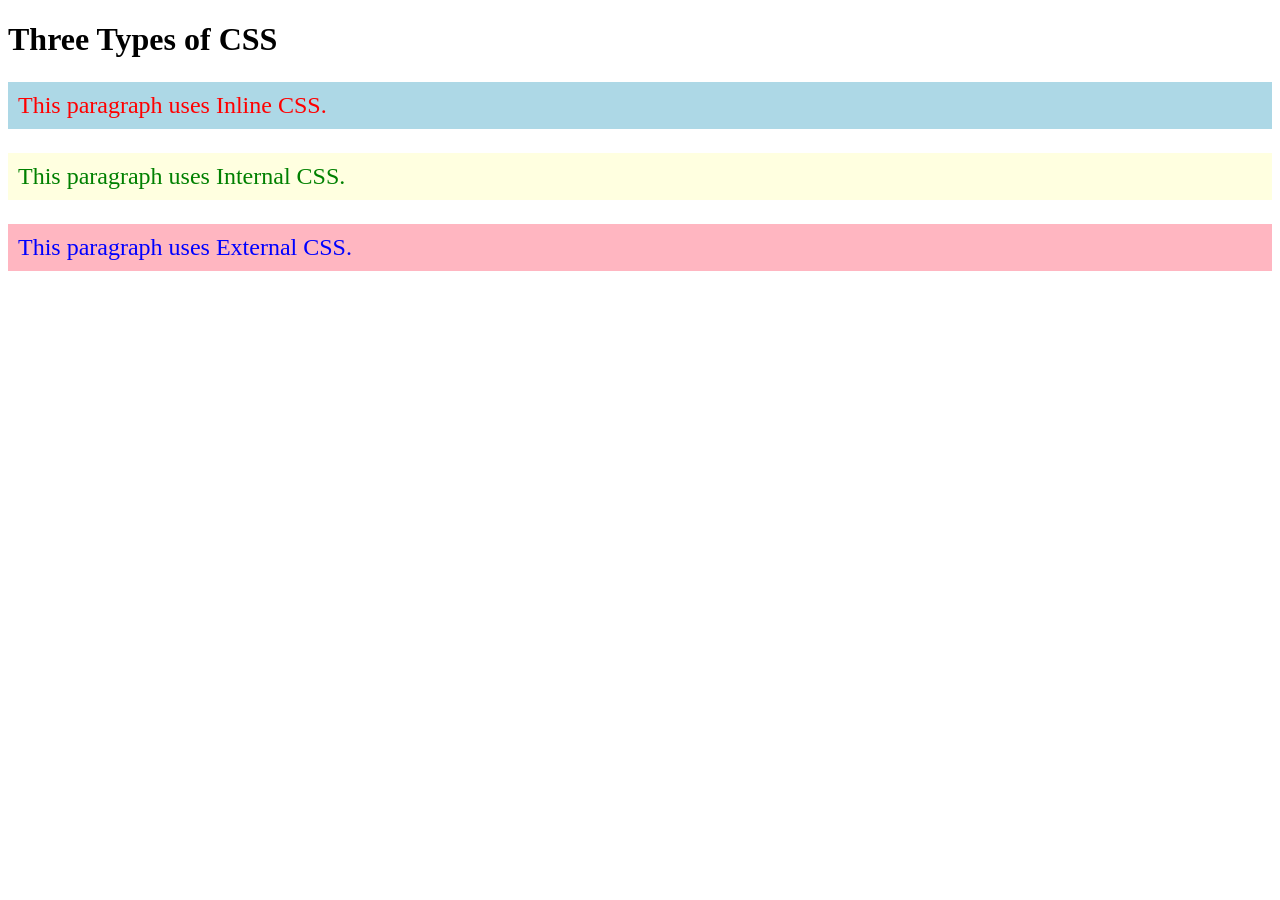
<file: 06_WT/Local_Labs_and_Notes/webd_lab/lab2/index.html>
<!DOCTYPE html>
<html>
<head>
    <title>Three Types of CSS</title>

    <!-- External CSS -->
    <link rel="stylesheet" href="style.css">

    <!-- Internal CSS -->
    <style>
        .internal {
            color: green;
            font-size: 24px;
            background-color: lightyellow;
            padding: 10px;
        }
    </style>
</head>

<body>

    <h1>Three Types of CSS</h1>

    <p style="color: red; font-size: 24px; background-color: lightblue; padding: 10px;">
        This paragraph uses Inline CSS.
    </p>

    <p class="internal">
        This paragraph uses Internal CSS.
    </p>

    <p class="external">
        This paragraph uses External CSS.
    </p>

</body>
</html>
</file>
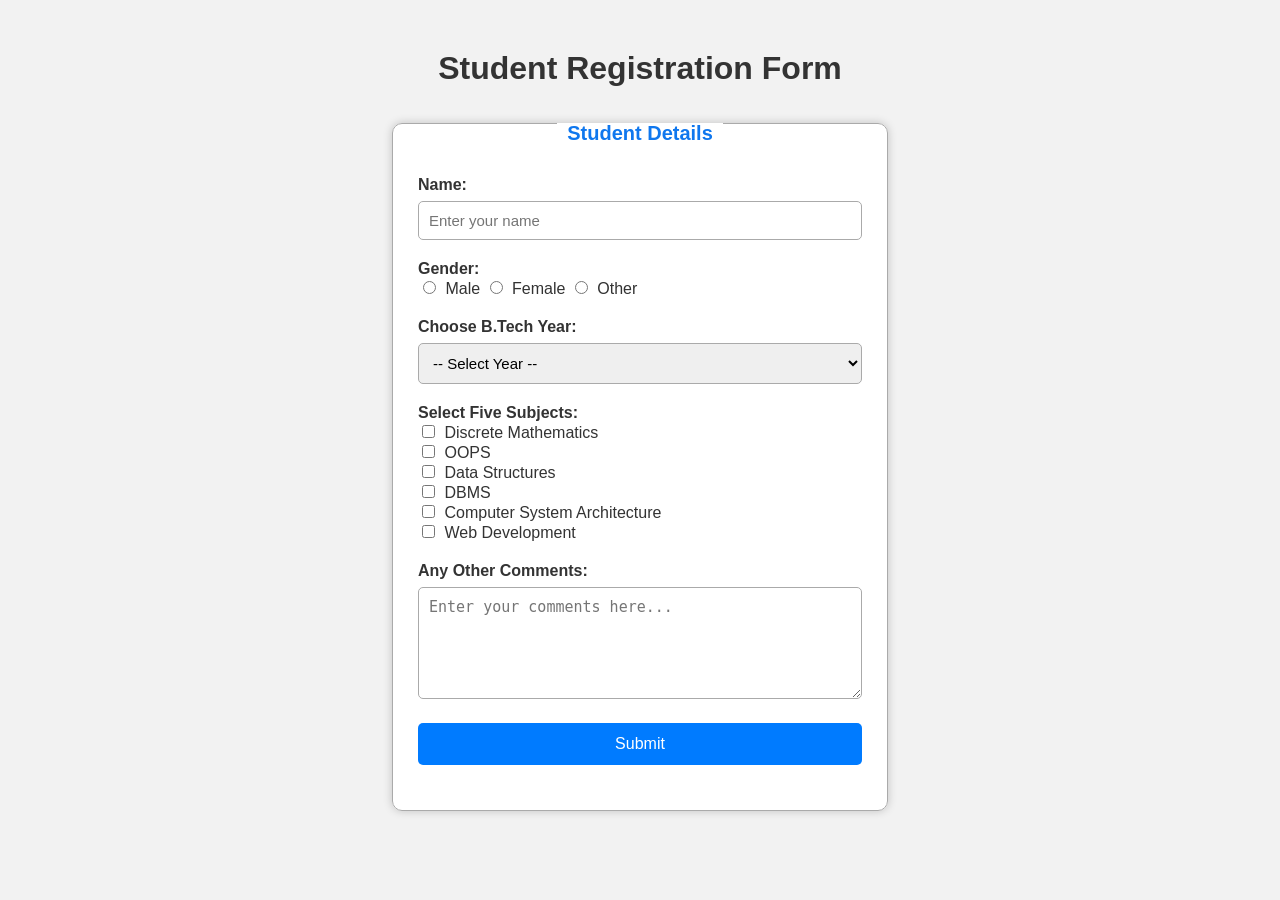
<file: 06_WT/Local_Labs_and_Notes/webd_lab/lab3/index.html>
<!DOCTYPE html>
<html lang="en">

<head>
    <meta charset="UTF-8">
    <meta name="viewport" content="width=device-width, initial-scale=1.0">
    <title>Student Registration Form</title>
    <link rel="stylesheet" href="style.css">
</head>

<body>

    <main>
        <h1>Student Registration Form</h1>

        <form>
            <fieldset>
                <legend>Student Details</legend>

                <p>
                    <label for="name">Name:</label><br>
                    <input type="text"
                           id="name"
                           name="name"
                           placeholder="Enter your name">
                </p>

                <p>
                    <label>Gender:</label><br>

                    <input type="radio"
                           id="male"
                           name="gender"
                           value="Male">
                    <label for="male">Male</label>

                    <input type="radio"
                           id="female"
                           name="gender"
                           value="Female">
                    <label for="female">Female</label>

                    <input type="radio"
                           id="other"
                           name="gender"
                           value="Other">
                    <label for="other">Other</label>
                </p>

                <p>
                    <label for="year">Choose B.Tech Year:</label><br>

                    <select id="year" name="year">
                        <option value="">-- Select Year --</option>
                        <option value="1">1st Year</option>
                        <option value="2">2nd Year</option>
                        <option value="3">3rd Year</option>
                        <option value="4">4th Year</option>
                    </select>
                </p>

                <p>
                    <label>Select Five Subjects:</label><br>

                    <input type="checkbox"
                           id="DSS"
                           name="subjects"
                           value="DSS">
                    <label for="maths">Discrete Mathematics</label><br>
                    <input type="checkbox"
                           id="oops"
                           name="subjects"
                           value="oops">
                    <label for="maths">OOPS</label><br>
                    <input type="checkbox"
                           id="dsa"
                           name="subjects"
                           value="Data Structures">
                    <label for="dsa">Data Structures</label><br>

                    <input type="checkbox"
                           id="dbms"
                           name="subjects"
                           value="DBMS">
                    <label for="dbms">DBMS</label><br>

                    <input type="checkbox"
                           id="os"
                           name="subjects"
                           value="Computer System Architecture">
                    <label for="os">Computer System Architecture</label><br>

                    <input type="checkbox"
                           id="web"
                           name="subjects"
                           value="Web Development">
                    <label for="web">Web Development</label>
                </p>

                <p>
                    <label for="comments">Any Other Comments:</label><br>

                    <textarea id="comments"
                              name="comments"
                              rows="5"
                              placeholder="Enter your comments here..."></textarea>
                </p>

                <p>
                    <input type="submit" value="Submit">
                </p>

            </fieldset>
        </form>
    </main>

</body>

</html>
</file>
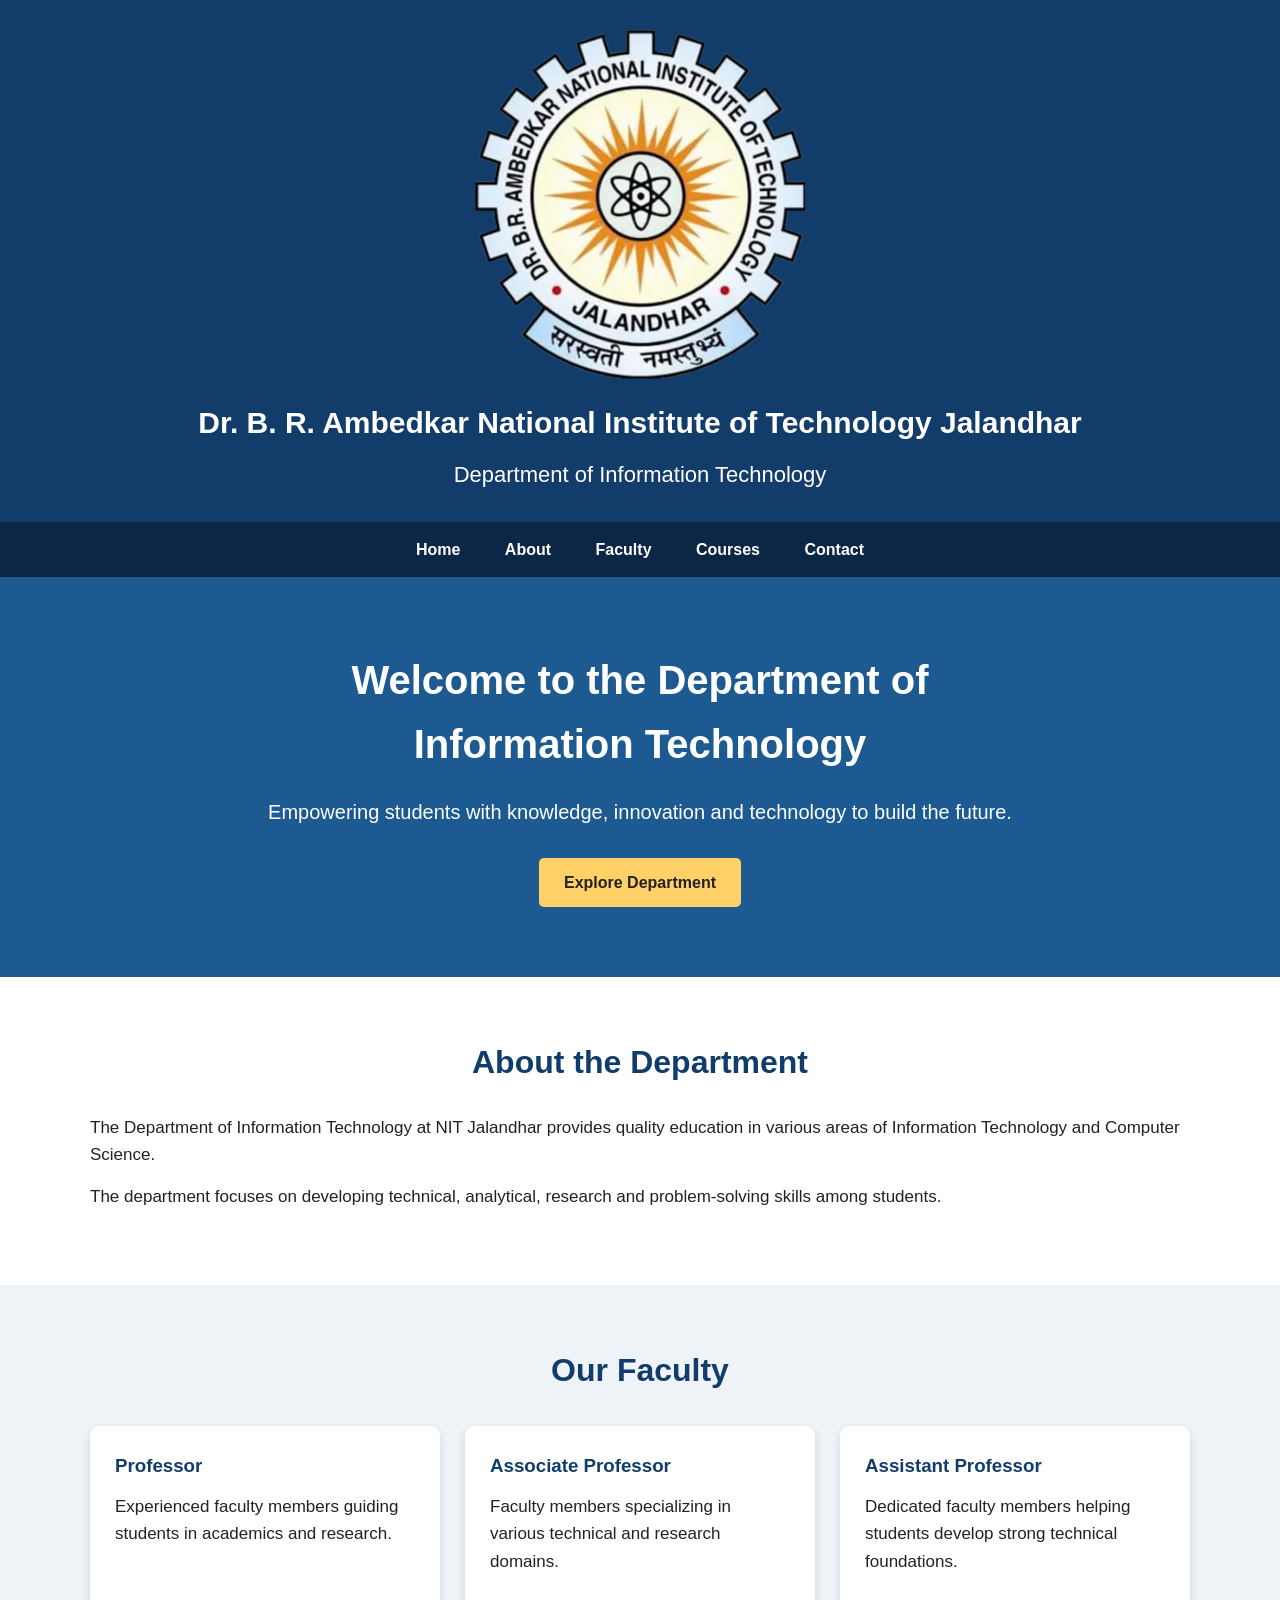
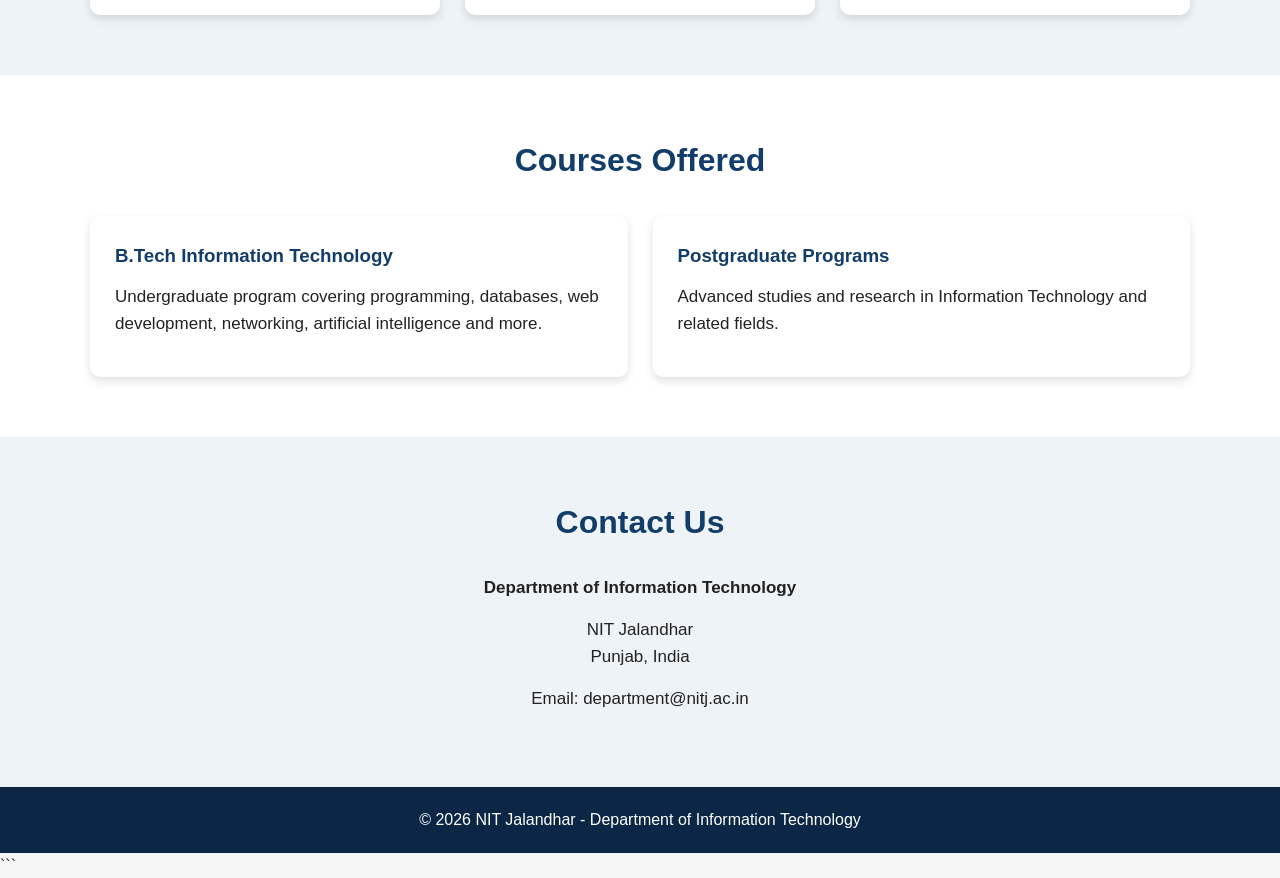
<file: 06_WT/Local_Labs_and_Notes/webd_lab/lab4/index.html>
<!DOCTYPE html>
<html lang="en">

<head>
    <meta charset="UTF-8">
    <meta name="viewport" content="width=device-width, initial-scale=1.0">
    <title>NIT Jalandhar - Department of IT</title>

    <link rel="stylesheet" href="style.css">
</head>

<body>

    <header>
        <div class="header-container">
            <img src="nitj_logo.webp" alt="NIT Jalandhar Logo" class="logo">
            <h1>Dr. B. R. Ambedkar National Institute of Technology Jalandhar</h1>
            <h2>Department of Information Technology</h2>
        </div>
    </header>


    <nav>
        <div class="nav-container">
            <a href="#home">Home</a>
            <a href="#about">About</a>
            <a href="#faculty">Faculty</a>
            <a href="#courses">Courses</a>
            <a href="#contact">Contact</a>
        </div>
    </nav>


    <main>

        <section id="home" class="hero">
            <div class="hero-content">

                <h2>Welcome to the Department of Information Technology</h2>

                <p>
                    Empowering students with knowledge, innovation
                    and technology to build the future.
                </p>

                <a href="#about" class="button">
                    Explore Department
                </a>

            </div>
        </section>


        <section id="about" class="section">

            <div class="container">

                <h2>About the Department</h2>

                <p>
                    The Department of Information Technology at NIT Jalandhar
                    provides quality education in various areas of Information
                    Technology and Computer Science.
                </p>

                <p>
                    The department focuses on developing technical,
                    analytical, research and problem-solving skills among
                    students.
                </p>

            </div>

        </section>


        <section id="faculty" class="section light">

            <div class="container">

                <h2>Our Faculty</h2>

                <div class="cards">

                    <article class="card">

                        <h3>Professor</h3>

                        <p>
                            Experienced faculty members guiding students
                            in academics and research.
                        </p>

                    </article>


                    <article class="card">

                        <h3>Associate Professor</h3>

                        <p>
                            Faculty members specializing in various
                            technical and research domains.
                        </p>

                    </article>


                    <article class="card">

                        <h3>Assistant Professor</h3>

                        <p>
                            Dedicated faculty members helping students
                            develop strong technical foundations.
                        </p>

                    </article>

                </div>

            </div>

        </section>


        <section id="courses" class="section">

            <div class="container">

                <h2>Courses Offered</h2>

                <div class="cards">

                    <article class="card">

                        <h3>B.Tech Information Technology</h3>

                        <p>
                            Undergraduate program covering programming,
                            databases, web development, networking,
                            artificial intelligence and more.
                        </p>

                    </article>


                    <article class="card">

                        <h3>Postgraduate Programs</h3>

                        <p>
                            Advanced studies and research in Information
                            Technology and related fields.
                        </p>

                    </article>

                </div>

            </div>

        </section>

        <section id="contact" class="section contact">

            <div class="container">

                <h2>Contact Us</h2>

                <p>
                    <strong>Department of Information Technology</strong>
                </p>

                <p>
                    NIT Jalandhar<br>
                    Punjab, India
                </p>

                <p>
                    Email: department@nitj.ac.in
                </p>

            </div>

        </section>

    </main>


    <footer>

        <p>
            &copy; 2026 NIT Jalandhar - Department of Information Technology
        </p>

    </footer>

</body>

</html>
```
</file>
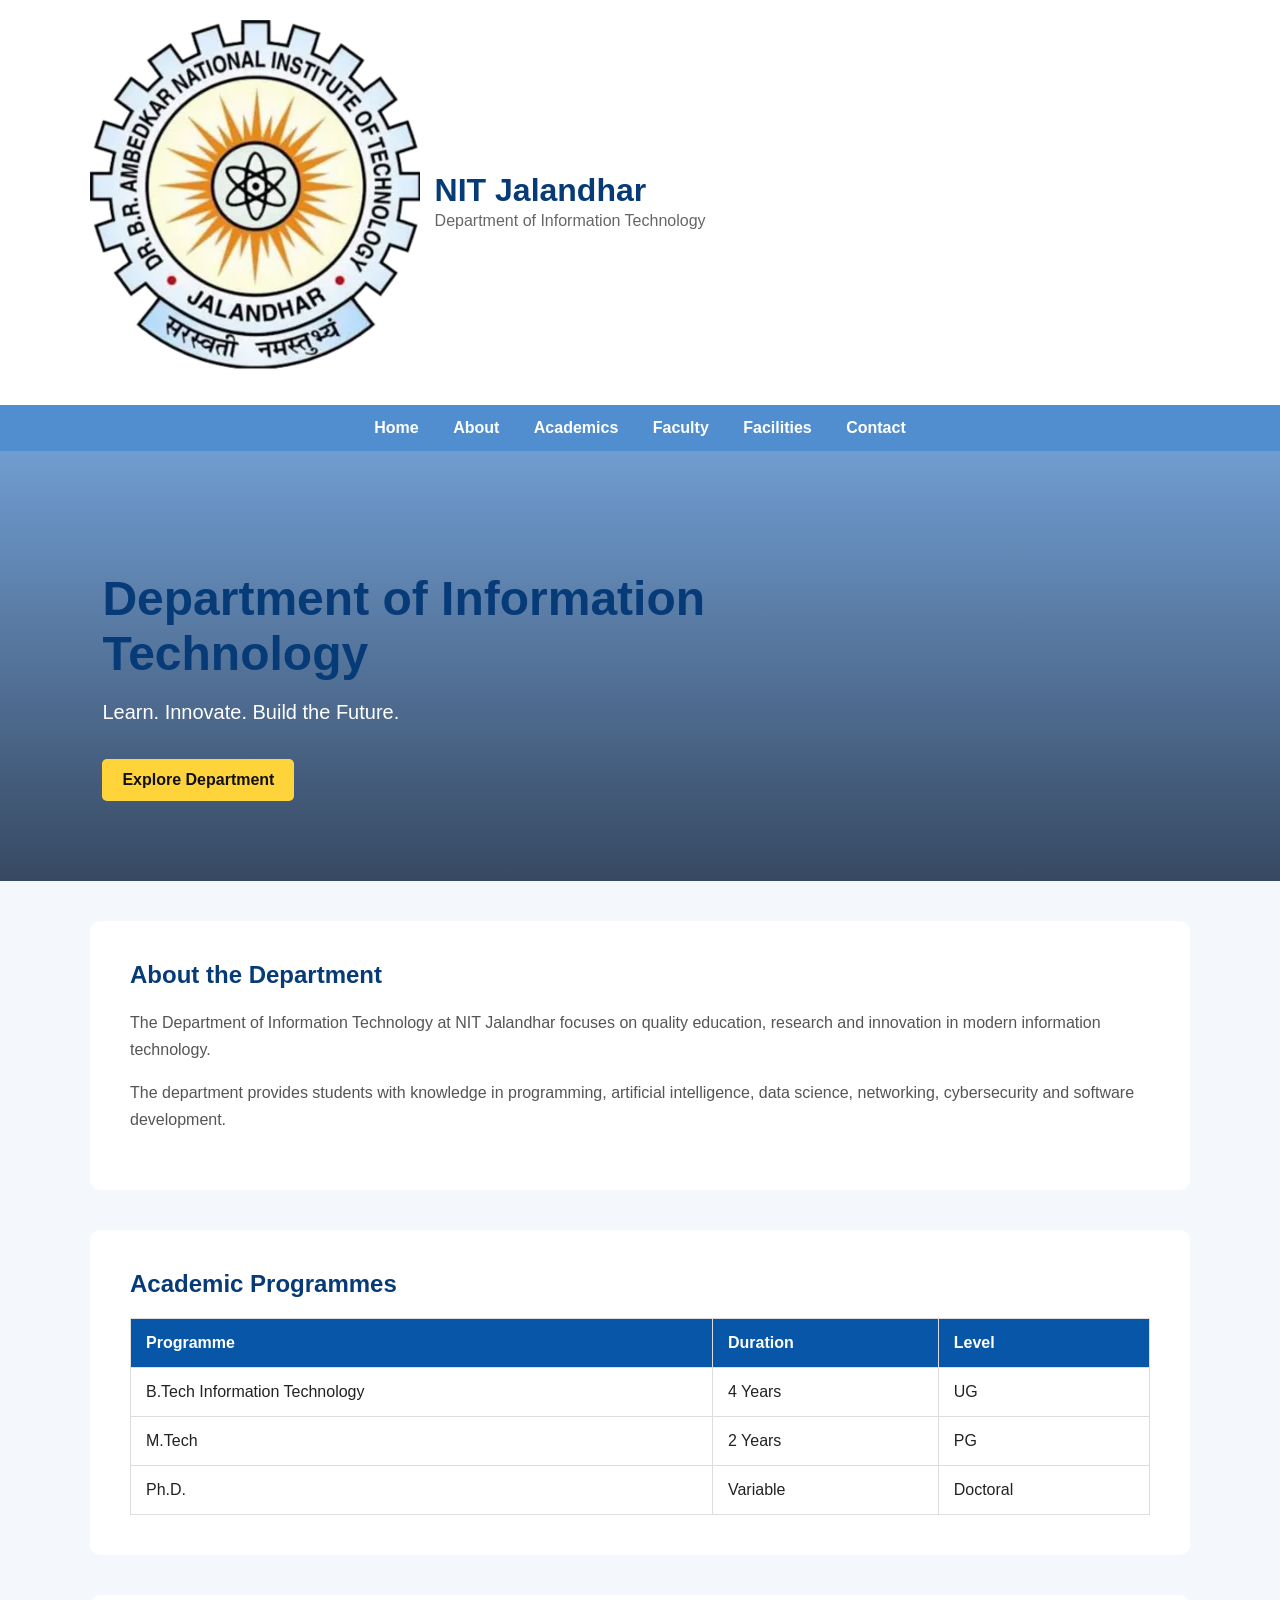
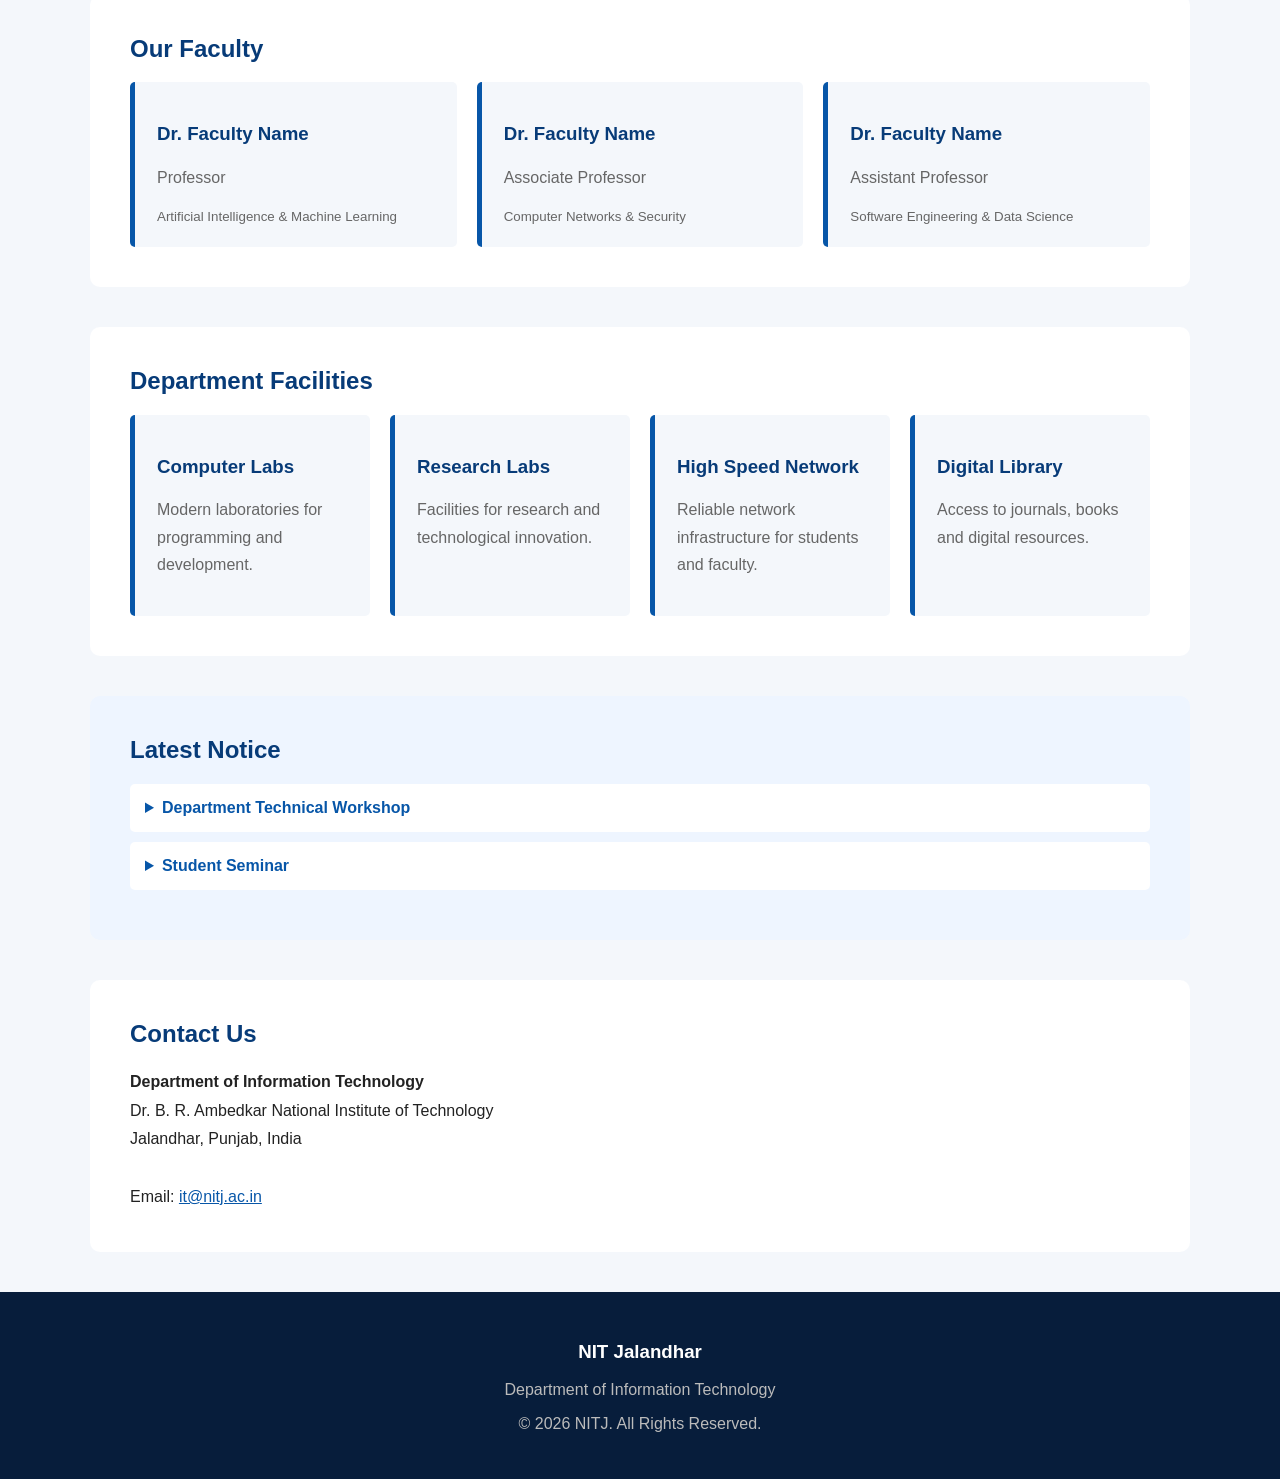
<file: 06_WT/Local_Labs_and_Notes/webd_lab/lab5/index.html>
<!DOCTYPE html>
<html lang="en">
<head>
    <meta charset="UTF-8">
    <meta name="viewport" content="width=device-width, initial-scale=1.0">
    <title>NITJ | IT Department</title>
    <link rel="stylesheet" href="style.css">
</head>

<body>

<header>

    <div class="head">
        <div class="logo">        <img src="nitj_logo.webp" alt="NITJ Logo"></div>
        <div>

            <h1>NIT Jalandhar</h1>
            <p>Department of Information Technology</p>
        </div>
    </div>

    <nav>
        <a href="#home">Home</a>
        <a href="#about">About</a>
        <a href="#courses">Academics</a>
        <a href="#faculty">Faculty</a>
        <a href="#facilities">Facilities</a>
        <a href="#contact">Contact</a>
    </nav>
</header>


<main>

<section id="home" class="hero">
    <h2>Department of Information Technology</h2>
    <p>Learn. Innovate. Build the Future.</p>
    <a href="#about" class="btn">Explore Department</a>
</section>


<section id="about">
    <h2>About the Department</h2>
    <article>
        <p>
            The Department of Information Technology at NIT Jalandhar
            focuses on quality education, research and innovation in
            modern information technology.
        </p>
        <p>
            The department provides students with knowledge in programming,
            artificial intelligence, data science, networking, cybersecurity
            and software development.
        </p>
    </article>
</section>


<section id="courses">
    <h2>Academic Programmes</h2>

    <table>
        <tr>
            <th>Programme</th>
            <th>Duration</th>
            <th>Level</th>
        </tr>
        <tr>
            <td>B.Tech Information Technology</td>
            <td>4 Years</td>
            <td>UG</td>
        </tr>
        <tr>
            <td>M.Tech</td>
            <td>2 Years</td>
            <td>PG</td>
        </tr>
        <tr>
            <td>Ph.D.</td>
            <td>Variable</td>
            <td>Doctoral</td>
        </tr>
    </table>
</section>


<section id="faculty">
    <h2>Our Faculty</h2>

    <div class="cards">
        <article class="card">
            <h3>Dr. Faculty Name</h3>
            <p>Professor</p>
            <small>Artificial Intelligence & Machine Learning</small>
        </article>

        <article class="card">
            <h3>Dr. Faculty Name</h3>
            <p>Associate Professor</p>
            <small>Computer Networks & Security</small>
        </article>

        <article class="card">
            <h3>Dr. Faculty Name</h3>
            <p>Assistant Professor</p>
            <small>Software Engineering & Data Science</small>
        </article>
    </div>
</section>


<section id="facilities">
    <h2>Department Facilities</h2>

    <div class="cards">
        <article class="card">
            <h3> Computer Labs</h3>
            <p>Modern laboratories for programming and development.</p>
        </article>

        <article class="card">
            <h3> Research Labs</h3>
            <p>Facilities for research and technological innovation.</p>
        </article>

        <article class="card">
            <h3> High Speed Network</h3>
            <p>Reliable network infrastructure for students and faculty.</p>
        </article>

        <article class="card">
            <h3> Digital Library</h3>
            <p>Access to journals, books and digital resources.</p>
        </article>
    </div>
</section>


<section class="notice">
    <h2>Latest Notice</h2>

    <details>
        <summary>Department Technical Workshop</summary>
        <p>
            A technical workshop on emerging technologies will be
            conducted for IT students.
        </p>
    </details>

    <details>
        <summary>Student Seminar</summary>
        <p>
            Students can participate in the upcoming departmental seminar.
        </p>
    </details>
</section>


<section id="contact">
    <h2>Contact Us</h2>

    <address>
        <strong>Department of Information Technology</strong><br>
        Dr. B. R. Ambedkar National Institute of Technology<br>
        Jalandhar, Punjab, India<br><br>

        Email:
        <a href="mailto:it@nitj.ac.in">it@nitj.ac.in</a>
    </address>
</section>

</main>


<footer>
    <h3>NIT Jalandhar</h3>
    <p>Department of Information Technology</p>
    <p>&copy; 2026 NITJ. All Rights Reserved.</p>
</footer>

</body>
</html>
</file>
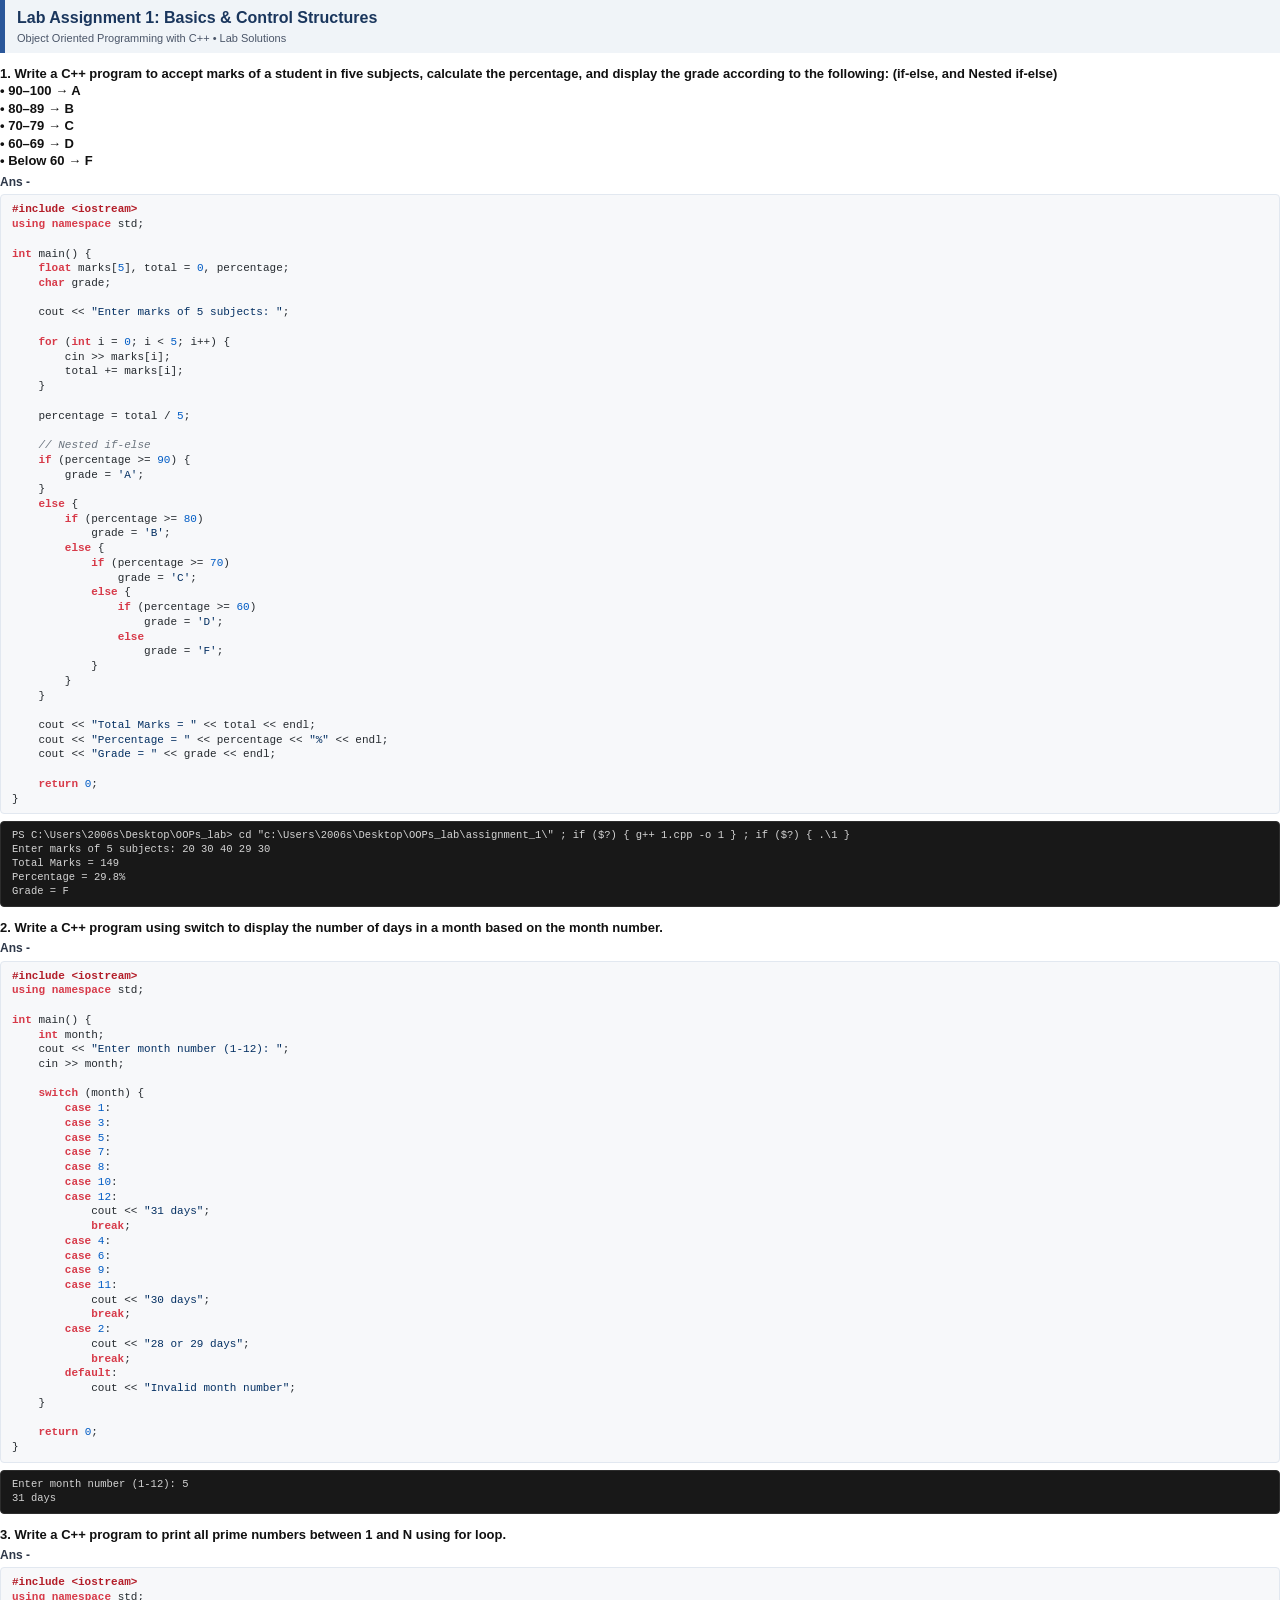
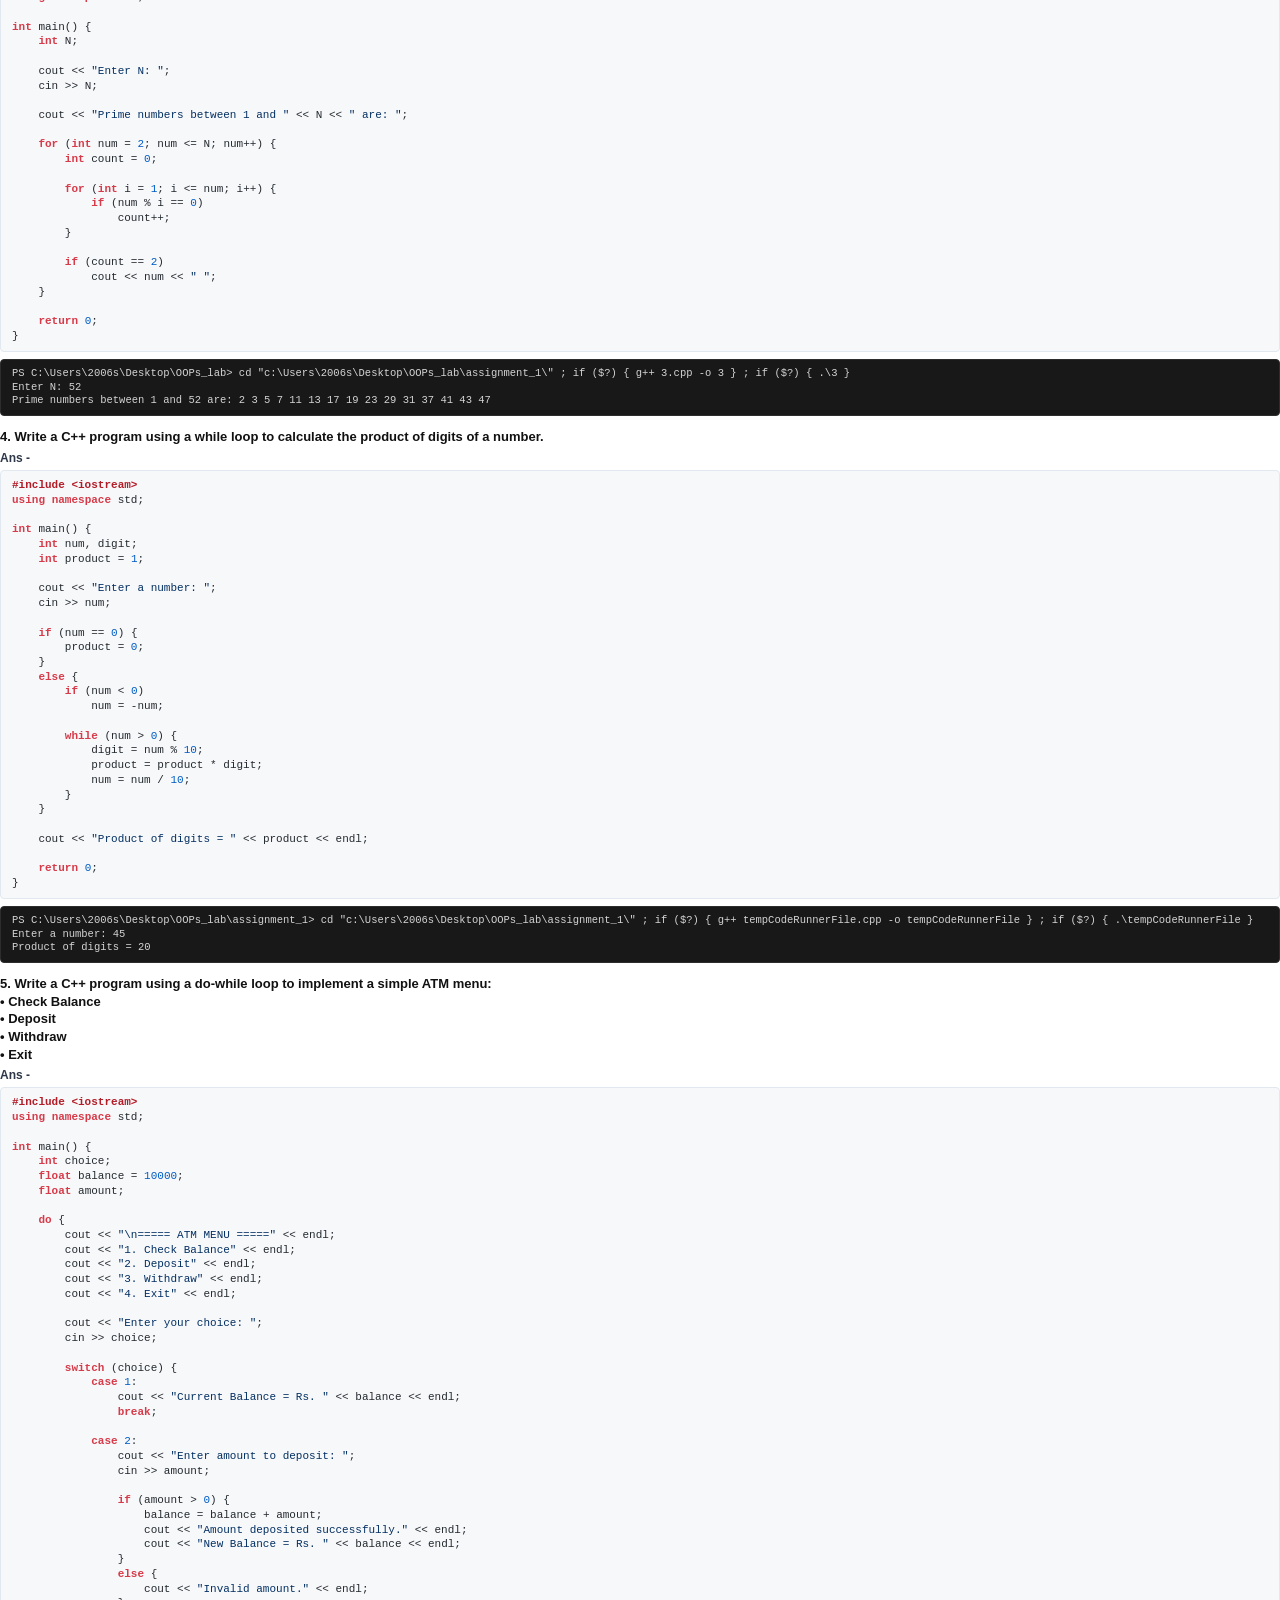
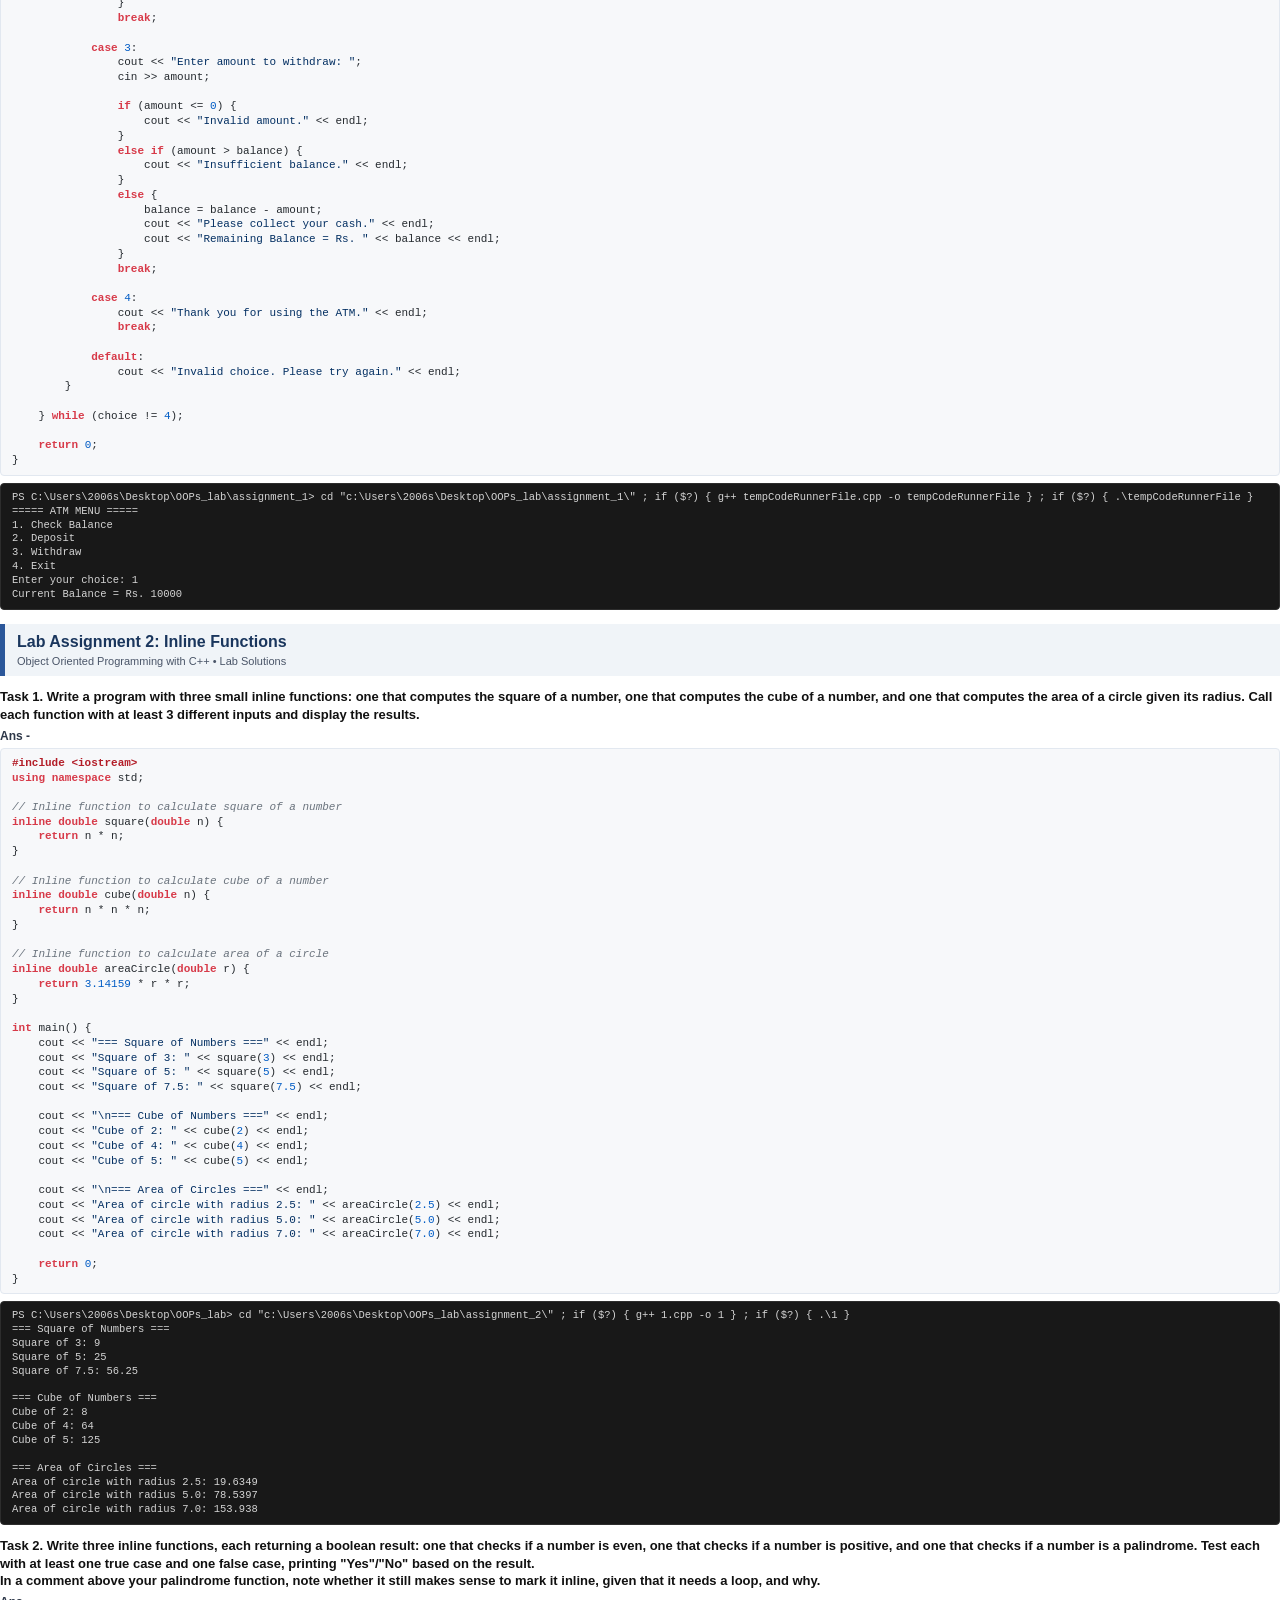
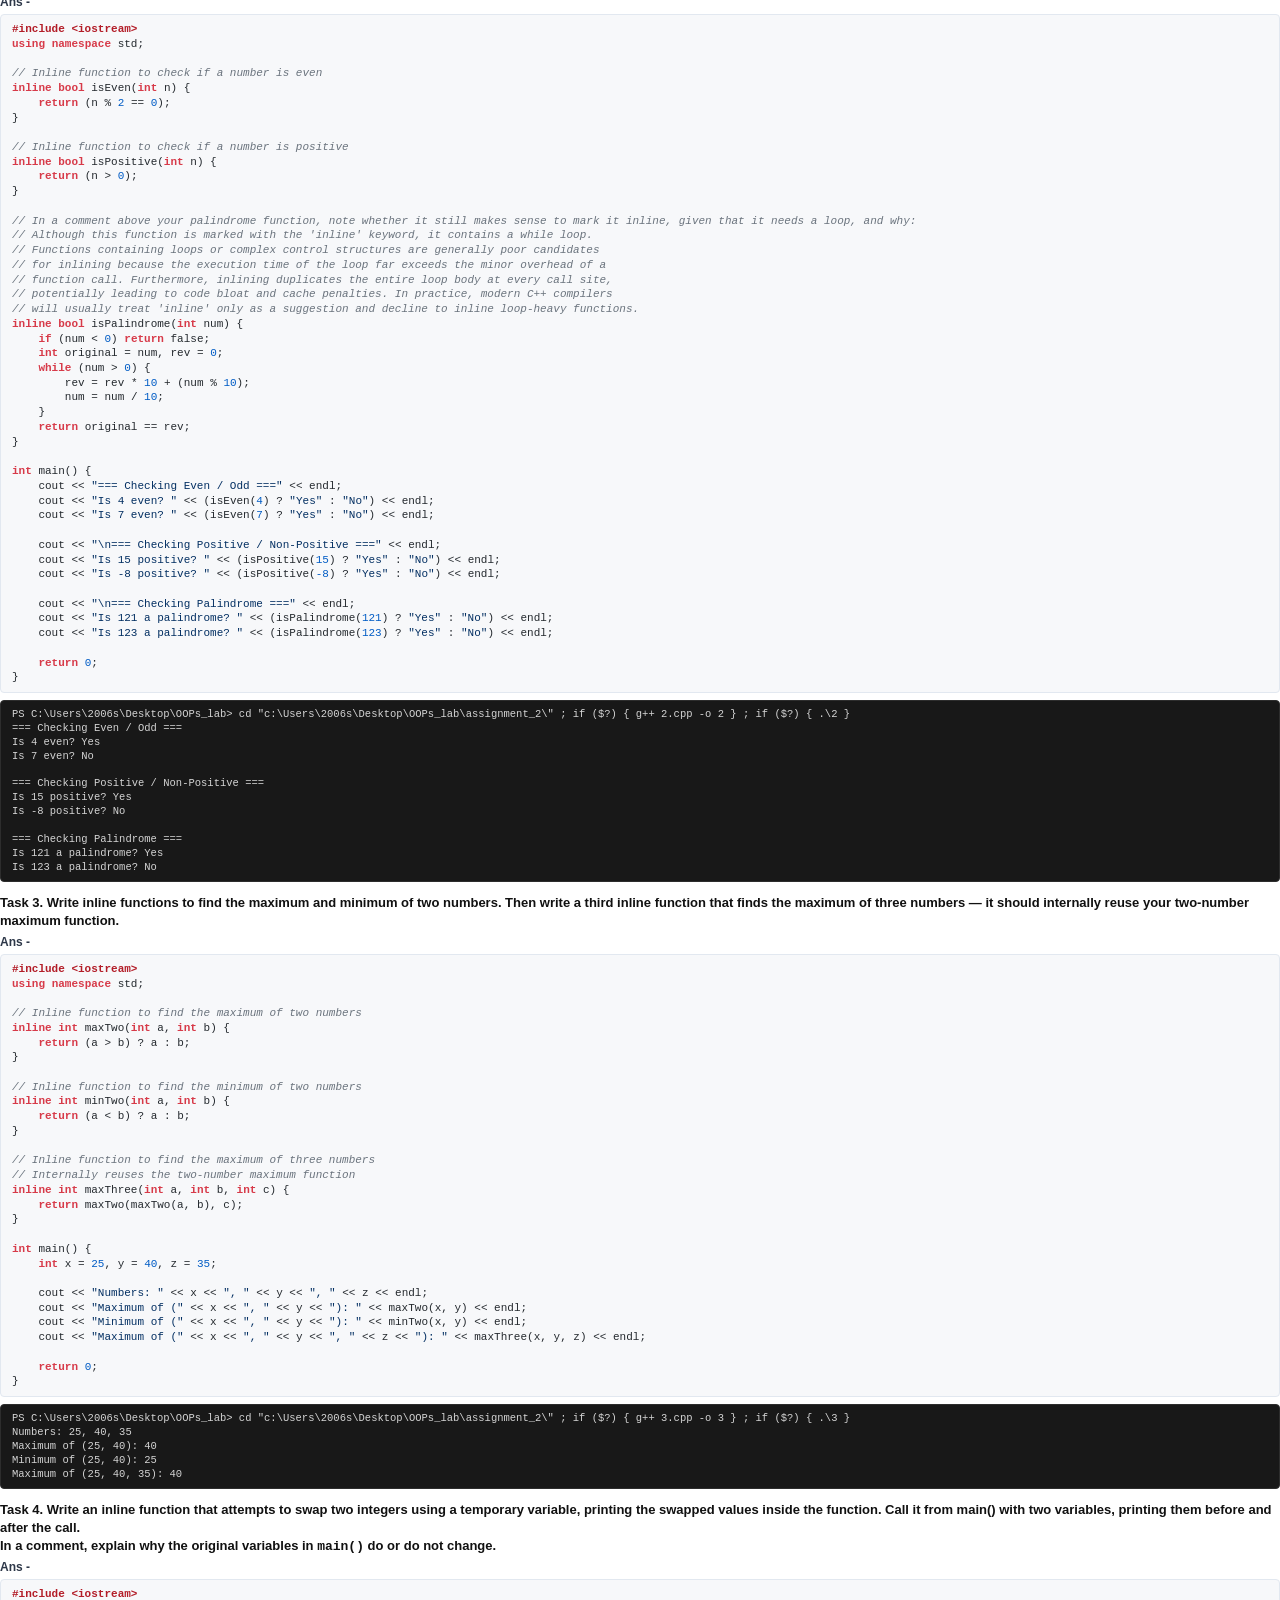
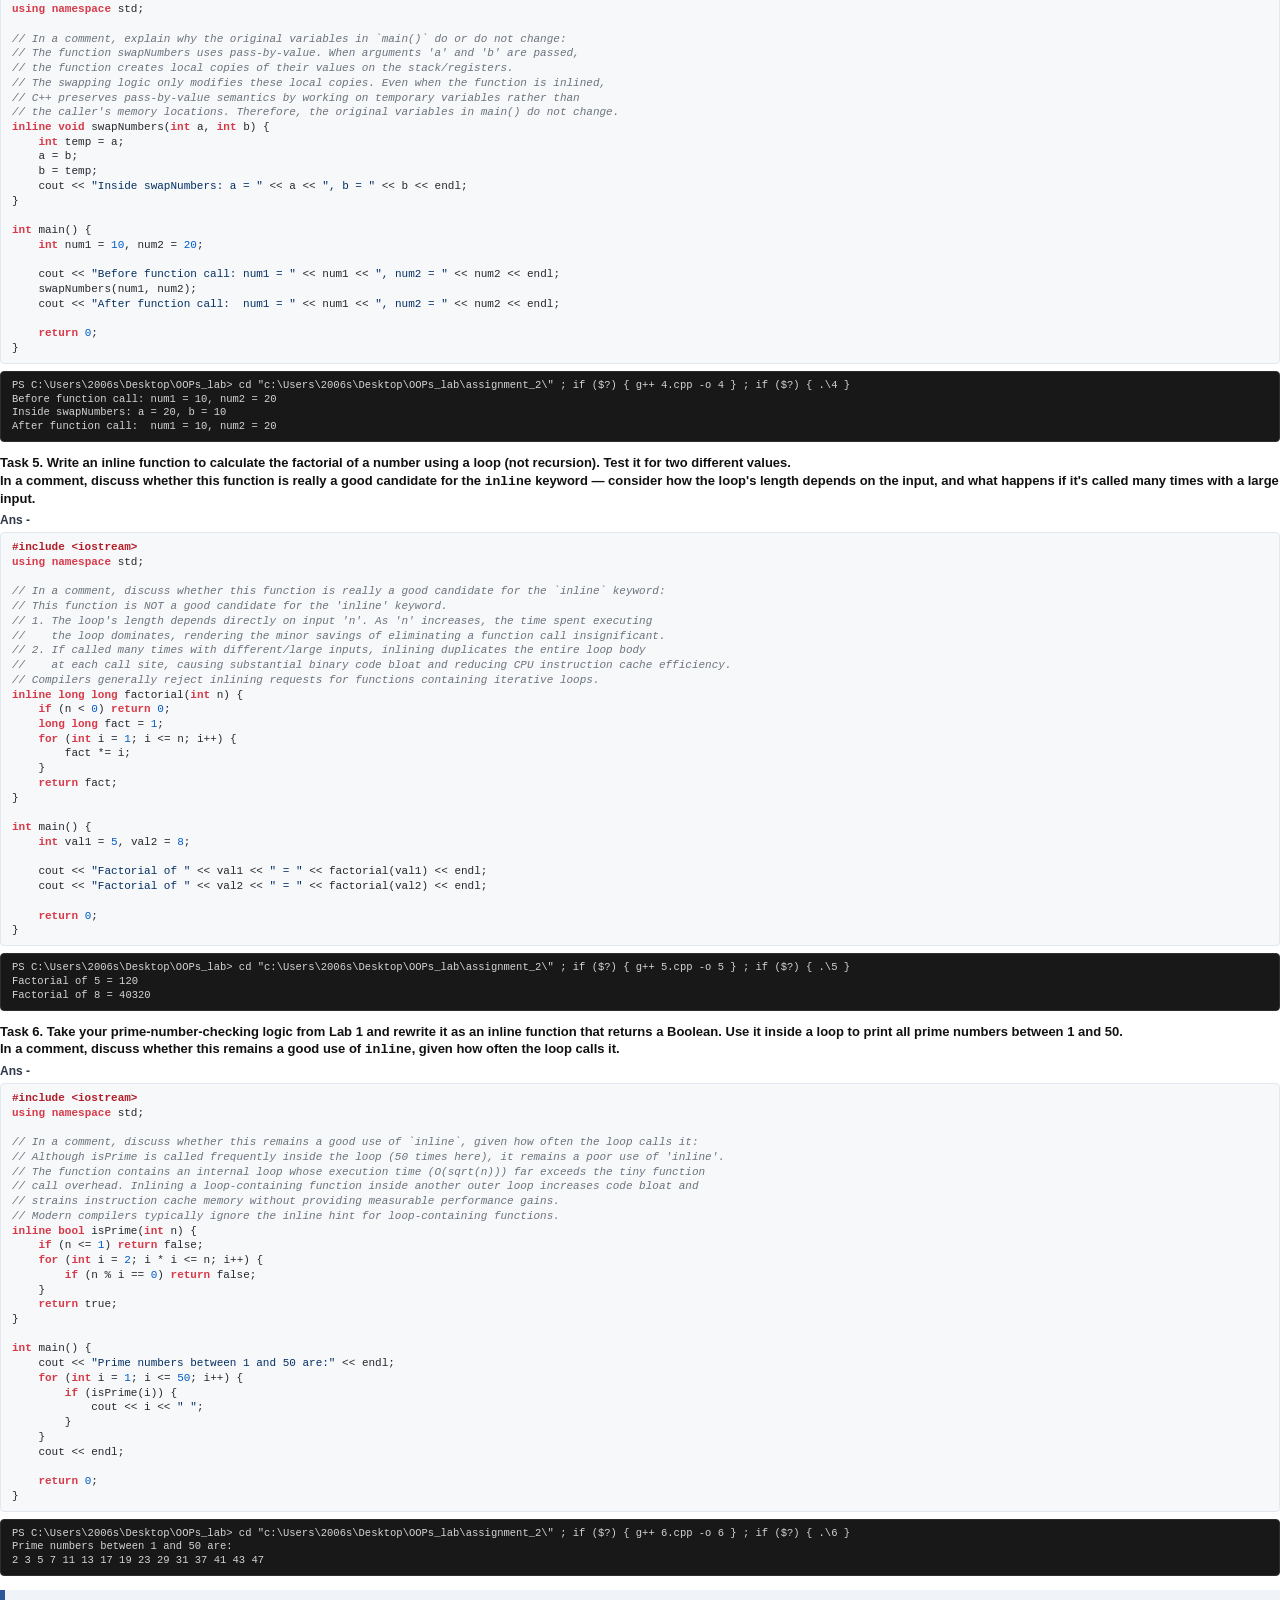
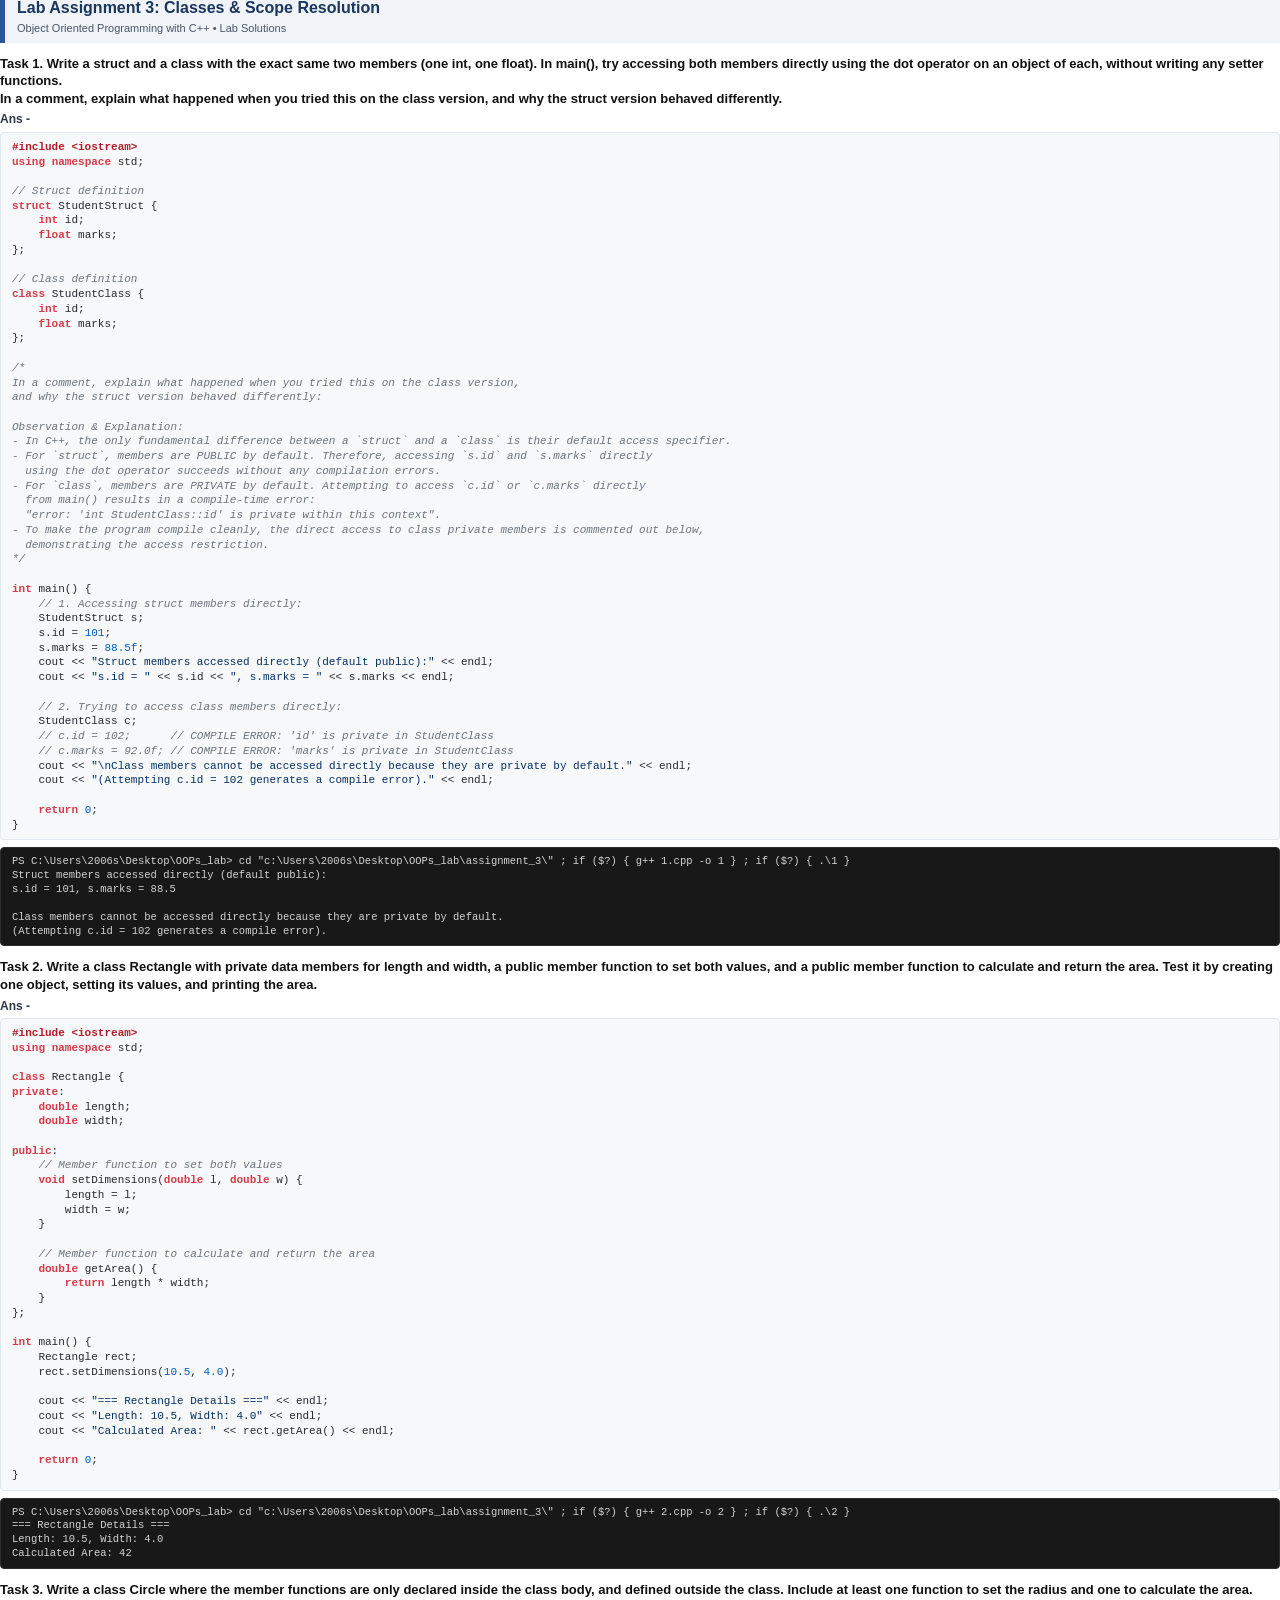
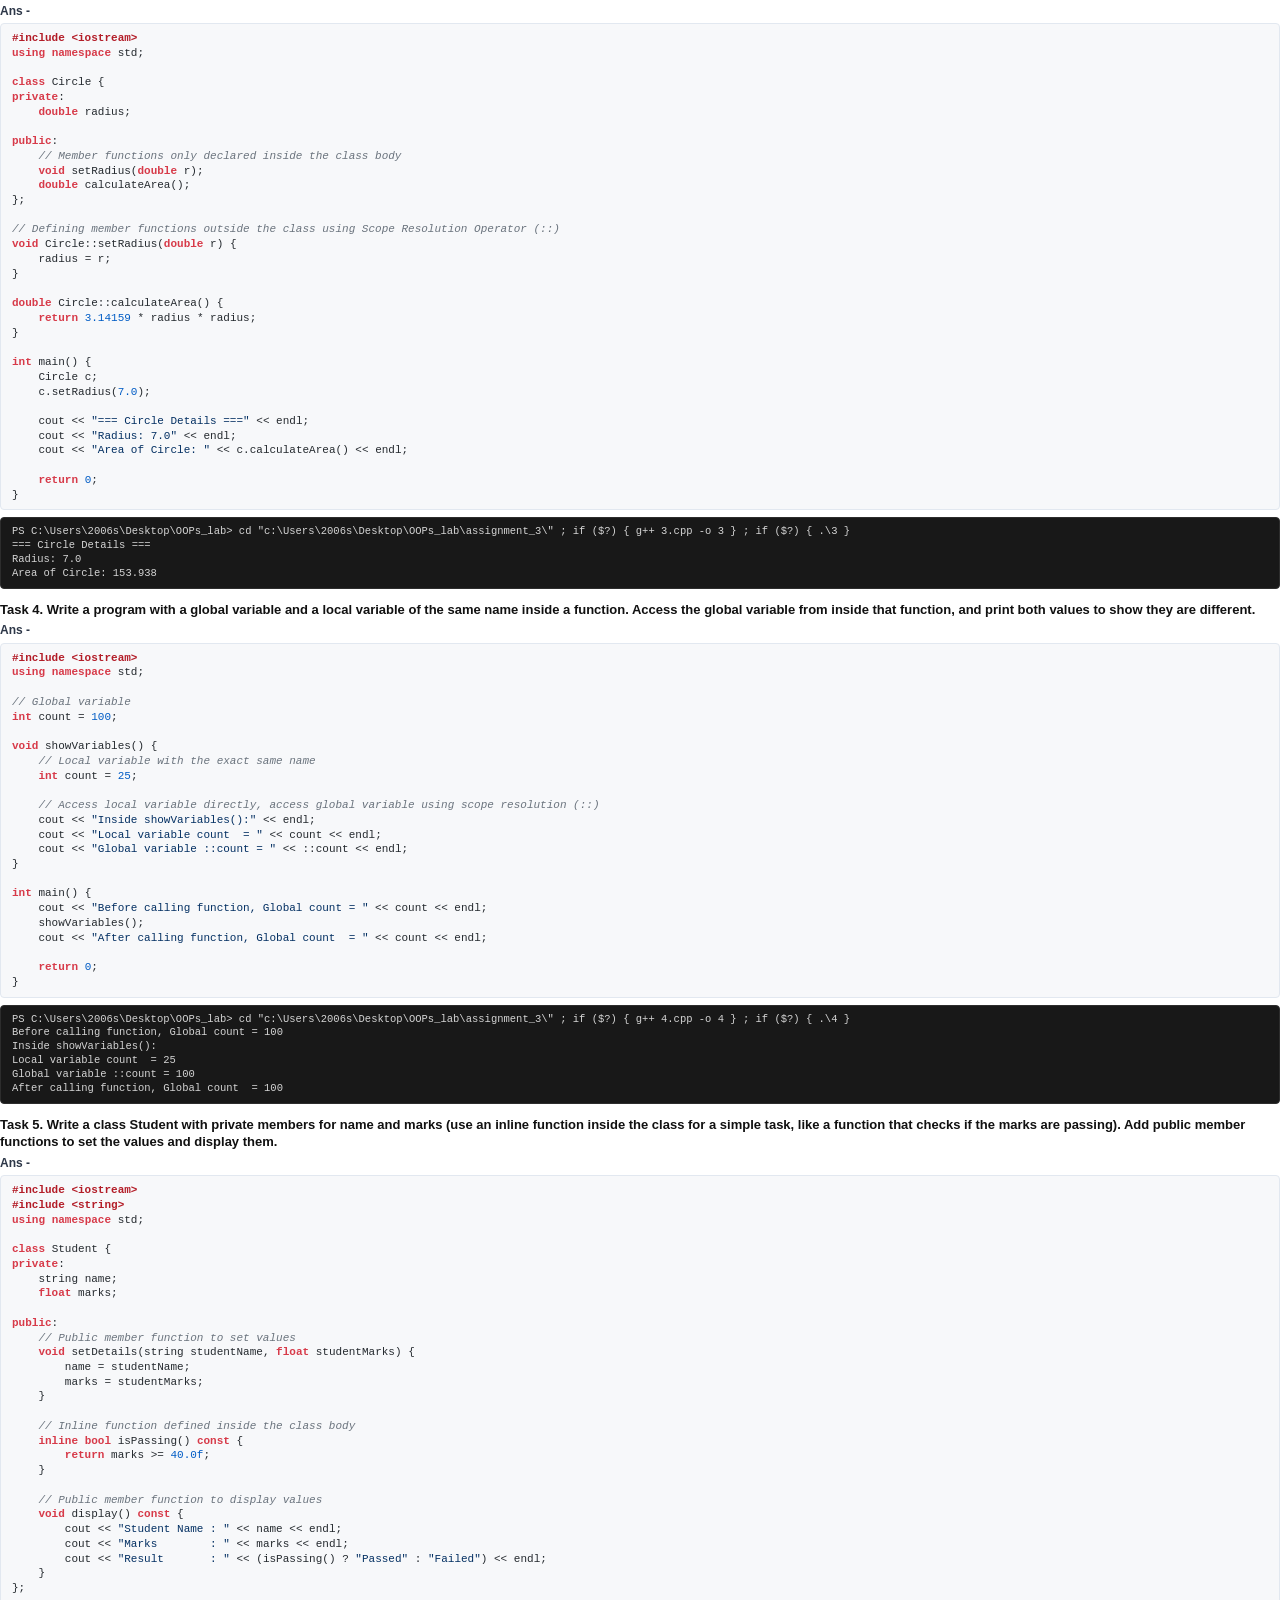
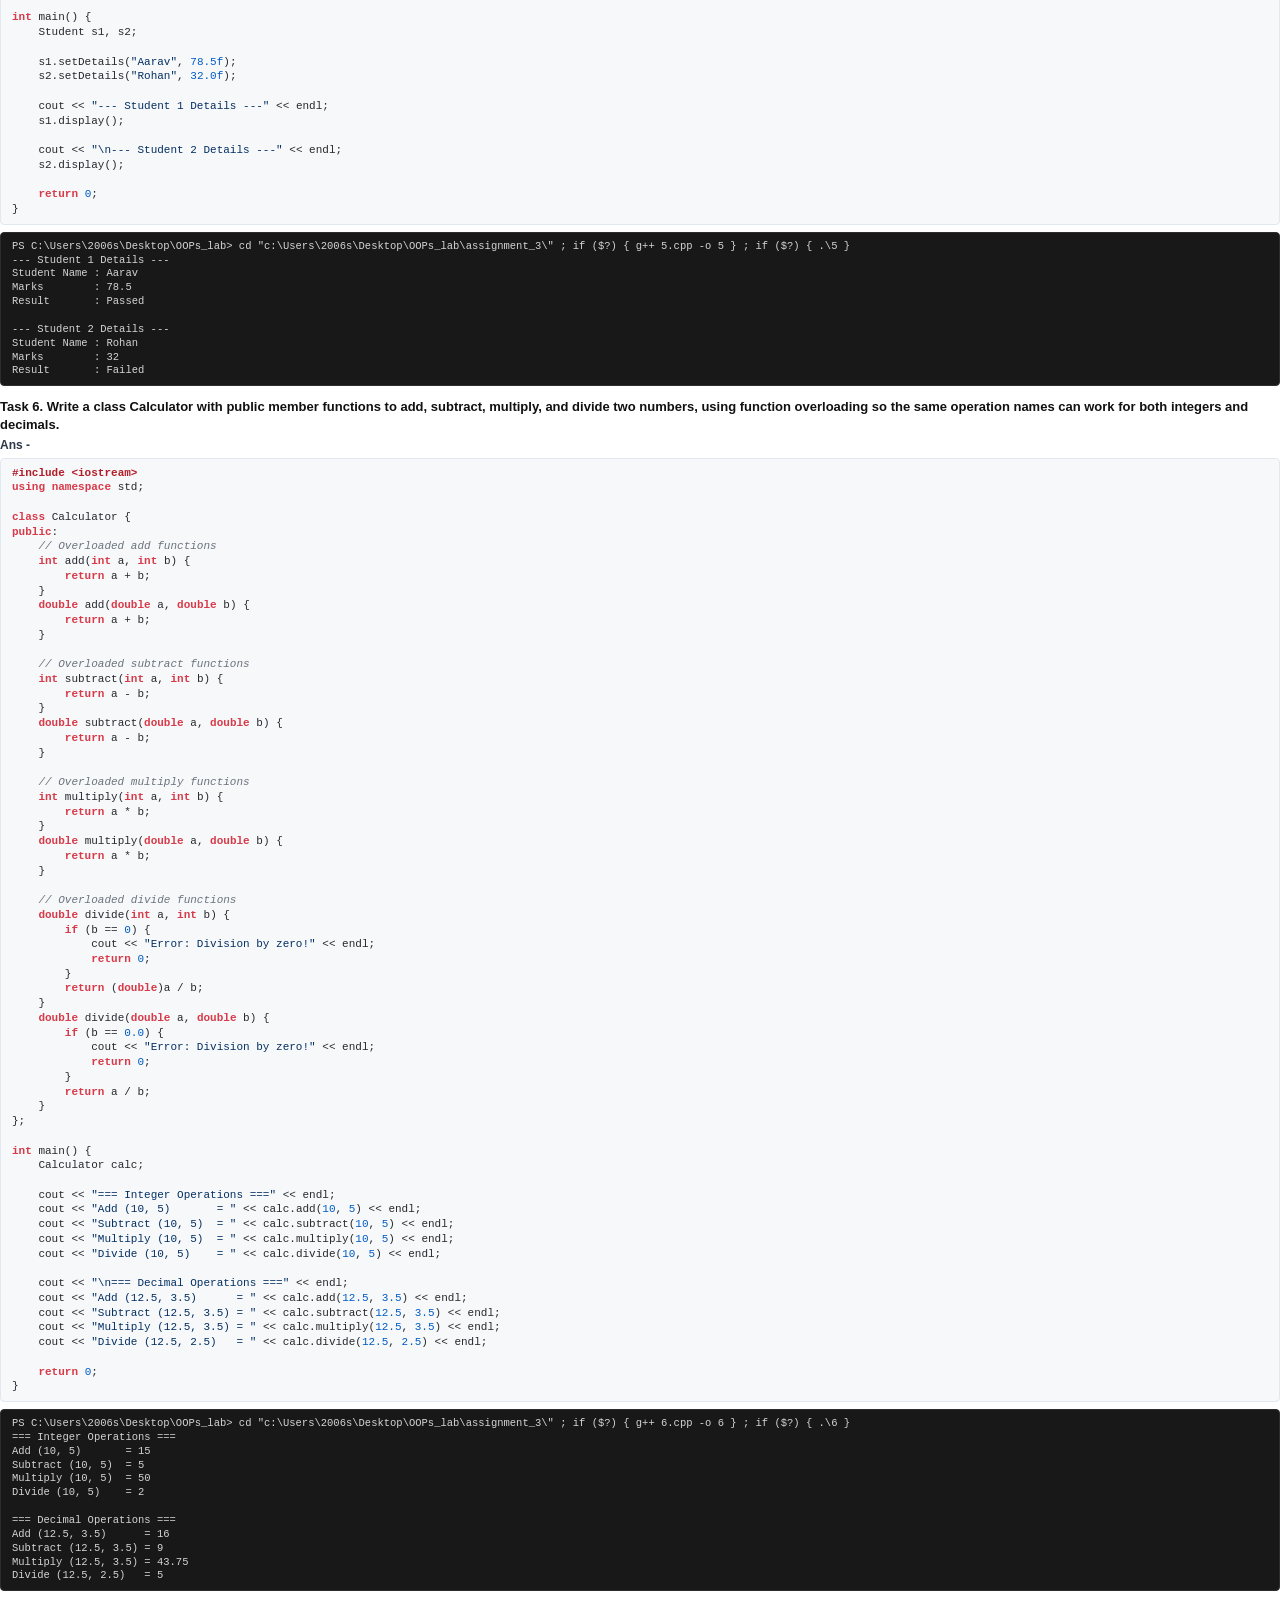
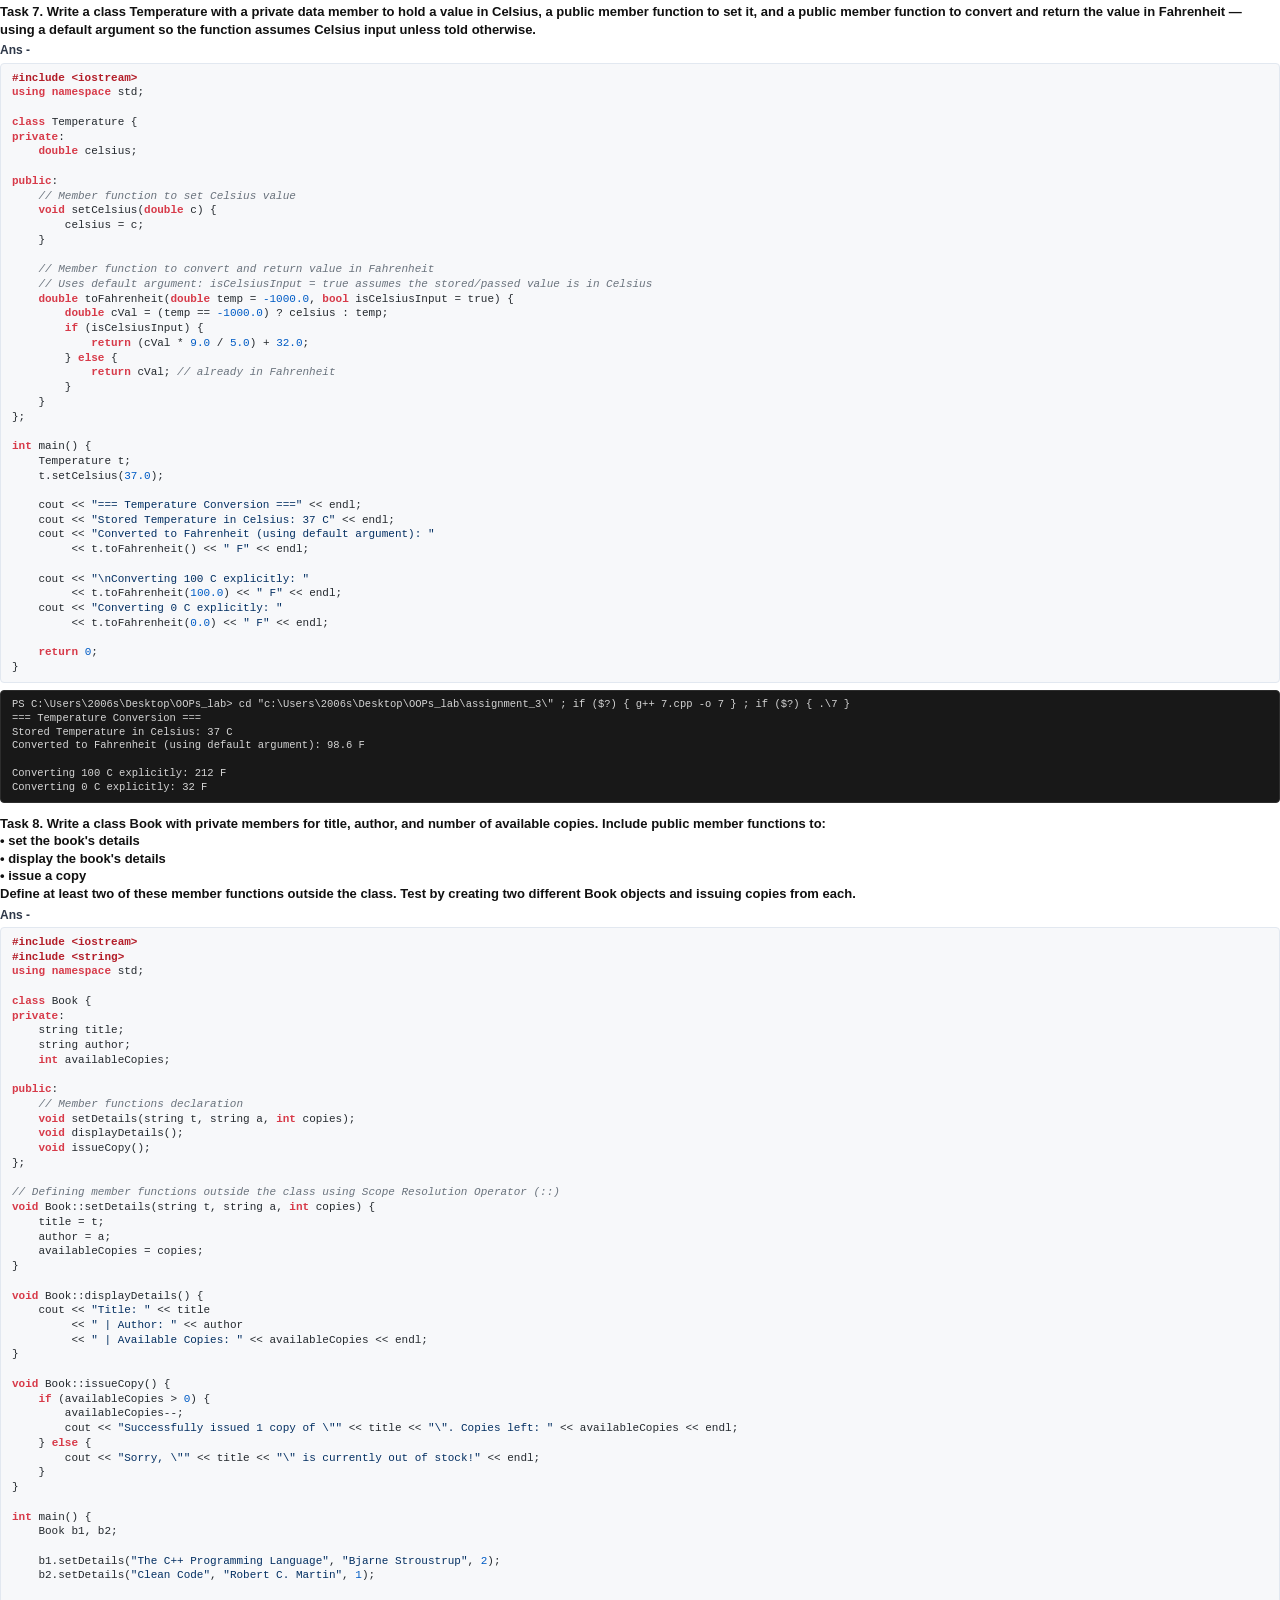
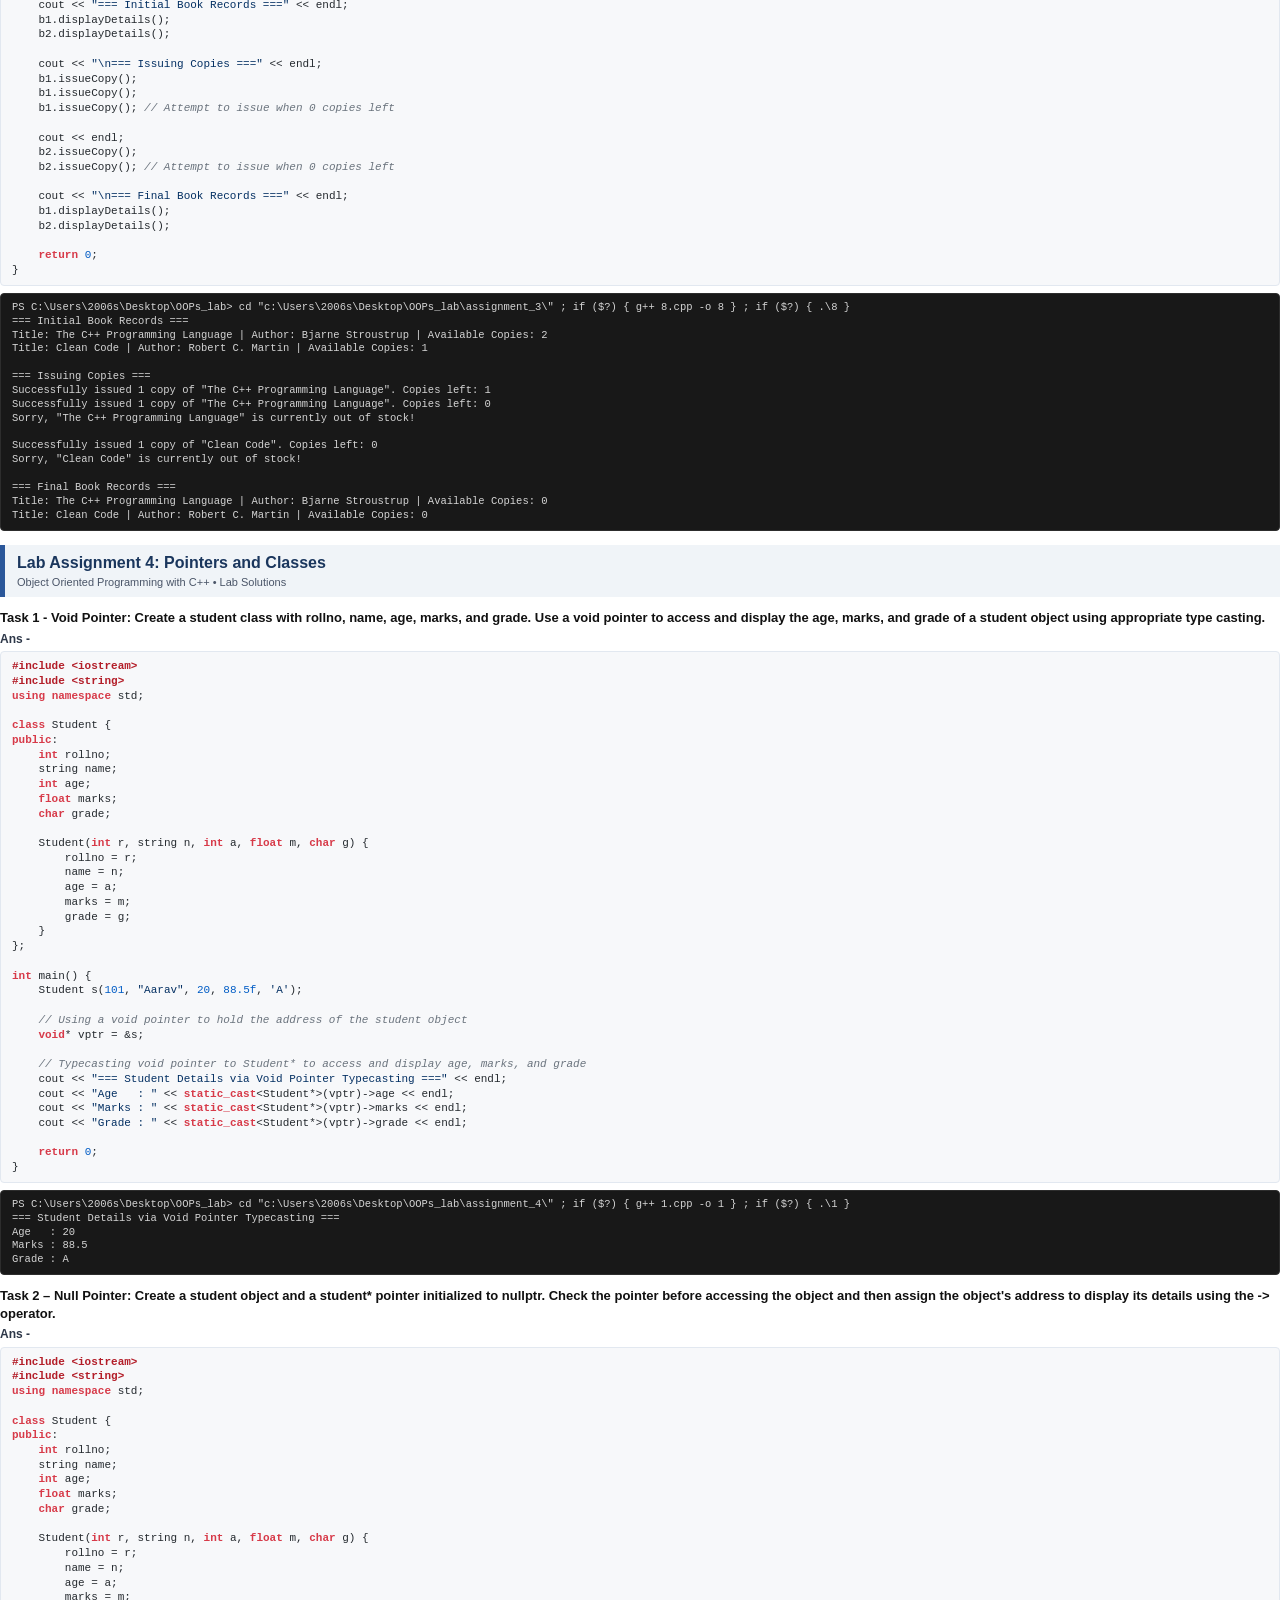
<file: 05_OOPS/Local_Labs_and_Notes/OOPs_lab/All_Assignments_1_to_5.html>
<!DOCTYPE html>
<html>
<head>
<meta charset="utf-8">
<title>OOP Lab Assignments (1 to 5)</title>
<style>
    @page {
        size: A4;
        margin: 12mm 14mm 12mm 14mm;
    }
    body {
        font-family: -apple-system, BlinkMacSystemFont, "Segoe UI", Roboto, Helvetica, Arial, sans-serif;
        color: #24292e;
        line-height: 1.36;
        font-size: 12.5px;
        margin: 0;
        padding: 0;
    }
    .assignment-header {
        text-align: left;
        background: #f0f4f8;
        border-left: 5px solid #2b579a;
        padding: 7px 12px;
        margin-top: 14px;
        margin-bottom: 12px;
        break-inside: avoid;
        break-after: avoid;
        page-break-inside: avoid;
        page-break-after: avoid;
    }
    .assignment-header:first-of-type {
        margin-top: 0;
    }
    .assignment-header h1 {
        margin: 0;
        color: #1a365d;
        font-size: 16px;
        font-weight: 700;
    }
    .assignment-header p {
        margin: 2px 0 0 0;
        color: #4a5568;
        font-size: 11px;
    }
    .task-container {
        margin-bottom: 12px;
    }
    .task-title {
        font-size: 13px;
        font-weight: 600;
        color: #111;
        margin-bottom: 4px;
        line-height: 1.35;
        break-after: avoid;
        page-break-after: avoid;
    }
    .task-ans {
        font-size: 12px;
        font-weight: 700;
        color: #2d3748;
        margin-bottom: 4px;
        break-after: avoid;
        page-break-after: avoid;
    }
    .code-box {
        background-color: #f7f8fa;
        border: 1px solid #e2e8f0;
        border-radius: 4px;
        padding: 7px 11px;
        margin-bottom: 7px;
        font-family: "Consolas", "Courier New", monospace;
        font-size: 11px;
        line-height: 1.34;
        white-space: pre-wrap;
        word-break: break-word;
        color: #24292e;
    }
    .terminal-box {
        background-color: #181818;
        color: #d4d4d4;
        border-radius: 4px;
        padding: 7px 11px;
        font-family: "Consolas", "Courier New", monospace;
        font-size: 10.5px;
        line-height: 1.32;
        white-space: pre-wrap;
        word-break: break-word;
        border: 1px solid #2d2d2d;
    }
    .code-box .c, .code-box .c1, .code-box .ch, .code-box .cm { color: #6a737d; font-style: italic; }
    .code-box .k, .code-box .kd, .code-box .kn, .code-box .kp, .code-box .kr, .code-box .kt { color: #d73a49; font-weight: 600; }
    .code-box .s, .code-box .s1, .code-box .s2, .code-box .sa, .code-box .sb, .code-box .sc, .code-box .sd, .code-box .se, .code-box .sh, .code-box .si, .code-box .sx, .code-box .sr, .code-box .ss { color: #032f62; }
    .code-box .cp, .code-box .cpf { color: #b31d28; font-weight: 600; }
    .code-box .m, .code-box .mb, .code-box .mf, .code-box .mh, .code-box .mi, .code-box .il, .code-box .mo { color: #005cc5; }
</style>
</head>
<body>

<div class="assignment-header">
    <h1>Lab Assignment 1: Basics & Control Structures</h1>
    <p>Object Oriented Programming with C++ &bull; Lab Solutions</p>
</div>

<div class="task-container">
    <div class="task-title">1. Write a C++ program to accept marks of a student in five subjects, calculate the percentage, and display the grade according to the following: (if-else, and Nested if-else)<br>&bull; 90–100 &rarr; A<br>&bull; 80–89 &rarr; B<br>&bull; 70–79 &rarr; C<br>&bull; 60–69 &rarr; D<br>&bull; Below 60 &rarr; F</div>
    <div class="task-ans">Ans -</div>
    <div class="code-box"><span class="cp">#include</span><span class="w"> </span><span class="cpf">&lt;iostream&gt;</span>
<span class="k">using</span><span class="w"> </span><span class="k">namespace</span><span class="w"> </span><span class="nn">std</span><span class="p">;</span>

<span class="kt">int</span><span class="w"> </span><span class="nf">main</span><span class="p">()</span><span class="w"> </span><span class="p">{</span>
<span class="w">    </span><span class="kt">float</span><span class="w"> </span><span class="n">marks</span><span class="p">[</span><span class="mi">5</span><span class="p">],</span><span class="w"> </span><span class="n">total</span><span class="w"> </span><span class="o">=</span><span class="w"> </span><span class="mi">0</span><span class="p">,</span><span class="w"> </span><span class="n">percentage</span><span class="p">;</span>
<span class="w">    </span><span class="kt">char</span><span class="w"> </span><span class="n">grade</span><span class="p">;</span>

<span class="w">    </span><span class="n">cout</span><span class="w"> </span><span class="o">&lt;&lt;</span><span class="w"> </span><span class="s">&quot;Enter marks of 5 subjects: &quot;</span><span class="p">;</span>

<span class="w">    </span><span class="k">for</span><span class="w"> </span><span class="p">(</span><span class="kt">int</span><span class="w"> </span><span class="n">i</span><span class="w"> </span><span class="o">=</span><span class="w"> </span><span class="mi">0</span><span class="p">;</span><span class="w"> </span><span class="n">i</span><span class="w"> </span><span class="o">&lt;</span><span class="w"> </span><span class="mi">5</span><span class="p">;</span><span class="w"> </span><span class="n">i</span><span class="o">++</span><span class="p">)</span><span class="w"> </span><span class="p">{</span>
<span class="w">        </span><span class="n">cin</span><span class="w"> </span><span class="o">&gt;&gt;</span><span class="w"> </span><span class="n">marks</span><span class="p">[</span><span class="n">i</span><span class="p">];</span>
<span class="w">        </span><span class="n">total</span><span class="w"> </span><span class="o">+=</span><span class="w"> </span><span class="n">marks</span><span class="p">[</span><span class="n">i</span><span class="p">];</span>
<span class="w">    </span><span class="p">}</span>

<span class="w">    </span><span class="n">percentage</span><span class="w"> </span><span class="o">=</span><span class="w"> </span><span class="n">total</span><span class="w"> </span><span class="o">/</span><span class="w"> </span><span class="mi">5</span><span class="p">;</span>

<span class="w">    </span><span class="c1">// Nested if-else</span>
<span class="w">    </span><span class="k">if</span><span class="w"> </span><span class="p">(</span><span class="n">percentage</span><span class="w"> </span><span class="o">&gt;=</span><span class="w"> </span><span class="mi">90</span><span class="p">)</span><span class="w"> </span><span class="p">{</span>
<span class="w">        </span><span class="n">grade</span><span class="w"> </span><span class="o">=</span><span class="w"> </span><span class="sc">&#39;A&#39;</span><span class="p">;</span>
<span class="w">    </span><span class="p">}</span>
<span class="w">    </span><span class="k">else</span><span class="w"> </span><span class="p">{</span>
<span class="w">        </span><span class="k">if</span><span class="w"> </span><span class="p">(</span><span class="n">percentage</span><span class="w"> </span><span class="o">&gt;=</span><span class="w"> </span><span class="mi">80</span><span class="p">)</span>
<span class="w">            </span><span class="n">grade</span><span class="w"> </span><span class="o">=</span><span class="w"> </span><span class="sc">&#39;B&#39;</span><span class="p">;</span>
<span class="w">        </span><span class="k">else</span><span class="w"> </span><span class="p">{</span>
<span class="w">            </span><span class="k">if</span><span class="w"> </span><span class="p">(</span><span class="n">percentage</span><span class="w"> </span><span class="o">&gt;=</span><span class="w"> </span><span class="mi">70</span><span class="p">)</span>
<span class="w">                </span><span class="n">grade</span><span class="w"> </span><span class="o">=</span><span class="w"> </span><span class="sc">&#39;C&#39;</span><span class="p">;</span>
<span class="w">            </span><span class="k">else</span><span class="w"> </span><span class="p">{</span>
<span class="w">                </span><span class="k">if</span><span class="w"> </span><span class="p">(</span><span class="n">percentage</span><span class="w"> </span><span class="o">&gt;=</span><span class="w"> </span><span class="mi">60</span><span class="p">)</span>
<span class="w">                    </span><span class="n">grade</span><span class="w"> </span><span class="o">=</span><span class="w"> </span><span class="sc">&#39;D&#39;</span><span class="p">;</span>
<span class="w">                </span><span class="k">else</span>
<span class="w">                    </span><span class="n">grade</span><span class="w"> </span><span class="o">=</span><span class="w"> </span><span class="sc">&#39;F&#39;</span><span class="p">;</span>
<span class="w">            </span><span class="p">}</span>
<span class="w">        </span><span class="p">}</span>
<span class="w">    </span><span class="p">}</span>

<span class="w">    </span><span class="n">cout</span><span class="w"> </span><span class="o">&lt;&lt;</span><span class="w"> </span><span class="s">&quot;Total Marks = &quot;</span><span class="w"> </span><span class="o">&lt;&lt;</span><span class="w"> </span><span class="n">total</span><span class="w"> </span><span class="o">&lt;&lt;</span><span class="w"> </span><span class="n">endl</span><span class="p">;</span>
<span class="w">    </span><span class="n">cout</span><span class="w"> </span><span class="o">&lt;&lt;</span><span class="w"> </span><span class="s">&quot;Percentage = &quot;</span><span class="w"> </span><span class="o">&lt;&lt;</span><span class="w"> </span><span class="n">percentage</span><span class="w"> </span><span class="o">&lt;&lt;</span><span class="w"> </span><span class="s">&quot;%&quot;</span><span class="w"> </span><span class="o">&lt;&lt;</span><span class="w"> </span><span class="n">endl</span><span class="p">;</span>
<span class="w">    </span><span class="n">cout</span><span class="w"> </span><span class="o">&lt;&lt;</span><span class="w"> </span><span class="s">&quot;Grade = &quot;</span><span class="w"> </span><span class="o">&lt;&lt;</span><span class="w"> </span><span class="n">grade</span><span class="w"> </span><span class="o">&lt;&lt;</span><span class="w"> </span><span class="n">endl</span><span class="p">;</span>

<span class="w">    </span><span class="k">return</span><span class="w"> </span><span class="mi">0</span><span class="p">;</span>
<span class="p">}</span>
</div>
    <div class="terminal-box">PS C:\Users\2006s\Desktop\OOPs_lab&gt; cd &quot;c:\Users\2006s\Desktop\OOPs_lab\assignment_1\&quot; ; if ($?) { g++ 1.cpp -o 1 } ; if ($?) { .\1 }
Enter marks of 5 subjects: 20 30 40 29 30
Total Marks = 149
Percentage = 29.8%
Grade = F</div>
</div>

<div class="task-container">
    <div class="task-title">2. Write a C++ program using switch to display the number of days in a month based on the month number.</div>
    <div class="task-ans">Ans -</div>
    <div class="code-box"><span class="cp">#include</span><span class="w"> </span><span class="cpf">&lt;iostream&gt;</span>
<span class="k">using</span><span class="w"> </span><span class="k">namespace</span><span class="w"> </span><span class="nn">std</span><span class="p">;</span>

<span class="kt">int</span><span class="w"> </span><span class="nf">main</span><span class="p">()</span><span class="w"> </span><span class="p">{</span>
<span class="w">    </span><span class="kt">int</span><span class="w"> </span><span class="n">month</span><span class="p">;</span>
<span class="w">    </span><span class="n">cout</span><span class="w"> </span><span class="o">&lt;&lt;</span><span class="w"> </span><span class="s">&quot;Enter month number (1-12): &quot;</span><span class="p">;</span>
<span class="w">    </span><span class="n">cin</span><span class="w"> </span><span class="o">&gt;&gt;</span><span class="w"> </span><span class="n">month</span><span class="p">;</span>

<span class="w">    </span><span class="k">switch</span><span class="w"> </span><span class="p">(</span><span class="n">month</span><span class="p">)</span><span class="w"> </span><span class="p">{</span>
<span class="w">        </span><span class="k">case</span><span class="w"> </span><span class="mi">1</span><span class="p">:</span>
<span class="w">        </span><span class="k">case</span><span class="w"> </span><span class="mi">3</span><span class="p">:</span>
<span class="w">        </span><span class="k">case</span><span class="w"> </span><span class="mi">5</span><span class="p">:</span>
<span class="w">        </span><span class="k">case</span><span class="w"> </span><span class="mi">7</span><span class="p">:</span>
<span class="w">        </span><span class="k">case</span><span class="w"> </span><span class="mi">8</span><span class="p">:</span>
<span class="w">        </span><span class="k">case</span><span class="w"> </span><span class="mi">10</span><span class="p">:</span>
<span class="w">        </span><span class="k">case</span><span class="w"> </span><span class="mi">12</span><span class="p">:</span>
<span class="w">            </span><span class="n">cout</span><span class="w"> </span><span class="o">&lt;&lt;</span><span class="w"> </span><span class="s">&quot;31 days&quot;</span><span class="p">;</span>
<span class="w">            </span><span class="k">break</span><span class="p">;</span>
<span class="w">        </span><span class="k">case</span><span class="w"> </span><span class="mi">4</span><span class="p">:</span>
<span class="w">        </span><span class="k">case</span><span class="w"> </span><span class="mi">6</span><span class="p">:</span>
<span class="w">        </span><span class="k">case</span><span class="w"> </span><span class="mi">9</span><span class="p">:</span>
<span class="w">        </span><span class="k">case</span><span class="w"> </span><span class="mi">11</span><span class="p">:</span>
<span class="w">            </span><span class="n">cout</span><span class="w"> </span><span class="o">&lt;&lt;</span><span class="w"> </span><span class="s">&quot;30 days&quot;</span><span class="p">;</span>
<span class="w">            </span><span class="k">break</span><span class="p">;</span>
<span class="w">        </span><span class="k">case</span><span class="w"> </span><span class="mi">2</span><span class="p">:</span>
<span class="w">            </span><span class="n">cout</span><span class="w"> </span><span class="o">&lt;&lt;</span><span class="w"> </span><span class="s">&quot;28 or 29 days&quot;</span><span class="p">;</span>
<span class="w">            </span><span class="k">break</span><span class="p">;</span>
<span class="w">        </span><span class="k">default</span><span class="o">:</span>
<span class="w">            </span><span class="n">cout</span><span class="w"> </span><span class="o">&lt;&lt;</span><span class="w"> </span><span class="s">&quot;Invalid month number&quot;</span><span class="p">;</span>
<span class="w">    </span><span class="p">}</span>

<span class="w">    </span><span class="k">return</span><span class="w"> </span><span class="mi">0</span><span class="p">;</span>
<span class="p">}</span>
</div>
    <div class="terminal-box">Enter month number (1-12): 5
31 days</div>
</div>

<div class="task-container">
    <div class="task-title">3. Write a C++ program to print all prime numbers between 1 and N using for loop.</div>
    <div class="task-ans">Ans -</div>
    <div class="code-box"><span class="cp">#include</span><span class="w"> </span><span class="cpf">&lt;iostream&gt;</span>
<span class="k">using</span><span class="w"> </span><span class="k">namespace</span><span class="w"> </span><span class="nn">std</span><span class="p">;</span>

<span class="kt">int</span><span class="w"> </span><span class="nf">main</span><span class="p">()</span><span class="w"> </span><span class="p">{</span>
<span class="w">    </span><span class="kt">int</span><span class="w"> </span><span class="n">N</span><span class="p">;</span>

<span class="w">    </span><span class="n">cout</span><span class="w"> </span><span class="o">&lt;&lt;</span><span class="w"> </span><span class="s">&quot;Enter N: &quot;</span><span class="p">;</span>
<span class="w">    </span><span class="n">cin</span><span class="w"> </span><span class="o">&gt;&gt;</span><span class="w"> </span><span class="n">N</span><span class="p">;</span>

<span class="w">    </span><span class="n">cout</span><span class="w"> </span><span class="o">&lt;&lt;</span><span class="w"> </span><span class="s">&quot;Prime numbers between 1 and &quot;</span><span class="w"> </span><span class="o">&lt;&lt;</span><span class="w"> </span><span class="n">N</span><span class="w"> </span><span class="o">&lt;&lt;</span><span class="w"> </span><span class="s">&quot; are: &quot;</span><span class="p">;</span>

<span class="w">    </span><span class="k">for</span><span class="w"> </span><span class="p">(</span><span class="kt">int</span><span class="w"> </span><span class="n">num</span><span class="w"> </span><span class="o">=</span><span class="w"> </span><span class="mi">2</span><span class="p">;</span><span class="w"> </span><span class="n">num</span><span class="w"> </span><span class="o">&lt;=</span><span class="w"> </span><span class="n">N</span><span class="p">;</span><span class="w"> </span><span class="n">num</span><span class="o">++</span><span class="p">)</span><span class="w"> </span><span class="p">{</span>
<span class="w">        </span><span class="kt">int</span><span class="w"> </span><span class="n">count</span><span class="w"> </span><span class="o">=</span><span class="w"> </span><span class="mi">0</span><span class="p">;</span>

<span class="w">        </span><span class="k">for</span><span class="w"> </span><span class="p">(</span><span class="kt">int</span><span class="w"> </span><span class="n">i</span><span class="w"> </span><span class="o">=</span><span class="w"> </span><span class="mi">1</span><span class="p">;</span><span class="w"> </span><span class="n">i</span><span class="w"> </span><span class="o">&lt;=</span><span class="w"> </span><span class="n">num</span><span class="p">;</span><span class="w"> </span><span class="n">i</span><span class="o">++</span><span class="p">)</span><span class="w"> </span><span class="p">{</span>
<span class="w">            </span><span class="k">if</span><span class="w"> </span><span class="p">(</span><span class="n">num</span><span class="w"> </span><span class="o">%</span><span class="w"> </span><span class="n">i</span><span class="w"> </span><span class="o">==</span><span class="w"> </span><span class="mi">0</span><span class="p">)</span>
<span class="w">                </span><span class="n">count</span><span class="o">++</span><span class="p">;</span>
<span class="w">        </span><span class="p">}</span>

<span class="w">        </span><span class="k">if</span><span class="w"> </span><span class="p">(</span><span class="n">count</span><span class="w"> </span><span class="o">==</span><span class="w"> </span><span class="mi">2</span><span class="p">)</span>
<span class="w">            </span><span class="n">cout</span><span class="w"> </span><span class="o">&lt;&lt;</span><span class="w"> </span><span class="n">num</span><span class="w"> </span><span class="o">&lt;&lt;</span><span class="w"> </span><span class="s">&quot; &quot;</span><span class="p">;</span>
<span class="w">    </span><span class="p">}</span>

<span class="w">    </span><span class="k">return</span><span class="w"> </span><span class="mi">0</span><span class="p">;</span>
<span class="p">}</span>
</div>
    <div class="terminal-box">PS C:\Users\2006s\Desktop\OOPs_lab&gt; cd &quot;c:\Users\2006s\Desktop\OOPs_lab\assignment_1\&quot; ; if ($?) { g++ 3.cpp -o 3 } ; if ($?) { .\3 }
Enter N: 52
Prime numbers between 1 and 52 are: 2 3 5 7 11 13 17 19 23 29 31 37 41 43 47 </div>
</div>

<div class="task-container">
    <div class="task-title">4. Write a C++ program using a while loop to calculate the product of digits of a number.</div>
    <div class="task-ans">Ans -</div>
    <div class="code-box"><span class="cp">#include</span><span class="w"> </span><span class="cpf">&lt;iostream&gt;</span>
<span class="k">using</span><span class="w"> </span><span class="k">namespace</span><span class="w"> </span><span class="nn">std</span><span class="p">;</span>

<span class="kt">int</span><span class="w"> </span><span class="nf">main</span><span class="p">()</span><span class="w"> </span><span class="p">{</span>
<span class="w">    </span><span class="kt">int</span><span class="w"> </span><span class="n">num</span><span class="p">,</span><span class="w"> </span><span class="n">digit</span><span class="p">;</span>
<span class="w">    </span><span class="kt">int</span><span class="w"> </span><span class="n">product</span><span class="w"> </span><span class="o">=</span><span class="w"> </span><span class="mi">1</span><span class="p">;</span>

<span class="w">    </span><span class="n">cout</span><span class="w"> </span><span class="o">&lt;&lt;</span><span class="w"> </span><span class="s">&quot;Enter a number: &quot;</span><span class="p">;</span>
<span class="w">    </span><span class="n">cin</span><span class="w"> </span><span class="o">&gt;&gt;</span><span class="w"> </span><span class="n">num</span><span class="p">;</span>

<span class="w">    </span><span class="k">if</span><span class="w"> </span><span class="p">(</span><span class="n">num</span><span class="w"> </span><span class="o">==</span><span class="w"> </span><span class="mi">0</span><span class="p">)</span><span class="w"> </span><span class="p">{</span>
<span class="w">        </span><span class="n">product</span><span class="w"> </span><span class="o">=</span><span class="w"> </span><span class="mi">0</span><span class="p">;</span>
<span class="w">    </span><span class="p">}</span>
<span class="w">    </span><span class="k">else</span><span class="w"> </span><span class="p">{</span>
<span class="w">        </span><span class="k">if</span><span class="w"> </span><span class="p">(</span><span class="n">num</span><span class="w"> </span><span class="o">&lt;</span><span class="w"> </span><span class="mi">0</span><span class="p">)</span>
<span class="w">            </span><span class="n">num</span><span class="w"> </span><span class="o">=</span><span class="w"> </span><span class="o">-</span><span class="n">num</span><span class="p">;</span>

<span class="w">        </span><span class="k">while</span><span class="w"> </span><span class="p">(</span><span class="n">num</span><span class="w"> </span><span class="o">&gt;</span><span class="w"> </span><span class="mi">0</span><span class="p">)</span><span class="w"> </span><span class="p">{</span>
<span class="w">            </span><span class="n">digit</span><span class="w"> </span><span class="o">=</span><span class="w"> </span><span class="n">num</span><span class="w"> </span><span class="o">%</span><span class="w"> </span><span class="mi">10</span><span class="p">;</span>
<span class="w">            </span><span class="n">product</span><span class="w"> </span><span class="o">=</span><span class="w"> </span><span class="n">product</span><span class="w"> </span><span class="o">*</span><span class="w"> </span><span class="n">digit</span><span class="p">;</span>
<span class="w">            </span><span class="n">num</span><span class="w"> </span><span class="o">=</span><span class="w"> </span><span class="n">num</span><span class="w"> </span><span class="o">/</span><span class="w"> </span><span class="mi">10</span><span class="p">;</span>
<span class="w">        </span><span class="p">}</span>
<span class="w">    </span><span class="p">}</span>

<span class="w">    </span><span class="n">cout</span><span class="w"> </span><span class="o">&lt;&lt;</span><span class="w"> </span><span class="s">&quot;Product of digits = &quot;</span><span class="w"> </span><span class="o">&lt;&lt;</span><span class="w"> </span><span class="n">product</span><span class="w"> </span><span class="o">&lt;&lt;</span><span class="w"> </span><span class="n">endl</span><span class="p">;</span>

<span class="w">    </span><span class="k">return</span><span class="w"> </span><span class="mi">0</span><span class="p">;</span>
<span class="p">}</span>
</div>
    <div class="terminal-box">PS C:\Users\2006s\Desktop\OOPs_lab\assignment_1&gt; cd &quot;c:\Users\2006s\Desktop\OOPs_lab\assignment_1\&quot; ; if ($?) { g++ tempCodeRunnerFile.cpp -o tempCodeRunnerFile } ; if ($?) { .\tempCodeRunnerFile }
Enter a number: 45
Product of digits = 20</div>
</div>

<div class="task-container">
    <div class="task-title">5. Write a C++ program using a do-while loop to implement a simple ATM menu:<br>&bull; Check Balance<br>&bull; Deposit<br>&bull; Withdraw<br>&bull; Exit</div>
    <div class="task-ans">Ans -</div>
    <div class="code-box"><span class="cp">#include</span><span class="w"> </span><span class="cpf">&lt;iostream&gt;</span>
<span class="k">using</span><span class="w"> </span><span class="k">namespace</span><span class="w"> </span><span class="nn">std</span><span class="p">;</span>

<span class="kt">int</span><span class="w"> </span><span class="nf">main</span><span class="p">()</span><span class="w"> </span><span class="p">{</span>
<span class="w">    </span><span class="kt">int</span><span class="w"> </span><span class="n">choice</span><span class="p">;</span>
<span class="w">    </span><span class="kt">float</span><span class="w"> </span><span class="n">balance</span><span class="w"> </span><span class="o">=</span><span class="w"> </span><span class="mi">10000</span><span class="p">;</span>
<span class="w">    </span><span class="kt">float</span><span class="w"> </span><span class="n">amount</span><span class="p">;</span>

<span class="w">    </span><span class="k">do</span><span class="w"> </span><span class="p">{</span>
<span class="w">        </span><span class="n">cout</span><span class="w"> </span><span class="o">&lt;&lt;</span><span class="w"> </span><span class="s">&quot;</span><span class="se">\n</span><span class="s">===== ATM MENU =====&quot;</span><span class="w"> </span><span class="o">&lt;&lt;</span><span class="w"> </span><span class="n">endl</span><span class="p">;</span>
<span class="w">        </span><span class="n">cout</span><span class="w"> </span><span class="o">&lt;&lt;</span><span class="w"> </span><span class="s">&quot;1. Check Balance&quot;</span><span class="w"> </span><span class="o">&lt;&lt;</span><span class="w"> </span><span class="n">endl</span><span class="p">;</span>
<span class="w">        </span><span class="n">cout</span><span class="w"> </span><span class="o">&lt;&lt;</span><span class="w"> </span><span class="s">&quot;2. Deposit&quot;</span><span class="w"> </span><span class="o">&lt;&lt;</span><span class="w"> </span><span class="n">endl</span><span class="p">;</span>
<span class="w">        </span><span class="n">cout</span><span class="w"> </span><span class="o">&lt;&lt;</span><span class="w"> </span><span class="s">&quot;3. Withdraw&quot;</span><span class="w"> </span><span class="o">&lt;&lt;</span><span class="w"> </span><span class="n">endl</span><span class="p">;</span>
<span class="w">        </span><span class="n">cout</span><span class="w"> </span><span class="o">&lt;&lt;</span><span class="w"> </span><span class="s">&quot;4. Exit&quot;</span><span class="w"> </span><span class="o">&lt;&lt;</span><span class="w"> </span><span class="n">endl</span><span class="p">;</span>

<span class="w">        </span><span class="n">cout</span><span class="w"> </span><span class="o">&lt;&lt;</span><span class="w"> </span><span class="s">&quot;Enter your choice: &quot;</span><span class="p">;</span>
<span class="w">        </span><span class="n">cin</span><span class="w"> </span><span class="o">&gt;&gt;</span><span class="w"> </span><span class="n">choice</span><span class="p">;</span>

<span class="w">        </span><span class="k">switch</span><span class="w"> </span><span class="p">(</span><span class="n">choice</span><span class="p">)</span><span class="w"> </span><span class="p">{</span>
<span class="w">            </span><span class="k">case</span><span class="w"> </span><span class="mi">1</span><span class="p">:</span>
<span class="w">                </span><span class="n">cout</span><span class="w"> </span><span class="o">&lt;&lt;</span><span class="w"> </span><span class="s">&quot;Current Balance = Rs. &quot;</span><span class="w"> </span><span class="o">&lt;&lt;</span><span class="w"> </span><span class="n">balance</span><span class="w"> </span><span class="o">&lt;&lt;</span><span class="w"> </span><span class="n">endl</span><span class="p">;</span>
<span class="w">                </span><span class="k">break</span><span class="p">;</span>

<span class="w">            </span><span class="k">case</span><span class="w"> </span><span class="mi">2</span><span class="p">:</span>
<span class="w">                </span><span class="n">cout</span><span class="w"> </span><span class="o">&lt;&lt;</span><span class="w"> </span><span class="s">&quot;Enter amount to deposit: &quot;</span><span class="p">;</span>
<span class="w">                </span><span class="n">cin</span><span class="w"> </span><span class="o">&gt;&gt;</span><span class="w"> </span><span class="n">amount</span><span class="p">;</span>

<span class="w">                </span><span class="k">if</span><span class="w"> </span><span class="p">(</span><span class="n">amount</span><span class="w"> </span><span class="o">&gt;</span><span class="w"> </span><span class="mi">0</span><span class="p">)</span><span class="w"> </span><span class="p">{</span>
<span class="w">                    </span><span class="n">balance</span><span class="w"> </span><span class="o">=</span><span class="w"> </span><span class="n">balance</span><span class="w"> </span><span class="o">+</span><span class="w"> </span><span class="n">amount</span><span class="p">;</span>
<span class="w">                    </span><span class="n">cout</span><span class="w"> </span><span class="o">&lt;&lt;</span><span class="w"> </span><span class="s">&quot;Amount deposited successfully.&quot;</span><span class="w"> </span><span class="o">&lt;&lt;</span><span class="w"> </span><span class="n">endl</span><span class="p">;</span>
<span class="w">                    </span><span class="n">cout</span><span class="w"> </span><span class="o">&lt;&lt;</span><span class="w"> </span><span class="s">&quot;New Balance = Rs. &quot;</span><span class="w"> </span><span class="o">&lt;&lt;</span><span class="w"> </span><span class="n">balance</span><span class="w"> </span><span class="o">&lt;&lt;</span><span class="w"> </span><span class="n">endl</span><span class="p">;</span>
<span class="w">                </span><span class="p">}</span>
<span class="w">                </span><span class="k">else</span><span class="w"> </span><span class="p">{</span>
<span class="w">                    </span><span class="n">cout</span><span class="w"> </span><span class="o">&lt;&lt;</span><span class="w"> </span><span class="s">&quot;Invalid amount.&quot;</span><span class="w"> </span><span class="o">&lt;&lt;</span><span class="w"> </span><span class="n">endl</span><span class="p">;</span>
<span class="w">                </span><span class="p">}</span>
<span class="w">                </span><span class="k">break</span><span class="p">;</span>

<span class="w">            </span><span class="k">case</span><span class="w"> </span><span class="mi">3</span><span class="p">:</span>
<span class="w">                </span><span class="n">cout</span><span class="w"> </span><span class="o">&lt;&lt;</span><span class="w"> </span><span class="s">&quot;Enter amount to withdraw: &quot;</span><span class="p">;</span>
<span class="w">                </span><span class="n">cin</span><span class="w"> </span><span class="o">&gt;&gt;</span><span class="w"> </span><span class="n">amount</span><span class="p">;</span>

<span class="w">                </span><span class="k">if</span><span class="w"> </span><span class="p">(</span><span class="n">amount</span><span class="w"> </span><span class="o">&lt;=</span><span class="w"> </span><span class="mi">0</span><span class="p">)</span><span class="w"> </span><span class="p">{</span>
<span class="w">                    </span><span class="n">cout</span><span class="w"> </span><span class="o">&lt;&lt;</span><span class="w"> </span><span class="s">&quot;Invalid amount.&quot;</span><span class="w"> </span><span class="o">&lt;&lt;</span><span class="w"> </span><span class="n">endl</span><span class="p">;</span>
<span class="w">                </span><span class="p">}</span>
<span class="w">                </span><span class="k">else</span><span class="w"> </span><span class="k">if</span><span class="w"> </span><span class="p">(</span><span class="n">amount</span><span class="w"> </span><span class="o">&gt;</span><span class="w"> </span><span class="n">balance</span><span class="p">)</span><span class="w"> </span><span class="p">{</span>
<span class="w">                    </span><span class="n">cout</span><span class="w"> </span><span class="o">&lt;&lt;</span><span class="w"> </span><span class="s">&quot;Insufficient balance.&quot;</span><span class="w"> </span><span class="o">&lt;&lt;</span><span class="w"> </span><span class="n">endl</span><span class="p">;</span>
<span class="w">                </span><span class="p">}</span>
<span class="w">                </span><span class="k">else</span><span class="w"> </span><span class="p">{</span>
<span class="w">                    </span><span class="n">balance</span><span class="w"> </span><span class="o">=</span><span class="w"> </span><span class="n">balance</span><span class="w"> </span><span class="o">-</span><span class="w"> </span><span class="n">amount</span><span class="p">;</span>
<span class="w">                    </span><span class="n">cout</span><span class="w"> </span><span class="o">&lt;&lt;</span><span class="w"> </span><span class="s">&quot;Please collect your cash.&quot;</span><span class="w"> </span><span class="o">&lt;&lt;</span><span class="w"> </span><span class="n">endl</span><span class="p">;</span>
<span class="w">                    </span><span class="n">cout</span><span class="w"> </span><span class="o">&lt;&lt;</span><span class="w"> </span><span class="s">&quot;Remaining Balance = Rs. &quot;</span><span class="w"> </span><span class="o">&lt;&lt;</span><span class="w"> </span><span class="n">balance</span><span class="w"> </span><span class="o">&lt;&lt;</span><span class="w"> </span><span class="n">endl</span><span class="p">;</span>
<span class="w">                </span><span class="p">}</span>
<span class="w">                </span><span class="k">break</span><span class="p">;</span>

<span class="w">            </span><span class="k">case</span><span class="w"> </span><span class="mi">4</span><span class="p">:</span>
<span class="w">                </span><span class="n">cout</span><span class="w"> </span><span class="o">&lt;&lt;</span><span class="w"> </span><span class="s">&quot;Thank you for using the ATM.&quot;</span><span class="w"> </span><span class="o">&lt;&lt;</span><span class="w"> </span><span class="n">endl</span><span class="p">;</span>
<span class="w">                </span><span class="k">break</span><span class="p">;</span>

<span class="w">            </span><span class="k">default</span><span class="o">:</span>
<span class="w">                </span><span class="n">cout</span><span class="w"> </span><span class="o">&lt;&lt;</span><span class="w"> </span><span class="s">&quot;Invalid choice. Please try again.&quot;</span><span class="w"> </span><span class="o">&lt;&lt;</span><span class="w"> </span><span class="n">endl</span><span class="p">;</span>
<span class="w">        </span><span class="p">}</span>

<span class="w">    </span><span class="p">}</span><span class="w"> </span><span class="k">while</span><span class="w"> </span><span class="p">(</span><span class="n">choice</span><span class="w"> </span><span class="o">!=</span><span class="w"> </span><span class="mi">4</span><span class="p">);</span>

<span class="w">    </span><span class="k">return</span><span class="w"> </span><span class="mi">0</span><span class="p">;</span>
<span class="p">}</span>
</div>
    <div class="terminal-box">PS C:\Users\2006s\Desktop\OOPs_lab\assignment_1&gt; cd &quot;c:\Users\2006s\Desktop\OOPs_lab\assignment_1\&quot; ; if ($?) { g++ tempCodeRunnerFile.cpp -o tempCodeRunnerFile } ; if ($?) { .\tempCodeRunnerFile }
===== ATM MENU =====
1. Check Balance
2. Deposit
3. Withdraw
4. Exit
Enter your choice: 1
Current Balance = Rs. 10000</div>
</div>

<div class="assignment-header">
    <h1>Lab Assignment 2: Inline Functions</h1>
    <p>Object Oriented Programming with C++ &bull; Lab Solutions</p>
</div>

<div class="task-container">
    <div class="task-title">Task 1. Write a program with three small inline functions: one that computes the square of a number, one that computes the cube of a number, and one that computes the area of a circle given its radius. Call each function with at least 3 different inputs and display the results.</div>
    <div class="task-ans">Ans -</div>
    <div class="code-box"><span class="cp">#include</span><span class="w"> </span><span class="cpf">&lt;iostream&gt;</span>
<span class="k">using</span><span class="w"> </span><span class="k">namespace</span><span class="w"> </span><span class="nn">std</span><span class="p">;</span>

<span class="c1">// Inline function to calculate square of a number</span>
<span class="kr">inline</span><span class="w"> </span><span class="kt">double</span><span class="w"> </span><span class="nf">square</span><span class="p">(</span><span class="kt">double</span><span class="w"> </span><span class="n">n</span><span class="p">)</span><span class="w"> </span><span class="p">{</span>
<span class="w">    </span><span class="k">return</span><span class="w"> </span><span class="n">n</span><span class="w"> </span><span class="o">*</span><span class="w"> </span><span class="n">n</span><span class="p">;</span>
<span class="p">}</span>

<span class="c1">// Inline function to calculate cube of a number</span>
<span class="kr">inline</span><span class="w"> </span><span class="kt">double</span><span class="w"> </span><span class="nf">cube</span><span class="p">(</span><span class="kt">double</span><span class="w"> </span><span class="n">n</span><span class="p">)</span><span class="w"> </span><span class="p">{</span>
<span class="w">    </span><span class="k">return</span><span class="w"> </span><span class="n">n</span><span class="w"> </span><span class="o">*</span><span class="w"> </span><span class="n">n</span><span class="w"> </span><span class="o">*</span><span class="w"> </span><span class="n">n</span><span class="p">;</span>
<span class="p">}</span>

<span class="c1">// Inline function to calculate area of a circle</span>
<span class="kr">inline</span><span class="w"> </span><span class="kt">double</span><span class="w"> </span><span class="nf">areaCircle</span><span class="p">(</span><span class="kt">double</span><span class="w"> </span><span class="n">r</span><span class="p">)</span><span class="w"> </span><span class="p">{</span>
<span class="w">    </span><span class="k">return</span><span class="w"> </span><span class="mf">3.14159</span><span class="w"> </span><span class="o">*</span><span class="w"> </span><span class="n">r</span><span class="w"> </span><span class="o">*</span><span class="w"> </span><span class="n">r</span><span class="p">;</span>
<span class="p">}</span>

<span class="kt">int</span><span class="w"> </span><span class="nf">main</span><span class="p">()</span><span class="w"> </span><span class="p">{</span>
<span class="w">    </span><span class="n">cout</span><span class="w"> </span><span class="o">&lt;&lt;</span><span class="w"> </span><span class="s">&quot;=== Square of Numbers ===&quot;</span><span class="w"> </span><span class="o">&lt;&lt;</span><span class="w"> </span><span class="n">endl</span><span class="p">;</span>
<span class="w">    </span><span class="n">cout</span><span class="w"> </span><span class="o">&lt;&lt;</span><span class="w"> </span><span class="s">&quot;Square of 3: &quot;</span><span class="w"> </span><span class="o">&lt;&lt;</span><span class="w"> </span><span class="n">square</span><span class="p">(</span><span class="mi">3</span><span class="p">)</span><span class="w"> </span><span class="o">&lt;&lt;</span><span class="w"> </span><span class="n">endl</span><span class="p">;</span>
<span class="w">    </span><span class="n">cout</span><span class="w"> </span><span class="o">&lt;&lt;</span><span class="w"> </span><span class="s">&quot;Square of 5: &quot;</span><span class="w"> </span><span class="o">&lt;&lt;</span><span class="w"> </span><span class="n">square</span><span class="p">(</span><span class="mi">5</span><span class="p">)</span><span class="w"> </span><span class="o">&lt;&lt;</span><span class="w"> </span><span class="n">endl</span><span class="p">;</span>
<span class="w">    </span><span class="n">cout</span><span class="w"> </span><span class="o">&lt;&lt;</span><span class="w"> </span><span class="s">&quot;Square of 7.5: &quot;</span><span class="w"> </span><span class="o">&lt;&lt;</span><span class="w"> </span><span class="n">square</span><span class="p">(</span><span class="mf">7.5</span><span class="p">)</span><span class="w"> </span><span class="o">&lt;&lt;</span><span class="w"> </span><span class="n">endl</span><span class="p">;</span>

<span class="w">    </span><span class="n">cout</span><span class="w"> </span><span class="o">&lt;&lt;</span><span class="w"> </span><span class="s">&quot;</span><span class="se">\n</span><span class="s">=== Cube of Numbers ===&quot;</span><span class="w"> </span><span class="o">&lt;&lt;</span><span class="w"> </span><span class="n">endl</span><span class="p">;</span>
<span class="w">    </span><span class="n">cout</span><span class="w"> </span><span class="o">&lt;&lt;</span><span class="w"> </span><span class="s">&quot;Cube of 2: &quot;</span><span class="w"> </span><span class="o">&lt;&lt;</span><span class="w"> </span><span class="n">cube</span><span class="p">(</span><span class="mi">2</span><span class="p">)</span><span class="w"> </span><span class="o">&lt;&lt;</span><span class="w"> </span><span class="n">endl</span><span class="p">;</span>
<span class="w">    </span><span class="n">cout</span><span class="w"> </span><span class="o">&lt;&lt;</span><span class="w"> </span><span class="s">&quot;Cube of 4: &quot;</span><span class="w"> </span><span class="o">&lt;&lt;</span><span class="w"> </span><span class="n">cube</span><span class="p">(</span><span class="mi">4</span><span class="p">)</span><span class="w"> </span><span class="o">&lt;&lt;</span><span class="w"> </span><span class="n">endl</span><span class="p">;</span>
<span class="w">    </span><span class="n">cout</span><span class="w"> </span><span class="o">&lt;&lt;</span><span class="w"> </span><span class="s">&quot;Cube of 5: &quot;</span><span class="w"> </span><span class="o">&lt;&lt;</span><span class="w"> </span><span class="n">cube</span><span class="p">(</span><span class="mi">5</span><span class="p">)</span><span class="w"> </span><span class="o">&lt;&lt;</span><span class="w"> </span><span class="n">endl</span><span class="p">;</span>

<span class="w">    </span><span class="n">cout</span><span class="w"> </span><span class="o">&lt;&lt;</span><span class="w"> </span><span class="s">&quot;</span><span class="se">\n</span><span class="s">=== Area of Circles ===&quot;</span><span class="w"> </span><span class="o">&lt;&lt;</span><span class="w"> </span><span class="n">endl</span><span class="p">;</span>
<span class="w">    </span><span class="n">cout</span><span class="w"> </span><span class="o">&lt;&lt;</span><span class="w"> </span><span class="s">&quot;Area of circle with radius 2.5: &quot;</span><span class="w"> </span><span class="o">&lt;&lt;</span><span class="w"> </span><span class="n">areaCircle</span><span class="p">(</span><span class="mf">2.5</span><span class="p">)</span><span class="w"> </span><span class="o">&lt;&lt;</span><span class="w"> </span><span class="n">endl</span><span class="p">;</span>
<span class="w">    </span><span class="n">cout</span><span class="w"> </span><span class="o">&lt;&lt;</span><span class="w"> </span><span class="s">&quot;Area of circle with radius 5.0: &quot;</span><span class="w"> </span><span class="o">&lt;&lt;</span><span class="w"> </span><span class="n">areaCircle</span><span class="p">(</span><span class="mf">5.0</span><span class="p">)</span><span class="w"> </span><span class="o">&lt;&lt;</span><span class="w"> </span><span class="n">endl</span><span class="p">;</span>
<span class="w">    </span><span class="n">cout</span><span class="w"> </span><span class="o">&lt;&lt;</span><span class="w"> </span><span class="s">&quot;Area of circle with radius 7.0: &quot;</span><span class="w"> </span><span class="o">&lt;&lt;</span><span class="w"> </span><span class="n">areaCircle</span><span class="p">(</span><span class="mf">7.0</span><span class="p">)</span><span class="w"> </span><span class="o">&lt;&lt;</span><span class="w"> </span><span class="n">endl</span><span class="p">;</span>

<span class="w">    </span><span class="k">return</span><span class="w"> </span><span class="mi">0</span><span class="p">;</span>
<span class="p">}</span>
</div>
    <div class="terminal-box">PS C:\Users\2006s\Desktop\OOPs_lab&gt; cd &quot;c:\Users\2006s\Desktop\OOPs_lab\assignment_2\&quot; ; if ($?) { g++ 1.cpp -o 1 } ; if ($?) { .\1 }
=== Square of Numbers ===
Square of 3: 9
Square of 5: 25
Square of 7.5: 56.25

=== Cube of Numbers ===
Cube of 2: 8
Cube of 4: 64
Cube of 5: 125

=== Area of Circles ===
Area of circle with radius 2.5: 19.6349
Area of circle with radius 5.0: 78.5397
Area of circle with radius 7.0: 153.938</div>
</div>

<div class="task-container">
    <div class="task-title">Task 2. Write three inline functions, each returning a boolean result: one that checks if a number is even, one that checks if a number is positive, and one that checks if a number is a palindrome. Test each with at least one true case and one false case, printing "Yes"/"No" based on the result.<br>In a comment above your palindrome function, note whether it still makes sense to mark it inline, given that it needs a loop, and why.</div>
    <div class="task-ans">Ans -</div>
    <div class="code-box"><span class="cp">#include</span><span class="w"> </span><span class="cpf">&lt;iostream&gt;</span>
<span class="k">using</span><span class="w"> </span><span class="k">namespace</span><span class="w"> </span><span class="nn">std</span><span class="p">;</span>

<span class="c1">// Inline function to check if a number is even</span>
<span class="kr">inline</span><span class="w"> </span><span class="kt">bool</span><span class="w"> </span><span class="nf">isEven</span><span class="p">(</span><span class="kt">int</span><span class="w"> </span><span class="n">n</span><span class="p">)</span><span class="w"> </span><span class="p">{</span>
<span class="w">    </span><span class="k">return</span><span class="w"> </span><span class="p">(</span><span class="n">n</span><span class="w"> </span><span class="o">%</span><span class="w"> </span><span class="mi">2</span><span class="w"> </span><span class="o">==</span><span class="w"> </span><span class="mi">0</span><span class="p">);</span>
<span class="p">}</span>

<span class="c1">// Inline function to check if a number is positive</span>
<span class="kr">inline</span><span class="w"> </span><span class="kt">bool</span><span class="w"> </span><span class="nf">isPositive</span><span class="p">(</span><span class="kt">int</span><span class="w"> </span><span class="n">n</span><span class="p">)</span><span class="w"> </span><span class="p">{</span>
<span class="w">    </span><span class="k">return</span><span class="w"> </span><span class="p">(</span><span class="n">n</span><span class="w"> </span><span class="o">&gt;</span><span class="w"> </span><span class="mi">0</span><span class="p">);</span>
<span class="p">}</span>

<span class="c1">// In a comment above your palindrome function, note whether it still makes sense to mark it inline, given that it needs a loop, and why:</span>
<span class="c1">// Although this function is marked with the &#39;inline&#39; keyword, it contains a while loop.</span>
<span class="c1">// Functions containing loops or complex control structures are generally poor candidates</span>
<span class="c1">// for inlining because the execution time of the loop far exceeds the minor overhead of a</span>
<span class="c1">// function call. Furthermore, inlining duplicates the entire loop body at every call site,</span>
<span class="c1">// potentially leading to code bloat and cache penalties. In practice, modern C++ compilers</span>
<span class="c1">// will usually treat &#39;inline&#39; only as a suggestion and decline to inline loop-heavy functions.</span>
<span class="kr">inline</span><span class="w"> </span><span class="kt">bool</span><span class="w"> </span><span class="nf">isPalindrome</span><span class="p">(</span><span class="kt">int</span><span class="w"> </span><span class="n">num</span><span class="p">)</span><span class="w"> </span><span class="p">{</span>
<span class="w">    </span><span class="k">if</span><span class="w"> </span><span class="p">(</span><span class="n">num</span><span class="w"> </span><span class="o">&lt;</span><span class="w"> </span><span class="mi">0</span><span class="p">)</span><span class="w"> </span><span class="k">return</span><span class="w"> </span><span class="nb">false</span><span class="p">;</span>
<span class="w">    </span><span class="kt">int</span><span class="w"> </span><span class="n">original</span><span class="w"> </span><span class="o">=</span><span class="w"> </span><span class="n">num</span><span class="p">,</span><span class="w"> </span><span class="n">rev</span><span class="w"> </span><span class="o">=</span><span class="w"> </span><span class="mi">0</span><span class="p">;</span>
<span class="w">    </span><span class="k">while</span><span class="w"> </span><span class="p">(</span><span class="n">num</span><span class="w"> </span><span class="o">&gt;</span><span class="w"> </span><span class="mi">0</span><span class="p">)</span><span class="w"> </span><span class="p">{</span>
<span class="w">        </span><span class="n">rev</span><span class="w"> </span><span class="o">=</span><span class="w"> </span><span class="n">rev</span><span class="w"> </span><span class="o">*</span><span class="w"> </span><span class="mi">10</span><span class="w"> </span><span class="o">+</span><span class="w"> </span><span class="p">(</span><span class="n">num</span><span class="w"> </span><span class="o">%</span><span class="w"> </span><span class="mi">10</span><span class="p">);</span>
<span class="w">        </span><span class="n">num</span><span class="w"> </span><span class="o">=</span><span class="w"> </span><span class="n">num</span><span class="w"> </span><span class="o">/</span><span class="w"> </span><span class="mi">10</span><span class="p">;</span>
<span class="w">    </span><span class="p">}</span>
<span class="w">    </span><span class="k">return</span><span class="w"> </span><span class="n">original</span><span class="w"> </span><span class="o">==</span><span class="w"> </span><span class="n">rev</span><span class="p">;</span>
<span class="p">}</span>

<span class="kt">int</span><span class="w"> </span><span class="nf">main</span><span class="p">()</span><span class="w"> </span><span class="p">{</span>
<span class="w">    </span><span class="n">cout</span><span class="w"> </span><span class="o">&lt;&lt;</span><span class="w"> </span><span class="s">&quot;=== Checking Even / Odd ===&quot;</span><span class="w"> </span><span class="o">&lt;&lt;</span><span class="w"> </span><span class="n">endl</span><span class="p">;</span>
<span class="w">    </span><span class="n">cout</span><span class="w"> </span><span class="o">&lt;&lt;</span><span class="w"> </span><span class="s">&quot;Is 4 even? &quot;</span><span class="w"> </span><span class="o">&lt;&lt;</span><span class="w"> </span><span class="p">(</span><span class="n">isEven</span><span class="p">(</span><span class="mi">4</span><span class="p">)</span><span class="w"> </span><span class="o">?</span><span class="w"> </span><span class="s">&quot;Yes&quot;</span><span class="w"> </span><span class="o">:</span><span class="w"> </span><span class="s">&quot;No&quot;</span><span class="p">)</span><span class="w"> </span><span class="o">&lt;&lt;</span><span class="w"> </span><span class="n">endl</span><span class="p">;</span>
<span class="w">    </span><span class="n">cout</span><span class="w"> </span><span class="o">&lt;&lt;</span><span class="w"> </span><span class="s">&quot;Is 7 even? &quot;</span><span class="w"> </span><span class="o">&lt;&lt;</span><span class="w"> </span><span class="p">(</span><span class="n">isEven</span><span class="p">(</span><span class="mi">7</span><span class="p">)</span><span class="w"> </span><span class="o">?</span><span class="w"> </span><span class="s">&quot;Yes&quot;</span><span class="w"> </span><span class="o">:</span><span class="w"> </span><span class="s">&quot;No&quot;</span><span class="p">)</span><span class="w"> </span><span class="o">&lt;&lt;</span><span class="w"> </span><span class="n">endl</span><span class="p">;</span>

<span class="w">    </span><span class="n">cout</span><span class="w"> </span><span class="o">&lt;&lt;</span><span class="w"> </span><span class="s">&quot;</span><span class="se">\n</span><span class="s">=== Checking Positive / Non-Positive ===&quot;</span><span class="w"> </span><span class="o">&lt;&lt;</span><span class="w"> </span><span class="n">endl</span><span class="p">;</span>
<span class="w">    </span><span class="n">cout</span><span class="w"> </span><span class="o">&lt;&lt;</span><span class="w"> </span><span class="s">&quot;Is 15 positive? &quot;</span><span class="w"> </span><span class="o">&lt;&lt;</span><span class="w"> </span><span class="p">(</span><span class="n">isPositive</span><span class="p">(</span><span class="mi">15</span><span class="p">)</span><span class="w"> </span><span class="o">?</span><span class="w"> </span><span class="s">&quot;Yes&quot;</span><span class="w"> </span><span class="o">:</span><span class="w"> </span><span class="s">&quot;No&quot;</span><span class="p">)</span><span class="w"> </span><span class="o">&lt;&lt;</span><span class="w"> </span><span class="n">endl</span><span class="p">;</span>
<span class="w">    </span><span class="n">cout</span><span class="w"> </span><span class="o">&lt;&lt;</span><span class="w"> </span><span class="s">&quot;Is -8 positive? &quot;</span><span class="w"> </span><span class="o">&lt;&lt;</span><span class="w"> </span><span class="p">(</span><span class="n">isPositive</span><span class="p">(</span><span class="mi">-8</span><span class="p">)</span><span class="w"> </span><span class="o">?</span><span class="w"> </span><span class="s">&quot;Yes&quot;</span><span class="w"> </span><span class="o">:</span><span class="w"> </span><span class="s">&quot;No&quot;</span><span class="p">)</span><span class="w"> </span><span class="o">&lt;&lt;</span><span class="w"> </span><span class="n">endl</span><span class="p">;</span>

<span class="w">    </span><span class="n">cout</span><span class="w"> </span><span class="o">&lt;&lt;</span><span class="w"> </span><span class="s">&quot;</span><span class="se">\n</span><span class="s">=== Checking Palindrome ===&quot;</span><span class="w"> </span><span class="o">&lt;&lt;</span><span class="w"> </span><span class="n">endl</span><span class="p">;</span>
<span class="w">    </span><span class="n">cout</span><span class="w"> </span><span class="o">&lt;&lt;</span><span class="w"> </span><span class="s">&quot;Is 121 a palindrome? &quot;</span><span class="w"> </span><span class="o">&lt;&lt;</span><span class="w"> </span><span class="p">(</span><span class="n">isPalindrome</span><span class="p">(</span><span class="mi">121</span><span class="p">)</span><span class="w"> </span><span class="o">?</span><span class="w"> </span><span class="s">&quot;Yes&quot;</span><span class="w"> </span><span class="o">:</span><span class="w"> </span><span class="s">&quot;No&quot;</span><span class="p">)</span><span class="w"> </span><span class="o">&lt;&lt;</span><span class="w"> </span><span class="n">endl</span><span class="p">;</span>
<span class="w">    </span><span class="n">cout</span><span class="w"> </span><span class="o">&lt;&lt;</span><span class="w"> </span><span class="s">&quot;Is 123 a palindrome? &quot;</span><span class="w"> </span><span class="o">&lt;&lt;</span><span class="w"> </span><span class="p">(</span><span class="n">isPalindrome</span><span class="p">(</span><span class="mi">123</span><span class="p">)</span><span class="w"> </span><span class="o">?</span><span class="w"> </span><span class="s">&quot;Yes&quot;</span><span class="w"> </span><span class="o">:</span><span class="w"> </span><span class="s">&quot;No&quot;</span><span class="p">)</span><span class="w"> </span><span class="o">&lt;&lt;</span><span class="w"> </span><span class="n">endl</span><span class="p">;</span>

<span class="w">    </span><span class="k">return</span><span class="w"> </span><span class="mi">0</span><span class="p">;</span>
<span class="p">}</span>
</div>
    <div class="terminal-box">PS C:\Users\2006s\Desktop\OOPs_lab&gt; cd &quot;c:\Users\2006s\Desktop\OOPs_lab\assignment_2\&quot; ; if ($?) { g++ 2.cpp -o 2 } ; if ($?) { .\2 }
=== Checking Even / Odd ===
Is 4 even? Yes
Is 7 even? No

=== Checking Positive / Non-Positive ===
Is 15 positive? Yes
Is -8 positive? No

=== Checking Palindrome ===
Is 121 a palindrome? Yes
Is 123 a palindrome? No</div>
</div>

<div class="task-container">
    <div class="task-title">Task 3. Write inline functions to find the maximum and minimum of two numbers. Then write a third inline function that finds the maximum of three numbers &mdash; it should internally reuse your two-number maximum function.</div>
    <div class="task-ans">Ans -</div>
    <div class="code-box"><span class="cp">#include</span><span class="w"> </span><span class="cpf">&lt;iostream&gt;</span>
<span class="k">using</span><span class="w"> </span><span class="k">namespace</span><span class="w"> </span><span class="nn">std</span><span class="p">;</span>

<span class="c1">// Inline function to find the maximum of two numbers</span>
<span class="kr">inline</span><span class="w"> </span><span class="kt">int</span><span class="w"> </span><span class="nf">maxTwo</span><span class="p">(</span><span class="kt">int</span><span class="w"> </span><span class="n">a</span><span class="p">,</span><span class="w"> </span><span class="kt">int</span><span class="w"> </span><span class="n">b</span><span class="p">)</span><span class="w"> </span><span class="p">{</span>
<span class="w">    </span><span class="k">return</span><span class="w"> </span><span class="p">(</span><span class="n">a</span><span class="w"> </span><span class="o">&gt;</span><span class="w"> </span><span class="n">b</span><span class="p">)</span><span class="w"> </span><span class="o">?</span><span class="w"> </span><span class="n">a</span><span class="w"> </span><span class="o">:</span><span class="w"> </span><span class="n">b</span><span class="p">;</span>
<span class="p">}</span>

<span class="c1">// Inline function to find the minimum of two numbers</span>
<span class="kr">inline</span><span class="w"> </span><span class="kt">int</span><span class="w"> </span><span class="nf">minTwo</span><span class="p">(</span><span class="kt">int</span><span class="w"> </span><span class="n">a</span><span class="p">,</span><span class="w"> </span><span class="kt">int</span><span class="w"> </span><span class="n">b</span><span class="p">)</span><span class="w"> </span><span class="p">{</span>
<span class="w">    </span><span class="k">return</span><span class="w"> </span><span class="p">(</span><span class="n">a</span><span class="w"> </span><span class="o">&lt;</span><span class="w"> </span><span class="n">b</span><span class="p">)</span><span class="w"> </span><span class="o">?</span><span class="w"> </span><span class="n">a</span><span class="w"> </span><span class="o">:</span><span class="w"> </span><span class="n">b</span><span class="p">;</span>
<span class="p">}</span>

<span class="c1">// Inline function to find the maximum of three numbers</span>
<span class="c1">// Internally reuses the two-number maximum function</span>
<span class="kr">inline</span><span class="w"> </span><span class="kt">int</span><span class="w"> </span><span class="nf">maxThree</span><span class="p">(</span><span class="kt">int</span><span class="w"> </span><span class="n">a</span><span class="p">,</span><span class="w"> </span><span class="kt">int</span><span class="w"> </span><span class="n">b</span><span class="p">,</span><span class="w"> </span><span class="kt">int</span><span class="w"> </span><span class="n">c</span><span class="p">)</span><span class="w"> </span><span class="p">{</span>
<span class="w">    </span><span class="k">return</span><span class="w"> </span><span class="n">maxTwo</span><span class="p">(</span><span class="n">maxTwo</span><span class="p">(</span><span class="n">a</span><span class="p">,</span><span class="w"> </span><span class="n">b</span><span class="p">),</span><span class="w"> </span><span class="n">c</span><span class="p">);</span>
<span class="p">}</span>

<span class="kt">int</span><span class="w"> </span><span class="nf">main</span><span class="p">()</span><span class="w"> </span><span class="p">{</span>
<span class="w">    </span><span class="kt">int</span><span class="w"> </span><span class="n">x</span><span class="w"> </span><span class="o">=</span><span class="w"> </span><span class="mi">25</span><span class="p">,</span><span class="w"> </span><span class="n">y</span><span class="w"> </span><span class="o">=</span><span class="w"> </span><span class="mi">40</span><span class="p">,</span><span class="w"> </span><span class="n">z</span><span class="w"> </span><span class="o">=</span><span class="w"> </span><span class="mi">35</span><span class="p">;</span>

<span class="w">    </span><span class="n">cout</span><span class="w"> </span><span class="o">&lt;&lt;</span><span class="w"> </span><span class="s">&quot;Numbers: &quot;</span><span class="w"> </span><span class="o">&lt;&lt;</span><span class="w"> </span><span class="n">x</span><span class="w"> </span><span class="o">&lt;&lt;</span><span class="w"> </span><span class="s">&quot;, &quot;</span><span class="w"> </span><span class="o">&lt;&lt;</span><span class="w"> </span><span class="n">y</span><span class="w"> </span><span class="o">&lt;&lt;</span><span class="w"> </span><span class="s">&quot;, &quot;</span><span class="w"> </span><span class="o">&lt;&lt;</span><span class="w"> </span><span class="n">z</span><span class="w"> </span><span class="o">&lt;&lt;</span><span class="w"> </span><span class="n">endl</span><span class="p">;</span>
<span class="w">    </span><span class="n">cout</span><span class="w"> </span><span class="o">&lt;&lt;</span><span class="w"> </span><span class="s">&quot;Maximum of (&quot;</span><span class="w"> </span><span class="o">&lt;&lt;</span><span class="w"> </span><span class="n">x</span><span class="w"> </span><span class="o">&lt;&lt;</span><span class="w"> </span><span class="s">&quot;, &quot;</span><span class="w"> </span><span class="o">&lt;&lt;</span><span class="w"> </span><span class="n">y</span><span class="w"> </span><span class="o">&lt;&lt;</span><span class="w"> </span><span class="s">&quot;): &quot;</span><span class="w"> </span><span class="o">&lt;&lt;</span><span class="w"> </span><span class="n">maxTwo</span><span class="p">(</span><span class="n">x</span><span class="p">,</span><span class="w"> </span><span class="n">y</span><span class="p">)</span><span class="w"> </span><span class="o">&lt;&lt;</span><span class="w"> </span><span class="n">endl</span><span class="p">;</span>
<span class="w">    </span><span class="n">cout</span><span class="w"> </span><span class="o">&lt;&lt;</span><span class="w"> </span><span class="s">&quot;Minimum of (&quot;</span><span class="w"> </span><span class="o">&lt;&lt;</span><span class="w"> </span><span class="n">x</span><span class="w"> </span><span class="o">&lt;&lt;</span><span class="w"> </span><span class="s">&quot;, &quot;</span><span class="w"> </span><span class="o">&lt;&lt;</span><span class="w"> </span><span class="n">y</span><span class="w"> </span><span class="o">&lt;&lt;</span><span class="w"> </span><span class="s">&quot;): &quot;</span><span class="w"> </span><span class="o">&lt;&lt;</span><span class="w"> </span><span class="n">minTwo</span><span class="p">(</span><span class="n">x</span><span class="p">,</span><span class="w"> </span><span class="n">y</span><span class="p">)</span><span class="w"> </span><span class="o">&lt;&lt;</span><span class="w"> </span><span class="n">endl</span><span class="p">;</span>
<span class="w">    </span><span class="n">cout</span><span class="w"> </span><span class="o">&lt;&lt;</span><span class="w"> </span><span class="s">&quot;Maximum of (&quot;</span><span class="w"> </span><span class="o">&lt;&lt;</span><span class="w"> </span><span class="n">x</span><span class="w"> </span><span class="o">&lt;&lt;</span><span class="w"> </span><span class="s">&quot;, &quot;</span><span class="w"> </span><span class="o">&lt;&lt;</span><span class="w"> </span><span class="n">y</span><span class="w"> </span><span class="o">&lt;&lt;</span><span class="w"> </span><span class="s">&quot;, &quot;</span><span class="w"> </span><span class="o">&lt;&lt;</span><span class="w"> </span><span class="n">z</span><span class="w"> </span><span class="o">&lt;&lt;</span><span class="w"> </span><span class="s">&quot;): &quot;</span><span class="w"> </span><span class="o">&lt;&lt;</span><span class="w"> </span><span class="n">maxThree</span><span class="p">(</span><span class="n">x</span><span class="p">,</span><span class="w"> </span><span class="n">y</span><span class="p">,</span><span class="w"> </span><span class="n">z</span><span class="p">)</span><span class="w"> </span><span class="o">&lt;&lt;</span><span class="w"> </span><span class="n">endl</span><span class="p">;</span>

<span class="w">    </span><span class="k">return</span><span class="w"> </span><span class="mi">0</span><span class="p">;</span>
<span class="p">}</span>
</div>
    <div class="terminal-box">PS C:\Users\2006s\Desktop\OOPs_lab&gt; cd &quot;c:\Users\2006s\Desktop\OOPs_lab\assignment_2\&quot; ; if ($?) { g++ 3.cpp -o 3 } ; if ($?) { .\3 }
Numbers: 25, 40, 35
Maximum of (25, 40): 40
Minimum of (25, 40): 25
Maximum of (25, 40, 35): 40</div>
</div>

<div class="task-container">
    <div class="task-title">Task 4. Write an inline function that attempts to swap two integers using a temporary variable, printing the swapped values inside the function. Call it from main() with two variables, printing them before and after the call.<br>In a comment, explain why the original variables in <code>main()</code> do or do not change.</div>
    <div class="task-ans">Ans -</div>
    <div class="code-box"><span class="cp">#include</span><span class="w"> </span><span class="cpf">&lt;iostream&gt;</span>
<span class="k">using</span><span class="w"> </span><span class="k">namespace</span><span class="w"> </span><span class="nn">std</span><span class="p">;</span>

<span class="c1">// In a comment, explain why the original variables in `main()` do or do not change:</span>
<span class="c1">// The function swapNumbers uses pass-by-value. When arguments &#39;a&#39; and &#39;b&#39; are passed,</span>
<span class="c1">// the function creates local copies of their values on the stack/registers.</span>
<span class="c1">// The swapping logic only modifies these local copies. Even when the function is inlined,</span>
<span class="c1">// C++ preserves pass-by-value semantics by working on temporary variables rather than</span>
<span class="c1">// the caller&#39;s memory locations. Therefore, the original variables in main() do not change.</span>
<span class="kr">inline</span><span class="w"> </span><span class="kt">void</span><span class="w"> </span><span class="nf">swapNumbers</span><span class="p">(</span><span class="kt">int</span><span class="w"> </span><span class="n">a</span><span class="p">,</span><span class="w"> </span><span class="kt">int</span><span class="w"> </span><span class="n">b</span><span class="p">)</span><span class="w"> </span><span class="p">{</span>
<span class="w">    </span><span class="kt">int</span><span class="w"> </span><span class="n">temp</span><span class="w"> </span><span class="o">=</span><span class="w"> </span><span class="n">a</span><span class="p">;</span>
<span class="w">    </span><span class="n">a</span><span class="w"> </span><span class="o">=</span><span class="w"> </span><span class="n">b</span><span class="p">;</span>
<span class="w">    </span><span class="n">b</span><span class="w"> </span><span class="o">=</span><span class="w"> </span><span class="n">temp</span><span class="p">;</span>
<span class="w">    </span><span class="n">cout</span><span class="w"> </span><span class="o">&lt;&lt;</span><span class="w"> </span><span class="s">&quot;Inside swapNumbers: a = &quot;</span><span class="w"> </span><span class="o">&lt;&lt;</span><span class="w"> </span><span class="n">a</span><span class="w"> </span><span class="o">&lt;&lt;</span><span class="w"> </span><span class="s">&quot;, b = &quot;</span><span class="w"> </span><span class="o">&lt;&lt;</span><span class="w"> </span><span class="n">b</span><span class="w"> </span><span class="o">&lt;&lt;</span><span class="w"> </span><span class="n">endl</span><span class="p">;</span>
<span class="p">}</span>

<span class="kt">int</span><span class="w"> </span><span class="nf">main</span><span class="p">()</span><span class="w"> </span><span class="p">{</span>
<span class="w">    </span><span class="kt">int</span><span class="w"> </span><span class="n">num1</span><span class="w"> </span><span class="o">=</span><span class="w"> </span><span class="mi">10</span><span class="p">,</span><span class="w"> </span><span class="n">num2</span><span class="w"> </span><span class="o">=</span><span class="w"> </span><span class="mi">20</span><span class="p">;</span>

<span class="w">    </span><span class="n">cout</span><span class="w"> </span><span class="o">&lt;&lt;</span><span class="w"> </span><span class="s">&quot;Before function call: num1 = &quot;</span><span class="w"> </span><span class="o">&lt;&lt;</span><span class="w"> </span><span class="n">num1</span><span class="w"> </span><span class="o">&lt;&lt;</span><span class="w"> </span><span class="s">&quot;, num2 = &quot;</span><span class="w"> </span><span class="o">&lt;&lt;</span><span class="w"> </span><span class="n">num2</span><span class="w"> </span><span class="o">&lt;&lt;</span><span class="w"> </span><span class="n">endl</span><span class="p">;</span>
<span class="w">    </span><span class="n">swapNumbers</span><span class="p">(</span><span class="n">num1</span><span class="p">,</span><span class="w"> </span><span class="n">num2</span><span class="p">);</span>
<span class="w">    </span><span class="n">cout</span><span class="w"> </span><span class="o">&lt;&lt;</span><span class="w"> </span><span class="s">&quot;After function call:  num1 = &quot;</span><span class="w"> </span><span class="o">&lt;&lt;</span><span class="w"> </span><span class="n">num1</span><span class="w"> </span><span class="o">&lt;&lt;</span><span class="w"> </span><span class="s">&quot;, num2 = &quot;</span><span class="w"> </span><span class="o">&lt;&lt;</span><span class="w"> </span><span class="n">num2</span><span class="w"> </span><span class="o">&lt;&lt;</span><span class="w"> </span><span class="n">endl</span><span class="p">;</span>

<span class="w">    </span><span class="k">return</span><span class="w"> </span><span class="mi">0</span><span class="p">;</span>
<span class="p">}</span>
</div>
    <div class="terminal-box">PS C:\Users\2006s\Desktop\OOPs_lab&gt; cd &quot;c:\Users\2006s\Desktop\OOPs_lab\assignment_2\&quot; ; if ($?) { g++ 4.cpp -o 4 } ; if ($?) { .\4 }
Before function call: num1 = 10, num2 = 20
Inside swapNumbers: a = 20, b = 10
After function call:  num1 = 10, num2 = 20</div>
</div>

<div class="task-container">
    <div class="task-title">Task 5. Write an inline function to calculate the factorial of a number using a loop (not recursion). Test it for two different values.<br>In a comment, discuss whether this function is really a good candidate for the <code>inline</code> keyword &mdash; consider how the loop's length depends on the input, and what happens if it's called many times with a large input.</div>
    <div class="task-ans">Ans -</div>
    <div class="code-box"><span class="cp">#include</span><span class="w"> </span><span class="cpf">&lt;iostream&gt;</span>
<span class="k">using</span><span class="w"> </span><span class="k">namespace</span><span class="w"> </span><span class="nn">std</span><span class="p">;</span>

<span class="c1">// In a comment, discuss whether this function is really a good candidate for the `inline` keyword:</span>
<span class="c1">// This function is NOT a good candidate for the &#39;inline&#39; keyword.</span>
<span class="c1">// 1. The loop&#39;s length depends directly on input &#39;n&#39;. As &#39;n&#39; increases, the time spent executing</span>
<span class="c1">//    the loop dominates, rendering the minor savings of eliminating a function call insignificant.</span>
<span class="c1">// 2. If called many times with different/large inputs, inlining duplicates the entire loop body</span>
<span class="c1">//    at each call site, causing substantial binary code bloat and reducing CPU instruction cache efficiency.</span>
<span class="c1">// Compilers generally reject inlining requests for functions containing iterative loops.</span>
<span class="kr">inline</span><span class="w"> </span><span class="kt">long</span><span class="w"> </span><span class="kt">long</span><span class="w"> </span><span class="nf">factorial</span><span class="p">(</span><span class="kt">int</span><span class="w"> </span><span class="n">n</span><span class="p">)</span><span class="w"> </span><span class="p">{</span>
<span class="w">    </span><span class="k">if</span><span class="w"> </span><span class="p">(</span><span class="n">n</span><span class="w"> </span><span class="o">&lt;</span><span class="w"> </span><span class="mi">0</span><span class="p">)</span><span class="w"> </span><span class="k">return</span><span class="w"> </span><span class="mi">0</span><span class="p">;</span>
<span class="w">    </span><span class="kt">long</span><span class="w"> </span><span class="kt">long</span><span class="w"> </span><span class="n">fact</span><span class="w"> </span><span class="o">=</span><span class="w"> </span><span class="mi">1</span><span class="p">;</span>
<span class="w">    </span><span class="k">for</span><span class="w"> </span><span class="p">(</span><span class="kt">int</span><span class="w"> </span><span class="n">i</span><span class="w"> </span><span class="o">=</span><span class="w"> </span><span class="mi">1</span><span class="p">;</span><span class="w"> </span><span class="n">i</span><span class="w"> </span><span class="o">&lt;=</span><span class="w"> </span><span class="n">n</span><span class="p">;</span><span class="w"> </span><span class="n">i</span><span class="o">++</span><span class="p">)</span><span class="w"> </span><span class="p">{</span>
<span class="w">        </span><span class="n">fact</span><span class="w"> </span><span class="o">*=</span><span class="w"> </span><span class="n">i</span><span class="p">;</span>
<span class="w">    </span><span class="p">}</span>
<span class="w">    </span><span class="k">return</span><span class="w"> </span><span class="n">fact</span><span class="p">;</span>
<span class="p">}</span>

<span class="kt">int</span><span class="w"> </span><span class="nf">main</span><span class="p">()</span><span class="w"> </span><span class="p">{</span>
<span class="w">    </span><span class="kt">int</span><span class="w"> </span><span class="n">val1</span><span class="w"> </span><span class="o">=</span><span class="w"> </span><span class="mi">5</span><span class="p">,</span><span class="w"> </span><span class="n">val2</span><span class="w"> </span><span class="o">=</span><span class="w"> </span><span class="mi">8</span><span class="p">;</span>

<span class="w">    </span><span class="n">cout</span><span class="w"> </span><span class="o">&lt;&lt;</span><span class="w"> </span><span class="s">&quot;Factorial of &quot;</span><span class="w"> </span><span class="o">&lt;&lt;</span><span class="w"> </span><span class="n">val1</span><span class="w"> </span><span class="o">&lt;&lt;</span><span class="w"> </span><span class="s">&quot; = &quot;</span><span class="w"> </span><span class="o">&lt;&lt;</span><span class="w"> </span><span class="n">factorial</span><span class="p">(</span><span class="n">val1</span><span class="p">)</span><span class="w"> </span><span class="o">&lt;&lt;</span><span class="w"> </span><span class="n">endl</span><span class="p">;</span>
<span class="w">    </span><span class="n">cout</span><span class="w"> </span><span class="o">&lt;&lt;</span><span class="w"> </span><span class="s">&quot;Factorial of &quot;</span><span class="w"> </span><span class="o">&lt;&lt;</span><span class="w"> </span><span class="n">val2</span><span class="w"> </span><span class="o">&lt;&lt;</span><span class="w"> </span><span class="s">&quot; = &quot;</span><span class="w"> </span><span class="o">&lt;&lt;</span><span class="w"> </span><span class="n">factorial</span><span class="p">(</span><span class="n">val2</span><span class="p">)</span><span class="w"> </span><span class="o">&lt;&lt;</span><span class="w"> </span><span class="n">endl</span><span class="p">;</span>

<span class="w">    </span><span class="k">return</span><span class="w"> </span><span class="mi">0</span><span class="p">;</span>
<span class="p">}</span>
</div>
    <div class="terminal-box">PS C:\Users\2006s\Desktop\OOPs_lab&gt; cd &quot;c:\Users\2006s\Desktop\OOPs_lab\assignment_2\&quot; ; if ($?) { g++ 5.cpp -o 5 } ; if ($?) { .\5 }
Factorial of 5 = 120
Factorial of 8 = 40320</div>
</div>

<div class="task-container">
    <div class="task-title">Task 6. Take your prime-number-checking logic from Lab 1 and rewrite it as an inline function that returns a Boolean. Use it inside a loop to print all prime numbers between 1 and 50.<br>In a comment, discuss whether this remains a good use of <code>inline</code>, given how often the loop calls it.</div>
    <div class="task-ans">Ans -</div>
    <div class="code-box"><span class="cp">#include</span><span class="w"> </span><span class="cpf">&lt;iostream&gt;</span>
<span class="k">using</span><span class="w"> </span><span class="k">namespace</span><span class="w"> </span><span class="nn">std</span><span class="p">;</span>

<span class="c1">// In a comment, discuss whether this remains a good use of `inline`, given how often the loop calls it:</span>
<span class="c1">// Although isPrime is called frequently inside the loop (50 times here), it remains a poor use of &#39;inline&#39;.</span>
<span class="c1">// The function contains an internal loop whose execution time (O(sqrt(n))) far exceeds the tiny function</span>
<span class="c1">// call overhead. Inlining a loop-containing function inside another outer loop increases code bloat and</span>
<span class="c1">// strains instruction cache memory without providing measurable performance gains.</span>
<span class="c1">// Modern compilers typically ignore the inline hint for loop-containing functions.</span>
<span class="kr">inline</span><span class="w"> </span><span class="kt">bool</span><span class="w"> </span><span class="nf">isPrime</span><span class="p">(</span><span class="kt">int</span><span class="w"> </span><span class="n">n</span><span class="p">)</span><span class="w"> </span><span class="p">{</span>
<span class="w">    </span><span class="k">if</span><span class="w"> </span><span class="p">(</span><span class="n">n</span><span class="w"> </span><span class="o">&lt;=</span><span class="w"> </span><span class="mi">1</span><span class="p">)</span><span class="w"> </span><span class="k">return</span><span class="w"> </span><span class="nb">false</span><span class="p">;</span>
<span class="w">    </span><span class="k">for</span><span class="w"> </span><span class="p">(</span><span class="kt">int</span><span class="w"> </span><span class="n">i</span><span class="w"> </span><span class="o">=</span><span class="w"> </span><span class="mi">2</span><span class="p">;</span><span class="w"> </span><span class="n">i</span><span class="w"> </span><span class="o">*</span><span class="w"> </span><span class="n">i</span><span class="w"> </span><span class="o">&lt;=</span><span class="w"> </span><span class="n">n</span><span class="p">;</span><span class="w"> </span><span class="n">i</span><span class="o">++</span><span class="p">)</span><span class="w"> </span><span class="p">{</span>
<span class="w">        </span><span class="k">if</span><span class="w"> </span><span class="p">(</span><span class="n">n</span><span class="w"> </span><span class="o">%</span><span class="w"> </span><span class="n">i</span><span class="w"> </span><span class="o">==</span><span class="w"> </span><span class="mi">0</span><span class="p">)</span><span class="w"> </span><span class="k">return</span><span class="w"> </span><span class="nb">false</span><span class="p">;</span>
<span class="w">    </span><span class="p">}</span>
<span class="w">    </span><span class="k">return</span><span class="w"> </span><span class="nb">true</span><span class="p">;</span>
<span class="p">}</span>

<span class="kt">int</span><span class="w"> </span><span class="nf">main</span><span class="p">()</span><span class="w"> </span><span class="p">{</span>
<span class="w">    </span><span class="n">cout</span><span class="w"> </span><span class="o">&lt;&lt;</span><span class="w"> </span><span class="s">&quot;Prime numbers between 1 and 50 are:&quot;</span><span class="w"> </span><span class="o">&lt;&lt;</span><span class="w"> </span><span class="n">endl</span><span class="p">;</span>
<span class="w">    </span><span class="k">for</span><span class="w"> </span><span class="p">(</span><span class="kt">int</span><span class="w"> </span><span class="n">i</span><span class="w"> </span><span class="o">=</span><span class="w"> </span><span class="mi">1</span><span class="p">;</span><span class="w"> </span><span class="n">i</span><span class="w"> </span><span class="o">&lt;=</span><span class="w"> </span><span class="mi">50</span><span class="p">;</span><span class="w"> </span><span class="n">i</span><span class="o">++</span><span class="p">)</span><span class="w"> </span><span class="p">{</span>
<span class="w">        </span><span class="k">if</span><span class="w"> </span><span class="p">(</span><span class="n">isPrime</span><span class="p">(</span><span class="n">i</span><span class="p">))</span><span class="w"> </span><span class="p">{</span>
<span class="w">            </span><span class="n">cout</span><span class="w"> </span><span class="o">&lt;&lt;</span><span class="w"> </span><span class="n">i</span><span class="w"> </span><span class="o">&lt;&lt;</span><span class="w"> </span><span class="s">&quot; &quot;</span><span class="p">;</span>
<span class="w">        </span><span class="p">}</span>
<span class="w">    </span><span class="p">}</span>
<span class="w">    </span><span class="n">cout</span><span class="w"> </span><span class="o">&lt;&lt;</span><span class="w"> </span><span class="n">endl</span><span class="p">;</span>

<span class="w">    </span><span class="k">return</span><span class="w"> </span><span class="mi">0</span><span class="p">;</span>
<span class="p">}</span>
</div>
    <div class="terminal-box">PS C:\Users\2006s\Desktop\OOPs_lab&gt; cd &quot;c:\Users\2006s\Desktop\OOPs_lab\assignment_2\&quot; ; if ($?) { g++ 6.cpp -o 6 } ; if ($?) { .\6 }
Prime numbers between 1 and 50 are:
2 3 5 7 11 13 17 19 23 29 31 37 41 43 47</div>
</div>

<div class="assignment-header">
    <h1>Lab Assignment 3: Classes & Scope Resolution</h1>
    <p>Object Oriented Programming with C++ &bull; Lab Solutions</p>
</div>

<div class="task-container">
    <div class="task-title">Task 1. Write a struct and a class with the exact same two members (one int, one float). In main(), try accessing both members directly using the dot operator on an object of each, without writing any setter functions.<br>In a comment, explain what happened when you tried this on the class version, and why the struct version behaved differently.</div>
    <div class="task-ans">Ans -</div>
    <div class="code-box"><span class="cp">#include</span><span class="w"> </span><span class="cpf">&lt;iostream&gt;</span>
<span class="k">using</span><span class="w"> </span><span class="k">namespace</span><span class="w"> </span><span class="nn">std</span><span class="p">;</span>

<span class="c1">// Struct definition</span>
<span class="k">struct</span><span class="w"> </span><span class="nc">StudentStruct</span><span class="w"> </span><span class="p">{</span>
<span class="w">    </span><span class="kt">int</span><span class="w"> </span><span class="n">id</span><span class="p">;</span>
<span class="w">    </span><span class="kt">float</span><span class="w"> </span><span class="n">marks</span><span class="p">;</span>
<span class="p">};</span>

<span class="c1">// Class definition</span>
<span class="k">class</span><span class="w"> </span><span class="nc">StudentClass</span><span class="w"> </span><span class="p">{</span>
<span class="w">    </span><span class="kt">int</span><span class="w"> </span><span class="n">id</span><span class="p">;</span>
<span class="w">    </span><span class="kt">float</span><span class="w"> </span><span class="n">marks</span><span class="p">;</span>
<span class="p">};</span>

<span class="cm">/*</span>
<span class="cm">In a comment, explain what happened when you tried this on the class version,</span>
<span class="cm">and why the struct version behaved differently:</span>

<span class="cm">Observation &amp; Explanation:</span>
<span class="cm">- In C++, the only fundamental difference between a `struct` and a `class` is their default access specifier.</span>
<span class="cm">- For `struct`, members are PUBLIC by default. Therefore, accessing `s.id` and `s.marks` directly</span>
<span class="cm">  using the dot operator succeeds without any compilation errors.</span>
<span class="cm">- For `class`, members are PRIVATE by default. Attempting to access `c.id` or `c.marks` directly</span>
<span class="cm">  from main() results in a compile-time error:</span>
<span class="cm">  &quot;error: &#39;int StudentClass::id&#39; is private within this context&quot;.</span>
<span class="cm">- To make the program compile cleanly, the direct access to class private members is commented out below,</span>
<span class="cm">  demonstrating the access restriction.</span>
<span class="cm">*/</span>

<span class="kt">int</span><span class="w"> </span><span class="nf">main</span><span class="p">()</span><span class="w"> </span><span class="p">{</span>
<span class="w">    </span><span class="c1">// 1. Accessing struct members directly:</span>
<span class="w">    </span><span class="n">StudentStruct</span><span class="w"> </span><span class="n">s</span><span class="p">;</span>
<span class="w">    </span><span class="n">s</span><span class="p">.</span><span class="n">id</span><span class="w"> </span><span class="o">=</span><span class="w"> </span><span class="mi">101</span><span class="p">;</span>
<span class="w">    </span><span class="n">s</span><span class="p">.</span><span class="n">marks</span><span class="w"> </span><span class="o">=</span><span class="w"> </span><span class="mf">88.5f</span><span class="p">;</span>
<span class="w">    </span><span class="n">cout</span><span class="w"> </span><span class="o">&lt;&lt;</span><span class="w"> </span><span class="s">&quot;Struct members accessed directly (default public):&quot;</span><span class="w"> </span><span class="o">&lt;&lt;</span><span class="w"> </span><span class="n">endl</span><span class="p">;</span>
<span class="w">    </span><span class="n">cout</span><span class="w"> </span><span class="o">&lt;&lt;</span><span class="w"> </span><span class="s">&quot;s.id = &quot;</span><span class="w"> </span><span class="o">&lt;&lt;</span><span class="w"> </span><span class="n">s</span><span class="p">.</span><span class="n">id</span><span class="w"> </span><span class="o">&lt;&lt;</span><span class="w"> </span><span class="s">&quot;, s.marks = &quot;</span><span class="w"> </span><span class="o">&lt;&lt;</span><span class="w"> </span><span class="n">s</span><span class="p">.</span><span class="n">marks</span><span class="w"> </span><span class="o">&lt;&lt;</span><span class="w"> </span><span class="n">endl</span><span class="p">;</span>

<span class="w">    </span><span class="c1">// 2. Trying to access class members directly:</span>
<span class="w">    </span><span class="n">StudentClass</span><span class="w"> </span><span class="n">c</span><span class="p">;</span>
<span class="w">    </span><span class="c1">// c.id = 102;      // COMPILE ERROR: &#39;id&#39; is private in StudentClass</span>
<span class="w">    </span><span class="c1">// c.marks = 92.0f; // COMPILE ERROR: &#39;marks&#39; is private in StudentClass</span>
<span class="w">    </span><span class="n">cout</span><span class="w"> </span><span class="o">&lt;&lt;</span><span class="w"> </span><span class="s">&quot;</span><span class="se">\n</span><span class="s">Class members cannot be accessed directly because they are private by default.&quot;</span><span class="w"> </span><span class="o">&lt;&lt;</span><span class="w"> </span><span class="n">endl</span><span class="p">;</span>
<span class="w">    </span><span class="n">cout</span><span class="w"> </span><span class="o">&lt;&lt;</span><span class="w"> </span><span class="s">&quot;(Attempting c.id = 102 generates a compile error).&quot;</span><span class="w"> </span><span class="o">&lt;&lt;</span><span class="w"> </span><span class="n">endl</span><span class="p">;</span>

<span class="w">    </span><span class="k">return</span><span class="w"> </span><span class="mi">0</span><span class="p">;</span>
<span class="p">}</span>
</div>
    <div class="terminal-box">PS C:\Users\2006s\Desktop\OOPs_lab&gt; cd &quot;c:\Users\2006s\Desktop\OOPs_lab\assignment_3\&quot; ; if ($?) { g++ 1.cpp -o 1 } ; if ($?) { .\1 }
Struct members accessed directly (default public):
s.id = 101, s.marks = 88.5

Class members cannot be accessed directly because they are private by default.
(Attempting c.id = 102 generates a compile error).</div>
</div>

<div class="task-container">
    <div class="task-title">Task 2. Write a class Rectangle with private data members for length and width, a public member function to set both values, and a public member function to calculate and return the area. Test it by creating one object, setting its values, and printing the area.</div>
    <div class="task-ans">Ans -</div>
    <div class="code-box"><span class="cp">#include</span><span class="w"> </span><span class="cpf">&lt;iostream&gt;</span>
<span class="k">using</span><span class="w"> </span><span class="k">namespace</span><span class="w"> </span><span class="nn">std</span><span class="p">;</span>

<span class="k">class</span><span class="w"> </span><span class="nc">Rectangle</span><span class="w"> </span><span class="p">{</span>
<span class="k">private</span><span class="o">:</span>
<span class="w">    </span><span class="kt">double</span><span class="w"> </span><span class="n">length</span><span class="p">;</span>
<span class="w">    </span><span class="kt">double</span><span class="w"> </span><span class="n">width</span><span class="p">;</span>

<span class="k">public</span><span class="o">:</span>
<span class="w">    </span><span class="c1">// Member function to set both values</span>
<span class="w">    </span><span class="kt">void</span><span class="w"> </span><span class="n">setDimensions</span><span class="p">(</span><span class="kt">double</span><span class="w"> </span><span class="n">l</span><span class="p">,</span><span class="w"> </span><span class="kt">double</span><span class="w"> </span><span class="n">w</span><span class="p">)</span><span class="w"> </span><span class="p">{</span>
<span class="w">        </span><span class="n">length</span><span class="w"> </span><span class="o">=</span><span class="w"> </span><span class="n">l</span><span class="p">;</span>
<span class="w">        </span><span class="n">width</span><span class="w"> </span><span class="o">=</span><span class="w"> </span><span class="n">w</span><span class="p">;</span>
<span class="w">    </span><span class="p">}</span>

<span class="w">    </span><span class="c1">// Member function to calculate and return the area</span>
<span class="w">    </span><span class="kt">double</span><span class="w"> </span><span class="n">getArea</span><span class="p">()</span><span class="w"> </span><span class="p">{</span>
<span class="w">        </span><span class="k">return</span><span class="w"> </span><span class="n">length</span><span class="w"> </span><span class="o">*</span><span class="w"> </span><span class="n">width</span><span class="p">;</span>
<span class="w">    </span><span class="p">}</span>
<span class="p">};</span>

<span class="kt">int</span><span class="w"> </span><span class="nf">main</span><span class="p">()</span><span class="w"> </span><span class="p">{</span>
<span class="w">    </span><span class="n">Rectangle</span><span class="w"> </span><span class="n">rect</span><span class="p">;</span>
<span class="w">    </span><span class="n">rect</span><span class="p">.</span><span class="n">setDimensions</span><span class="p">(</span><span class="mf">10.5</span><span class="p">,</span><span class="w"> </span><span class="mf">4.0</span><span class="p">);</span>

<span class="w">    </span><span class="n">cout</span><span class="w"> </span><span class="o">&lt;&lt;</span><span class="w"> </span><span class="s">&quot;=== Rectangle Details ===&quot;</span><span class="w"> </span><span class="o">&lt;&lt;</span><span class="w"> </span><span class="n">endl</span><span class="p">;</span>
<span class="w">    </span><span class="n">cout</span><span class="w"> </span><span class="o">&lt;&lt;</span><span class="w"> </span><span class="s">&quot;Length: 10.5, Width: 4.0&quot;</span><span class="w"> </span><span class="o">&lt;&lt;</span><span class="w"> </span><span class="n">endl</span><span class="p">;</span>
<span class="w">    </span><span class="n">cout</span><span class="w"> </span><span class="o">&lt;&lt;</span><span class="w"> </span><span class="s">&quot;Calculated Area: &quot;</span><span class="w"> </span><span class="o">&lt;&lt;</span><span class="w"> </span><span class="n">rect</span><span class="p">.</span><span class="n">getArea</span><span class="p">()</span><span class="w"> </span><span class="o">&lt;&lt;</span><span class="w"> </span><span class="n">endl</span><span class="p">;</span>

<span class="w">    </span><span class="k">return</span><span class="w"> </span><span class="mi">0</span><span class="p">;</span>
<span class="p">}</span>
</div>
    <div class="terminal-box">PS C:\Users\2006s\Desktop\OOPs_lab&gt; cd &quot;c:\Users\2006s\Desktop\OOPs_lab\assignment_3\&quot; ; if ($?) { g++ 2.cpp -o 2 } ; if ($?) { .\2 }
=== Rectangle Details ===
Length: 10.5, Width: 4.0
Calculated Area: 42</div>
</div>

<div class="task-container">
    <div class="task-title">Task 3. Write a class Circle where the member functions are only declared inside the class body, and defined outside the class. Include at least one function to set the radius and one to calculate the area.</div>
    <div class="task-ans">Ans -</div>
    <div class="code-box"><span class="cp">#include</span><span class="w"> </span><span class="cpf">&lt;iostream&gt;</span>
<span class="k">using</span><span class="w"> </span><span class="k">namespace</span><span class="w"> </span><span class="nn">std</span><span class="p">;</span>

<span class="k">class</span><span class="w"> </span><span class="nc">Circle</span><span class="w"> </span><span class="p">{</span>
<span class="k">private</span><span class="o">:</span>
<span class="w">    </span><span class="kt">double</span><span class="w"> </span><span class="n">radius</span><span class="p">;</span>

<span class="k">public</span><span class="o">:</span>
<span class="w">    </span><span class="c1">// Member functions only declared inside the class body</span>
<span class="w">    </span><span class="kt">void</span><span class="w"> </span><span class="n">setRadius</span><span class="p">(</span><span class="kt">double</span><span class="w"> </span><span class="n">r</span><span class="p">);</span>
<span class="w">    </span><span class="kt">double</span><span class="w"> </span><span class="nf">calculateArea</span><span class="p">();</span>
<span class="p">};</span>

<span class="c1">// Defining member functions outside the class using Scope Resolution Operator (::)</span>
<span class="kt">void</span><span class="w"> </span><span class="nf">Circle::setRadius</span><span class="p">(</span><span class="kt">double</span><span class="w"> </span><span class="n">r</span><span class="p">)</span><span class="w"> </span><span class="p">{</span>
<span class="w">    </span><span class="n">radius</span><span class="w"> </span><span class="o">=</span><span class="w"> </span><span class="n">r</span><span class="p">;</span>
<span class="p">}</span>

<span class="kt">double</span><span class="w"> </span><span class="nf">Circle::calculateArea</span><span class="p">()</span><span class="w"> </span><span class="p">{</span>
<span class="w">    </span><span class="k">return</span><span class="w"> </span><span class="mf">3.14159</span><span class="w"> </span><span class="o">*</span><span class="w"> </span><span class="n">radius</span><span class="w"> </span><span class="o">*</span><span class="w"> </span><span class="n">radius</span><span class="p">;</span>
<span class="p">}</span>

<span class="kt">int</span><span class="w"> </span><span class="nf">main</span><span class="p">()</span><span class="w"> </span><span class="p">{</span>
<span class="w">    </span><span class="n">Circle</span><span class="w"> </span><span class="n">c</span><span class="p">;</span>
<span class="w">    </span><span class="n">c</span><span class="p">.</span><span class="n">setRadius</span><span class="p">(</span><span class="mf">7.0</span><span class="p">);</span>

<span class="w">    </span><span class="n">cout</span><span class="w"> </span><span class="o">&lt;&lt;</span><span class="w"> </span><span class="s">&quot;=== Circle Details ===&quot;</span><span class="w"> </span><span class="o">&lt;&lt;</span><span class="w"> </span><span class="n">endl</span><span class="p">;</span>
<span class="w">    </span><span class="n">cout</span><span class="w"> </span><span class="o">&lt;&lt;</span><span class="w"> </span><span class="s">&quot;Radius: 7.0&quot;</span><span class="w"> </span><span class="o">&lt;&lt;</span><span class="w"> </span><span class="n">endl</span><span class="p">;</span>
<span class="w">    </span><span class="n">cout</span><span class="w"> </span><span class="o">&lt;&lt;</span><span class="w"> </span><span class="s">&quot;Area of Circle: &quot;</span><span class="w"> </span><span class="o">&lt;&lt;</span><span class="w"> </span><span class="n">c</span><span class="p">.</span><span class="n">calculateArea</span><span class="p">()</span><span class="w"> </span><span class="o">&lt;&lt;</span><span class="w"> </span><span class="n">endl</span><span class="p">;</span>

<span class="w">    </span><span class="k">return</span><span class="w"> </span><span class="mi">0</span><span class="p">;</span>
<span class="p">}</span>
</div>
    <div class="terminal-box">PS C:\Users\2006s\Desktop\OOPs_lab&gt; cd &quot;c:\Users\2006s\Desktop\OOPs_lab\assignment_3\&quot; ; if ($?) { g++ 3.cpp -o 3 } ; if ($?) { .\3 }
=== Circle Details ===
Radius: 7.0
Area of Circle: 153.938</div>
</div>

<div class="task-container">
    <div class="task-title">Task 4. Write a program with a global variable and a local variable of the same name inside a function. Access the global variable from inside that function, and print both values to show they are different.</div>
    <div class="task-ans">Ans -</div>
    <div class="code-box"><span class="cp">#include</span><span class="w"> </span><span class="cpf">&lt;iostream&gt;</span>
<span class="k">using</span><span class="w"> </span><span class="k">namespace</span><span class="w"> </span><span class="nn">std</span><span class="p">;</span>

<span class="c1">// Global variable</span>
<span class="kt">int</span><span class="w"> </span><span class="n">count</span><span class="w"> </span><span class="o">=</span><span class="w"> </span><span class="mi">100</span><span class="p">;</span>

<span class="kt">void</span><span class="w"> </span><span class="nf">showVariables</span><span class="p">()</span><span class="w"> </span><span class="p">{</span>
<span class="w">    </span><span class="c1">// Local variable with the exact same name</span>
<span class="w">    </span><span class="kt">int</span><span class="w"> </span><span class="n">count</span><span class="w"> </span><span class="o">=</span><span class="w"> </span><span class="mi">25</span><span class="p">;</span>

<span class="w">    </span><span class="c1">// Access local variable directly, access global variable using scope resolution (::)</span>
<span class="w">    </span><span class="n">cout</span><span class="w"> </span><span class="o">&lt;&lt;</span><span class="w"> </span><span class="s">&quot;Inside showVariables():&quot;</span><span class="w"> </span><span class="o">&lt;&lt;</span><span class="w"> </span><span class="n">endl</span><span class="p">;</span>
<span class="w">    </span><span class="n">cout</span><span class="w"> </span><span class="o">&lt;&lt;</span><span class="w"> </span><span class="s">&quot;Local variable count  = &quot;</span><span class="w"> </span><span class="o">&lt;&lt;</span><span class="w"> </span><span class="n">count</span><span class="w"> </span><span class="o">&lt;&lt;</span><span class="w"> </span><span class="n">endl</span><span class="p">;</span>
<span class="w">    </span><span class="n">cout</span><span class="w"> </span><span class="o">&lt;&lt;</span><span class="w"> </span><span class="s">&quot;Global variable ::count = &quot;</span><span class="w"> </span><span class="o">&lt;&lt;</span><span class="w"> </span><span class="o">::</span><span class="n">count</span><span class="w"> </span><span class="o">&lt;&lt;</span><span class="w"> </span><span class="n">endl</span><span class="p">;</span>
<span class="p">}</span>

<span class="kt">int</span><span class="w"> </span><span class="nf">main</span><span class="p">()</span><span class="w"> </span><span class="p">{</span>
<span class="w">    </span><span class="n">cout</span><span class="w"> </span><span class="o">&lt;&lt;</span><span class="w"> </span><span class="s">&quot;Before calling function, Global count = &quot;</span><span class="w"> </span><span class="o">&lt;&lt;</span><span class="w"> </span><span class="n">count</span><span class="w"> </span><span class="o">&lt;&lt;</span><span class="w"> </span><span class="n">endl</span><span class="p">;</span>
<span class="w">    </span><span class="n">showVariables</span><span class="p">();</span>
<span class="w">    </span><span class="n">cout</span><span class="w"> </span><span class="o">&lt;&lt;</span><span class="w"> </span><span class="s">&quot;After calling function, Global count  = &quot;</span><span class="w"> </span><span class="o">&lt;&lt;</span><span class="w"> </span><span class="n">count</span><span class="w"> </span><span class="o">&lt;&lt;</span><span class="w"> </span><span class="n">endl</span><span class="p">;</span>

<span class="w">    </span><span class="k">return</span><span class="w"> </span><span class="mi">0</span><span class="p">;</span>
<span class="p">}</span>
</div>
    <div class="terminal-box">PS C:\Users\2006s\Desktop\OOPs_lab&gt; cd &quot;c:\Users\2006s\Desktop\OOPs_lab\assignment_3\&quot; ; if ($?) { g++ 4.cpp -o 4 } ; if ($?) { .\4 }
Before calling function, Global count = 100
Inside showVariables():
Local variable count  = 25
Global variable ::count = 100
After calling function, Global count  = 100</div>
</div>

<div class="task-container">
    <div class="task-title">Task 5. Write a class Student with private members for name and marks (use an inline function inside the class for a simple task, like a function that checks if the marks are passing). Add public member functions to set the values and display them.</div>
    <div class="task-ans">Ans -</div>
    <div class="code-box"><span class="cp">#include</span><span class="w"> </span><span class="cpf">&lt;iostream&gt;</span>
<span class="cp">#include</span><span class="w"> </span><span class="cpf">&lt;string&gt;</span>
<span class="k">using</span><span class="w"> </span><span class="k">namespace</span><span class="w"> </span><span class="nn">std</span><span class="p">;</span>

<span class="k">class</span><span class="w"> </span><span class="nc">Student</span><span class="w"> </span><span class="p">{</span>
<span class="k">private</span><span class="o">:</span>
<span class="w">    </span><span class="n">string</span><span class="w"> </span><span class="n">name</span><span class="p">;</span>
<span class="w">    </span><span class="kt">float</span><span class="w"> </span><span class="n">marks</span><span class="p">;</span>

<span class="k">public</span><span class="o">:</span>
<span class="w">    </span><span class="c1">// Public member function to set values</span>
<span class="w">    </span><span class="kt">void</span><span class="w"> </span><span class="n">setDetails</span><span class="p">(</span><span class="n">string</span><span class="w"> </span><span class="n">studentName</span><span class="p">,</span><span class="w"> </span><span class="kt">float</span><span class="w"> </span><span class="n">studentMarks</span><span class="p">)</span><span class="w"> </span><span class="p">{</span>
<span class="w">        </span><span class="n">name</span><span class="w"> </span><span class="o">=</span><span class="w"> </span><span class="n">studentName</span><span class="p">;</span>
<span class="w">        </span><span class="n">marks</span><span class="w"> </span><span class="o">=</span><span class="w"> </span><span class="n">studentMarks</span><span class="p">;</span>
<span class="w">    </span><span class="p">}</span>

<span class="w">    </span><span class="c1">// Inline function defined inside the class body</span>
<span class="w">    </span><span class="kr">inline</span><span class="w"> </span><span class="kt">bool</span><span class="w"> </span><span class="n">isPassing</span><span class="p">()</span><span class="w"> </span><span class="k">const</span><span class="w"> </span><span class="p">{</span>
<span class="w">        </span><span class="k">return</span><span class="w"> </span><span class="n">marks</span><span class="w"> </span><span class="o">&gt;=</span><span class="w"> </span><span class="mf">40.0f</span><span class="p">;</span>
<span class="w">    </span><span class="p">}</span>

<span class="w">    </span><span class="c1">// Public member function to display values</span>
<span class="w">    </span><span class="kt">void</span><span class="w"> </span><span class="n">display</span><span class="p">()</span><span class="w"> </span><span class="k">const</span><span class="w"> </span><span class="p">{</span>
<span class="w">        </span><span class="n">cout</span><span class="w"> </span><span class="o">&lt;&lt;</span><span class="w"> </span><span class="s">&quot;Student Name : &quot;</span><span class="w"> </span><span class="o">&lt;&lt;</span><span class="w"> </span><span class="n">name</span><span class="w"> </span><span class="o">&lt;&lt;</span><span class="w"> </span><span class="n">endl</span><span class="p">;</span>
<span class="w">        </span><span class="n">cout</span><span class="w"> </span><span class="o">&lt;&lt;</span><span class="w"> </span><span class="s">&quot;Marks        : &quot;</span><span class="w"> </span><span class="o">&lt;&lt;</span><span class="w"> </span><span class="n">marks</span><span class="w"> </span><span class="o">&lt;&lt;</span><span class="w"> </span><span class="n">endl</span><span class="p">;</span>
<span class="w">        </span><span class="n">cout</span><span class="w"> </span><span class="o">&lt;&lt;</span><span class="w"> </span><span class="s">&quot;Result       : &quot;</span><span class="w"> </span><span class="o">&lt;&lt;</span><span class="w"> </span><span class="p">(</span><span class="n">isPassing</span><span class="p">()</span><span class="w"> </span><span class="o">?</span><span class="w"> </span><span class="s">&quot;Passed&quot;</span><span class="w"> </span><span class="o">:</span><span class="w"> </span><span class="s">&quot;Failed&quot;</span><span class="p">)</span><span class="w"> </span><span class="o">&lt;&lt;</span><span class="w"> </span><span class="n">endl</span><span class="p">;</span>
<span class="w">    </span><span class="p">}</span>
<span class="p">};</span>

<span class="kt">int</span><span class="w"> </span><span class="nf">main</span><span class="p">()</span><span class="w"> </span><span class="p">{</span>
<span class="w">    </span><span class="n">Student</span><span class="w"> </span><span class="n">s1</span><span class="p">,</span><span class="w"> </span><span class="n">s2</span><span class="p">;</span>

<span class="w">    </span><span class="n">s1</span><span class="p">.</span><span class="n">setDetails</span><span class="p">(</span><span class="s">&quot;Aarav&quot;</span><span class="p">,</span><span class="w"> </span><span class="mf">78.5f</span><span class="p">);</span>
<span class="w">    </span><span class="n">s2</span><span class="p">.</span><span class="n">setDetails</span><span class="p">(</span><span class="s">&quot;Rohan&quot;</span><span class="p">,</span><span class="w"> </span><span class="mf">32.0f</span><span class="p">);</span>

<span class="w">    </span><span class="n">cout</span><span class="w"> </span><span class="o">&lt;&lt;</span><span class="w"> </span><span class="s">&quot;--- Student 1 Details ---&quot;</span><span class="w"> </span><span class="o">&lt;&lt;</span><span class="w"> </span><span class="n">endl</span><span class="p">;</span>
<span class="w">    </span><span class="n">s1</span><span class="p">.</span><span class="n">display</span><span class="p">();</span>

<span class="w">    </span><span class="n">cout</span><span class="w"> </span><span class="o">&lt;&lt;</span><span class="w"> </span><span class="s">&quot;</span><span class="se">\n</span><span class="s">--- Student 2 Details ---&quot;</span><span class="w"> </span><span class="o">&lt;&lt;</span><span class="w"> </span><span class="n">endl</span><span class="p">;</span>
<span class="w">    </span><span class="n">s2</span><span class="p">.</span><span class="n">display</span><span class="p">();</span>

<span class="w">    </span><span class="k">return</span><span class="w"> </span><span class="mi">0</span><span class="p">;</span>
<span class="p">}</span>
</div>
    <div class="terminal-box">PS C:\Users\2006s\Desktop\OOPs_lab&gt; cd &quot;c:\Users\2006s\Desktop\OOPs_lab\assignment_3\&quot; ; if ($?) { g++ 5.cpp -o 5 } ; if ($?) { .\5 }
--- Student 1 Details ---
Student Name : Aarav
Marks        : 78.5
Result       : Passed

--- Student 2 Details ---
Student Name : Rohan
Marks        : 32
Result       : Failed</div>
</div>

<div class="task-container">
    <div class="task-title">Task 6. Write a class Calculator with public member functions to add, subtract, multiply, and divide two numbers, using function overloading so the same operation names can work for both integers and decimals.</div>
    <div class="task-ans">Ans -</div>
    <div class="code-box"><span class="cp">#include</span><span class="w"> </span><span class="cpf">&lt;iostream&gt;</span>
<span class="k">using</span><span class="w"> </span><span class="k">namespace</span><span class="w"> </span><span class="nn">std</span><span class="p">;</span>

<span class="k">class</span><span class="w"> </span><span class="nc">Calculator</span><span class="w"> </span><span class="p">{</span>
<span class="k">public</span><span class="o">:</span>
<span class="w">    </span><span class="c1">// Overloaded add functions</span>
<span class="w">    </span><span class="kt">int</span><span class="w"> </span><span class="n">add</span><span class="p">(</span><span class="kt">int</span><span class="w"> </span><span class="n">a</span><span class="p">,</span><span class="w"> </span><span class="kt">int</span><span class="w"> </span><span class="n">b</span><span class="p">)</span><span class="w"> </span><span class="p">{</span>
<span class="w">        </span><span class="k">return</span><span class="w"> </span><span class="n">a</span><span class="w"> </span><span class="o">+</span><span class="w"> </span><span class="n">b</span><span class="p">;</span>
<span class="w">    </span><span class="p">}</span>
<span class="w">    </span><span class="kt">double</span><span class="w"> </span><span class="n">add</span><span class="p">(</span><span class="kt">double</span><span class="w"> </span><span class="n">a</span><span class="p">,</span><span class="w"> </span><span class="kt">double</span><span class="w"> </span><span class="n">b</span><span class="p">)</span><span class="w"> </span><span class="p">{</span>
<span class="w">        </span><span class="k">return</span><span class="w"> </span><span class="n">a</span><span class="w"> </span><span class="o">+</span><span class="w"> </span><span class="n">b</span><span class="p">;</span>
<span class="w">    </span><span class="p">}</span>

<span class="w">    </span><span class="c1">// Overloaded subtract functions</span>
<span class="w">    </span><span class="kt">int</span><span class="w"> </span><span class="n">subtract</span><span class="p">(</span><span class="kt">int</span><span class="w"> </span><span class="n">a</span><span class="p">,</span><span class="w"> </span><span class="kt">int</span><span class="w"> </span><span class="n">b</span><span class="p">)</span><span class="w"> </span><span class="p">{</span>
<span class="w">        </span><span class="k">return</span><span class="w"> </span><span class="n">a</span><span class="w"> </span><span class="o">-</span><span class="w"> </span><span class="n">b</span><span class="p">;</span>
<span class="w">    </span><span class="p">}</span>
<span class="w">    </span><span class="kt">double</span><span class="w"> </span><span class="n">subtract</span><span class="p">(</span><span class="kt">double</span><span class="w"> </span><span class="n">a</span><span class="p">,</span><span class="w"> </span><span class="kt">double</span><span class="w"> </span><span class="n">b</span><span class="p">)</span><span class="w"> </span><span class="p">{</span>
<span class="w">        </span><span class="k">return</span><span class="w"> </span><span class="n">a</span><span class="w"> </span><span class="o">-</span><span class="w"> </span><span class="n">b</span><span class="p">;</span>
<span class="w">    </span><span class="p">}</span>

<span class="w">    </span><span class="c1">// Overloaded multiply functions</span>
<span class="w">    </span><span class="kt">int</span><span class="w"> </span><span class="n">multiply</span><span class="p">(</span><span class="kt">int</span><span class="w"> </span><span class="n">a</span><span class="p">,</span><span class="w"> </span><span class="kt">int</span><span class="w"> </span><span class="n">b</span><span class="p">)</span><span class="w"> </span><span class="p">{</span>
<span class="w">        </span><span class="k">return</span><span class="w"> </span><span class="n">a</span><span class="w"> </span><span class="o">*</span><span class="w"> </span><span class="n">b</span><span class="p">;</span>
<span class="w">    </span><span class="p">}</span>
<span class="w">    </span><span class="kt">double</span><span class="w"> </span><span class="n">multiply</span><span class="p">(</span><span class="kt">double</span><span class="w"> </span><span class="n">a</span><span class="p">,</span><span class="w"> </span><span class="kt">double</span><span class="w"> </span><span class="n">b</span><span class="p">)</span><span class="w"> </span><span class="p">{</span>
<span class="w">        </span><span class="k">return</span><span class="w"> </span><span class="n">a</span><span class="w"> </span><span class="o">*</span><span class="w"> </span><span class="n">b</span><span class="p">;</span>
<span class="w">    </span><span class="p">}</span>

<span class="w">    </span><span class="c1">// Overloaded divide functions</span>
<span class="w">    </span><span class="kt">double</span><span class="w"> </span><span class="n">divide</span><span class="p">(</span><span class="kt">int</span><span class="w"> </span><span class="n">a</span><span class="p">,</span><span class="w"> </span><span class="kt">int</span><span class="w"> </span><span class="n">b</span><span class="p">)</span><span class="w"> </span><span class="p">{</span>
<span class="w">        </span><span class="k">if</span><span class="w"> </span><span class="p">(</span><span class="n">b</span><span class="w"> </span><span class="o">==</span><span class="w"> </span><span class="mi">0</span><span class="p">)</span><span class="w"> </span><span class="p">{</span>
<span class="w">            </span><span class="n">cout</span><span class="w"> </span><span class="o">&lt;&lt;</span><span class="w"> </span><span class="s">&quot;Error: Division by zero!&quot;</span><span class="w"> </span><span class="o">&lt;&lt;</span><span class="w"> </span><span class="n">endl</span><span class="p">;</span>
<span class="w">            </span><span class="k">return</span><span class="w"> </span><span class="mi">0</span><span class="p">;</span>
<span class="w">        </span><span class="p">}</span>
<span class="w">        </span><span class="k">return</span><span class="w"> </span><span class="p">(</span><span class="kt">double</span><span class="p">)</span><span class="n">a</span><span class="w"> </span><span class="o">/</span><span class="w"> </span><span class="n">b</span><span class="p">;</span>
<span class="w">    </span><span class="p">}</span>
<span class="w">    </span><span class="kt">double</span><span class="w"> </span><span class="n">divide</span><span class="p">(</span><span class="kt">double</span><span class="w"> </span><span class="n">a</span><span class="p">,</span><span class="w"> </span><span class="kt">double</span><span class="w"> </span><span class="n">b</span><span class="p">)</span><span class="w"> </span><span class="p">{</span>
<span class="w">        </span><span class="k">if</span><span class="w"> </span><span class="p">(</span><span class="n">b</span><span class="w"> </span><span class="o">==</span><span class="w"> </span><span class="mf">0.0</span><span class="p">)</span><span class="w"> </span><span class="p">{</span>
<span class="w">            </span><span class="n">cout</span><span class="w"> </span><span class="o">&lt;&lt;</span><span class="w"> </span><span class="s">&quot;Error: Division by zero!&quot;</span><span class="w"> </span><span class="o">&lt;&lt;</span><span class="w"> </span><span class="n">endl</span><span class="p">;</span>
<span class="w">            </span><span class="k">return</span><span class="w"> </span><span class="mi">0</span><span class="p">;</span>
<span class="w">        </span><span class="p">}</span>
<span class="w">        </span><span class="k">return</span><span class="w"> </span><span class="n">a</span><span class="w"> </span><span class="o">/</span><span class="w"> </span><span class="n">b</span><span class="p">;</span>
<span class="w">    </span><span class="p">}</span>
<span class="p">};</span>

<span class="kt">int</span><span class="w"> </span><span class="nf">main</span><span class="p">()</span><span class="w"> </span><span class="p">{</span>
<span class="w">    </span><span class="n">Calculator</span><span class="w"> </span><span class="n">calc</span><span class="p">;</span>

<span class="w">    </span><span class="n">cout</span><span class="w"> </span><span class="o">&lt;&lt;</span><span class="w"> </span><span class="s">&quot;=== Integer Operations ===&quot;</span><span class="w"> </span><span class="o">&lt;&lt;</span><span class="w"> </span><span class="n">endl</span><span class="p">;</span>
<span class="w">    </span><span class="n">cout</span><span class="w"> </span><span class="o">&lt;&lt;</span><span class="w"> </span><span class="s">&quot;Add (10, 5)       = &quot;</span><span class="w"> </span><span class="o">&lt;&lt;</span><span class="w"> </span><span class="n">calc</span><span class="p">.</span><span class="n">add</span><span class="p">(</span><span class="mi">10</span><span class="p">,</span><span class="w"> </span><span class="mi">5</span><span class="p">)</span><span class="w"> </span><span class="o">&lt;&lt;</span><span class="w"> </span><span class="n">endl</span><span class="p">;</span>
<span class="w">    </span><span class="n">cout</span><span class="w"> </span><span class="o">&lt;&lt;</span><span class="w"> </span><span class="s">&quot;Subtract (10, 5)  = &quot;</span><span class="w"> </span><span class="o">&lt;&lt;</span><span class="w"> </span><span class="n">calc</span><span class="p">.</span><span class="n">subtract</span><span class="p">(</span><span class="mi">10</span><span class="p">,</span><span class="w"> </span><span class="mi">5</span><span class="p">)</span><span class="w"> </span><span class="o">&lt;&lt;</span><span class="w"> </span><span class="n">endl</span><span class="p">;</span>
<span class="w">    </span><span class="n">cout</span><span class="w"> </span><span class="o">&lt;&lt;</span><span class="w"> </span><span class="s">&quot;Multiply (10, 5)  = &quot;</span><span class="w"> </span><span class="o">&lt;&lt;</span><span class="w"> </span><span class="n">calc</span><span class="p">.</span><span class="n">multiply</span><span class="p">(</span><span class="mi">10</span><span class="p">,</span><span class="w"> </span><span class="mi">5</span><span class="p">)</span><span class="w"> </span><span class="o">&lt;&lt;</span><span class="w"> </span><span class="n">endl</span><span class="p">;</span>
<span class="w">    </span><span class="n">cout</span><span class="w"> </span><span class="o">&lt;&lt;</span><span class="w"> </span><span class="s">&quot;Divide (10, 5)    = &quot;</span><span class="w"> </span><span class="o">&lt;&lt;</span><span class="w"> </span><span class="n">calc</span><span class="p">.</span><span class="n">divide</span><span class="p">(</span><span class="mi">10</span><span class="p">,</span><span class="w"> </span><span class="mi">5</span><span class="p">)</span><span class="w"> </span><span class="o">&lt;&lt;</span><span class="w"> </span><span class="n">endl</span><span class="p">;</span>

<span class="w">    </span><span class="n">cout</span><span class="w"> </span><span class="o">&lt;&lt;</span><span class="w"> </span><span class="s">&quot;</span><span class="se">\n</span><span class="s">=== Decimal Operations ===&quot;</span><span class="w"> </span><span class="o">&lt;&lt;</span><span class="w"> </span><span class="n">endl</span><span class="p">;</span>
<span class="w">    </span><span class="n">cout</span><span class="w"> </span><span class="o">&lt;&lt;</span><span class="w"> </span><span class="s">&quot;Add (12.5, 3.5)      = &quot;</span><span class="w"> </span><span class="o">&lt;&lt;</span><span class="w"> </span><span class="n">calc</span><span class="p">.</span><span class="n">add</span><span class="p">(</span><span class="mf">12.5</span><span class="p">,</span><span class="w"> </span><span class="mf">3.5</span><span class="p">)</span><span class="w"> </span><span class="o">&lt;&lt;</span><span class="w"> </span><span class="n">endl</span><span class="p">;</span>
<span class="w">    </span><span class="n">cout</span><span class="w"> </span><span class="o">&lt;&lt;</span><span class="w"> </span><span class="s">&quot;Subtract (12.5, 3.5) = &quot;</span><span class="w"> </span><span class="o">&lt;&lt;</span><span class="w"> </span><span class="n">calc</span><span class="p">.</span><span class="n">subtract</span><span class="p">(</span><span class="mf">12.5</span><span class="p">,</span><span class="w"> </span><span class="mf">3.5</span><span class="p">)</span><span class="w"> </span><span class="o">&lt;&lt;</span><span class="w"> </span><span class="n">endl</span><span class="p">;</span>
<span class="w">    </span><span class="n">cout</span><span class="w"> </span><span class="o">&lt;&lt;</span><span class="w"> </span><span class="s">&quot;Multiply (12.5, 3.5) = &quot;</span><span class="w"> </span><span class="o">&lt;&lt;</span><span class="w"> </span><span class="n">calc</span><span class="p">.</span><span class="n">multiply</span><span class="p">(</span><span class="mf">12.5</span><span class="p">,</span><span class="w"> </span><span class="mf">3.5</span><span class="p">)</span><span class="w"> </span><span class="o">&lt;&lt;</span><span class="w"> </span><span class="n">endl</span><span class="p">;</span>
<span class="w">    </span><span class="n">cout</span><span class="w"> </span><span class="o">&lt;&lt;</span><span class="w"> </span><span class="s">&quot;Divide (12.5, 2.5)   = &quot;</span><span class="w"> </span><span class="o">&lt;&lt;</span><span class="w"> </span><span class="n">calc</span><span class="p">.</span><span class="n">divide</span><span class="p">(</span><span class="mf">12.5</span><span class="p">,</span><span class="w"> </span><span class="mf">2.5</span><span class="p">)</span><span class="w"> </span><span class="o">&lt;&lt;</span><span class="w"> </span><span class="n">endl</span><span class="p">;</span>

<span class="w">    </span><span class="k">return</span><span class="w"> </span><span class="mi">0</span><span class="p">;</span>
<span class="p">}</span>
</div>
    <div class="terminal-box">PS C:\Users\2006s\Desktop\OOPs_lab&gt; cd &quot;c:\Users\2006s\Desktop\OOPs_lab\assignment_3\&quot; ; if ($?) { g++ 6.cpp -o 6 } ; if ($?) { .\6 }
=== Integer Operations ===
Add (10, 5)       = 15
Subtract (10, 5)  = 5
Multiply (10, 5)  = 50
Divide (10, 5)    = 2

=== Decimal Operations ===
Add (12.5, 3.5)      = 16
Subtract (12.5, 3.5) = 9
Multiply (12.5, 3.5) = 43.75
Divide (12.5, 2.5)   = 5</div>
</div>

<div class="task-container">
    <div class="task-title">Task 7. Write a class Temperature with a private data member to hold a value in Celsius, a public member function to set it, and a public member function to convert and return the value in Fahrenheit &mdash; using a default argument so the function assumes Celsius input unless told otherwise.</div>
    <div class="task-ans">Ans -</div>
    <div class="code-box"><span class="cp">#include</span><span class="w"> </span><span class="cpf">&lt;iostream&gt;</span>
<span class="k">using</span><span class="w"> </span><span class="k">namespace</span><span class="w"> </span><span class="nn">std</span><span class="p">;</span>

<span class="k">class</span><span class="w"> </span><span class="nc">Temperature</span><span class="w"> </span><span class="p">{</span>
<span class="k">private</span><span class="o">:</span>
<span class="w">    </span><span class="kt">double</span><span class="w"> </span><span class="n">celsius</span><span class="p">;</span>

<span class="k">public</span><span class="o">:</span>
<span class="w">    </span><span class="c1">// Member function to set Celsius value</span>
<span class="w">    </span><span class="kt">void</span><span class="w"> </span><span class="n">setCelsius</span><span class="p">(</span><span class="kt">double</span><span class="w"> </span><span class="n">c</span><span class="p">)</span><span class="w"> </span><span class="p">{</span>
<span class="w">        </span><span class="n">celsius</span><span class="w"> </span><span class="o">=</span><span class="w"> </span><span class="n">c</span><span class="p">;</span>
<span class="w">    </span><span class="p">}</span>

<span class="w">    </span><span class="c1">// Member function to convert and return value in Fahrenheit</span>
<span class="w">    </span><span class="c1">// Uses default argument: isCelsiusInput = true assumes the stored/passed value is in Celsius</span>
<span class="w">    </span><span class="kt">double</span><span class="w"> </span><span class="n">toFahrenheit</span><span class="p">(</span><span class="kt">double</span><span class="w"> </span><span class="n">temp</span><span class="w"> </span><span class="o">=</span><span class="w"> </span><span class="mf">-1000.0</span><span class="p">,</span><span class="w"> </span><span class="kt">bool</span><span class="w"> </span><span class="n">isCelsiusInput</span><span class="w"> </span><span class="o">=</span><span class="w"> </span><span class="nb">true</span><span class="p">)</span><span class="w"> </span><span class="p">{</span>
<span class="w">        </span><span class="kt">double</span><span class="w"> </span><span class="n">cVal</span><span class="w"> </span><span class="o">=</span><span class="w"> </span><span class="p">(</span><span class="n">temp</span><span class="w"> </span><span class="o">==</span><span class="w"> </span><span class="mf">-1000.0</span><span class="p">)</span><span class="w"> </span><span class="o">?</span><span class="w"> </span><span class="n">celsius</span><span class="w"> </span><span class="o">:</span><span class="w"> </span><span class="n">temp</span><span class="p">;</span>
<span class="w">        </span><span class="k">if</span><span class="w"> </span><span class="p">(</span><span class="n">isCelsiusInput</span><span class="p">)</span><span class="w"> </span><span class="p">{</span>
<span class="w">            </span><span class="k">return</span><span class="w"> </span><span class="p">(</span><span class="n">cVal</span><span class="w"> </span><span class="o">*</span><span class="w"> </span><span class="mf">9.0</span><span class="w"> </span><span class="o">/</span><span class="w"> </span><span class="mf">5.0</span><span class="p">)</span><span class="w"> </span><span class="o">+</span><span class="w"> </span><span class="mf">32.0</span><span class="p">;</span>
<span class="w">        </span><span class="p">}</span><span class="w"> </span><span class="k">else</span><span class="w"> </span><span class="p">{</span>
<span class="w">            </span><span class="k">return</span><span class="w"> </span><span class="n">cVal</span><span class="p">;</span><span class="w"> </span><span class="c1">// already in Fahrenheit</span>
<span class="w">        </span><span class="p">}</span>
<span class="w">    </span><span class="p">}</span>
<span class="p">};</span>

<span class="kt">int</span><span class="w"> </span><span class="nf">main</span><span class="p">()</span><span class="w"> </span><span class="p">{</span>
<span class="w">    </span><span class="n">Temperature</span><span class="w"> </span><span class="n">t</span><span class="p">;</span>
<span class="w">    </span><span class="n">t</span><span class="p">.</span><span class="n">setCelsius</span><span class="p">(</span><span class="mf">37.0</span><span class="p">);</span>

<span class="w">    </span><span class="n">cout</span><span class="w"> </span><span class="o">&lt;&lt;</span><span class="w"> </span><span class="s">&quot;=== Temperature Conversion ===&quot;</span><span class="w"> </span><span class="o">&lt;&lt;</span><span class="w"> </span><span class="n">endl</span><span class="p">;</span>
<span class="w">    </span><span class="n">cout</span><span class="w"> </span><span class="o">&lt;&lt;</span><span class="w"> </span><span class="s">&quot;Stored Temperature in Celsius: 37 C&quot;</span><span class="w"> </span><span class="o">&lt;&lt;</span><span class="w"> </span><span class="n">endl</span><span class="p">;</span>
<span class="w">    </span><span class="n">cout</span><span class="w"> </span><span class="o">&lt;&lt;</span><span class="w"> </span><span class="s">&quot;Converted to Fahrenheit (using default argument): &quot;</span><span class="w"> </span>
<span class="w">         </span><span class="o">&lt;&lt;</span><span class="w"> </span><span class="n">t</span><span class="p">.</span><span class="n">toFahrenheit</span><span class="p">()</span><span class="w"> </span><span class="o">&lt;&lt;</span><span class="w"> </span><span class="s">&quot; F&quot;</span><span class="w"> </span><span class="o">&lt;&lt;</span><span class="w"> </span><span class="n">endl</span><span class="p">;</span>

<span class="w">    </span><span class="n">cout</span><span class="w"> </span><span class="o">&lt;&lt;</span><span class="w"> </span><span class="s">&quot;</span><span class="se">\n</span><span class="s">Converting 100 C explicitly: &quot;</span><span class="w"> </span>
<span class="w">         </span><span class="o">&lt;&lt;</span><span class="w"> </span><span class="n">t</span><span class="p">.</span><span class="n">toFahrenheit</span><span class="p">(</span><span class="mf">100.0</span><span class="p">)</span><span class="w"> </span><span class="o">&lt;&lt;</span><span class="w"> </span><span class="s">&quot; F&quot;</span><span class="w"> </span><span class="o">&lt;&lt;</span><span class="w"> </span><span class="n">endl</span><span class="p">;</span>
<span class="w">    </span><span class="n">cout</span><span class="w"> </span><span class="o">&lt;&lt;</span><span class="w"> </span><span class="s">&quot;Converting 0 C explicitly: &quot;</span><span class="w"> </span>
<span class="w">         </span><span class="o">&lt;&lt;</span><span class="w"> </span><span class="n">t</span><span class="p">.</span><span class="n">toFahrenheit</span><span class="p">(</span><span class="mf">0.0</span><span class="p">)</span><span class="w"> </span><span class="o">&lt;&lt;</span><span class="w"> </span><span class="s">&quot; F&quot;</span><span class="w"> </span><span class="o">&lt;&lt;</span><span class="w"> </span><span class="n">endl</span><span class="p">;</span>

<span class="w">    </span><span class="k">return</span><span class="w"> </span><span class="mi">0</span><span class="p">;</span>
<span class="p">}</span>
</div>
    <div class="terminal-box">PS C:\Users\2006s\Desktop\OOPs_lab&gt; cd &quot;c:\Users\2006s\Desktop\OOPs_lab\assignment_3\&quot; ; if ($?) { g++ 7.cpp -o 7 } ; if ($?) { .\7 }
=== Temperature Conversion ===
Stored Temperature in Celsius: 37 C
Converted to Fahrenheit (using default argument): 98.6 F

Converting 100 C explicitly: 212 F
Converting 0 C explicitly: 32 F</div>
</div>

<div class="task-container">
    <div class="task-title">Task 8. Write a class Book with private members for title, author, and number of available copies. Include public member functions to:<br>&bull; set the book's details<br>&bull; display the book's details<br>&bull; issue a copy<br>Define at least two of these member functions outside the class. Test by creating two different Book objects and issuing copies from each.</div>
    <div class="task-ans">Ans -</div>
    <div class="code-box"><span class="cp">#include</span><span class="w"> </span><span class="cpf">&lt;iostream&gt;</span>
<span class="cp">#include</span><span class="w"> </span><span class="cpf">&lt;string&gt;</span>
<span class="k">using</span><span class="w"> </span><span class="k">namespace</span><span class="w"> </span><span class="nn">std</span><span class="p">;</span>

<span class="k">class</span><span class="w"> </span><span class="nc">Book</span><span class="w"> </span><span class="p">{</span>
<span class="k">private</span><span class="o">:</span>
<span class="w">    </span><span class="n">string</span><span class="w"> </span><span class="n">title</span><span class="p">;</span>
<span class="w">    </span><span class="n">string</span><span class="w"> </span><span class="n">author</span><span class="p">;</span>
<span class="w">    </span><span class="kt">int</span><span class="w"> </span><span class="n">availableCopies</span><span class="p">;</span>

<span class="k">public</span><span class="o">:</span>
<span class="w">    </span><span class="c1">// Member functions declaration</span>
<span class="w">    </span><span class="kt">void</span><span class="w"> </span><span class="n">setDetails</span><span class="p">(</span><span class="n">string</span><span class="w"> </span><span class="n">t</span><span class="p">,</span><span class="w"> </span><span class="n">string</span><span class="w"> </span><span class="n">a</span><span class="p">,</span><span class="w"> </span><span class="kt">int</span><span class="w"> </span><span class="n">copies</span><span class="p">);</span>
<span class="w">    </span><span class="kt">void</span><span class="w"> </span><span class="nf">displayDetails</span><span class="p">();</span>
<span class="w">    </span><span class="kt">void</span><span class="w"> </span><span class="nf">issueCopy</span><span class="p">();</span>
<span class="p">};</span>

<span class="c1">// Defining member functions outside the class using Scope Resolution Operator (::)</span>
<span class="kt">void</span><span class="w"> </span><span class="nf">Book::setDetails</span><span class="p">(</span><span class="n">string</span><span class="w"> </span><span class="n">t</span><span class="p">,</span><span class="w"> </span><span class="n">string</span><span class="w"> </span><span class="n">a</span><span class="p">,</span><span class="w"> </span><span class="kt">int</span><span class="w"> </span><span class="n">copies</span><span class="p">)</span><span class="w"> </span><span class="p">{</span>
<span class="w">    </span><span class="n">title</span><span class="w"> </span><span class="o">=</span><span class="w"> </span><span class="n">t</span><span class="p">;</span>
<span class="w">    </span><span class="n">author</span><span class="w"> </span><span class="o">=</span><span class="w"> </span><span class="n">a</span><span class="p">;</span>
<span class="w">    </span><span class="n">availableCopies</span><span class="w"> </span><span class="o">=</span><span class="w"> </span><span class="n">copies</span><span class="p">;</span>
<span class="p">}</span>

<span class="kt">void</span><span class="w"> </span><span class="nf">Book::displayDetails</span><span class="p">()</span><span class="w"> </span><span class="p">{</span>
<span class="w">    </span><span class="n">cout</span><span class="w"> </span><span class="o">&lt;&lt;</span><span class="w"> </span><span class="s">&quot;Title: &quot;</span><span class="w"> </span><span class="o">&lt;&lt;</span><span class="w"> </span><span class="n">title</span><span class="w"> </span>
<span class="w">         </span><span class="o">&lt;&lt;</span><span class="w"> </span><span class="s">&quot; | Author: &quot;</span><span class="w"> </span><span class="o">&lt;&lt;</span><span class="w"> </span><span class="n">author</span><span class="w"> </span>
<span class="w">         </span><span class="o">&lt;&lt;</span><span class="w"> </span><span class="s">&quot; | Available Copies: &quot;</span><span class="w"> </span><span class="o">&lt;&lt;</span><span class="w"> </span><span class="n">availableCopies</span><span class="w"> </span><span class="o">&lt;&lt;</span><span class="w"> </span><span class="n">endl</span><span class="p">;</span>
<span class="p">}</span>

<span class="kt">void</span><span class="w"> </span><span class="nf">Book::issueCopy</span><span class="p">()</span><span class="w"> </span><span class="p">{</span>
<span class="w">    </span><span class="k">if</span><span class="w"> </span><span class="p">(</span><span class="n">availableCopies</span><span class="w"> </span><span class="o">&gt;</span><span class="w"> </span><span class="mi">0</span><span class="p">)</span><span class="w"> </span><span class="p">{</span>
<span class="w">        </span><span class="n">availableCopies</span><span class="o">--</span><span class="p">;</span>
<span class="w">        </span><span class="n">cout</span><span class="w"> </span><span class="o">&lt;&lt;</span><span class="w"> </span><span class="s">&quot;Successfully issued 1 copy of </span><span class="se">\&quot;</span><span class="s">&quot;</span><span class="w"> </span><span class="o">&lt;&lt;</span><span class="w"> </span><span class="n">title</span><span class="w"> </span><span class="o">&lt;&lt;</span><span class="w"> </span><span class="s">&quot;</span><span class="se">\&quot;</span><span class="s">. Copies left: &quot;</span><span class="w"> </span><span class="o">&lt;&lt;</span><span class="w"> </span><span class="n">availableCopies</span><span class="w"> </span><span class="o">&lt;&lt;</span><span class="w"> </span><span class="n">endl</span><span class="p">;</span>
<span class="w">    </span><span class="p">}</span><span class="w"> </span><span class="k">else</span><span class="w"> </span><span class="p">{</span>
<span class="w">        </span><span class="n">cout</span><span class="w"> </span><span class="o">&lt;&lt;</span><span class="w"> </span><span class="s">&quot;Sorry, </span><span class="se">\&quot;</span><span class="s">&quot;</span><span class="w"> </span><span class="o">&lt;&lt;</span><span class="w"> </span><span class="n">title</span><span class="w"> </span><span class="o">&lt;&lt;</span><span class="w"> </span><span class="s">&quot;</span><span class="se">\&quot;</span><span class="s"> is currently out of stock!&quot;</span><span class="w"> </span><span class="o">&lt;&lt;</span><span class="w"> </span><span class="n">endl</span><span class="p">;</span>
<span class="w">    </span><span class="p">}</span>
<span class="p">}</span>

<span class="kt">int</span><span class="w"> </span><span class="nf">main</span><span class="p">()</span><span class="w"> </span><span class="p">{</span>
<span class="w">    </span><span class="n">Book</span><span class="w"> </span><span class="n">b1</span><span class="p">,</span><span class="w"> </span><span class="n">b2</span><span class="p">;</span>

<span class="w">    </span><span class="n">b1</span><span class="p">.</span><span class="n">setDetails</span><span class="p">(</span><span class="s">&quot;The C++ Programming Language&quot;</span><span class="p">,</span><span class="w"> </span><span class="s">&quot;Bjarne Stroustrup&quot;</span><span class="p">,</span><span class="w"> </span><span class="mi">2</span><span class="p">);</span>
<span class="w">    </span><span class="n">b2</span><span class="p">.</span><span class="n">setDetails</span><span class="p">(</span><span class="s">&quot;Clean Code&quot;</span><span class="p">,</span><span class="w"> </span><span class="s">&quot;Robert C. Martin&quot;</span><span class="p">,</span><span class="w"> </span><span class="mi">1</span><span class="p">);</span>

<span class="w">    </span><span class="n">cout</span><span class="w"> </span><span class="o">&lt;&lt;</span><span class="w"> </span><span class="s">&quot;=== Initial Book Records ===&quot;</span><span class="w"> </span><span class="o">&lt;&lt;</span><span class="w"> </span><span class="n">endl</span><span class="p">;</span>
<span class="w">    </span><span class="n">b1</span><span class="p">.</span><span class="n">displayDetails</span><span class="p">();</span>
<span class="w">    </span><span class="n">b2</span><span class="p">.</span><span class="n">displayDetails</span><span class="p">();</span>

<span class="w">    </span><span class="n">cout</span><span class="w"> </span><span class="o">&lt;&lt;</span><span class="w"> </span><span class="s">&quot;</span><span class="se">\n</span><span class="s">=== Issuing Copies ===&quot;</span><span class="w"> </span><span class="o">&lt;&lt;</span><span class="w"> </span><span class="n">endl</span><span class="p">;</span>
<span class="w">    </span><span class="n">b1</span><span class="p">.</span><span class="n">issueCopy</span><span class="p">();</span>
<span class="w">    </span><span class="n">b1</span><span class="p">.</span><span class="n">issueCopy</span><span class="p">();</span>
<span class="w">    </span><span class="n">b1</span><span class="p">.</span><span class="n">issueCopy</span><span class="p">();</span><span class="w"> </span><span class="c1">// Attempt to issue when 0 copies left</span>

<span class="w">    </span><span class="n">cout</span><span class="w"> </span><span class="o">&lt;&lt;</span><span class="w"> </span><span class="n">endl</span><span class="p">;</span>
<span class="w">    </span><span class="n">b2</span><span class="p">.</span><span class="n">issueCopy</span><span class="p">();</span>
<span class="w">    </span><span class="n">b2</span><span class="p">.</span><span class="n">issueCopy</span><span class="p">();</span><span class="w"> </span><span class="c1">// Attempt to issue when 0 copies left</span>

<span class="w">    </span><span class="n">cout</span><span class="w"> </span><span class="o">&lt;&lt;</span><span class="w"> </span><span class="s">&quot;</span><span class="se">\n</span><span class="s">=== Final Book Records ===&quot;</span><span class="w"> </span><span class="o">&lt;&lt;</span><span class="w"> </span><span class="n">endl</span><span class="p">;</span>
<span class="w">    </span><span class="n">b1</span><span class="p">.</span><span class="n">displayDetails</span><span class="p">();</span>
<span class="w">    </span><span class="n">b2</span><span class="p">.</span><span class="n">displayDetails</span><span class="p">();</span>

<span class="w">    </span><span class="k">return</span><span class="w"> </span><span class="mi">0</span><span class="p">;</span>
<span class="p">}</span>
</div>
    <div class="terminal-box">PS C:\Users\2006s\Desktop\OOPs_lab&gt; cd &quot;c:\Users\2006s\Desktop\OOPs_lab\assignment_3\&quot; ; if ($?) { g++ 8.cpp -o 8 } ; if ($?) { .\8 }
=== Initial Book Records ===
Title: The C++ Programming Language | Author: Bjarne Stroustrup | Available Copies: 2
Title: Clean Code | Author: Robert C. Martin | Available Copies: 1

=== Issuing Copies ===
Successfully issued 1 copy of &quot;The C++ Programming Language&quot;. Copies left: 1
Successfully issued 1 copy of &quot;The C++ Programming Language&quot;. Copies left: 0
Sorry, &quot;The C++ Programming Language&quot; is currently out of stock!

Successfully issued 1 copy of &quot;Clean Code&quot;. Copies left: 0
Sorry, &quot;Clean Code&quot; is currently out of stock!

=== Final Book Records ===
Title: The C++ Programming Language | Author: Bjarne Stroustrup | Available Copies: 0
Title: Clean Code | Author: Robert C. Martin | Available Copies: 0</div>
</div>

<div class="assignment-header">
    <h1>Lab Assignment 4: Pointers and Classes</h1>
    <p>Object Oriented Programming with C++ &bull; Lab Solutions</p>
</div>

<div class="task-container">
    <div class="task-title">Task 1 - Void Pointer: Create a student class with rollno, name, age, marks, and grade. Use a void pointer to access and display the age, marks, and grade of a student object using appropriate type casting.</div>
    <div class="task-ans">Ans -</div>
    <div class="code-box"><span class="cp">#include</span><span class="w"> </span><span class="cpf">&lt;iostream&gt;</span>
<span class="cp">#include</span><span class="w"> </span><span class="cpf">&lt;string&gt;</span>
<span class="k">using</span><span class="w"> </span><span class="k">namespace</span><span class="w"> </span><span class="nn">std</span><span class="p">;</span>

<span class="k">class</span><span class="w"> </span><span class="nc">Student</span><span class="w"> </span><span class="p">{</span>
<span class="k">public</span><span class="o">:</span>
<span class="w">    </span><span class="kt">int</span><span class="w"> </span><span class="n">rollno</span><span class="p">;</span>
<span class="w">    </span><span class="n">string</span><span class="w"> </span><span class="n">name</span><span class="p">;</span>
<span class="w">    </span><span class="kt">int</span><span class="w"> </span><span class="n">age</span><span class="p">;</span>
<span class="w">    </span><span class="kt">float</span><span class="w"> </span><span class="n">marks</span><span class="p">;</span>
<span class="w">    </span><span class="kt">char</span><span class="w"> </span><span class="n">grade</span><span class="p">;</span>

<span class="w">    </span><span class="n">Student</span><span class="p">(</span><span class="kt">int</span><span class="w"> </span><span class="n">r</span><span class="p">,</span><span class="w"> </span><span class="n">string</span><span class="w"> </span><span class="n">n</span><span class="p">,</span><span class="w"> </span><span class="kt">int</span><span class="w"> </span><span class="n">a</span><span class="p">,</span><span class="w"> </span><span class="kt">float</span><span class="w"> </span><span class="n">m</span><span class="p">,</span><span class="w"> </span><span class="kt">char</span><span class="w"> </span><span class="n">g</span><span class="p">)</span><span class="w"> </span><span class="p">{</span>
<span class="w">        </span><span class="n">rollno</span><span class="w"> </span><span class="o">=</span><span class="w"> </span><span class="n">r</span><span class="p">;</span>
<span class="w">        </span><span class="n">name</span><span class="w"> </span><span class="o">=</span><span class="w"> </span><span class="n">n</span><span class="p">;</span>
<span class="w">        </span><span class="n">age</span><span class="w"> </span><span class="o">=</span><span class="w"> </span><span class="n">a</span><span class="p">;</span>
<span class="w">        </span><span class="n">marks</span><span class="w"> </span><span class="o">=</span><span class="w"> </span><span class="n">m</span><span class="p">;</span>
<span class="w">        </span><span class="n">grade</span><span class="w"> </span><span class="o">=</span><span class="w"> </span><span class="n">g</span><span class="p">;</span>
<span class="w">    </span><span class="p">}</span>
<span class="p">};</span>

<span class="kt">int</span><span class="w"> </span><span class="nf">main</span><span class="p">()</span><span class="w"> </span><span class="p">{</span>
<span class="w">    </span><span class="n">Student</span><span class="w"> </span><span class="n">s</span><span class="p">(</span><span class="mi">101</span><span class="p">,</span><span class="w"> </span><span class="s">&quot;Aarav&quot;</span><span class="p">,</span><span class="w"> </span><span class="mi">20</span><span class="p">,</span><span class="w"> </span><span class="mf">88.5f</span><span class="p">,</span><span class="w"> </span><span class="sc">&#39;A&#39;</span><span class="p">);</span>

<span class="w">    </span><span class="c1">// Using a void pointer to hold the address of the student object</span>
<span class="w">    </span><span class="kt">void</span><span class="o">*</span><span class="w"> </span><span class="n">vptr</span><span class="w"> </span><span class="o">=</span><span class="w"> </span><span class="o">&amp;</span><span class="n">s</span><span class="p">;</span>

<span class="w">    </span><span class="c1">// Typecasting void pointer to Student* to access and display age, marks, and grade</span>
<span class="w">    </span><span class="n">cout</span><span class="w"> </span><span class="o">&lt;&lt;</span><span class="w"> </span><span class="s">&quot;=== Student Details via Void Pointer Typecasting ===&quot;</span><span class="w"> </span><span class="o">&lt;&lt;</span><span class="w"> </span><span class="n">endl</span><span class="p">;</span>
<span class="w">    </span><span class="n">cout</span><span class="w"> </span><span class="o">&lt;&lt;</span><span class="w"> </span><span class="s">&quot;Age   : &quot;</span><span class="w"> </span><span class="o">&lt;&lt;</span><span class="w"> </span><span class="k">static_cast</span><span class="o">&lt;</span><span class="n">Student</span><span class="o">*&gt;</span><span class="p">(</span><span class="n">vptr</span><span class="p">)</span><span class="o">-&gt;</span><span class="n">age</span><span class="w"> </span><span class="o">&lt;&lt;</span><span class="w"> </span><span class="n">endl</span><span class="p">;</span>
<span class="w">    </span><span class="n">cout</span><span class="w"> </span><span class="o">&lt;&lt;</span><span class="w"> </span><span class="s">&quot;Marks : &quot;</span><span class="w"> </span><span class="o">&lt;&lt;</span><span class="w"> </span><span class="k">static_cast</span><span class="o">&lt;</span><span class="n">Student</span><span class="o">*&gt;</span><span class="p">(</span><span class="n">vptr</span><span class="p">)</span><span class="o">-&gt;</span><span class="n">marks</span><span class="w"> </span><span class="o">&lt;&lt;</span><span class="w"> </span><span class="n">endl</span><span class="p">;</span>
<span class="w">    </span><span class="n">cout</span><span class="w"> </span><span class="o">&lt;&lt;</span><span class="w"> </span><span class="s">&quot;Grade : &quot;</span><span class="w"> </span><span class="o">&lt;&lt;</span><span class="w"> </span><span class="k">static_cast</span><span class="o">&lt;</span><span class="n">Student</span><span class="o">*&gt;</span><span class="p">(</span><span class="n">vptr</span><span class="p">)</span><span class="o">-&gt;</span><span class="n">grade</span><span class="w"> </span><span class="o">&lt;&lt;</span><span class="w"> </span><span class="n">endl</span><span class="p">;</span>

<span class="w">    </span><span class="k">return</span><span class="w"> </span><span class="mi">0</span><span class="p">;</span>
<span class="p">}</span>
</div>
    <div class="terminal-box">PS C:\Users\2006s\Desktop\OOPs_lab&gt; cd &quot;c:\Users\2006s\Desktop\OOPs_lab\assignment_4\&quot; ; if ($?) { g++ 1.cpp -o 1 } ; if ($?) { .\1 }
=== Student Details via Void Pointer Typecasting ===
Age   : 20
Marks : 88.5
Grade : A</div>
</div>

<div class="task-container">
    <div class="task-title">Task 2 &ndash; Null Pointer: Create a student object and a student* pointer initialized to nullptr. Check the pointer before accessing the object and then assign the object's address to display its details using the -> operator.</div>
    <div class="task-ans">Ans -</div>
    <div class="code-box"><span class="cp">#include</span><span class="w"> </span><span class="cpf">&lt;iostream&gt;</span>
<span class="cp">#include</span><span class="w"> </span><span class="cpf">&lt;string&gt;</span>
<span class="k">using</span><span class="w"> </span><span class="k">namespace</span><span class="w"> </span><span class="nn">std</span><span class="p">;</span>

<span class="k">class</span><span class="w"> </span><span class="nc">Student</span><span class="w"> </span><span class="p">{</span>
<span class="k">public</span><span class="o">:</span>
<span class="w">    </span><span class="kt">int</span><span class="w"> </span><span class="n">rollno</span><span class="p">;</span>
<span class="w">    </span><span class="n">string</span><span class="w"> </span><span class="n">name</span><span class="p">;</span>
<span class="w">    </span><span class="kt">int</span><span class="w"> </span><span class="n">age</span><span class="p">;</span>
<span class="w">    </span><span class="kt">float</span><span class="w"> </span><span class="n">marks</span><span class="p">;</span>
<span class="w">    </span><span class="kt">char</span><span class="w"> </span><span class="n">grade</span><span class="p">;</span>

<span class="w">    </span><span class="n">Student</span><span class="p">(</span><span class="kt">int</span><span class="w"> </span><span class="n">r</span><span class="p">,</span><span class="w"> </span><span class="n">string</span><span class="w"> </span><span class="n">n</span><span class="p">,</span><span class="w"> </span><span class="kt">int</span><span class="w"> </span><span class="n">a</span><span class="p">,</span><span class="w"> </span><span class="kt">float</span><span class="w"> </span><span class="n">m</span><span class="p">,</span><span class="w"> </span><span class="kt">char</span><span class="w"> </span><span class="n">g</span><span class="p">)</span><span class="w"> </span><span class="p">{</span>
<span class="w">        </span><span class="n">rollno</span><span class="w"> </span><span class="o">=</span><span class="w"> </span><span class="n">r</span><span class="p">;</span>
<span class="w">        </span><span class="n">name</span><span class="w"> </span><span class="o">=</span><span class="w"> </span><span class="n">n</span><span class="p">;</span>
<span class="w">        </span><span class="n">age</span><span class="w"> </span><span class="o">=</span><span class="w"> </span><span class="n">a</span><span class="p">;</span>
<span class="w">        </span><span class="n">marks</span><span class="w"> </span><span class="o">=</span><span class="w"> </span><span class="n">m</span><span class="p">;</span>
<span class="w">        </span><span class="n">grade</span><span class="w"> </span><span class="o">=</span><span class="w"> </span><span class="n">g</span><span class="p">;</span>
<span class="w">    </span><span class="p">}</span>

<span class="w">    </span><span class="kt">void</span><span class="w"> </span><span class="n">display</span><span class="p">()</span><span class="w"> </span><span class="p">{</span>
<span class="w">        </span><span class="n">cout</span><span class="w"> </span><span class="o">&lt;&lt;</span><span class="w"> </span><span class="s">&quot;Roll No : &quot;</span><span class="w"> </span><span class="o">&lt;&lt;</span><span class="w"> </span><span class="n">rollno</span><span class="w"> </span><span class="o">&lt;&lt;</span><span class="w"> </span><span class="n">endl</span><span class="p">;</span>
<span class="w">        </span><span class="n">cout</span><span class="w"> </span><span class="o">&lt;&lt;</span><span class="w"> </span><span class="s">&quot;Name    : &quot;</span><span class="w"> </span><span class="o">&lt;&lt;</span><span class="w"> </span><span class="n">name</span><span class="w"> </span><span class="o">&lt;&lt;</span><span class="w"> </span><span class="n">endl</span><span class="p">;</span>
<span class="w">        </span><span class="n">cout</span><span class="w"> </span><span class="o">&lt;&lt;</span><span class="w"> </span><span class="s">&quot;Age     : &quot;</span><span class="w"> </span><span class="o">&lt;&lt;</span><span class="w"> </span><span class="n">age</span><span class="w"> </span><span class="o">&lt;&lt;</span><span class="w"> </span><span class="n">endl</span><span class="p">;</span>
<span class="w">        </span><span class="n">cout</span><span class="w"> </span><span class="o">&lt;&lt;</span><span class="w"> </span><span class="s">&quot;Marks   : &quot;</span><span class="w"> </span><span class="o">&lt;&lt;</span><span class="w"> </span><span class="n">marks</span><span class="w"> </span><span class="o">&lt;&lt;</span><span class="w"> </span><span class="n">endl</span><span class="p">;</span>
<span class="w">        </span><span class="n">cout</span><span class="w"> </span><span class="o">&lt;&lt;</span><span class="w"> </span><span class="s">&quot;Grade   : &quot;</span><span class="w"> </span><span class="o">&lt;&lt;</span><span class="w"> </span><span class="n">grade</span><span class="w"> </span><span class="o">&lt;&lt;</span><span class="w"> </span><span class="n">endl</span><span class="p">;</span>
<span class="w">    </span><span class="p">}</span>
<span class="p">};</span>

<span class="kt">int</span><span class="w"> </span><span class="nf">main</span><span class="p">()</span><span class="w"> </span><span class="p">{</span>
<span class="w">    </span><span class="n">Student</span><span class="w"> </span><span class="n">s</span><span class="p">(</span><span class="mi">102</span><span class="p">,</span><span class="w"> </span><span class="s">&quot;Rohan&quot;</span><span class="p">,</span><span class="w"> </span><span class="mi">21</span><span class="p">,</span><span class="w"> </span><span class="mf">91.0f</span><span class="p">,</span><span class="w"> </span><span class="sc">&#39;A&#39;</span><span class="p">);</span>

<span class="w">    </span><span class="c1">// Initializing pointer to nullptr</span>
<span class="w">    </span><span class="n">Student</span><span class="o">*</span><span class="w"> </span><span class="n">ptr</span><span class="w"> </span><span class="o">=</span><span class="w"> </span><span class="nb">nullptr</span><span class="p">;</span>

<span class="w">    </span><span class="c1">// Checking the pointer before accessing</span>
<span class="w">    </span><span class="n">cout</span><span class="w"> </span><span class="o">&lt;&lt;</span><span class="w"> </span><span class="s">&quot;=== Checking Null Pointer ===&quot;</span><span class="w"> </span><span class="o">&lt;&lt;</span><span class="w"> </span><span class="n">endl</span><span class="p">;</span>
<span class="w">    </span><span class="k">if</span><span class="w"> </span><span class="p">(</span><span class="n">ptr</span><span class="w"> </span><span class="o">==</span><span class="w"> </span><span class="nb">nullptr</span><span class="p">)</span><span class="w"> </span><span class="p">{</span>
<span class="w">        </span><span class="n">cout</span><span class="w"> </span><span class="o">&lt;&lt;</span><span class="w"> </span><span class="s">&quot;Pointer is currently NULL (nullptr). Cannot access object safely.&quot;</span><span class="w"> </span><span class="o">&lt;&lt;</span><span class="w"> </span><span class="n">endl</span><span class="p">;</span>
<span class="w">    </span><span class="p">}</span>

<span class="w">    </span><span class="c1">// Assigning object address to the pointer</span>
<span class="w">    </span><span class="n">ptr</span><span class="w"> </span><span class="o">=</span><span class="w"> </span><span class="o">&amp;</span><span class="n">s</span><span class="p">;</span>
<span class="w">    </span><span class="n">cout</span><span class="w"> </span><span class="o">&lt;&lt;</span><span class="w"> </span><span class="s">&quot;</span><span class="se">\n</span><span class="s">Pointer assigned to student object address.&quot;</span><span class="w"> </span><span class="o">&lt;&lt;</span><span class="w"> </span><span class="n">endl</span><span class="p">;</span>

<span class="w">    </span><span class="k">if</span><span class="w"> </span><span class="p">(</span><span class="n">ptr</span><span class="w"> </span><span class="o">!=</span><span class="w"> </span><span class="nb">nullptr</span><span class="p">)</span><span class="w"> </span><span class="p">{</span>
<span class="w">        </span><span class="n">cout</span><span class="w"> </span><span class="o">&lt;&lt;</span><span class="w"> </span><span class="s">&quot;</span><span class="se">\n</span><span class="s">=== Accessing Student Details via &#39;-&gt;&#39; Operator ===&quot;</span><span class="w"> </span><span class="o">&lt;&lt;</span><span class="w"> </span><span class="n">endl</span><span class="p">;</span>
<span class="w">        </span><span class="n">ptr</span><span class="o">-&gt;</span><span class="n">display</span><span class="p">();</span>
<span class="w">    </span><span class="p">}</span>

<span class="w">    </span><span class="k">return</span><span class="w"> </span><span class="mi">0</span><span class="p">;</span>
<span class="p">}</span>
</div>
    <div class="terminal-box">PS C:\Users\2006s\Desktop\OOPs_lab&gt; cd &quot;c:\Users\2006s\Desktop\OOPs_lab\assignment_4\&quot; ; if ($?) { g++ 2.cpp -o 2 } ; if ($?) { .\2 }
=== Checking Null Pointer ===
Pointer is currently NULL (nullptr). Cannot access object safely.

Pointer assigned to student object address.

=== Accessing Student Details via &#x27;-&gt;&#x27; Operator ===
Roll No : 102
Name    : Rohan
Age     : 21
Marks   : 91
Grade   : A</div>
</div>

<div class="task-container">
    <div class="task-title">Task 3 &ndash; Pointer Arithmetic: Create an array of 5 student objects and use pointer arithmetic to traverse the array. Display each student's rollno, name, and marks, and find the student with the highest marks without using array indexing.</div>
    <div class="task-ans">Ans -</div>
    <div class="code-box"><span class="cp">#include</span><span class="w"> </span><span class="cpf">&lt;iostream&gt;</span>
<span class="cp">#include</span><span class="w"> </span><span class="cpf">&lt;string&gt;</span>
<span class="k">using</span><span class="w"> </span><span class="k">namespace</span><span class="w"> </span><span class="nn">std</span><span class="p">;</span>

<span class="k">class</span><span class="w"> </span><span class="nc">Student</span><span class="w"> </span><span class="p">{</span>
<span class="k">public</span><span class="o">:</span>
<span class="w">    </span><span class="kt">int</span><span class="w"> </span><span class="n">rollno</span><span class="p">;</span>
<span class="w">    </span><span class="n">string</span><span class="w"> </span><span class="n">name</span><span class="p">;</span>
<span class="w">    </span><span class="kt">float</span><span class="w"> </span><span class="n">marks</span><span class="p">;</span>

<span class="w">    </span><span class="n">Student</span><span class="p">()</span><span class="w"> </span><span class="o">:</span><span class="w"> </span><span class="n">rollno</span><span class="p">(</span><span class="mi">0</span><span class="p">),</span><span class="w"> </span><span class="n">name</span><span class="p">(</span><span class="s">&quot;&quot;</span><span class="p">),</span><span class="w"> </span><span class="n">marks</span><span class="p">(</span><span class="mf">0.0f</span><span class="p">)</span><span class="w"> </span><span class="p">{}</span>
<span class="w">    </span><span class="n">Student</span><span class="p">(</span><span class="kt">int</span><span class="w"> </span><span class="n">r</span><span class="p">,</span><span class="w"> </span><span class="n">string</span><span class="w"> </span><span class="n">n</span><span class="p">,</span><span class="w"> </span><span class="kt">float</span><span class="w"> </span><span class="n">m</span><span class="p">)</span><span class="w"> </span><span class="o">:</span><span class="w"> </span><span class="n">rollno</span><span class="p">(</span><span class="n">r</span><span class="p">),</span><span class="w"> </span><span class="n">name</span><span class="p">(</span><span class="n">n</span><span class="p">),</span><span class="w"> </span><span class="n">marks</span><span class="p">(</span><span class="n">m</span><span class="p">)</span><span class="w"> </span><span class="p">{}</span>
<span class="p">};</span>

<span class="kt">int</span><span class="w"> </span><span class="nf">main</span><span class="p">()</span><span class="w"> </span><span class="p">{</span>
<span class="w">    </span><span class="n">Student</span><span class="w"> </span><span class="n">students</span><span class="p">[</span><span class="mi">5</span><span class="p">]</span><span class="w"> </span><span class="o">=</span><span class="w"> </span><span class="p">{</span>
<span class="w">        </span><span class="n">Student</span><span class="p">(</span><span class="mi">101</span><span class="p">,</span><span class="w"> </span><span class="s">&quot;Alice&quot;</span><span class="p">,</span><span class="w"> </span><span class="mf">82.5f</span><span class="p">),</span>
<span class="w">        </span><span class="n">Student</span><span class="p">(</span><span class="mi">102</span><span class="p">,</span><span class="w"> </span><span class="s">&quot;Bob&quot;</span><span class="p">,</span><span class="w"> </span><span class="mf">95.0f</span><span class="p">),</span>
<span class="w">        </span><span class="n">Student</span><span class="p">(</span><span class="mi">103</span><span class="p">,</span><span class="w"> </span><span class="s">&quot;Charlie&quot;</span><span class="p">,</span><span class="w"> </span><span class="mf">74.0f</span><span class="p">),</span>
<span class="w">        </span><span class="n">Student</span><span class="p">(</span><span class="mi">104</span><span class="p">,</span><span class="w"> </span><span class="s">&quot;Diana&quot;</span><span class="p">,</span><span class="w"> </span><span class="mf">89.5f</span><span class="p">),</span>
<span class="w">        </span><span class="n">Student</span><span class="p">(</span><span class="mi">105</span><span class="p">,</span><span class="w"> </span><span class="s">&quot;Ethan&quot;</span><span class="p">,</span><span class="w"> </span><span class="mf">91.0f</span><span class="p">)</span>
<span class="w">    </span><span class="p">};</span>

<span class="w">    </span><span class="n">Student</span><span class="o">*</span><span class="w"> </span><span class="n">ptr</span><span class="w"> </span><span class="o">=</span><span class="w"> </span><span class="n">students</span><span class="p">;</span>
<span class="w">    </span><span class="n">Student</span><span class="o">*</span><span class="w"> </span><span class="n">highest</span><span class="w"> </span><span class="o">=</span><span class="w"> </span><span class="n">ptr</span><span class="p">;</span>

<span class="w">    </span><span class="n">cout</span><span class="w"> </span><span class="o">&lt;&lt;</span><span class="w"> </span><span class="s">&quot;=== Student List (Traversed using Pointer Arithmetic) ===&quot;</span><span class="w"> </span><span class="o">&lt;&lt;</span><span class="w"> </span><span class="n">endl</span><span class="p">;</span>
<span class="w">    </span><span class="k">for</span><span class="w"> </span><span class="p">(</span><span class="kt">int</span><span class="w"> </span><span class="n">i</span><span class="w"> </span><span class="o">=</span><span class="w"> </span><span class="mi">0</span><span class="p">;</span><span class="w"> </span><span class="n">i</span><span class="w"> </span><span class="o">&lt;</span><span class="w"> </span><span class="mi">5</span><span class="p">;</span><span class="w"> </span><span class="n">i</span><span class="o">++</span><span class="p">)</span><span class="w"> </span><span class="p">{</span>
<span class="w">        </span><span class="n">cout</span><span class="w"> </span><span class="o">&lt;&lt;</span><span class="w"> </span><span class="s">&quot;Roll No: &quot;</span><span class="w"> </span><span class="o">&lt;&lt;</span><span class="w"> </span><span class="p">(</span><span class="n">ptr</span><span class="w"> </span><span class="o">+</span><span class="w"> </span><span class="n">i</span><span class="p">)</span><span class="o">-&gt;</span><span class="n">rollno</span><span class="w"> </span>
<span class="w">             </span><span class="o">&lt;&lt;</span><span class="w"> </span><span class="s">&quot; | Name: &quot;</span><span class="w"> </span><span class="o">&lt;&lt;</span><span class="w"> </span><span class="p">(</span><span class="n">ptr</span><span class="w"> </span><span class="o">+</span><span class="w"> </span><span class="n">i</span><span class="p">)</span><span class="o">-&gt;</span><span class="n">name</span><span class="w"> </span>
<span class="w">             </span><span class="o">&lt;&lt;</span><span class="w"> </span><span class="s">&quot; | Marks: &quot;</span><span class="w"> </span><span class="o">&lt;&lt;</span><span class="w"> </span><span class="p">(</span><span class="n">ptr</span><span class="w"> </span><span class="o">+</span><span class="w"> </span><span class="n">i</span><span class="p">)</span><span class="o">-&gt;</span><span class="n">marks</span><span class="w"> </span><span class="o">&lt;&lt;</span><span class="w"> </span><span class="n">endl</span><span class="p">;</span>

<span class="w">        </span><span class="k">if</span><span class="w"> </span><span class="p">((</span><span class="n">ptr</span><span class="w"> </span><span class="o">+</span><span class="w"> </span><span class="n">i</span><span class="p">)</span><span class="o">-&gt;</span><span class="n">marks</span><span class="w"> </span><span class="o">&gt;</span><span class="w"> </span><span class="n">highest</span><span class="o">-&gt;</span><span class="n">marks</span><span class="p">)</span><span class="w"> </span><span class="p">{</span>
<span class="w">            </span><span class="n">highest</span><span class="w"> </span><span class="o">=</span><span class="w"> </span><span class="p">(</span><span class="n">ptr</span><span class="w"> </span><span class="o">+</span><span class="w"> </span><span class="n">i</span><span class="p">);</span>
<span class="w">        </span><span class="p">}</span>
<span class="w">    </span><span class="p">}</span>

<span class="w">    </span><span class="n">cout</span><span class="w"> </span><span class="o">&lt;&lt;</span><span class="w"> </span><span class="s">&quot;</span><span class="se">\n</span><span class="s">=== Student with Highest Marks (Found without array indexing) ===&quot;</span><span class="w"> </span><span class="o">&lt;&lt;</span><span class="w"> </span><span class="n">endl</span><span class="p">;</span>
<span class="w">    </span><span class="n">cout</span><span class="w"> </span><span class="o">&lt;&lt;</span><span class="w"> </span><span class="s">&quot;Roll No : &quot;</span><span class="w"> </span><span class="o">&lt;&lt;</span><span class="w"> </span><span class="n">highest</span><span class="o">-&gt;</span><span class="n">rollno</span><span class="w"> </span><span class="o">&lt;&lt;</span><span class="w"> </span><span class="n">endl</span><span class="p">;</span>
<span class="w">    </span><span class="n">cout</span><span class="w"> </span><span class="o">&lt;&lt;</span><span class="w"> </span><span class="s">&quot;Name    : &quot;</span><span class="w"> </span><span class="o">&lt;&lt;</span><span class="w"> </span><span class="n">highest</span><span class="o">-&gt;</span><span class="n">name</span><span class="w"> </span><span class="o">&lt;&lt;</span><span class="w"> </span><span class="n">endl</span><span class="p">;</span>
<span class="w">    </span><span class="n">cout</span><span class="w"> </span><span class="o">&lt;&lt;</span><span class="w"> </span><span class="s">&quot;Marks   : &quot;</span><span class="w"> </span><span class="o">&lt;&lt;</span><span class="w"> </span><span class="n">highest</span><span class="o">-&gt;</span><span class="n">marks</span><span class="w"> </span><span class="o">&lt;&lt;</span><span class="w"> </span><span class="n">endl</span><span class="p">;</span>

<span class="w">    </span><span class="k">return</span><span class="w"> </span><span class="mi">0</span><span class="p">;</span>
<span class="p">}</span>
</div>
    <div class="terminal-box">PS C:\Users\2006s\Desktop\OOPs_lab&gt; cd &quot;c:\Users\2006s\Desktop\OOPs_lab\assignment_4\&quot; ; if ($?) { g++ 3.cpp -o 3 } ; if ($?) { .\3 }
=== Student List (Traversed using Pointer Arithmetic) ===
Roll No: 101 | Name: Alice | Marks: 82.5
Roll No: 102 | Name: Bob | Marks: 95
Roll No: 103 | Name: Charlie | Marks: 74
Roll No: 104 | Name: Diana | Marks: 89.5
Roll No: 105 | Name: Ethan | Marks: 91

=== Student with Highest Marks (Found without array indexing) ===
Roll No : 102
Name    : Bob
Marks   : 95</div>
</div>

<div class="task-container">
    <div class="task-title">Task 4 &ndash; Array of Pointers: Create 5 student objects and an array of student pointers containing their addresses. Use the pointer array to display the students and arrange them in descending order of their marks by rearranging only the pointers.</div>
    <div class="task-ans">Ans -</div>
    <div class="code-box"><span class="cp">#include</span><span class="w"> </span><span class="cpf">&lt;iostream&gt;</span>
<span class="cp">#include</span><span class="w"> </span><span class="cpf">&lt;string&gt;</span>
<span class="k">using</span><span class="w"> </span><span class="k">namespace</span><span class="w"> </span><span class="nn">std</span><span class="p">;</span>

<span class="k">class</span><span class="w"> </span><span class="nc">Student</span><span class="w"> </span><span class="p">{</span>
<span class="k">public</span><span class="o">:</span>
<span class="w">    </span><span class="kt">int</span><span class="w"> </span><span class="n">rollno</span><span class="p">;</span>
<span class="w">    </span><span class="n">string</span><span class="w"> </span><span class="n">name</span><span class="p">;</span>
<span class="w">    </span><span class="kt">float</span><span class="w"> </span><span class="n">marks</span><span class="p">;</span>

<span class="w">    </span><span class="n">Student</span><span class="p">(</span><span class="kt">int</span><span class="w"> </span><span class="n">r</span><span class="p">,</span><span class="w"> </span><span class="n">string</span><span class="w"> </span><span class="n">n</span><span class="p">,</span><span class="w"> </span><span class="kt">float</span><span class="w"> </span><span class="n">m</span><span class="p">)</span><span class="w"> </span><span class="o">:</span><span class="w"> </span><span class="n">rollno</span><span class="p">(</span><span class="n">r</span><span class="p">),</span><span class="w"> </span><span class="n">name</span><span class="p">(</span><span class="n">n</span><span class="p">),</span><span class="w"> </span><span class="n">marks</span><span class="p">(</span><span class="n">m</span><span class="p">)</span><span class="w"> </span><span class="p">{}</span>
<span class="p">};</span>

<span class="kt">int</span><span class="w"> </span><span class="nf">main</span><span class="p">()</span><span class="w"> </span><span class="p">{</span>
<span class="w">    </span><span class="n">Student</span><span class="w"> </span><span class="n">s1</span><span class="p">(</span><span class="mi">101</span><span class="p">,</span><span class="w"> </span><span class="s">&quot;Alice&quot;</span><span class="p">,</span><span class="w"> </span><span class="mf">82.5f</span><span class="p">);</span>
<span class="w">    </span><span class="n">Student</span><span class="w"> </span><span class="n">s2</span><span class="p">(</span><span class="mi">102</span><span class="p">,</span><span class="w"> </span><span class="s">&quot;Bob&quot;</span><span class="p">,</span><span class="w"> </span><span class="mf">95.0f</span><span class="p">);</span>
<span class="w">    </span><span class="n">Student</span><span class="w"> </span><span class="n">s3</span><span class="p">(</span><span class="mi">103</span><span class="p">,</span><span class="w"> </span><span class="s">&quot;Charlie&quot;</span><span class="p">,</span><span class="w"> </span><span class="mf">74.0f</span><span class="p">);</span>
<span class="w">    </span><span class="n">Student</span><span class="w"> </span><span class="n">s4</span><span class="p">(</span><span class="mi">104</span><span class="p">,</span><span class="w"> </span><span class="s">&quot;Diana&quot;</span><span class="p">,</span><span class="w"> </span><span class="mf">89.5f</span><span class="p">);</span>
<span class="w">    </span><span class="n">Student</span><span class="w"> </span><span class="n">s5</span><span class="p">(</span><span class="mi">105</span><span class="p">,</span><span class="w"> </span><span class="s">&quot;Ethan&quot;</span><span class="p">,</span><span class="w"> </span><span class="mf">91.0f</span><span class="p">);</span>

<span class="w">    </span><span class="c1">// Array of pointers to students</span>
<span class="w">    </span><span class="n">Student</span><span class="o">*</span><span class="w"> </span><span class="n">ptrs</span><span class="p">[</span><span class="mi">5</span><span class="p">]</span><span class="w"> </span><span class="o">=</span><span class="w"> </span><span class="p">{</span><span class="w"> </span><span class="o">&amp;</span><span class="n">s1</span><span class="p">,</span><span class="w"> </span><span class="o">&amp;</span><span class="n">s2</span><span class="p">,</span><span class="w"> </span><span class="o">&amp;</span><span class="n">s3</span><span class="p">,</span><span class="w"> </span><span class="o">&amp;</span><span class="n">s4</span><span class="p">,</span><span class="w"> </span><span class="o">&amp;</span><span class="n">s5</span><span class="w"> </span><span class="p">};</span>

<span class="w">    </span><span class="n">cout</span><span class="w"> </span><span class="o">&lt;&lt;</span><span class="w"> </span><span class="s">&quot;=== Students Before Sorting (Array of Pointers) ===&quot;</span><span class="w"> </span><span class="o">&lt;&lt;</span><span class="w"> </span><span class="n">endl</span><span class="p">;</span>
<span class="w">    </span><span class="k">for</span><span class="w"> </span><span class="p">(</span><span class="kt">int</span><span class="w"> </span><span class="n">i</span><span class="w"> </span><span class="o">=</span><span class="w"> </span><span class="mi">0</span><span class="p">;</span><span class="w"> </span><span class="n">i</span><span class="w"> </span><span class="o">&lt;</span><span class="w"> </span><span class="mi">5</span><span class="p">;</span><span class="w"> </span><span class="n">i</span><span class="o">++</span><span class="p">)</span><span class="w"> </span><span class="p">{</span>
<span class="w">        </span><span class="n">cout</span><span class="w"> </span><span class="o">&lt;&lt;</span><span class="w"> </span><span class="s">&quot;Roll: &quot;</span><span class="w"> </span><span class="o">&lt;&lt;</span><span class="w"> </span><span class="n">ptrs</span><span class="p">[</span><span class="n">i</span><span class="p">]</span><span class="o">-&gt;</span><span class="n">rollno</span><span class="w"> </span><span class="o">&lt;&lt;</span><span class="w"> </span><span class="s">&quot;, Name: &quot;</span><span class="w"> </span><span class="o">&lt;&lt;</span><span class="w"> </span><span class="n">ptrs</span><span class="p">[</span><span class="n">i</span><span class="p">]</span><span class="o">-&gt;</span><span class="n">name</span><span class="w"> </span>
<span class="w">             </span><span class="o">&lt;&lt;</span><span class="w"> </span><span class="s">&quot;, Marks: &quot;</span><span class="w"> </span><span class="o">&lt;&lt;</span><span class="w"> </span><span class="n">ptrs</span><span class="p">[</span><span class="n">i</span><span class="p">]</span><span class="o">-&gt;</span><span class="n">marks</span><span class="w"> </span><span class="o">&lt;&lt;</span><span class="w"> </span><span class="n">endl</span><span class="p">;</span>
<span class="w">    </span><span class="p">}</span>

<span class="w">    </span><span class="c1">// Rearranging only the pointers in descending order of marks</span>
<span class="w">    </span><span class="k">for</span><span class="w"> </span><span class="p">(</span><span class="kt">int</span><span class="w"> </span><span class="n">i</span><span class="w"> </span><span class="o">=</span><span class="w"> </span><span class="mi">0</span><span class="p">;</span><span class="w"> </span><span class="n">i</span><span class="w"> </span><span class="o">&lt;</span><span class="w"> </span><span class="mi">5</span><span class="w"> </span><span class="o">-</span><span class="w"> </span><span class="mi">1</span><span class="p">;</span><span class="w"> </span><span class="n">i</span><span class="o">++</span><span class="p">)</span><span class="w"> </span><span class="p">{</span>
<span class="w">        </span><span class="k">for</span><span class="w"> </span><span class="p">(</span><span class="kt">int</span><span class="w"> </span><span class="n">j</span><span class="w"> </span><span class="o">=</span><span class="w"> </span><span class="mi">0</span><span class="p">;</span><span class="w"> </span><span class="n">j</span><span class="w"> </span><span class="o">&lt;</span><span class="w"> </span><span class="mi">5</span><span class="w"> </span><span class="o">-</span><span class="w"> </span><span class="n">i</span><span class="w"> </span><span class="o">-</span><span class="w"> </span><span class="mi">1</span><span class="p">;</span><span class="w"> </span><span class="n">j</span><span class="o">++</span><span class="p">)</span><span class="w"> </span><span class="p">{</span>
<span class="w">            </span><span class="k">if</span><span class="w"> </span><span class="p">(</span><span class="n">ptrs</span><span class="p">[</span><span class="n">j</span><span class="p">]</span><span class="o">-&gt;</span><span class="n">marks</span><span class="w"> </span><span class="o">&lt;</span><span class="w"> </span><span class="n">ptrs</span><span class="p">[</span><span class="n">j</span><span class="w"> </span><span class="o">+</span><span class="w"> </span><span class="mi">1</span><span class="p">]</span><span class="o">-&gt;</span><span class="n">marks</span><span class="p">)</span><span class="w"> </span><span class="p">{</span>
<span class="w">                </span><span class="n">Student</span><span class="o">*</span><span class="w"> </span><span class="n">temp</span><span class="w"> </span><span class="o">=</span><span class="w"> </span><span class="n">ptrs</span><span class="p">[</span><span class="n">j</span><span class="p">];</span>
<span class="w">                </span><span class="n">ptrs</span><span class="p">[</span><span class="n">j</span><span class="p">]</span><span class="w"> </span><span class="o">=</span><span class="w"> </span><span class="n">ptrs</span><span class="p">[</span><span class="n">j</span><span class="w"> </span><span class="o">+</span><span class="w"> </span><span class="mi">1</span><span class="p">];</span>
<span class="w">                </span><span class="n">ptrs</span><span class="p">[</span><span class="n">j</span><span class="w"> </span><span class="o">+</span><span class="w"> </span><span class="mi">1</span><span class="p">]</span><span class="w"> </span><span class="o">=</span><span class="w"> </span><span class="n">temp</span><span class="p">;</span>
<span class="w">            </span><span class="p">}</span>
<span class="w">        </span><span class="p">}</span>
<span class="w">    </span><span class="p">}</span>

<span class="w">    </span><span class="n">cout</span><span class="w"> </span><span class="o">&lt;&lt;</span><span class="w"> </span><span class="s">&quot;</span><span class="se">\n</span><span class="s">=== Students Arranged in Descending Order of Marks (Only Pointers Swapped) ===&quot;</span><span class="w"> </span><span class="o">&lt;&lt;</span><span class="w"> </span><span class="n">endl</span><span class="p">;</span>
<span class="w">    </span><span class="k">for</span><span class="w"> </span><span class="p">(</span><span class="kt">int</span><span class="w"> </span><span class="n">i</span><span class="w"> </span><span class="o">=</span><span class="w"> </span><span class="mi">0</span><span class="p">;</span><span class="w"> </span><span class="n">i</span><span class="w"> </span><span class="o">&lt;</span><span class="w"> </span><span class="mi">5</span><span class="p">;</span><span class="w"> </span><span class="n">i</span><span class="o">++</span><span class="p">)</span><span class="w"> </span><span class="p">{</span>
<span class="w">        </span><span class="n">cout</span><span class="w"> </span><span class="o">&lt;&lt;</span><span class="w"> </span><span class="s">&quot;Rank &quot;</span><span class="w"> </span><span class="o">&lt;&lt;</span><span class="w"> </span><span class="p">(</span><span class="n">i</span><span class="w"> </span><span class="o">+</span><span class="w"> </span><span class="mi">1</span><span class="p">)</span><span class="w"> </span><span class="o">&lt;&lt;</span><span class="w"> </span><span class="s">&quot; -&gt; Roll: &quot;</span><span class="w"> </span><span class="o">&lt;&lt;</span><span class="w"> </span><span class="n">ptrs</span><span class="p">[</span><span class="n">i</span><span class="p">]</span><span class="o">-&gt;</span><span class="n">rollno</span><span class="w"> </span>
<span class="w">             </span><span class="o">&lt;&lt;</span><span class="w"> </span><span class="s">&quot; | Name: &quot;</span><span class="w"> </span><span class="o">&lt;&lt;</span><span class="w"> </span><span class="n">ptrs</span><span class="p">[</span><span class="n">i</span><span class="p">]</span><span class="o">-&gt;</span><span class="n">name</span><span class="w"> </span>
<span class="w">             </span><span class="o">&lt;&lt;</span><span class="w"> </span><span class="s">&quot; | Marks: &quot;</span><span class="w"> </span><span class="o">&lt;&lt;</span><span class="w"> </span><span class="n">ptrs</span><span class="p">[</span><span class="n">i</span><span class="p">]</span><span class="o">-&gt;</span><span class="n">marks</span><span class="w"> </span><span class="o">&lt;&lt;</span><span class="w"> </span><span class="n">endl</span><span class="p">;</span>
<span class="w">    </span><span class="p">}</span>

<span class="w">    </span><span class="k">return</span><span class="w"> </span><span class="mi">0</span><span class="p">;</span>
<span class="p">}</span>
</div>
    <div class="terminal-box">PS C:\Users\2006s\Desktop\OOPs_lab&gt; cd &quot;c:\Users\2006s\Desktop\OOPs_lab\assignment_4\&quot; ; if ($?) { g++ 4.cpp -o 4 } ; if ($?) { .\4 }
=== Students Before Sorting (Array of Pointers) ===
Roll: 101, Name: Alice, Marks: 82.5
Roll: 102, Name: Bob, Marks: 95
Roll: 103, Name: Charlie, Marks: 74
Roll: 104, Name: Diana, Marks: 89.5
Roll: 105, Name: Ethan, Marks: 91

=== Students Arranged in Descending Order of Marks (Only Pointers Swapped) ===
Rank 1 -&gt; Roll: 102 | Name: Bob | Marks: 95
Rank 2 -&gt; Roll: 105 | Name: Ethan | Marks: 91
Rank 3 -&gt; Roll: 104 | Name: Diana | Marks: 89.5
Rank 4 -&gt; Roll: 101 | Name: Alice | Marks: 82.5
Rank 5 -&gt; Roll: 103 | Name: Charlie | Marks: 74</div>
</div>

<div class="task-container">
    <div class="task-title">Task 5 &ndash; Pointer to Array: Create a 2 &times; 3 array of student objects and a pointer to an array. Use pointer arithmetic to access each row and calculate the total marks obtained by students in each row.<br><strong>What does 2 &times; 3 mean?</strong> It means the array has: 2 rows, 3 students in each row and Total = 6 students.</div>
    <div class="task-ans">Ans -</div>
    <div class="code-box"><span class="cp">#include</span><span class="w"> </span><span class="cpf">&lt;iostream&gt;</span>
<span class="cp">#include</span><span class="w"> </span><span class="cpf">&lt;string&gt;</span>
<span class="k">using</span><span class="w"> </span><span class="k">namespace</span><span class="w"> </span><span class="nn">std</span><span class="p">;</span>

<span class="k">class</span><span class="w"> </span><span class="nc">Student</span><span class="w"> </span><span class="p">{</span>
<span class="k">public</span><span class="o">:</span>
<span class="w">    </span><span class="n">string</span><span class="w"> </span><span class="n">name</span><span class="p">;</span>
<span class="w">    </span><span class="kt">float</span><span class="w"> </span><span class="n">marks</span><span class="p">;</span>

<span class="w">    </span><span class="n">Student</span><span class="p">()</span><span class="w"> </span><span class="o">:</span><span class="w"> </span><span class="n">name</span><span class="p">(</span><span class="s">&quot;&quot;</span><span class="p">),</span><span class="w"> </span><span class="n">marks</span><span class="p">(</span><span class="mf">0.0f</span><span class="p">)</span><span class="w"> </span><span class="p">{}</span>
<span class="w">    </span><span class="n">Student</span><span class="p">(</span><span class="n">string</span><span class="w"> </span><span class="n">n</span><span class="p">,</span><span class="w"> </span><span class="kt">float</span><span class="w"> </span><span class="n">m</span><span class="p">)</span><span class="w"> </span><span class="o">:</span><span class="w"> </span><span class="n">name</span><span class="p">(</span><span class="n">n</span><span class="p">),</span><span class="w"> </span><span class="n">marks</span><span class="p">(</span><span class="n">m</span><span class="p">)</span><span class="w"> </span><span class="p">{}</span>
<span class="p">};</span>

<span class="cm">/*</span>
<span class="cm">What does 2 x 3 mean?</span>
<span class="cm">It means the array has: 2 rows, 3 students in each row, making a total of 2 * 3 = 6 students.</span>
<span class="cm">*/</span>

<span class="kt">int</span><span class="w"> </span><span class="nf">main</span><span class="p">()</span><span class="w"> </span><span class="p">{</span>
<span class="w">    </span><span class="c1">// 2 x 3 array of student objects</span>
<span class="w">    </span><span class="n">Student</span><span class="w"> </span><span class="n">students</span><span class="p">[</span><span class="mi">2</span><span class="p">][</span><span class="mi">3</span><span class="p">]</span><span class="w"> </span><span class="o">=</span><span class="w"> </span><span class="p">{</span>
<span class="w">        </span><span class="p">{</span><span class="w"> </span><span class="n">Student</span><span class="p">(</span><span class="s">&quot;Aarav&quot;</span><span class="p">,</span><span class="w"> </span><span class="mf">85.0f</span><span class="p">),</span><span class="w"> </span><span class="n">Student</span><span class="p">(</span><span class="s">&quot;Bhavya&quot;</span><span class="p">,</span><span class="w"> </span><span class="mf">90.0f</span><span class="p">),</span><span class="w"> </span><span class="n">Student</span><span class="p">(</span><span class="s">&quot;Chetan&quot;</span><span class="p">,</span><span class="w"> </span><span class="mf">75.0f</span><span class="p">)</span><span class="w"> </span><span class="p">},</span>
<span class="w">        </span><span class="p">{</span><span class="w"> </span><span class="n">Student</span><span class="p">(</span><span class="s">&quot;Divya&quot;</span><span class="p">,</span><span class="w"> </span><span class="mf">92.0f</span><span class="p">),</span><span class="w"> </span><span class="n">Student</span><span class="p">(</span><span class="s">&quot;Esha&quot;</span><span class="p">,</span><span class="w"> </span><span class="mf">88.0f</span><span class="p">),</span><span class="w">   </span><span class="n">Student</span><span class="p">(</span><span class="s">&quot;Farhan&quot;</span><span class="p">,</span><span class="w"> </span><span class="mf">81.0f</span><span class="p">)</span><span class="w"> </span><span class="p">}</span>
<span class="w">    </span><span class="p">};</span>

<span class="w">    </span><span class="c1">// Pointer to an array of 3 students</span>
<span class="w">    </span><span class="n">Student</span><span class="w"> </span><span class="p">(</span><span class="o">*</span><span class="n">ptr</span><span class="p">)[</span><span class="mi">3</span><span class="p">]</span><span class="w"> </span><span class="o">=</span><span class="w"> </span><span class="n">students</span><span class="p">;</span>

<span class="w">    </span><span class="n">cout</span><span class="w"> </span><span class="o">&lt;&lt;</span><span class="w"> </span><span class="s">&quot;=== 2 x 3 Student Matrix Traversal ===&quot;</span><span class="w"> </span><span class="o">&lt;&lt;</span><span class="w"> </span><span class="n">endl</span><span class="p">;</span>
<span class="w">    </span><span class="k">for</span><span class="w"> </span><span class="p">(</span><span class="kt">int</span><span class="w"> </span><span class="n">i</span><span class="w"> </span><span class="o">=</span><span class="w"> </span><span class="mi">0</span><span class="p">;</span><span class="w"> </span><span class="n">i</span><span class="w"> </span><span class="o">&lt;</span><span class="w"> </span><span class="mi">2</span><span class="p">;</span><span class="w"> </span><span class="n">i</span><span class="o">++</span><span class="p">)</span><span class="w"> </span><span class="p">{</span>
<span class="w">        </span><span class="kt">float</span><span class="w"> </span><span class="n">rowTotal</span><span class="w"> </span><span class="o">=</span><span class="w"> </span><span class="mf">0.0f</span><span class="p">;</span>
<span class="w">        </span><span class="n">cout</span><span class="w"> </span><span class="o">&lt;&lt;</span><span class="w"> </span><span class="s">&quot;</span><span class="se">\n</span><span class="s">Row &quot;</span><span class="w"> </span><span class="o">&lt;&lt;</span><span class="w"> </span><span class="p">(</span><span class="n">i</span><span class="w"> </span><span class="o">+</span><span class="w"> </span><span class="mi">1</span><span class="p">)</span><span class="w"> </span><span class="o">&lt;&lt;</span><span class="w"> </span><span class="s">&quot; Students:&quot;</span><span class="w"> </span><span class="o">&lt;&lt;</span><span class="w"> </span><span class="n">endl</span><span class="p">;</span>
<span class="w">        </span><span class="k">for</span><span class="w"> </span><span class="p">(</span><span class="kt">int</span><span class="w"> </span><span class="n">j</span><span class="w"> </span><span class="o">=</span><span class="w"> </span><span class="mi">0</span><span class="p">;</span><span class="w"> </span><span class="n">j</span><span class="w"> </span><span class="o">&lt;</span><span class="w"> </span><span class="mi">3</span><span class="p">;</span><span class="w"> </span><span class="n">j</span><span class="o">++</span><span class="p">)</span><span class="w"> </span><span class="p">{</span>
<span class="w">            </span><span class="c1">// Accessing elements using pointer arithmetic</span>
<span class="w">            </span><span class="n">Student</span><span class="w"> </span><span class="n">s</span><span class="w"> </span><span class="o">=</span><span class="w"> </span><span class="o">*</span><span class="p">(</span><span class="o">*</span><span class="p">(</span><span class="n">ptr</span><span class="w"> </span><span class="o">+</span><span class="w"> </span><span class="n">i</span><span class="p">)</span><span class="w"> </span><span class="o">+</span><span class="w"> </span><span class="n">j</span><span class="p">);</span>
<span class="w">            </span><span class="n">cout</span><span class="w"> </span><span class="o">&lt;&lt;</span><span class="w"> </span><span class="s">&quot;  Student &quot;</span><span class="w"> </span><span class="o">&lt;&lt;</span><span class="w"> </span><span class="p">(</span><span class="n">j</span><span class="w"> </span><span class="o">+</span><span class="w"> </span><span class="mi">1</span><span class="p">)</span><span class="w"> </span><span class="o">&lt;&lt;</span><span class="w"> </span><span class="s">&quot;: &quot;</span><span class="w"> </span><span class="o">&lt;&lt;</span><span class="w"> </span><span class="n">s</span><span class="p">.</span><span class="n">name</span><span class="w"> </span><span class="o">&lt;&lt;</span><span class="w"> </span><span class="s">&quot; (Marks: &quot;</span><span class="w"> </span><span class="o">&lt;&lt;</span><span class="w"> </span><span class="n">s</span><span class="p">.</span><span class="n">marks</span><span class="w"> </span><span class="o">&lt;&lt;</span><span class="w"> </span><span class="s">&quot;)&quot;</span><span class="w"> </span><span class="o">&lt;&lt;</span><span class="w"> </span><span class="n">endl</span><span class="p">;</span>
<span class="w">            </span><span class="n">rowTotal</span><span class="w"> </span><span class="o">+=</span><span class="w"> </span><span class="n">s</span><span class="p">.</span><span class="n">marks</span><span class="p">;</span>
<span class="w">        </span><span class="p">}</span>
<span class="w">        </span><span class="n">cout</span><span class="w"> </span><span class="o">&lt;&lt;</span><span class="w"> </span><span class="s">&quot;Total Marks for Row &quot;</span><span class="w"> </span><span class="o">&lt;&lt;</span><span class="w"> </span><span class="p">(</span><span class="n">i</span><span class="w"> </span><span class="o">+</span><span class="w"> </span><span class="mi">1</span><span class="p">)</span><span class="w"> </span><span class="o">&lt;&lt;</span><span class="w"> </span><span class="s">&quot; = &quot;</span><span class="w"> </span><span class="o">&lt;&lt;</span><span class="w"> </span><span class="n">rowTotal</span><span class="w"> </span><span class="o">&lt;&lt;</span><span class="w"> </span><span class="n">endl</span><span class="p">;</span>
<span class="w">    </span><span class="p">}</span>

<span class="w">    </span><span class="k">return</span><span class="w"> </span><span class="mi">0</span><span class="p">;</span>
<span class="p">}</span>
</div>
    <div class="terminal-box">PS C:\Users\2006s\Desktop\OOPs_lab&gt; cd &quot;c:\Users\2006s\Desktop\OOPs_lab\assignment_4\&quot; ; if ($?) { g++ 5.cpp -o 5 } ; if ($?) { .\5 }
=== 2 x 3 Student Matrix Traversal ===

Row 1 Students:
  Student 1: Aarav (Marks: 85)
  Student 2: Bhavya (Marks: 90)
  Student 3: Chetan (Marks: 75)
Total Marks for Row 1 = 250

Row 2 Students:
  Student 1: Divya (Marks: 92)
  Student 2: Esha (Marks: 88)
  Student 3: Farhan (Marks: 81)
Total Marks for Row 2 = 261</div>
</div>

<div class="task-container">
    <div class="task-title">Task 6 &ndash; Pointers and Arrays: Using task 3, display student details using both array notation and pointer notation. Modify the marks of one student using a pointer and display the updated details.</div>
    <div class="task-ans">Ans -</div>
    <div class="code-box"><span class="cp">#include</span><span class="w"> </span><span class="cpf">&lt;iostream&gt;</span>
<span class="cp">#include</span><span class="w"> </span><span class="cpf">&lt;string&gt;</span>
<span class="k">using</span><span class="w"> </span><span class="k">namespace</span><span class="w"> </span><span class="nn">std</span><span class="p">;</span>

<span class="k">class</span><span class="w"> </span><span class="nc">Student</span><span class="w"> </span><span class="p">{</span>
<span class="k">public</span><span class="o">:</span>
<span class="w">    </span><span class="kt">int</span><span class="w"> </span><span class="n">rollno</span><span class="p">;</span>
<span class="w">    </span><span class="n">string</span><span class="w"> </span><span class="n">name</span><span class="p">;</span>
<span class="w">    </span><span class="kt">float</span><span class="w"> </span><span class="n">marks</span><span class="p">;</span>

<span class="w">    </span><span class="n">Student</span><span class="p">()</span><span class="w"> </span><span class="o">:</span><span class="w"> </span><span class="n">rollno</span><span class="p">(</span><span class="mi">0</span><span class="p">),</span><span class="w"> </span><span class="n">name</span><span class="p">(</span><span class="s">&quot;&quot;</span><span class="p">),</span><span class="w"> </span><span class="n">marks</span><span class="p">(</span><span class="mf">0.0f</span><span class="p">)</span><span class="w"> </span><span class="p">{}</span>
<span class="w">    </span><span class="n">Student</span><span class="p">(</span><span class="kt">int</span><span class="w"> </span><span class="n">r</span><span class="p">,</span><span class="w"> </span><span class="n">string</span><span class="w"> </span><span class="n">n</span><span class="p">,</span><span class="w"> </span><span class="kt">float</span><span class="w"> </span><span class="n">m</span><span class="p">)</span><span class="w"> </span><span class="o">:</span><span class="w"> </span><span class="n">rollno</span><span class="p">(</span><span class="n">r</span><span class="p">),</span><span class="w"> </span><span class="n">name</span><span class="p">(</span><span class="n">n</span><span class="p">),</span><span class="w"> </span><span class="n">marks</span><span class="p">(</span><span class="n">m</span><span class="p">)</span><span class="w"> </span><span class="p">{}</span>
<span class="p">};</span>

<span class="kt">int</span><span class="w"> </span><span class="nf">main</span><span class="p">()</span><span class="w"> </span><span class="p">{</span>
<span class="w">    </span><span class="n">Student</span><span class="w"> </span><span class="n">students</span><span class="p">[</span><span class="mi">5</span><span class="p">]</span><span class="w"> </span><span class="o">=</span><span class="w"> </span><span class="p">{</span>
<span class="w">        </span><span class="n">Student</span><span class="p">(</span><span class="mi">101</span><span class="p">,</span><span class="w"> </span><span class="s">&quot;Alice&quot;</span><span class="p">,</span><span class="w"> </span><span class="mf">82.5f</span><span class="p">),</span>
<span class="w">        </span><span class="n">Student</span><span class="p">(</span><span class="mi">102</span><span class="p">,</span><span class="w"> </span><span class="s">&quot;Bob&quot;</span><span class="p">,</span><span class="w"> </span><span class="mf">78.0f</span><span class="p">),</span>
<span class="w">        </span><span class="n">Student</span><span class="p">(</span><span class="mi">103</span><span class="p">,</span><span class="w"> </span><span class="s">&quot;Charlie&quot;</span><span class="p">,</span><span class="w"> </span><span class="mf">74.0f</span><span class="p">),</span>
<span class="w">        </span><span class="n">Student</span><span class="p">(</span><span class="mi">104</span><span class="p">,</span><span class="w"> </span><span class="s">&quot;Diana&quot;</span><span class="p">,</span><span class="w"> </span><span class="mf">89.5f</span><span class="p">),</span>
<span class="w">        </span><span class="n">Student</span><span class="p">(</span><span class="mi">105</span><span class="p">,</span><span class="w"> </span><span class="s">&quot;Ethan&quot;</span><span class="p">,</span><span class="w"> </span><span class="mf">91.0f</span><span class="p">)</span>
<span class="w">    </span><span class="p">};</span>

<span class="w">    </span><span class="n">Student</span><span class="o">*</span><span class="w"> </span><span class="n">ptr</span><span class="w"> </span><span class="o">=</span><span class="w"> </span><span class="n">students</span><span class="p">;</span>

<span class="w">    </span><span class="n">cout</span><span class="w"> </span><span class="o">&lt;&lt;</span><span class="w"> </span><span class="s">&quot;=== Displaying Using Array Notation (arr[i]) ===&quot;</span><span class="w"> </span><span class="o">&lt;&lt;</span><span class="w"> </span><span class="n">endl</span><span class="p">;</span>
<span class="w">    </span><span class="k">for</span><span class="w"> </span><span class="p">(</span><span class="kt">int</span><span class="w"> </span><span class="n">i</span><span class="w"> </span><span class="o">=</span><span class="w"> </span><span class="mi">0</span><span class="p">;</span><span class="w"> </span><span class="n">i</span><span class="w"> </span><span class="o">&lt;</span><span class="w"> </span><span class="mi">5</span><span class="p">;</span><span class="w"> </span><span class="n">i</span><span class="o">++</span><span class="p">)</span><span class="w"> </span><span class="p">{</span>
<span class="w">        </span><span class="n">cout</span><span class="w"> </span><span class="o">&lt;&lt;</span><span class="w"> </span><span class="s">&quot;Roll: &quot;</span><span class="w"> </span><span class="o">&lt;&lt;</span><span class="w"> </span><span class="n">students</span><span class="p">[</span><span class="n">i</span><span class="p">].</span><span class="n">rollno</span><span class="w"> </span><span class="o">&lt;&lt;</span><span class="w"> </span><span class="s">&quot;, Name: &quot;</span><span class="w"> </span><span class="o">&lt;&lt;</span><span class="w"> </span><span class="n">students</span><span class="p">[</span><span class="n">i</span><span class="p">].</span><span class="n">name</span><span class="w"> </span>
<span class="w">             </span><span class="o">&lt;&lt;</span><span class="w"> </span><span class="s">&quot;, Marks: &quot;</span><span class="w"> </span><span class="o">&lt;&lt;</span><span class="w"> </span><span class="n">students</span><span class="p">[</span><span class="n">i</span><span class="p">].</span><span class="n">marks</span><span class="w"> </span><span class="o">&lt;&lt;</span><span class="w"> </span><span class="n">endl</span><span class="p">;</span>
<span class="w">    </span><span class="p">}</span>

<span class="w">    </span><span class="n">cout</span><span class="w"> </span><span class="o">&lt;&lt;</span><span class="w"> </span><span class="s">&quot;</span><span class="se">\n</span><span class="s">=== Displaying Using Pointer Notation (*(ptr + i)) ===&quot;</span><span class="w"> </span><span class="o">&lt;&lt;</span><span class="w"> </span><span class="n">endl</span><span class="p">;</span>
<span class="w">    </span><span class="k">for</span><span class="w"> </span><span class="p">(</span><span class="kt">int</span><span class="w"> </span><span class="n">i</span><span class="w"> </span><span class="o">=</span><span class="w"> </span><span class="mi">0</span><span class="p">;</span><span class="w"> </span><span class="n">i</span><span class="w"> </span><span class="o">&lt;</span><span class="w"> </span><span class="mi">5</span><span class="p">;</span><span class="w"> </span><span class="n">i</span><span class="o">++</span><span class="p">)</span><span class="w"> </span><span class="p">{</span>
<span class="w">        </span><span class="n">cout</span><span class="w"> </span><span class="o">&lt;&lt;</span><span class="w"> </span><span class="s">&quot;Roll: &quot;</span><span class="w"> </span><span class="o">&lt;&lt;</span><span class="w"> </span><span class="p">(</span><span class="o">*</span><span class="p">(</span><span class="n">ptr</span><span class="w"> </span><span class="o">+</span><span class="w"> </span><span class="n">i</span><span class="p">)).</span><span class="n">rollno</span><span class="w"> </span><span class="o">&lt;&lt;</span><span class="w"> </span><span class="s">&quot;, Name: &quot;</span><span class="w"> </span><span class="o">&lt;&lt;</span><span class="w"> </span><span class="p">(</span><span class="o">*</span><span class="p">(</span><span class="n">ptr</span><span class="w"> </span><span class="o">+</span><span class="w"> </span><span class="n">i</span><span class="p">)).</span><span class="n">name</span><span class="w"> </span>
<span class="w">             </span><span class="o">&lt;&lt;</span><span class="w"> </span><span class="s">&quot;, Marks: &quot;</span><span class="w"> </span><span class="o">&lt;&lt;</span><span class="w"> </span><span class="p">(</span><span class="o">*</span><span class="p">(</span><span class="n">ptr</span><span class="w"> </span><span class="o">+</span><span class="w"> </span><span class="n">i</span><span class="p">)).</span><span class="n">marks</span><span class="w"> </span><span class="o">&lt;&lt;</span><span class="w"> </span><span class="n">endl</span><span class="p">;</span>
<span class="w">    </span><span class="p">}</span>

<span class="w">    </span><span class="c1">// Modifying the marks of the 2nd student (Bob, index 1) using pointer</span>
<span class="w">    </span><span class="n">cout</span><span class="w"> </span><span class="o">&lt;&lt;</span><span class="w"> </span><span class="s">&quot;</span><span class="se">\n</span><span class="s">Modifying marks of Bob (index 1) via pointer from &quot;</span><span class="w"> </span><span class="o">&lt;&lt;</span><span class="w"> </span><span class="p">(</span><span class="n">ptr</span><span class="w"> </span><span class="o">+</span><span class="w"> </span><span class="mi">1</span><span class="p">)</span><span class="o">-&gt;</span><span class="n">marks</span><span class="w"> </span><span class="o">&lt;&lt;</span><span class="w"> </span><span class="s">&quot; to 95.0...&quot;</span><span class="w"> </span><span class="o">&lt;&lt;</span><span class="w"> </span><span class="n">endl</span><span class="p">;</span>
<span class="w">    </span><span class="p">(</span><span class="n">ptr</span><span class="w"> </span><span class="o">+</span><span class="w"> </span><span class="mi">1</span><span class="p">)</span><span class="o">-&gt;</span><span class="n">marks</span><span class="w"> </span><span class="o">=</span><span class="w"> </span><span class="mf">95.0f</span><span class="p">;</span>

<span class="w">    </span><span class="n">cout</span><span class="w"> </span><span class="o">&lt;&lt;</span><span class="w"> </span><span class="s">&quot;</span><span class="se">\n</span><span class="s">=== Updated Student Details (Bob) ===&quot;</span><span class="w"> </span><span class="o">&lt;&lt;</span><span class="w"> </span><span class="n">endl</span><span class="p">;</span>
<span class="w">    </span><span class="n">cout</span><span class="w"> </span><span class="o">&lt;&lt;</span><span class="w"> </span><span class="s">&quot;Roll: &quot;</span><span class="w"> </span><span class="o">&lt;&lt;</span><span class="w"> </span><span class="p">(</span><span class="n">ptr</span><span class="w"> </span><span class="o">+</span><span class="w"> </span><span class="mi">1</span><span class="p">)</span><span class="o">-&gt;</span><span class="n">rollno</span><span class="w"> </span>
<span class="w">         </span><span class="o">&lt;&lt;</span><span class="w"> </span><span class="s">&quot; | Name: &quot;</span><span class="w"> </span><span class="o">&lt;&lt;</span><span class="w"> </span><span class="p">(</span><span class="n">ptr</span><span class="w"> </span><span class="o">+</span><span class="w"> </span><span class="mi">1</span><span class="p">)</span><span class="o">-&gt;</span><span class="n">name</span><span class="w"> </span>
<span class="w">         </span><span class="o">&lt;&lt;</span><span class="w"> </span><span class="s">&quot; | Updated Marks: &quot;</span><span class="w"> </span><span class="o">&lt;&lt;</span><span class="w"> </span><span class="p">(</span><span class="n">ptr</span><span class="w"> </span><span class="o">+</span><span class="w"> </span><span class="mi">1</span><span class="p">)</span><span class="o">-&gt;</span><span class="n">marks</span><span class="w"> </span><span class="o">&lt;&lt;</span><span class="w"> </span><span class="n">endl</span><span class="p">;</span>

<span class="w">    </span><span class="k">return</span><span class="w"> </span><span class="mi">0</span><span class="p">;</span>
<span class="p">}</span>
</div>
    <div class="terminal-box">PS C:\Users\2006s\Desktop\OOPs_lab&gt; cd &quot;c:\Users\2006s\Desktop\OOPs_lab\assignment_4\&quot; ; if ($?) { g++ 6.cpp -o 6 } ; if ($?) { .\6 }
=== Displaying Using Array Notation (arr[i]) ===
Roll: 101, Name: Alice, Marks: 82.5
Roll: 102, Name: Bob, Marks: 78
Roll: 103, Name: Charlie, Marks: 74
Roll: 104, Name: Diana, Marks: 89.5
Roll: 105, Name: Ethan, Marks: 91

=== Displaying Using Pointer Notation (*(ptr + i)) ===
Roll: 101, Name: Alice, Marks: 82.5
Roll: 102, Name: Bob, Marks: 78
Roll: 103, Name: Charlie, Marks: 74
Roll: 104, Name: Diana, Marks: 89.5
Roll: 105, Name: Ethan, Marks: 91

Modifying marks of Bob (index 1) via pointer from 78 to 95.0...

=== Updated Student Details (Bob) ===
Roll: 102 | Name: Bob | Updated Marks: 95</div>
</div>

<div class="task-container">
    <div class="task-title">Task 7 &ndash; Constant Pointer: Create two student objects and declare a constant pointer pointing to the first object. Modify its marks and grade through the pointer, and demonstrate why the pointer cannot be redirected to the second object.</div>
    <div class="task-ans">Ans -</div>
    <div class="code-box"><span class="cp">#include</span><span class="w"> </span><span class="cpf">&lt;iostream&gt;</span>
<span class="cp">#include</span><span class="w"> </span><span class="cpf">&lt;string&gt;</span>
<span class="k">using</span><span class="w"> </span><span class="k">namespace</span><span class="w"> </span><span class="nn">std</span><span class="p">;</span>

<span class="k">class</span><span class="w"> </span><span class="nc">Student</span><span class="w"> </span><span class="p">{</span>
<span class="k">public</span><span class="o">:</span>
<span class="w">    </span><span class="kt">int</span><span class="w"> </span><span class="n">rollno</span><span class="p">;</span>
<span class="w">    </span><span class="n">string</span><span class="w"> </span><span class="n">name</span><span class="p">;</span>
<span class="w">    </span><span class="kt">float</span><span class="w"> </span><span class="n">marks</span><span class="p">;</span>
<span class="w">    </span><span class="kt">char</span><span class="w"> </span><span class="n">grade</span><span class="p">;</span>

<span class="w">    </span><span class="n">Student</span><span class="p">(</span><span class="kt">int</span><span class="w"> </span><span class="n">r</span><span class="p">,</span><span class="w"> </span><span class="n">string</span><span class="w"> </span><span class="n">n</span><span class="p">,</span><span class="w"> </span><span class="kt">float</span><span class="w"> </span><span class="n">m</span><span class="p">,</span><span class="w"> </span><span class="kt">char</span><span class="w"> </span><span class="n">g</span><span class="p">)</span><span class="w"> </span><span class="o">:</span><span class="w"> </span><span class="n">rollno</span><span class="p">(</span><span class="n">r</span><span class="p">),</span><span class="w"> </span><span class="n">name</span><span class="p">(</span><span class="n">n</span><span class="p">),</span><span class="w"> </span><span class="n">marks</span><span class="p">(</span><span class="n">m</span><span class="p">),</span><span class="w"> </span><span class="n">grade</span><span class="p">(</span><span class="n">g</span><span class="p">)</span><span class="w"> </span><span class="p">{}</span>
<span class="p">};</span>

<span class="kt">int</span><span class="w"> </span><span class="nf">main</span><span class="p">()</span><span class="w"> </span><span class="p">{</span>
<span class="w">    </span><span class="n">Student</span><span class="w"> </span><span class="n">s1</span><span class="p">(</span><span class="mi">101</span><span class="p">,</span><span class="w"> </span><span class="s">&quot;Aman&quot;</span><span class="p">,</span><span class="w"> </span><span class="mf">80.0f</span><span class="p">,</span><span class="w"> </span><span class="sc">&#39;B&#39;</span><span class="p">);</span>
<span class="w">    </span><span class="n">Student</span><span class="w"> </span><span class="n">s2</span><span class="p">(</span><span class="mi">102</span><span class="p">,</span><span class="w"> </span><span class="s">&quot;Kavya&quot;</span><span class="p">,</span><span class="w"> </span><span class="mf">92.0f</span><span class="p">,</span><span class="w"> </span><span class="sc">&#39;A&#39;</span><span class="p">);</span>

<span class="w">    </span><span class="c1">// Constant pointer to Student object (address stored cannot be changed)</span>
<span class="w">    </span><span class="n">Student</span><span class="o">*</span><span class="w"> </span><span class="k">const</span><span class="w"> </span><span class="n">ptr</span><span class="w"> </span><span class="o">=</span><span class="w"> </span><span class="o">&amp;</span><span class="n">s1</span><span class="p">;</span>

<span class="w">    </span><span class="n">cout</span><span class="w"> </span><span class="o">&lt;&lt;</span><span class="w"> </span><span class="s">&quot;=== Initial Details of s1 ===&quot;</span><span class="w"> </span><span class="o">&lt;&lt;</span><span class="w"> </span><span class="n">endl</span><span class="p">;</span>
<span class="w">    </span><span class="n">cout</span><span class="w"> </span><span class="o">&lt;&lt;</span><span class="w"> </span><span class="s">&quot;Name: &quot;</span><span class="w"> </span><span class="o">&lt;&lt;</span><span class="w"> </span><span class="n">ptr</span><span class="o">-&gt;</span><span class="n">name</span><span class="w"> </span><span class="o">&lt;&lt;</span><span class="w"> </span><span class="s">&quot;, Marks: &quot;</span><span class="w"> </span><span class="o">&lt;&lt;</span><span class="w"> </span><span class="n">ptr</span><span class="o">-&gt;</span><span class="n">marks</span><span class="w"> </span><span class="o">&lt;&lt;</span><span class="w"> </span><span class="s">&quot;, Grade: &quot;</span><span class="w"> </span><span class="o">&lt;&lt;</span><span class="w"> </span><span class="n">ptr</span><span class="o">-&gt;</span><span class="n">grade</span><span class="w"> </span><span class="o">&lt;&lt;</span><span class="w"> </span><span class="n">endl</span><span class="p">;</span>

<span class="w">    </span><span class="c1">// Modifying data through the constant pointer is ALLOWED</span>
<span class="w">    </span><span class="n">ptr</span><span class="o">-&gt;</span><span class="n">marks</span><span class="w"> </span><span class="o">=</span><span class="w"> </span><span class="mf">88.0f</span><span class="p">;</span>
<span class="w">    </span><span class="n">ptr</span><span class="o">-&gt;</span><span class="n">grade</span><span class="w"> </span><span class="o">=</span><span class="w"> </span><span class="sc">&#39;A&#39;</span><span class="p">;</span>

<span class="w">    </span><span class="n">cout</span><span class="w"> </span><span class="o">&lt;&lt;</span><span class="w"> </span><span class="s">&quot;</span><span class="se">\n</span><span class="s">=== Modified Details of s1 via Constant Pointer ===&quot;</span><span class="w"> </span><span class="o">&lt;&lt;</span><span class="w"> </span><span class="n">endl</span><span class="p">;</span>
<span class="w">    </span><span class="n">cout</span><span class="w"> </span><span class="o">&lt;&lt;</span><span class="w"> </span><span class="s">&quot;Name: &quot;</span><span class="w"> </span><span class="o">&lt;&lt;</span><span class="w"> </span><span class="n">ptr</span><span class="o">-&gt;</span><span class="n">name</span><span class="w"> </span><span class="o">&lt;&lt;</span><span class="w"> </span><span class="s">&quot;, Marks: &quot;</span><span class="w"> </span><span class="o">&lt;&lt;</span><span class="w"> </span><span class="n">ptr</span><span class="o">-&gt;</span><span class="n">marks</span><span class="w"> </span><span class="o">&lt;&lt;</span><span class="w"> </span><span class="s">&quot;, Grade: &quot;</span><span class="w"> </span><span class="o">&lt;&lt;</span><span class="w"> </span><span class="n">ptr</span><span class="o">-&gt;</span><span class="n">grade</span><span class="w"> </span><span class="o">&lt;&lt;</span><span class="w"> </span><span class="n">endl</span><span class="p">;</span>

<span class="w">    </span><span class="c1">// Attempting to redirect the pointer to s2 is NOT ALLOWED:</span>
<span class="w">    </span><span class="c1">// ptr = &amp;s2; // COMPILE ERROR: assignment of read-only variable &#39;ptr&#39;</span>
<span class="w">    </span><span class="n">cout</span><span class="w"> </span><span class="o">&lt;&lt;</span><span class="w"> </span><span class="s">&quot;</span><span class="se">\n</span><span class="s">Demonstration: ptr = &amp;s2 fails at compile time because &#39;ptr&#39; is a constant pointer.&quot;</span><span class="w"> </span><span class="o">&lt;&lt;</span><span class="w"> </span><span class="n">endl</span><span class="p">;</span>

<span class="w">    </span><span class="k">return</span><span class="w"> </span><span class="mi">0</span><span class="p">;</span>
<span class="p">}</span>
</div>
    <div class="terminal-box">PS C:\Users\2006s\Desktop\OOPs_lab&gt; cd &quot;c:\Users\2006s\Desktop\OOPs_lab\assignment_4\&quot; ; if ($?) { g++ 7.cpp -o 7 } ; if ($?) { .\7 }
=== Initial Details of s1 ===
Name: Aman, Marks: 80, Grade: B

=== Modified Details of s1 via Constant Pointer ===
Name: Aman, Marks: 88, Grade: A

Demonstration: ptr = &amp;s2 fails at compile time because &#x27;ptr&#x27; is a constant pointer.</div>
</div>

<div class="task-container">
    <div class="task-title">Task 8 &ndash; Constant Pointer to Constant: Create a student object and use a constant pointer to constant student data. Display all five attributes mentioned above in task 1 and demonstrate why neither the student data nor the pointer address can be modified.</div>
    <div class="task-ans">Ans -</div>
    <div class="code-box"><span class="cp">#include</span><span class="w"> </span><span class="cpf">&lt;iostream&gt;</span>
<span class="cp">#include</span><span class="w"> </span><span class="cpf">&lt;string&gt;</span>
<span class="k">using</span><span class="w"> </span><span class="k">namespace</span><span class="w"> </span><span class="nn">std</span><span class="p">;</span>

<span class="k">class</span><span class="w"> </span><span class="nc">Student</span><span class="w"> </span><span class="p">{</span>
<span class="k">public</span><span class="o">:</span>
<span class="w">    </span><span class="kt">int</span><span class="w"> </span><span class="n">rollno</span><span class="p">;</span>
<span class="w">    </span><span class="n">string</span><span class="w"> </span><span class="n">name</span><span class="p">;</span>
<span class="w">    </span><span class="kt">int</span><span class="w"> </span><span class="n">age</span><span class="p">;</span>
<span class="w">    </span><span class="kt">float</span><span class="w"> </span><span class="n">marks</span><span class="p">;</span>
<span class="w">    </span><span class="kt">char</span><span class="w"> </span><span class="n">grade</span><span class="p">;</span>

<span class="w">    </span><span class="n">Student</span><span class="p">(</span><span class="kt">int</span><span class="w"> </span><span class="n">r</span><span class="p">,</span><span class="w"> </span><span class="n">string</span><span class="w"> </span><span class="n">n</span><span class="p">,</span><span class="w"> </span><span class="kt">int</span><span class="w"> </span><span class="n">a</span><span class="p">,</span><span class="w"> </span><span class="kt">float</span><span class="w"> </span><span class="n">m</span><span class="p">,</span><span class="w"> </span><span class="kt">char</span><span class="w"> </span><span class="n">g</span><span class="p">)</span><span class="w"> </span>
<span class="w">        </span><span class="o">:</span><span class="w"> </span><span class="n">rollno</span><span class="p">(</span><span class="n">r</span><span class="p">),</span><span class="w"> </span><span class="n">name</span><span class="p">(</span><span class="n">n</span><span class="p">),</span><span class="w"> </span><span class="n">age</span><span class="p">(</span><span class="n">a</span><span class="p">),</span><span class="w"> </span><span class="n">marks</span><span class="p">(</span><span class="n">m</span><span class="p">),</span><span class="w"> </span><span class="n">grade</span><span class="p">(</span><span class="n">g</span><span class="p">)</span><span class="w"> </span><span class="p">{}</span>
<span class="p">};</span>

<span class="kt">int</span><span class="w"> </span><span class="nf">main</span><span class="p">()</span><span class="w"> </span><span class="p">{</span>
<span class="w">    </span><span class="n">Student</span><span class="w"> </span><span class="n">s1</span><span class="p">(</span><span class="mi">101</span><span class="p">,</span><span class="w"> </span><span class="s">&quot;Pooja&quot;</span><span class="p">,</span><span class="w"> </span><span class="mi">20</span><span class="p">,</span><span class="w"> </span><span class="mf">89.0f</span><span class="p">,</span><span class="w"> </span><span class="sc">&#39;A&#39;</span><span class="p">);</span>
<span class="w">    </span><span class="n">Student</span><span class="w"> </span><span class="n">s2</span><span class="p">(</span><span class="mi">102</span><span class="p">,</span><span class="w"> </span><span class="s">&quot;Rohit&quot;</span><span class="p">,</span><span class="w"> </span><span class="mi">22</span><span class="p">,</span><span class="w"> </span><span class="mf">75.0f</span><span class="p">,</span><span class="w"> </span><span class="sc">&#39;B&#39;</span><span class="p">);</span>

<span class="w">    </span><span class="c1">// Constant pointer to constant student data</span>
<span class="w">    </span><span class="k">const</span><span class="w"> </span><span class="n">Student</span><span class="o">*</span><span class="w"> </span><span class="k">const</span><span class="w"> </span><span class="n">ptr</span><span class="w"> </span><span class="o">=</span><span class="w"> </span><span class="o">&amp;</span><span class="n">s1</span><span class="p">;</span>

<span class="w">    </span><span class="n">cout</span><span class="w"> </span><span class="o">&lt;&lt;</span><span class="w"> </span><span class="s">&quot;=== Displaying All 5 Attributes via const Student* const ptr ===&quot;</span><span class="w"> </span><span class="o">&lt;&lt;</span><span class="w"> </span><span class="n">endl</span><span class="p">;</span>
<span class="w">    </span><span class="n">cout</span><span class="w"> </span><span class="o">&lt;&lt;</span><span class="w"> </span><span class="s">&quot;Roll No : &quot;</span><span class="w"> </span><span class="o">&lt;&lt;</span><span class="w"> </span><span class="n">ptr</span><span class="o">-&gt;</span><span class="n">rollno</span><span class="w"> </span><span class="o">&lt;&lt;</span><span class="w"> </span><span class="n">endl</span><span class="p">;</span>
<span class="w">    </span><span class="n">cout</span><span class="w"> </span><span class="o">&lt;&lt;</span><span class="w"> </span><span class="s">&quot;Name    : &quot;</span><span class="w"> </span><span class="o">&lt;&lt;</span><span class="w"> </span><span class="n">ptr</span><span class="o">-&gt;</span><span class="n">name</span><span class="w"> </span><span class="o">&lt;&lt;</span><span class="w"> </span><span class="n">endl</span><span class="p">;</span>
<span class="w">    </span><span class="n">cout</span><span class="w"> </span><span class="o">&lt;&lt;</span><span class="w"> </span><span class="s">&quot;Age     : &quot;</span><span class="w"> </span><span class="o">&lt;&lt;</span><span class="w"> </span><span class="n">ptr</span><span class="o">-&gt;</span><span class="n">age</span><span class="w"> </span><span class="o">&lt;&lt;</span><span class="w"> </span><span class="n">endl</span><span class="p">;</span>
<span class="w">    </span><span class="n">cout</span><span class="w"> </span><span class="o">&lt;&lt;</span><span class="w"> </span><span class="s">&quot;Marks   : &quot;</span><span class="w"> </span><span class="o">&lt;&lt;</span><span class="w"> </span><span class="n">ptr</span><span class="o">-&gt;</span><span class="n">marks</span><span class="w"> </span><span class="o">&lt;&lt;</span><span class="w"> </span><span class="n">endl</span><span class="p">;</span>
<span class="w">    </span><span class="n">cout</span><span class="w"> </span><span class="o">&lt;&lt;</span><span class="w"> </span><span class="s">&quot;Grade   : &quot;</span><span class="w"> </span><span class="o">&lt;&lt;</span><span class="w"> </span><span class="n">ptr</span><span class="o">-&gt;</span><span class="n">grade</span><span class="w"> </span><span class="o">&lt;&lt;</span><span class="w"> </span><span class="n">endl</span><span class="p">;</span>

<span class="w">    </span><span class="c1">// Demonstration of restrictions:</span>
<span class="w">    </span><span class="c1">// 1. Cannot modify student data:</span>
<span class="w">    </span><span class="c1">// ptr-&gt;marks = 95.0f; // COMPILE ERROR: assignment of member &#39;Student::marks&#39; in read-only object</span>
<span class="w">    </span>
<span class="w">    </span><span class="c1">// 2. Cannot redirect pointer address:</span>
<span class="w">    </span><span class="c1">// ptr = &amp;s2;          // COMPILE ERROR: assignment of read-only variable &#39;ptr&#39;</span>

<span class="w">    </span><span class="n">cout</span><span class="w"> </span><span class="o">&lt;&lt;</span><span class="w"> </span><span class="s">&quot;</span><span class="se">\n</span><span class="s">Demonstration: Both student data modification (ptr-&gt;marks = 95.0) and&quot;</span><span class="w"> </span><span class="o">&lt;&lt;</span><span class="w"> </span><span class="n">endl</span><span class="p">;</span>
<span class="w">    </span><span class="n">cout</span><span class="w"> </span><span class="o">&lt;&lt;</span><span class="w"> </span><span class="s">&quot;pointer redirection (ptr = &amp;s2) are rejected by the compiler.&quot;</span><span class="w"> </span><span class="o">&lt;&lt;</span><span class="w"> </span><span class="n">endl</span><span class="p">;</span>

<span class="w">    </span><span class="k">return</span><span class="w"> </span><span class="mi">0</span><span class="p">;</span>
<span class="p">}</span>
</div>
    <div class="terminal-box">PS C:\Users\2006s\Desktop\OOPs_lab&gt; cd &quot;c:\Users\2006s\Desktop\OOPs_lab\assignment_4\&quot; ; if ($?) { g++ 8.cpp -o 8 } ; if ($?) { .\8 }
=== Displaying All 5 Attributes via const Student* const ptr ===
Roll No : 101
Name    : Pooja
Age     : 20
Marks   : 89
Grade   : A

Demonstration: Both student data modification (ptr-&gt;marks = 95.0) and
pointer redirection (ptr = &amp;s2) are rejected by the compiler.</div>
</div>

<div class="task-container">
    <div class="task-title">Task 9 &ndash; Pointer to Constant: Write a function that accepts a pointer to constant student and displays all five attributes mentioned in task 1. Demonstrate that the student's data can be read but cannot be modified through the pointer.</div>
    <div class="task-ans">Ans -</div>
    <div class="code-box"><span class="cp">#include</span><span class="w"> </span><span class="cpf">&lt;iostream&gt;</span>
<span class="cp">#include</span><span class="w"> </span><span class="cpf">&lt;string&gt;</span>
<span class="k">using</span><span class="w"> </span><span class="k">namespace</span><span class="w"> </span><span class="nn">std</span><span class="p">;</span>

<span class="k">class</span><span class="w"> </span><span class="nc">Student</span><span class="w"> </span><span class="p">{</span>
<span class="k">public</span><span class="o">:</span>
<span class="w">    </span><span class="kt">int</span><span class="w"> </span><span class="n">rollno</span><span class="p">;</span>
<span class="w">    </span><span class="n">string</span><span class="w"> </span><span class="n">name</span><span class="p">;</span>
<span class="w">    </span><span class="kt">int</span><span class="w"> </span><span class="n">age</span><span class="p">;</span>
<span class="w">    </span><span class="kt">float</span><span class="w"> </span><span class="n">marks</span><span class="p">;</span>
<span class="w">    </span><span class="kt">char</span><span class="w"> </span><span class="n">grade</span><span class="p">;</span>

<span class="w">    </span><span class="n">Student</span><span class="p">(</span><span class="kt">int</span><span class="w"> </span><span class="n">r</span><span class="p">,</span><span class="w"> </span><span class="n">string</span><span class="w"> </span><span class="n">n</span><span class="p">,</span><span class="w"> </span><span class="kt">int</span><span class="w"> </span><span class="n">a</span><span class="p">,</span><span class="w"> </span><span class="kt">float</span><span class="w"> </span><span class="n">m</span><span class="p">,</span><span class="w"> </span><span class="kt">char</span><span class="w"> </span><span class="n">g</span><span class="p">)</span><span class="w"> </span>
<span class="w">        </span><span class="o">:</span><span class="w"> </span><span class="n">rollno</span><span class="p">(</span><span class="n">r</span><span class="p">),</span><span class="w"> </span><span class="n">name</span><span class="p">(</span><span class="n">n</span><span class="p">),</span><span class="w"> </span><span class="n">age</span><span class="p">(</span><span class="n">a</span><span class="p">),</span><span class="w"> </span><span class="n">marks</span><span class="p">(</span><span class="n">m</span><span class="p">),</span><span class="w"> </span><span class="n">grade</span><span class="p">(</span><span class="n">g</span><span class="p">)</span><span class="w"> </span><span class="p">{}</span>
<span class="p">};</span>

<span class="c1">// Function accepting a pointer to constant student</span>
<span class="kt">void</span><span class="w"> </span><span class="nf">displayStudent</span><span class="p">(</span><span class="k">const</span><span class="w"> </span><span class="n">Student</span><span class="o">*</span><span class="w"> </span><span class="n">s</span><span class="p">)</span><span class="w"> </span><span class="p">{</span>
<span class="w">    </span><span class="n">cout</span><span class="w"> </span><span class="o">&lt;&lt;</span><span class="w"> </span><span class="s">&quot;=== Student Attributes (Read via const Student*) ===&quot;</span><span class="w"> </span><span class="o">&lt;&lt;</span><span class="w"> </span><span class="n">endl</span><span class="p">;</span>
<span class="w">    </span><span class="n">cout</span><span class="w"> </span><span class="o">&lt;&lt;</span><span class="w"> </span><span class="s">&quot;Roll No : &quot;</span><span class="w"> </span><span class="o">&lt;&lt;</span><span class="w"> </span><span class="n">s</span><span class="o">-&gt;</span><span class="n">rollno</span><span class="w"> </span><span class="o">&lt;&lt;</span><span class="w"> </span><span class="n">endl</span><span class="p">;</span>
<span class="w">    </span><span class="n">cout</span><span class="w"> </span><span class="o">&lt;&lt;</span><span class="w"> </span><span class="s">&quot;Name    : &quot;</span><span class="w"> </span><span class="o">&lt;&lt;</span><span class="w"> </span><span class="n">s</span><span class="o">-&gt;</span><span class="n">name</span><span class="w"> </span><span class="o">&lt;&lt;</span><span class="w"> </span><span class="n">endl</span><span class="p">;</span>
<span class="w">    </span><span class="n">cout</span><span class="w"> </span><span class="o">&lt;&lt;</span><span class="w"> </span><span class="s">&quot;Age     : &quot;</span><span class="w"> </span><span class="o">&lt;&lt;</span><span class="w"> </span><span class="n">s</span><span class="o">-&gt;</span><span class="n">age</span><span class="w"> </span><span class="o">&lt;&lt;</span><span class="w"> </span><span class="n">endl</span><span class="p">;</span>
<span class="w">    </span><span class="n">cout</span><span class="w"> </span><span class="o">&lt;&lt;</span><span class="w"> </span><span class="s">&quot;Marks   : &quot;</span><span class="w"> </span><span class="o">&lt;&lt;</span><span class="w"> </span><span class="n">s</span><span class="o">-&gt;</span><span class="n">marks</span><span class="w"> </span><span class="o">&lt;&lt;</span><span class="w"> </span><span class="n">endl</span><span class="p">;</span>
<span class="w">    </span><span class="n">cout</span><span class="w"> </span><span class="o">&lt;&lt;</span><span class="w"> </span><span class="s">&quot;Grade   : &quot;</span><span class="w"> </span><span class="o">&lt;&lt;</span><span class="w"> </span><span class="n">s</span><span class="o">-&gt;</span><span class="n">grade</span><span class="w"> </span><span class="o">&lt;&lt;</span><span class="w"> </span><span class="n">endl</span><span class="p">;</span>

<span class="w">    </span><span class="c1">// Demonstration that data cannot be modified through the pointer:</span>
<span class="w">    </span><span class="c1">// s-&gt;marks = 99.0f; // COMPILE ERROR: assignment of member in read-only object</span>
<span class="p">}</span>

<span class="kt">int</span><span class="w"> </span><span class="nf">main</span><span class="p">()</span><span class="w"> </span><span class="p">{</span>
<span class="w">    </span><span class="n">Student</span><span class="w"> </span><span class="n">s</span><span class="p">(</span><span class="mi">105</span><span class="p">,</span><span class="w"> </span><span class="s">&quot;Meera&quot;</span><span class="p">,</span><span class="w"> </span><span class="mi">19</span><span class="p">,</span><span class="w"> </span><span class="mf">93.5f</span><span class="p">,</span><span class="w"> </span><span class="sc">&#39;A&#39;</span><span class="p">);</span>

<span class="w">    </span><span class="n">displayStudent</span><span class="p">(</span><span class="o">&amp;</span><span class="n">s</span><span class="p">);</span>

<span class="w">    </span><span class="n">cout</span><span class="w"> </span><span class="o">&lt;&lt;</span><span class="w"> </span><span class="s">&quot;</span><span class="se">\n</span><span class="s">Demonstration: Inside displayStudent(), any attempt to modify data&quot;</span><span class="w"> </span><span class="o">&lt;&lt;</span><span class="w"> </span><span class="n">endl</span><span class="p">;</span>
<span class="w">    </span><span class="n">cout</span><span class="w"> </span><span class="o">&lt;&lt;</span><span class="w"> </span><span class="s">&quot;such as (s-&gt;marks = 99.0f) produces a compile-time error.&quot;</span><span class="w"> </span><span class="o">&lt;&lt;</span><span class="w"> </span><span class="n">endl</span><span class="p">;</span>

<span class="w">    </span><span class="k">return</span><span class="w"> </span><span class="mi">0</span><span class="p">;</span>
<span class="p">}</span>
</div>
    <div class="terminal-box">PS C:\Users\2006s\Desktop\OOPs_lab&gt; cd &quot;c:\Users\2006s\Desktop\OOPs_lab\assignment_4\&quot; ; if ($?) { g++ 9.cpp -o 9 } ; if ($?) { .\9 }
=== Student Attributes (Read via const Student*) ===
Roll No : 105
Name    : Meera
Age     : 19
Marks   : 93.5
Grade   : A

Demonstration: Inside displayStudent(), any attempt to modify data
such as (s-&gt;marks = 99.0f) produces a compile-time error.</div>
</div>

<div class="task-container">
    <div class="task-title">Task 10 - Pointer to Pointer: Create a student object, a pointer to the object, and a pointer to pointer. Use the student** pointer to access and modify the student's marks and grade, then display the updated details.</div>
    <div class="task-ans">Ans -</div>
    <div class="code-box"><span class="cp">#include</span><span class="w"> </span><span class="cpf">&lt;iostream&gt;</span>
<span class="cp">#include</span><span class="w"> </span><span class="cpf">&lt;string&gt;</span>
<span class="k">using</span><span class="w"> </span><span class="k">namespace</span><span class="w"> </span><span class="nn">std</span><span class="p">;</span>

<span class="k">class</span><span class="w"> </span><span class="nc">Student</span><span class="w"> </span><span class="p">{</span>
<span class="k">public</span><span class="o">:</span>
<span class="w">    </span><span class="kt">int</span><span class="w"> </span><span class="n">rollno</span><span class="p">;</span>
<span class="w">    </span><span class="n">string</span><span class="w"> </span><span class="n">name</span><span class="p">;</span>
<span class="w">    </span><span class="kt">float</span><span class="w"> </span><span class="n">marks</span><span class="p">;</span>
<span class="w">    </span><span class="kt">char</span><span class="w"> </span><span class="n">grade</span><span class="p">;</span>

<span class="w">    </span><span class="n">Student</span><span class="p">(</span><span class="kt">int</span><span class="w"> </span><span class="n">r</span><span class="p">,</span><span class="w"> </span><span class="n">string</span><span class="w"> </span><span class="n">n</span><span class="p">,</span><span class="w"> </span><span class="kt">float</span><span class="w"> </span><span class="n">m</span><span class="p">,</span><span class="w"> </span><span class="kt">char</span><span class="w"> </span><span class="n">g</span><span class="p">)</span><span class="w"> </span>
<span class="w">        </span><span class="o">:</span><span class="w"> </span><span class="n">rollno</span><span class="p">(</span><span class="n">r</span><span class="p">),</span><span class="w"> </span><span class="n">name</span><span class="p">(</span><span class="n">n</span><span class="p">),</span><span class="w"> </span><span class="n">marks</span><span class="p">(</span><span class="n">m</span><span class="p">),</span><span class="w"> </span><span class="n">grade</span><span class="p">(</span><span class="n">g</span><span class="p">)</span><span class="w"> </span><span class="p">{}</span>
<span class="p">};</span>

<span class="kt">int</span><span class="w"> </span><span class="nf">main</span><span class="p">()</span><span class="w"> </span><span class="p">{</span>
<span class="w">    </span><span class="c1">// 1. Create student object</span>
<span class="w">    </span><span class="n">Student</span><span class="w"> </span><span class="n">s</span><span class="p">(</span><span class="mi">110</span><span class="p">,</span><span class="w"> </span><span class="s">&quot;Siddharth&quot;</span><span class="p">,</span><span class="w"> </span><span class="mf">76.0f</span><span class="p">,</span><span class="w"> </span><span class="sc">&#39;C&#39;</span><span class="p">);</span>

<span class="w">    </span><span class="c1">// 2. Create pointer to the object</span>
<span class="w">    </span><span class="n">Student</span><span class="o">*</span><span class="w"> </span><span class="n">ptr</span><span class="w"> </span><span class="o">=</span><span class="w"> </span><span class="o">&amp;</span><span class="n">s</span><span class="p">;</span>

<span class="w">    </span><span class="c1">// 3. Create pointer to pointer</span>
<span class="w">    </span><span class="n">Student</span><span class="o">**</span><span class="w"> </span><span class="n">pptr</span><span class="w"> </span><span class="o">=</span><span class="w"> </span><span class="o">&amp;</span><span class="n">ptr</span><span class="p">;</span>

<span class="w">    </span><span class="n">cout</span><span class="w"> </span><span class="o">&lt;&lt;</span><span class="w"> </span><span class="s">&quot;=== Initial Student Details ===&quot;</span><span class="w"> </span><span class="o">&lt;&lt;</span><span class="w"> </span><span class="n">endl</span><span class="p">;</span>
<span class="w">    </span><span class="n">cout</span><span class="w"> </span><span class="o">&lt;&lt;</span><span class="w"> </span><span class="s">&quot;Name  : &quot;</span><span class="w"> </span><span class="o">&lt;&lt;</span><span class="w"> </span><span class="p">(</span><span class="o">*</span><span class="n">pptr</span><span class="p">)</span><span class="o">-&gt;</span><span class="n">name</span><span class="w"> </span><span class="o">&lt;&lt;</span><span class="w"> </span><span class="n">endl</span><span class="p">;</span>
<span class="w">    </span><span class="n">cout</span><span class="w"> </span><span class="o">&lt;&lt;</span><span class="w"> </span><span class="s">&quot;Marks : &quot;</span><span class="w"> </span><span class="o">&lt;&lt;</span><span class="w"> </span><span class="p">(</span><span class="o">*</span><span class="n">pptr</span><span class="p">)</span><span class="o">-&gt;</span><span class="n">marks</span><span class="w"> </span><span class="o">&lt;&lt;</span><span class="w"> </span><span class="n">endl</span><span class="p">;</span>
<span class="w">    </span><span class="n">cout</span><span class="w"> </span><span class="o">&lt;&lt;</span><span class="w"> </span><span class="s">&quot;Grade : &quot;</span><span class="w"> </span><span class="o">&lt;&lt;</span><span class="w"> </span><span class="p">(</span><span class="o">*</span><span class="n">pptr</span><span class="p">)</span><span class="o">-&gt;</span><span class="n">grade</span><span class="w"> </span><span class="o">&lt;&lt;</span><span class="w"> </span><span class="n">endl</span><span class="p">;</span>

<span class="w">    </span><span class="c1">// Modifying student marks and grade using pointer to pointer (**pptr)</span>
<span class="w">    </span><span class="p">(</span><span class="o">*</span><span class="n">pptr</span><span class="p">)</span><span class="o">-&gt;</span><span class="n">marks</span><span class="w"> </span><span class="o">=</span><span class="w"> </span><span class="mf">89.5f</span><span class="p">;</span>
<span class="w">    </span><span class="p">(</span><span class="o">*</span><span class="n">pptr</span><span class="p">)</span><span class="o">-&gt;</span><span class="n">grade</span><span class="w"> </span><span class="o">=</span><span class="w"> </span><span class="sc">&#39;A&#39;</span><span class="p">;</span>

<span class="w">    </span><span class="n">cout</span><span class="w"> </span><span class="o">&lt;&lt;</span><span class="w"> </span><span class="s">&quot;</span><span class="se">\n</span><span class="s">=== Updated Student Details (Modified via Student** pptr) ===&quot;</span><span class="w"> </span><span class="o">&lt;&lt;</span><span class="w"> </span><span class="n">endl</span><span class="p">;</span>
<span class="w">    </span><span class="n">cout</span><span class="w"> </span><span class="o">&lt;&lt;</span><span class="w"> </span><span class="s">&quot;Name          : &quot;</span><span class="w"> </span><span class="o">&lt;&lt;</span><span class="w"> </span><span class="p">(</span><span class="o">*</span><span class="n">pptr</span><span class="p">)</span><span class="o">-&gt;</span><span class="n">name</span><span class="w"> </span><span class="o">&lt;&lt;</span><span class="w"> </span><span class="n">endl</span><span class="p">;</span>
<span class="w">    </span><span class="n">cout</span><span class="w"> </span><span class="o">&lt;&lt;</span><span class="w"> </span><span class="s">&quot;Updated Marks : &quot;</span><span class="w"> </span><span class="o">&lt;&lt;</span><span class="w"> </span><span class="p">(</span><span class="o">*</span><span class="n">pptr</span><span class="p">)</span><span class="o">-&gt;</span><span class="n">marks</span><span class="w"> </span><span class="o">&lt;&lt;</span><span class="w"> </span><span class="n">endl</span><span class="p">;</span>
<span class="w">    </span><span class="n">cout</span><span class="w"> </span><span class="o">&lt;&lt;</span><span class="w"> </span><span class="s">&quot;Updated Grade : &quot;</span><span class="w"> </span><span class="o">&lt;&lt;</span><span class="w"> </span><span class="p">(</span><span class="o">*</span><span class="n">pptr</span><span class="p">)</span><span class="o">-&gt;</span><span class="n">grade</span><span class="w"> </span><span class="o">&lt;&lt;</span><span class="w"> </span><span class="n">endl</span><span class="p">;</span>

<span class="w">    </span><span class="k">return</span><span class="w"> </span><span class="mi">0</span><span class="p">;</span>
<span class="p">}</span>
</div>
    <div class="terminal-box">PS C:\Users\2006s\Desktop\OOPs_lab&gt; cd &quot;c:\Users\2006s\Desktop\OOPs_lab\assignment_4\&quot; ; if ($?) { g++ 10.cpp -o 10 } ; if ($?) { .\10 }
=== Initial Student Details ===
Name  : Siddharth
Marks : 76
Grade : C

=== Updated Student Details (Modified via Student** pptr) ===
Name          : Siddharth
Updated Marks : 89.5
Updated Grade : A</div>
</div>

<div class="assignment-header">
    <h1>Lab Assignment 5: Friend Function & Introduction to Pointers</h1>
    <p>Object Oriented Programming with C++ &bull; Lab Solutions</p>
</div>

<div class="task-container">
    <div class="task-title">Task 1. Declare an integer variable and print its address using the & operator (without using any pointer). Do the same for a float and a char variable.<br>In a comment, note down the address printed for each and check whether they look different in format for different data types.</div>
    <div class="task-ans">Ans -</div>
    <div class="code-box"><span class="cp">#include</span><span class="w"> </span><span class="cpf">&lt;iostream&gt;</span>
<span class="k">using</span><span class="w"> </span><span class="k">namespace</span><span class="w"> </span><span class="nn">std</span><span class="p">;</span>

<span class="cm">/*</span>
<span class="cm">Comment: Note down the address printed for each and check whether they look different in format for different data types:</span>
<span class="cm">Sample Addresses Observed:</span>
<span class="cm">- Address of int i   : 0x61fe1c</span>
<span class="cm">- Address of float f : 0x61fe18</span>
<span class="cm">- Address of char c  : 0x61fe17</span>

<span class="cm">Observation:</span>
<span class="cm">All three memory addresses share the exact same format: they are 64-bit hexadecimal memory addresses</span>
<span class="cm">(displayed as hex numbers with a 0x prefix on 64-bit platforms). Memory addresses always represent</span>
<span class="cm">a byte location in RAM regardless of the underlying data type. Note that for `char`, typecasting `(void*)&amp;c`</span>
<span class="cm">is required in C++ because `cout &lt;&lt; &amp;c` treats `char*` as a null-terminated C-string and attempts to print characters.</span>
<span class="cm">*/</span>

<span class="kt">int</span><span class="w"> </span><span class="nf">main</span><span class="p">()</span><span class="w"> </span><span class="p">{</span>
<span class="w">    </span><span class="kt">int</span><span class="w"> </span><span class="n">i</span><span class="w"> </span><span class="o">=</span><span class="w"> </span><span class="mi">42</span><span class="p">;</span>
<span class="w">    </span><span class="kt">float</span><span class="w"> </span><span class="n">f</span><span class="w"> </span><span class="o">=</span><span class="w"> </span><span class="mf">3.14f</span><span class="p">;</span>
<span class="w">    </span><span class="kt">char</span><span class="w"> </span><span class="n">c</span><span class="w"> </span><span class="o">=</span><span class="w"> </span><span class="sc">&#39;Z&#39;</span><span class="p">;</span>

<span class="w">    </span><span class="n">cout</span><span class="w"> </span><span class="o">&lt;&lt;</span><span class="w"> </span><span class="s">&quot;=== Memory Addresses of Different Data Types ===&quot;</span><span class="w"> </span><span class="o">&lt;&lt;</span><span class="w"> </span><span class="n">endl</span><span class="p">;</span>
<span class="w">    </span><span class="n">cout</span><span class="w"> </span><span class="o">&lt;&lt;</span><span class="w"> </span><span class="s">&quot;Address of int i   : &quot;</span><span class="w"> </span><span class="o">&lt;&lt;</span><span class="w"> </span><span class="o">&amp;</span><span class="n">i</span><span class="w"> </span><span class="o">&lt;&lt;</span><span class="w"> </span><span class="n">endl</span><span class="p">;</span>
<span class="w">    </span><span class="n">cout</span><span class="w"> </span><span class="o">&lt;&lt;</span><span class="w"> </span><span class="s">&quot;Address of float f : &quot;</span><span class="w"> </span><span class="o">&lt;&lt;</span><span class="w"> </span><span class="o">&amp;</span><span class="n">f</span><span class="w"> </span><span class="o">&lt;&lt;</span><span class="w"> </span><span class="n">endl</span><span class="p">;</span>
<span class="w">    </span><span class="n">cout</span><span class="w"> </span><span class="o">&lt;&lt;</span><span class="w"> </span><span class="s">&quot;Address of char c  : &quot;</span><span class="w"> </span><span class="o">&lt;&lt;</span><span class="w"> </span><span class="p">(</span><span class="kt">void</span><span class="o">*</span><span class="p">)</span><span class="o">&amp;</span><span class="n">c</span><span class="w"> </span><span class="o">&lt;&lt;</span><span class="w"> </span><span class="n">endl</span><span class="p">;</span>

<span class="w">    </span><span class="k">return</span><span class="w"> </span><span class="mi">0</span><span class="p">;</span>
<span class="p">}</span>
</div>
    <div class="terminal-box">PS C:\Users\2006s\Desktop\OOPs_lab&gt; cd &quot;c:\Users\2006s\Desktop\OOPs_lab\assignment_5\&quot; ; if ($?) { g++ 1.cpp -o 1 } ; if ($?) { .\1 }
=== Memory Addresses of Different Data Types ===
Address of int i   : 0xf1d13ff96c
Address of float f : 0xf1d13ff968
Address of char c  : 0xf1d13ff967</div>
</div>

<div class="task-container">
    <div class="task-title">Task 2. Declare a pointer variable and make it point to an integer variable using &. Print three things: the value of the variable directly, the value through the pointer (using *), and the address stored in the pointer.</div>
    <div class="task-ans">Ans -</div>
    <div class="code-box"><span class="cp">#include</span><span class="w"> </span><span class="cpf">&lt;iostream&gt;</span>
<span class="k">using</span><span class="w"> </span><span class="k">namespace</span><span class="w"> </span><span class="nn">std</span><span class="p">;</span>

<span class="kt">int</span><span class="w"> </span><span class="nf">main</span><span class="p">()</span><span class="w"> </span><span class="p">{</span>
<span class="w">    </span><span class="kt">int</span><span class="w"> </span><span class="n">num</span><span class="w"> </span><span class="o">=</span><span class="w"> </span><span class="mi">25</span><span class="p">;</span>
<span class="w">    </span><span class="kt">int</span><span class="o">*</span><span class="w"> </span><span class="n">ptr</span><span class="w"> </span><span class="o">=</span><span class="w"> </span><span class="o">&amp;</span><span class="n">num</span><span class="p">;</span>

<span class="w">    </span><span class="n">cout</span><span class="w"> </span><span class="o">&lt;&lt;</span><span class="w"> </span><span class="s">&quot;=== Variable and Pointer Exploration ===&quot;</span><span class="w"> </span><span class="o">&lt;&lt;</span><span class="w"> </span><span class="n">endl</span><span class="p">;</span>
<span class="w">    </span><span class="c1">// 1. Value of variable directly</span>
<span class="w">    </span><span class="n">cout</span><span class="w"> </span><span class="o">&lt;&lt;</span><span class="w"> </span><span class="s">&quot;1. Value of num directly          : &quot;</span><span class="w"> </span><span class="o">&lt;&lt;</span><span class="w"> </span><span class="n">num</span><span class="w"> </span><span class="o">&lt;&lt;</span><span class="w"> </span><span class="n">endl</span><span class="p">;</span>

<span class="w">    </span><span class="c1">// 2. Value through pointer using dereference operator (*)</span>
<span class="w">    </span><span class="n">cout</span><span class="w"> </span><span class="o">&lt;&lt;</span><span class="w"> </span><span class="s">&quot;2. Value through pointer (*ptr)   : &quot;</span><span class="w"> </span><span class="o">&lt;&lt;</span><span class="w"> </span><span class="o">*</span><span class="n">ptr</span><span class="w"> </span><span class="o">&lt;&lt;</span><span class="w"> </span><span class="n">endl</span><span class="p">;</span>

<span class="w">    </span><span class="c1">// 3. Address stored in pointer</span>
<span class="w">    </span><span class="n">cout</span><span class="w"> </span><span class="o">&lt;&lt;</span><span class="w"> </span><span class="s">&quot;3. Address stored in pointer (ptr): &quot;</span><span class="w"> </span><span class="o">&lt;&lt;</span><span class="w"> </span><span class="n">ptr</span><span class="w"> </span><span class="o">&lt;&lt;</span><span class="w"> </span><span class="n">endl</span><span class="p">;</span>

<span class="w">    </span><span class="k">return</span><span class="w"> </span><span class="mi">0</span><span class="p">;</span>
<span class="p">}</span>
</div>
    <div class="terminal-box">PS C:\Users\2006s\Desktop\OOPs_lab&gt; cd &quot;c:\Users\2006s\Desktop\OOPs_lab\assignment_5\&quot; ; if ($?) { g++ 2.cpp -o 2 } ; if ($?) { .\2 }
=== Variable and Pointer Exploration ===
1. Value of num directly          : 25
2. Value through pointer (*ptr)   : 25
3. Address stored in pointer (ptr): 0xc47b3ff954</div>
</div>

<div class="task-container">
    <div class="task-title">Task 3. Declare two integer variables and one pointer. First point the pointer at the first variable and print the dereferenced value, then reassign the pointer to point at the second variable and print again.<br>In a comment, compare this to a reference variable, can a reference be reassigned to point at a different variable the way a pointer can?</div>
    <div class="task-ans">Ans -</div>
    <div class="code-box"><span class="cp">#include</span><span class="w"> </span><span class="cpf">&lt;iostream&gt;</span>
<span class="k">using</span><span class="w"> </span><span class="k">namespace</span><span class="w"> </span><span class="nn">std</span><span class="p">;</span>

<span class="cm">/*</span>
<span class="cm">Comment: Compare this to a reference variable, can a reference be reassigned</span>
<span class="cm">to point at a different variable the way a pointer can?</span>

<span class="cm">Comparison:</span>
<span class="cm">- A pointer is an independent variable that holds a memory address. Its stored address can be freely</span>
<span class="cm">  reassigned at any point during program execution to point to different variables (e.g., ptr = &amp;b).</span>
<span class="cm">- In contrast, a reference is an immutable alias (an alternative name) bound to an existing variable upon</span>
<span class="cm">  initialization. A reference CANNOT be reseated/reassigned to refer to another variable.</span>
<span class="cm">  If you write `ref = b;`, it does not rebind the reference to &#39;b&#39;; instead, it assigns the value of &#39;b&#39;</span>
<span class="cm">  into the original variable that &#39;ref&#39; is referencing.</span>
<span class="cm">*/</span>

<span class="kt">int</span><span class="w"> </span><span class="nf">main</span><span class="p">()</span><span class="w"> </span><span class="p">{</span>
<span class="w">    </span><span class="kt">int</span><span class="w"> </span><span class="n">num1</span><span class="w"> </span><span class="o">=</span><span class="w"> </span><span class="mi">15</span><span class="p">;</span>
<span class="w">    </span><span class="kt">int</span><span class="w"> </span><span class="n">num2</span><span class="w"> </span><span class="o">=</span><span class="w"> </span><span class="mi">45</span><span class="p">;</span>

<span class="w">    </span><span class="kt">int</span><span class="o">*</span><span class="w"> </span><span class="n">ptr</span><span class="w"> </span><span class="o">=</span><span class="w"> </span><span class="o">&amp;</span><span class="n">num1</span><span class="p">;</span>
<span class="w">    </span><span class="n">cout</span><span class="w"> </span><span class="o">&lt;&lt;</span><span class="w"> </span><span class="s">&quot;Pointer initially pointing to num1: *ptr = &quot;</span><span class="w"> </span><span class="o">&lt;&lt;</span><span class="w"> </span><span class="o">*</span><span class="n">ptr</span><span class="w"> </span><span class="o">&lt;&lt;</span><span class="w"> </span><span class="n">endl</span><span class="p">;</span>

<span class="w">    </span><span class="c1">// Reassigning pointer to point to num2</span>
<span class="w">    </span><span class="n">ptr</span><span class="w"> </span><span class="o">=</span><span class="w"> </span><span class="o">&amp;</span><span class="n">num2</span><span class="p">;</span>
<span class="w">    </span><span class="n">cout</span><span class="w"> </span><span class="o">&lt;&lt;</span><span class="w"> </span><span class="s">&quot;Pointer reassigned to num2        : *ptr = &quot;</span><span class="w"> </span><span class="o">&lt;&lt;</span><span class="w"> </span><span class="o">*</span><span class="n">ptr</span><span class="w"> </span><span class="o">&lt;&lt;</span><span class="w"> </span><span class="n">endl</span><span class="p">;</span>

<span class="w">    </span><span class="k">return</span><span class="w"> </span><span class="mi">0</span><span class="p">;</span>
<span class="p">}</span>
</div>
    <div class="terminal-box">PS C:\Users\2006s\Desktop\OOPs_lab&gt; cd &quot;c:\Users\2006s\Desktop\OOPs_lab\assignment_5\&quot; ; if ($?) { g++ 3.cpp -o 3 } ; if ($?) { .\3 }
Pointer initially pointing to num1: *ptr = 15
Pointer reassigned to num2        : *ptr = 45</div>
</div>

<div class="task-container">
    <div class="task-title">Task 4. Declare a single (non-array) integer variable and a pointer pointing to it. Print the pointer's address, then increment the pointer and print the address again, then decrement it back and print once more.<br>In a comment, note by how many bytes the address changed with one increment, and explain why that number matches sizeof(int). Also note: since this pointer isn't pointing into an array, is it safe or meaningful to dereference it after incrementing? Why or why not?</div>
    <div class="task-ans">Ans -</div>
    <div class="code-box"><span class="cp">#include</span><span class="w"> </span><span class="cpf">&lt;iostream&gt;</span>
<span class="k">using</span><span class="w"> </span><span class="k">namespace</span><span class="w"> </span><span class="nn">std</span><span class="p">;</span>

<span class="cm">/*</span>
<span class="cm">Comment:</span>
<span class="cm">1. Address Change:</span>
<span class="cm">   Incrementing the pointer increased the hexadecimal address by exactly 4 bytes (e.g. from 0x61fe14 to 0x61fe18).</span>
<span class="cm">   This matches sizeof(int) because pointer arithmetic in C++ advances addresses in units of the pointed-to type&#39;s size</span>
<span class="cm">   (new_address = old_address + 1 * sizeof(int)).</span>

<span class="cm">2. Safety of Dereferencing:</span>
<span class="cm">   Since &#39;x&#39; is a standalone scalar integer and NOT part of an array, dereferencing `ptr` after incrementing</span>
<span class="cm">   (*ptr) is UNDEFINED BEHAVIOR and completely unsafe. It accesses arbitrary memory outside of the allocated</span>
<span class="cm">   variable &#39;x&#39;, which may lead to reading garbage values, data corruption, or segmentation faults.</span>
<span class="cm">*/</span>

<span class="kt">int</span><span class="w"> </span><span class="nf">main</span><span class="p">()</span><span class="w"> </span><span class="p">{</span>
<span class="w">    </span><span class="kt">int</span><span class="w"> </span><span class="n">x</span><span class="w"> </span><span class="o">=</span><span class="w"> </span><span class="mi">100</span><span class="p">;</span>
<span class="w">    </span><span class="kt">int</span><span class="o">*</span><span class="w"> </span><span class="n">ptr</span><span class="w"> </span><span class="o">=</span><span class="w"> </span><span class="o">&amp;</span><span class="n">x</span><span class="p">;</span>

<span class="w">    </span><span class="n">cout</span><span class="w"> </span><span class="o">&lt;&lt;</span><span class="w"> </span><span class="s">&quot;=== Pointer Increment &amp; Decrement ===&quot;</span><span class="w"> </span><span class="o">&lt;&lt;</span><span class="w"> </span><span class="n">endl</span><span class="p">;</span>
<span class="w">    </span><span class="n">cout</span><span class="w"> </span><span class="o">&lt;&lt;</span><span class="w"> </span><span class="s">&quot;Original address stored in ptr       : &quot;</span><span class="w"> </span><span class="o">&lt;&lt;</span><span class="w"> </span><span class="n">ptr</span><span class="w"> </span><span class="o">&lt;&lt;</span><span class="w"> </span><span class="n">endl</span><span class="p">;</span>

<span class="w">    </span><span class="n">ptr</span><span class="o">++</span><span class="p">;</span>
<span class="w">    </span><span class="n">cout</span><span class="w"> </span><span class="o">&lt;&lt;</span><span class="w"> </span><span class="s">&quot;After incrementing (ptr++)           : &quot;</span><span class="w"> </span><span class="o">&lt;&lt;</span><span class="w"> </span><span class="n">ptr</span><span class="w"> </span><span class="o">&lt;&lt;</span><span class="w"> </span><span class="s">&quot; (+ &quot;</span><span class="w"> </span><span class="o">&lt;&lt;</span><span class="w"> </span><span class="k">sizeof</span><span class="p">(</span><span class="kt">int</span><span class="p">)</span><span class="w"> </span><span class="o">&lt;&lt;</span><span class="w"> </span><span class="s">&quot; bytes)&quot;</span><span class="w"> </span><span class="o">&lt;&lt;</span><span class="w"> </span><span class="n">endl</span><span class="p">;</span>

<span class="w">    </span><span class="n">ptr</span><span class="o">--</span><span class="p">;</span>
<span class="w">    </span><span class="n">cout</span><span class="w"> </span><span class="o">&lt;&lt;</span><span class="w"> </span><span class="s">&quot;After decrementing back (ptr--)      : &quot;</span><span class="w"> </span><span class="o">&lt;&lt;</span><span class="w"> </span><span class="n">ptr</span><span class="w"> </span><span class="o">&lt;&lt;</span><span class="w"> </span><span class="n">endl</span><span class="p">;</span>
<span class="w">    </span><span class="n">cout</span><span class="w"> </span><span class="o">&lt;&lt;</span><span class="w"> </span><span class="s">&quot;Dereferencing safe original value    : &quot;</span><span class="w"> </span><span class="o">&lt;&lt;</span><span class="w"> </span><span class="o">*</span><span class="n">ptr</span><span class="w"> </span><span class="o">&lt;&lt;</span><span class="w"> </span><span class="n">endl</span><span class="p">;</span>

<span class="w">    </span><span class="k">return</span><span class="w"> </span><span class="mi">0</span><span class="p">;</span>
<span class="p">}</span>
</div>
    <div class="terminal-box">PS C:\Users\2006s\Desktop\OOPs_lab&gt; cd &quot;c:\Users\2006s\Desktop\OOPs_lab\assignment_5\&quot; ; if ($?) { g++ 4.cpp -o 4 } ; if ($?) { .\4 }
=== Pointer Increment &amp; Decrement ===
Original address stored in ptr       : 0x8e447ff7d4
After incrementing (ptr++)           : 0x8e447ff7d8 (+ 4 bytes)
After decrementing back (ptr--)      : 0x8e447ff7d4
Dereferencing safe original value    : 100</div>
</div>

<div class="task-container">
    <div class="task-title">Task 5. Declare an array of integers and a pointer that points to its first element. Using a loop, traverse and print *every element of the array using only pointer and dereferencing, do not use array indexing (arr[i]) anywhere in the loop.</div>
    <div class="task-ans">Ans -</div>
    <div class="code-box"><span class="cp">#include</span><span class="w"> </span><span class="cpf">&lt;iostream&gt;</span>
<span class="k">using</span><span class="w"> </span><span class="k">namespace</span><span class="w"> </span><span class="nn">std</span><span class="p">;</span>

<span class="kt">int</span><span class="w"> </span><span class="nf">main</span><span class="p">()</span><span class="w"> </span><span class="p">{</span>
<span class="w">    </span><span class="kt">int</span><span class="w"> </span><span class="n">arr</span><span class="p">[</span><span class="mi">5</span><span class="p">]</span><span class="w"> </span><span class="o">=</span><span class="w"> </span><span class="p">{</span><span class="mi">10</span><span class="p">,</span><span class="w"> </span><span class="mi">20</span><span class="p">,</span><span class="w"> </span><span class="mi">30</span><span class="p">,</span><span class="w"> </span><span class="mi">40</span><span class="p">,</span><span class="w"> </span><span class="mi">50</span><span class="p">};</span>
<span class="w">    </span><span class="kt">int</span><span class="o">*</span><span class="w"> </span><span class="n">ptr</span><span class="w"> </span><span class="o">=</span><span class="w"> </span><span class="n">arr</span><span class="p">;</span><span class="w"> </span><span class="c1">// points to the first element</span>

<span class="w">    </span><span class="n">cout</span><span class="w"> </span><span class="o">&lt;&lt;</span><span class="w"> </span><span class="s">&quot;=== Array Traversal using Pointer and Dereferencing ===&quot;</span><span class="w"> </span><span class="o">&lt;&lt;</span><span class="w"> </span><span class="n">endl</span><span class="p">;</span>
<span class="w">    </span><span class="n">cout</span><span class="w"> </span><span class="o">&lt;&lt;</span><span class="w"> </span><span class="s">&quot;Elements: &quot;</span><span class="p">;</span>
<span class="w">    </span><span class="k">for</span><span class="w"> </span><span class="p">(</span><span class="kt">int</span><span class="w"> </span><span class="n">i</span><span class="w"> </span><span class="o">=</span><span class="w"> </span><span class="mi">0</span><span class="p">;</span><span class="w"> </span><span class="n">i</span><span class="w"> </span><span class="o">&lt;</span><span class="w"> </span><span class="mi">5</span><span class="p">;</span><span class="w"> </span><span class="n">i</span><span class="o">++</span><span class="p">)</span><span class="w"> </span><span class="p">{</span>
<span class="w">        </span><span class="n">cout</span><span class="w"> </span><span class="o">&lt;&lt;</span><span class="w"> </span><span class="o">*</span><span class="n">ptr</span><span class="w"> </span><span class="o">&lt;&lt;</span><span class="w"> </span><span class="s">&quot; &quot;</span><span class="p">;</span>
<span class="w">        </span><span class="n">ptr</span><span class="o">++</span><span class="p">;</span><span class="w"> </span><span class="c1">// advance pointer to next element</span>
<span class="w">    </span><span class="p">}</span>
<span class="w">    </span><span class="n">cout</span><span class="w"> </span><span class="o">&lt;&lt;</span><span class="w"> </span><span class="n">endl</span><span class="p">;</span>

<span class="w">    </span><span class="k">return</span><span class="w"> </span><span class="mi">0</span><span class="p">;</span>
<span class="p">}</span>
</div>
    <div class="terminal-box">PS C:\Users\2006s\Desktop\OOPs_lab&gt; cd &quot;c:\Users\2006s\Desktop\OOPs_lab\assignment_5\&quot; ; if ($?) { g++ 5.cpp -o 5 } ; if ($?) { .\5 }
=== Array Traversal using Pointer and Dereferencing ===
Elements: 10 20 30 40 50</div>
</div>

<div class="task-container">
    <div class="task-title">Task 6. Using the same array from Task 5, now traverse and print the elements in reverse order, starting by pointing to the last element and using pointer decrement each step, again without using array indexing.</div>
    <div class="task-ans">Ans -</div>
    <div class="code-box"><span class="cp">#include</span><span class="w"> </span><span class="cpf">&lt;iostream&gt;</span>
<span class="k">using</span><span class="w"> </span><span class="k">namespace</span><span class="w"> </span><span class="nn">std</span><span class="p">;</span>

<span class="kt">int</span><span class="w"> </span><span class="nf">main</span><span class="p">()</span><span class="w"> </span><span class="p">{</span>
<span class="w">    </span><span class="kt">int</span><span class="w"> </span><span class="n">arr</span><span class="p">[</span><span class="mi">5</span><span class="p">]</span><span class="w"> </span><span class="o">=</span><span class="w"> </span><span class="p">{</span><span class="mi">10</span><span class="p">,</span><span class="w"> </span><span class="mi">20</span><span class="p">,</span><span class="w"> </span><span class="mi">30</span><span class="p">,</span><span class="w"> </span><span class="mi">40</span><span class="p">,</span><span class="w"> </span><span class="mi">50</span><span class="p">};</span>

<span class="w">    </span><span class="c1">// Point to the last element of the array</span>
<span class="w">    </span><span class="kt">int</span><span class="o">*</span><span class="w"> </span><span class="n">ptr</span><span class="w"> </span><span class="o">=</span><span class="w"> </span><span class="n">arr</span><span class="w"> </span><span class="o">+</span><span class="w"> </span><span class="mi">4</span><span class="p">;</span>

<span class="w">    </span><span class="n">cout</span><span class="w"> </span><span class="o">&lt;&lt;</span><span class="w"> </span><span class="s">&quot;=== Reverse Array Traversal using Pointer Decrement ===&quot;</span><span class="w"> </span><span class="o">&lt;&lt;</span><span class="w"> </span><span class="n">endl</span><span class="p">;</span>
<span class="w">    </span><span class="n">cout</span><span class="w"> </span><span class="o">&lt;&lt;</span><span class="w"> </span><span class="s">&quot;Elements in reverse: &quot;</span><span class="p">;</span>
<span class="w">    </span><span class="k">for</span><span class="w"> </span><span class="p">(</span><span class="kt">int</span><span class="w"> </span><span class="n">i</span><span class="w"> </span><span class="o">=</span><span class="w"> </span><span class="mi">0</span><span class="p">;</span><span class="w"> </span><span class="n">i</span><span class="w"> </span><span class="o">&lt;</span><span class="w"> </span><span class="mi">5</span><span class="p">;</span><span class="w"> </span><span class="n">i</span><span class="o">++</span><span class="p">)</span><span class="w"> </span><span class="p">{</span>
<span class="w">        </span><span class="n">cout</span><span class="w"> </span><span class="o">&lt;&lt;</span><span class="w"> </span><span class="o">*</span><span class="n">ptr</span><span class="w"> </span><span class="o">&lt;&lt;</span><span class="w"> </span><span class="s">&quot; &quot;</span><span class="p">;</span>
<span class="w">        </span><span class="n">ptr</span><span class="o">--</span><span class="p">;</span><span class="w"> </span><span class="c1">// move backwards</span>
<span class="w">    </span><span class="p">}</span>
<span class="w">    </span><span class="n">cout</span><span class="w"> </span><span class="o">&lt;&lt;</span><span class="w"> </span><span class="n">endl</span><span class="p">;</span>

<span class="w">    </span><span class="k">return</span><span class="w"> </span><span class="mi">0</span><span class="p">;</span>
<span class="p">}</span>
</div>
    <div class="terminal-box">PS C:\Users\2006s\Desktop\OOPs_lab&gt; cd &quot;c:\Users\2006s\Desktop\OOPs_lab\assignment_5\&quot; ; if ($?) { g++ 6.cpp -o 6 } ; if ($?) { .\6 }
=== Reverse Array Traversal using Pointer Decrement ===
Elements in reverse: 50 40 30 20 10</div>
</div>

<div class="task-container">
    <div class="task-title">Task 7. Declare three arrays of different types- int, float, and char, each with a few elements. For each array, point a pointer to the first element, print its address, then increment the pointer once and print the new address.<br>In a comment, record how many bytes the address moved, and explain what have you observed?</div>
    <div class="task-ans">Ans -</div>
    <div class="code-box"><span class="cp">#include</span><span class="w"> </span><span class="cpf">&lt;iostream&gt;</span>
<span class="k">using</span><span class="w"> </span><span class="k">namespace</span><span class="w"> </span><span class="nn">std</span><span class="p">;</span>

<span class="cm">/*</span>
<span class="cm">Comment: Record how many bytes the address moved, and explain what have you observed:</span>
<span class="cm">Recorded Address Shifts:</span>
<span class="cm">- int pointer   : moved by 4 bytes (sizeof(int)   = 4)</span>
<span class="cm">- float pointer : moved by 4 bytes (sizeof(float) = 4)</span>
<span class="cm">- char pointer  : moved by 1 byte  (sizeof(char)  = 1)</span>

<span class="cm">Observation:</span>
<span class="cm">When a pointer of type `T*` is incremented by 1 (ptr++), the compiler scales the memory address</span>
<span class="cm">by `sizeof(T)` bytes. Pointer arithmetic operates in terms of element offsets, ensuring that incrementing</span>
<span class="cm">a pointer cleanly steps to the next contiguous element in memory regardless of data type.</span>
<span class="cm">*/</span>

<span class="kt">int</span><span class="w"> </span><span class="nf">main</span><span class="p">()</span><span class="w"> </span><span class="p">{</span>
<span class="w">    </span><span class="kt">int</span><span class="w">   </span><span class="n">iarr</span><span class="p">[</span><span class="mi">3</span><span class="p">]</span><span class="w"> </span><span class="o">=</span><span class="w"> </span><span class="p">{</span><span class="mi">10</span><span class="p">,</span><span class="w"> </span><span class="mi">20</span><span class="p">,</span><span class="w"> </span><span class="mi">30</span><span class="p">};</span>
<span class="w">    </span><span class="kt">float</span><span class="w"> </span><span class="n">farr</span><span class="p">[</span><span class="mi">3</span><span class="p">]</span><span class="w"> </span><span class="o">=</span><span class="w"> </span><span class="p">{</span><span class="mf">1.5f</span><span class="p">,</span><span class="w"> </span><span class="mf">2.5f</span><span class="p">,</span><span class="w"> </span><span class="mf">3.5f</span><span class="p">};</span>
<span class="w">    </span><span class="kt">char</span><span class="w">  </span><span class="n">carr</span><span class="p">[</span><span class="mi">3</span><span class="p">]</span><span class="w"> </span><span class="o">=</span><span class="w"> </span><span class="p">{</span><span class="sc">&#39;X&#39;</span><span class="p">,</span><span class="w"> </span><span class="sc">&#39;Y&#39;</span><span class="p">,</span><span class="w"> </span><span class="sc">&#39;Z&#39;</span><span class="p">};</span>

<span class="w">    </span><span class="kt">int</span><span class="o">*</span><span class="w">   </span><span class="n">ip</span><span class="w"> </span><span class="o">=</span><span class="w"> </span><span class="n">iarr</span><span class="p">;</span>
<span class="w">    </span><span class="kt">float</span><span class="o">*</span><span class="w"> </span><span class="n">fp</span><span class="w"> </span><span class="o">=</span><span class="w"> </span><span class="n">farr</span><span class="p">;</span>
<span class="w">    </span><span class="kt">char</span><span class="o">*</span><span class="w">  </span><span class="n">cp</span><span class="w"> </span><span class="o">=</span><span class="w"> </span><span class="n">carr</span><span class="p">;</span>

<span class="w">    </span><span class="n">cout</span><span class="w"> </span><span class="o">&lt;&lt;</span><span class="w"> </span><span class="s">&quot;=== Pointer Increment Across Different Data Types ===&quot;</span><span class="w"> </span><span class="o">&lt;&lt;</span><span class="w"> </span><span class="n">endl</span><span class="p">;</span>

<span class="w">    </span><span class="n">cout</span><span class="w"> </span><span class="o">&lt;&lt;</span><span class="w"> </span><span class="s">&quot;int pointer   : &quot;</span><span class="w"> </span><span class="o">&lt;&lt;</span><span class="w"> </span><span class="n">ip</span><span class="p">;</span>
<span class="w">    </span><span class="n">ip</span><span class="o">++</span><span class="p">;</span>
<span class="w">    </span><span class="n">cout</span><span class="w"> </span><span class="o">&lt;&lt;</span><span class="w"> </span><span class="s">&quot; -&gt; &quot;</span><span class="w"> </span><span class="o">&lt;&lt;</span><span class="w"> </span><span class="n">ip</span><span class="w"> </span><span class="o">&lt;&lt;</span><span class="w"> </span><span class="s">&quot; (moved by &quot;</span><span class="w"> </span><span class="o">&lt;&lt;</span><span class="w"> </span><span class="k">sizeof</span><span class="p">(</span><span class="kt">int</span><span class="p">)</span><span class="w"> </span><span class="o">&lt;&lt;</span><span class="w"> </span><span class="s">&quot; bytes)&quot;</span><span class="w"> </span><span class="o">&lt;&lt;</span><span class="w"> </span><span class="n">endl</span><span class="p">;</span>

<span class="w">    </span><span class="n">cout</span><span class="w"> </span><span class="o">&lt;&lt;</span><span class="w"> </span><span class="s">&quot;float pointer : &quot;</span><span class="w"> </span><span class="o">&lt;&lt;</span><span class="w"> </span><span class="n">fp</span><span class="p">;</span>
<span class="w">    </span><span class="n">fp</span><span class="o">++</span><span class="p">;</span>
<span class="w">    </span><span class="n">cout</span><span class="w"> </span><span class="o">&lt;&lt;</span><span class="w"> </span><span class="s">&quot; -&gt; &quot;</span><span class="w"> </span><span class="o">&lt;&lt;</span><span class="w"> </span><span class="n">fp</span><span class="w"> </span><span class="o">&lt;&lt;</span><span class="w"> </span><span class="s">&quot; (moved by &quot;</span><span class="w"> </span><span class="o">&lt;&lt;</span><span class="w"> </span><span class="k">sizeof</span><span class="p">(</span><span class="kt">float</span><span class="p">)</span><span class="w"> </span><span class="o">&lt;&lt;</span><span class="w"> </span><span class="s">&quot; bytes)&quot;</span><span class="w"> </span><span class="o">&lt;&lt;</span><span class="w"> </span><span class="n">endl</span><span class="p">;</span>

<span class="w">    </span><span class="n">cout</span><span class="w"> </span><span class="o">&lt;&lt;</span><span class="w"> </span><span class="s">&quot;char pointer  : &quot;</span><span class="w"> </span><span class="o">&lt;&lt;</span><span class="w"> </span><span class="p">(</span><span class="kt">void</span><span class="o">*</span><span class="p">)</span><span class="n">cp</span><span class="p">;</span>
<span class="w">    </span><span class="n">cp</span><span class="o">++</span><span class="p">;</span>
<span class="w">    </span><span class="n">cout</span><span class="w"> </span><span class="o">&lt;&lt;</span><span class="w"> </span><span class="s">&quot; -&gt; &quot;</span><span class="w"> </span><span class="o">&lt;&lt;</span><span class="w"> </span><span class="p">(</span><span class="kt">void</span><span class="o">*</span><span class="p">)</span><span class="n">cp</span><span class="w"> </span><span class="o">&lt;&lt;</span><span class="w"> </span><span class="s">&quot; (moved by &quot;</span><span class="w"> </span><span class="o">&lt;&lt;</span><span class="w"> </span><span class="k">sizeof</span><span class="p">(</span><span class="kt">char</span><span class="p">)</span><span class="w"> </span><span class="o">&lt;&lt;</span><span class="w"> </span><span class="s">&quot; byte)&quot;</span><span class="w"> </span><span class="o">&lt;&lt;</span><span class="w"> </span><span class="n">endl</span><span class="p">;</span>

<span class="w">    </span><span class="k">return</span><span class="w"> </span><span class="mi">0</span><span class="p">;</span>
<span class="p">}</span>
</div>
    <div class="terminal-box">PS C:\Users\2006s\Desktop\OOPs_lab&gt; cd &quot;c:\Users\2006s\Desktop\OOPs_lab\assignment_5\&quot; ; if ($?) { g++ 7.cpp -o 7 } ; if ($?) { .\7 }
=== Pointer Increment Across Different Data Types ===
int pointer   : 0x9e49dffdec -&gt; 0x9e49dffdf0 (moved by 4 bytes)
float pointer : 0x9e49dffde0 -&gt; 0x9e49dffde4 (moved by 4 bytes)
char pointer  : 0x9e49dffddd -&gt; 0x9e49dffdde (moved by 1 byte)</div>
</div>

<div class="task-container">
    <div class="task-title">Task 8. Declare an integer array. Using a pointer, modify the value of the third element by first moving the pointer to that position using pointer arithmetic, then dereferencing and assigning a new value. Print the whole array afterward (using normal indexing).</div>
    <div class="task-ans">Ans -</div>
    <div class="code-box"><span class="cp">#include</span><span class="w"> </span><span class="cpf">&lt;iostream&gt;</span>
<span class="k">using</span><span class="w"> </span><span class="k">namespace</span><span class="w"> </span><span class="nn">std</span><span class="p">;</span>

<span class="kt">int</span><span class="w"> </span><span class="nf">main</span><span class="p">()</span><span class="w"> </span><span class="p">{</span>
<span class="w">    </span><span class="kt">int</span><span class="w"> </span><span class="n">arr</span><span class="p">[</span><span class="mi">5</span><span class="p">]</span><span class="w"> </span><span class="o">=</span><span class="w"> </span><span class="p">{</span><span class="mi">10</span><span class="p">,</span><span class="w"> </span><span class="mi">20</span><span class="p">,</span><span class="w"> </span><span class="mi">30</span><span class="p">,</span><span class="w"> </span><span class="mi">40</span><span class="p">,</span><span class="w"> </span><span class="mi">50</span><span class="p">};</span>
<span class="w">    </span><span class="kt">int</span><span class="o">*</span><span class="w"> </span><span class="n">ptr</span><span class="w"> </span><span class="o">=</span><span class="w"> </span><span class="n">arr</span><span class="p">;</span>

<span class="w">    </span><span class="n">cout</span><span class="w"> </span><span class="o">&lt;&lt;</span><span class="w"> </span><span class="s">&quot;=== Original Array ===&quot;</span><span class="w"> </span><span class="o">&lt;&lt;</span><span class="w"> </span><span class="n">endl</span><span class="p">;</span>
<span class="w">    </span><span class="k">for</span><span class="w"> </span><span class="p">(</span><span class="kt">int</span><span class="w"> </span><span class="n">i</span><span class="w"> </span><span class="o">=</span><span class="w"> </span><span class="mi">0</span><span class="p">;</span><span class="w"> </span><span class="n">i</span><span class="w"> </span><span class="o">&lt;</span><span class="w"> </span><span class="mi">5</span><span class="p">;</span><span class="w"> </span><span class="n">i</span><span class="o">++</span><span class="p">)</span><span class="w"> </span><span class="p">{</span>
<span class="w">        </span><span class="n">cout</span><span class="w"> </span><span class="o">&lt;&lt;</span><span class="w"> </span><span class="n">arr</span><span class="p">[</span><span class="n">i</span><span class="p">]</span><span class="w"> </span><span class="o">&lt;&lt;</span><span class="w"> </span><span class="s">&quot; &quot;</span><span class="p">;</span>
<span class="w">    </span><span class="p">}</span>
<span class="w">    </span><span class="n">cout</span><span class="w"> </span><span class="o">&lt;&lt;</span><span class="w"> </span><span class="n">endl</span><span class="p">;</span>

<span class="w">    </span><span class="c1">// Moving pointer to the 3rd element (index 2) using pointer arithmetic</span>
<span class="w">    </span><span class="n">ptr</span><span class="w"> </span><span class="o">=</span><span class="w"> </span><span class="n">ptr</span><span class="w"> </span><span class="o">+</span><span class="w"> </span><span class="mi">2</span><span class="p">;</span>

<span class="w">    </span><span class="c1">// Dereferencing and assigning a new value</span>
<span class="w">    </span><span class="o">*</span><span class="n">ptr</span><span class="w"> </span><span class="o">=</span><span class="w"> </span><span class="mi">999</span><span class="p">;</span>

<span class="w">    </span><span class="n">cout</span><span class="w"> </span><span class="o">&lt;&lt;</span><span class="w"> </span><span class="s">&quot;</span><span class="se">\n</span><span class="s">=== Array After Modifying 3rd Element via Pointer ===&quot;</span><span class="w"> </span><span class="o">&lt;&lt;</span><span class="w"> </span><span class="n">endl</span><span class="p">;</span>
<span class="w">    </span><span class="k">for</span><span class="w"> </span><span class="p">(</span><span class="kt">int</span><span class="w"> </span><span class="n">i</span><span class="w"> </span><span class="o">=</span><span class="w"> </span><span class="mi">0</span><span class="p">;</span><span class="w"> </span><span class="n">i</span><span class="w"> </span><span class="o">&lt;</span><span class="w"> </span><span class="mi">5</span><span class="p">;</span><span class="w"> </span><span class="n">i</span><span class="o">++</span><span class="p">)</span><span class="w"> </span><span class="p">{</span>
<span class="w">        </span><span class="n">cout</span><span class="w"> </span><span class="o">&lt;&lt;</span><span class="w"> </span><span class="n">arr</span><span class="p">[</span><span class="n">i</span><span class="p">]</span><span class="w"> </span><span class="o">&lt;&lt;</span><span class="w"> </span><span class="s">&quot; &quot;</span><span class="p">;</span>
<span class="w">    </span><span class="p">}</span>
<span class="w">    </span><span class="n">cout</span><span class="w"> </span><span class="o">&lt;&lt;</span><span class="w"> </span><span class="n">endl</span><span class="p">;</span>

<span class="w">    </span><span class="k">return</span><span class="w"> </span><span class="mi">0</span><span class="p">;</span>
<span class="p">}</span>
</div>
    <div class="terminal-box">PS C:\Users\2006s\Desktop\OOPs_lab&gt; cd &quot;c:\Users\2006s\Desktop\OOPs_lab\assignment_5\&quot; ; if ($?) { g++ 8.cpp -o 8 } ; if ($?) { .\8 }
=== Original Array ===
10 20 30 40 50 

=== Array After Modifying 3rd Element via Pointer ===
10 20 999 40 50</div>
</div>

<div class="task-container">
    <div class="task-title">Task 9. Write a class Rectangle with private members for length and width, and a public member function to set their values. Write a friend function (not a member function) that takes a Rectangle object and directly accesses its private members to calculate and return the area.<br>In a comment, explain how the friend function was able to access private data without being a member of the class.</div>
    <div class="task-ans">Ans -</div>
    <div class="code-box"><span class="cp">#include</span><span class="w"> </span><span class="cpf">&lt;iostream&gt;</span>
<span class="k">using</span><span class="w"> </span><span class="k">namespace</span><span class="w"> </span><span class="nn">std</span><span class="p">;</span>

<span class="k">class</span><span class="w"> </span><span class="nc">Rectangle</span><span class="w"> </span><span class="p">{</span>
<span class="k">private</span><span class="o">:</span>
<span class="w">    </span><span class="kt">double</span><span class="w"> </span><span class="n">length</span><span class="p">;</span>
<span class="w">    </span><span class="kt">double</span><span class="w"> </span><span class="n">width</span><span class="p">;</span>

<span class="k">public</span><span class="o">:</span>
<span class="w">    </span><span class="kt">void</span><span class="w"> </span><span class="n">setDimensions</span><span class="p">(</span><span class="kt">double</span><span class="w"> </span><span class="n">l</span><span class="p">,</span><span class="w"> </span><span class="kt">double</span><span class="w"> </span><span class="n">w</span><span class="p">)</span><span class="w"> </span><span class="p">{</span>
<span class="w">        </span><span class="n">length</span><span class="w"> </span><span class="o">=</span><span class="w"> </span><span class="n">l</span><span class="p">;</span>
<span class="w">        </span><span class="n">width</span><span class="w"> </span><span class="o">=</span><span class="w"> </span><span class="n">w</span><span class="p">;</span>
<span class="w">    </span><span class="p">}</span>

<span class="w">    </span><span class="c1">// Declaring friend function</span>
<span class="w">    </span><span class="k">friend</span><span class="w"> </span><span class="kt">double</span><span class="w"> </span><span class="n">calculateArea</span><span class="p">(</span><span class="n">Rectangle</span><span class="w"> </span><span class="n">r</span><span class="p">);</span>
<span class="p">};</span>

<span class="cm">/*</span>
<span class="cm">Comment: Explain how the friend function was able to access private data without being a member of the class:</span>
<span class="cm">By declaring `friend double calculateArea(Rectangle r);` inside the Rectangle class definition,</span>
<span class="cm">the class explicitly grants this external non-member function privileged access to its private and protected members.</span>
<span class="cm">Friendship bypasses standard class access control mechanisms strictly for the declared function.</span>
<span class="cm">*/</span>

<span class="kt">double</span><span class="w"> </span><span class="nf">calculateArea</span><span class="p">(</span><span class="n">Rectangle</span><span class="w"> </span><span class="n">r</span><span class="p">)</span><span class="w"> </span><span class="p">{</span>
<span class="w">    </span><span class="c1">// Accessing private members length and width directly</span>
<span class="w">    </span><span class="k">return</span><span class="w"> </span><span class="n">r</span><span class="p">.</span><span class="n">length</span><span class="w"> </span><span class="o">*</span><span class="w"> </span><span class="n">r</span><span class="p">.</span><span class="n">width</span><span class="p">;</span>
<span class="p">}</span>

<span class="kt">int</span><span class="w"> </span><span class="nf">main</span><span class="p">()</span><span class="w"> </span><span class="p">{</span>
<span class="w">    </span><span class="n">Rectangle</span><span class="w"> </span><span class="n">rect</span><span class="p">;</span>
<span class="w">    </span><span class="n">rect</span><span class="p">.</span><span class="n">setDimensions</span><span class="p">(</span><span class="mf">8.5</span><span class="p">,</span><span class="w"> </span><span class="mf">4.0</span><span class="p">);</span>

<span class="w">    </span><span class="n">cout</span><span class="w"> </span><span class="o">&lt;&lt;</span><span class="w"> </span><span class="s">&quot;=== Rectangle Area via Friend Function ===&quot;</span><span class="w"> </span><span class="o">&lt;&lt;</span><span class="w"> </span><span class="n">endl</span><span class="p">;</span>
<span class="w">    </span><span class="n">cout</span><span class="w"> </span><span class="o">&lt;&lt;</span><span class="w"> </span><span class="s">&quot;Length: 8.5, Width: 4.0&quot;</span><span class="w"> </span><span class="o">&lt;&lt;</span><span class="w"> </span><span class="n">endl</span><span class="p">;</span>
<span class="w">    </span><span class="n">cout</span><span class="w"> </span><span class="o">&lt;&lt;</span><span class="w"> </span><span class="s">&quot;Calculated Area: &quot;</span><span class="w"> </span><span class="o">&lt;&lt;</span><span class="w"> </span><span class="n">calculateArea</span><span class="p">(</span><span class="n">rect</span><span class="p">)</span><span class="w"> </span><span class="o">&lt;&lt;</span><span class="w"> </span><span class="n">endl</span><span class="p">;</span>

<span class="w">    </span><span class="k">return</span><span class="w"> </span><span class="mi">0</span><span class="p">;</span>
<span class="p">}</span>
</div>
    <div class="terminal-box">PS C:\Users\2006s\Desktop\OOPs_lab&gt; cd &quot;c:\Users\2006s\Desktop\OOPs_lab\assignment_5\&quot; ; if ($?) { g++ 9.cpp -o 9 } ; if ($?) { .\9 }
=== Rectangle Area via Friend Function ===
Length: 8.5, Width: 4.0
Calculated Area: 34</div>
</div>

<div class="task-container">
    <div class="task-title">Task 10. Write a class Box with private members for length, width, and height. Write a friend function that takes two Box objects and returns true if their volumes are equal, false otherwise, accessing both objects' private members directly.</div>
    <div class="task-ans">Ans -</div>
    <div class="code-box"><span class="cp">#include</span><span class="w"> </span><span class="cpf">&lt;iostream&gt;</span>
<span class="k">using</span><span class="w"> </span><span class="k">namespace</span><span class="w"> </span><span class="nn">std</span><span class="p">;</span>

<span class="k">class</span><span class="w"> </span><span class="nc">Box</span><span class="w"> </span><span class="p">{</span>
<span class="k">private</span><span class="o">:</span>
<span class="w">    </span><span class="kt">double</span><span class="w"> </span><span class="n">length</span><span class="p">;</span>
<span class="w">    </span><span class="kt">double</span><span class="w"> </span><span class="n">width</span><span class="p">;</span>
<span class="w">    </span><span class="kt">double</span><span class="w"> </span><span class="n">height</span><span class="p">;</span>

<span class="k">public</span><span class="o">:</span>
<span class="w">    </span><span class="kt">void</span><span class="w"> </span><span class="n">setDimensions</span><span class="p">(</span><span class="kt">double</span><span class="w"> </span><span class="n">l</span><span class="p">,</span><span class="w"> </span><span class="kt">double</span><span class="w"> </span><span class="n">w</span><span class="p">,</span><span class="w"> </span><span class="kt">double</span><span class="w"> </span><span class="n">h</span><span class="p">)</span><span class="w"> </span><span class="p">{</span>
<span class="w">        </span><span class="n">length</span><span class="w"> </span><span class="o">=</span><span class="w"> </span><span class="n">l</span><span class="p">;</span>
<span class="w">        </span><span class="n">width</span><span class="w"> </span><span class="o">=</span><span class="w"> </span><span class="n">w</span><span class="p">;</span>
<span class="w">        </span><span class="n">height</span><span class="w"> </span><span class="o">=</span><span class="w"> </span><span class="n">h</span><span class="p">;</span>
<span class="w">    </span><span class="p">}</span>

<span class="w">    </span><span class="c1">// Declaring friend function</span>
<span class="w">    </span><span class="k">friend</span><span class="w"> </span><span class="kt">bool</span><span class="w"> </span><span class="n">areVolumesEqual</span><span class="p">(</span><span class="n">Box</span><span class="w"> </span><span class="n">b1</span><span class="p">,</span><span class="w"> </span><span class="n">Box</span><span class="w"> </span><span class="n">b2</span><span class="p">);</span>
<span class="p">};</span>

<span class="c1">// Friend function definition</span>
<span class="kt">bool</span><span class="w"> </span><span class="nf">areVolumesEqual</span><span class="p">(</span><span class="n">Box</span><span class="w"> </span><span class="n">b1</span><span class="p">,</span><span class="w"> </span><span class="n">Box</span><span class="w"> </span><span class="n">b2</span><span class="p">)</span><span class="w"> </span><span class="p">{</span>
<span class="w">    </span><span class="kt">double</span><span class="w"> </span><span class="n">vol1</span><span class="w"> </span><span class="o">=</span><span class="w"> </span><span class="n">b1</span><span class="p">.</span><span class="n">length</span><span class="w"> </span><span class="o">*</span><span class="w"> </span><span class="n">b1</span><span class="p">.</span><span class="n">width</span><span class="w"> </span><span class="o">*</span><span class="w"> </span><span class="n">b1</span><span class="p">.</span><span class="n">height</span><span class="p">;</span>
<span class="w">    </span><span class="kt">double</span><span class="w"> </span><span class="n">vol2</span><span class="w"> </span><span class="o">=</span><span class="w"> </span><span class="n">b2</span><span class="p">.</span><span class="n">length</span><span class="w"> </span><span class="o">*</span><span class="w"> </span><span class="n">b2</span><span class="p">.</span><span class="n">width</span><span class="w"> </span><span class="o">*</span><span class="w"> </span><span class="n">b2</span><span class="p">.</span><span class="n">height</span><span class="p">;</span>
<span class="w">    </span><span class="k">return</span><span class="w"> </span><span class="p">(</span><span class="n">vol1</span><span class="w"> </span><span class="o">==</span><span class="w"> </span><span class="n">vol2</span><span class="p">);</span>
<span class="p">}</span>

<span class="kt">int</span><span class="w"> </span><span class="nf">main</span><span class="p">()</span><span class="w"> </span><span class="p">{</span>
<span class="w">    </span><span class="n">Box</span><span class="w"> </span><span class="n">box1</span><span class="p">,</span><span class="w"> </span><span class="n">box2</span><span class="p">,</span><span class="w"> </span><span class="n">box3</span><span class="p">;</span>

<span class="w">    </span><span class="n">box1</span><span class="p">.</span><span class="n">setDimensions</span><span class="p">(</span><span class="mf">2.0</span><span class="p">,</span><span class="w"> </span><span class="mf">3.0</span><span class="p">,</span><span class="w"> </span><span class="mf">4.0</span><span class="p">);</span><span class="w"> </span><span class="c1">// Volume = 24</span>
<span class="w">    </span><span class="n">box2</span><span class="p">.</span><span class="n">setDimensions</span><span class="p">(</span><span class="mf">4.0</span><span class="p">,</span><span class="w"> </span><span class="mf">3.0</span><span class="p">,</span><span class="w"> </span><span class="mf">2.0</span><span class="p">);</span><span class="w"> </span><span class="c1">// Volume = 24</span>
<span class="w">    </span><span class="n">box3</span><span class="p">.</span><span class="n">setDimensions</span><span class="p">(</span><span class="mf">5.0</span><span class="p">,</span><span class="w"> </span><span class="mf">2.0</span><span class="p">,</span><span class="w"> </span><span class="mf">3.0</span><span class="p">);</span><span class="w"> </span><span class="c1">// Volume = 30</span>

<span class="w">    </span><span class="n">cout</span><span class="w"> </span><span class="o">&lt;&lt;</span><span class="w"> </span><span class="s">&quot;=== Comparing Box Volumes using Friend Function ===&quot;</span><span class="w"> </span><span class="o">&lt;&lt;</span><span class="w"> </span><span class="n">endl</span><span class="p">;</span>
<span class="w">    </span><span class="n">cout</span><span class="w"> </span><span class="o">&lt;&lt;</span><span class="w"> </span><span class="s">&quot;Are Box 1 and Box 2 equal in volume? &quot;</span><span class="w"> </span>
<span class="w">         </span><span class="o">&lt;&lt;</span><span class="w"> </span><span class="p">(</span><span class="n">areVolumesEqual</span><span class="p">(</span><span class="n">box1</span><span class="p">,</span><span class="w"> </span><span class="n">box2</span><span class="p">)</span><span class="w"> </span><span class="o">?</span><span class="w"> </span><span class="s">&quot;Yes (Equal)&quot;</span><span class="w"> </span><span class="o">:</span><span class="w"> </span><span class="s">&quot;No (Not Equal)&quot;</span><span class="p">)</span><span class="w"> </span><span class="o">&lt;&lt;</span><span class="w"> </span><span class="n">endl</span><span class="p">;</span>

<span class="w">    </span><span class="n">cout</span><span class="w"> </span><span class="o">&lt;&lt;</span><span class="w"> </span><span class="s">&quot;Are Box 1 and Box 3 equal in volume? &quot;</span><span class="w"> </span>
<span class="w">         </span><span class="o">&lt;&lt;</span><span class="w"> </span><span class="p">(</span><span class="n">areVolumesEqual</span><span class="p">(</span><span class="n">box1</span><span class="p">,</span><span class="w"> </span><span class="n">box3</span><span class="p">)</span><span class="w"> </span><span class="o">?</span><span class="w"> </span><span class="s">&quot;Yes (Equal)&quot;</span><span class="w"> </span><span class="o">:</span><span class="w"> </span><span class="s">&quot;No (Not Equal)&quot;</span><span class="p">)</span><span class="w"> </span><span class="o">&lt;&lt;</span><span class="w"> </span><span class="n">endl</span><span class="p">;</span>

<span class="w">    </span><span class="k">return</span><span class="w"> </span><span class="mi">0</span><span class="p">;</span>
<span class="p">}</span>
</div>
    <div class="terminal-box">PS C:\Users\2006s\Desktop\OOPs_lab&gt; cd &quot;c:\Users\2006s\Desktop\OOPs_lab\assignment_5\&quot; ; if ($?) { g++ 10.cpp -o 10 } ; if ($?) { .\10 }
=== Comparing Box Volumes using Friend Function ===
Are Box 1 and Box 2 equal in volume? Yes (Equal)
Are Box 1 and Box 3 equal in volume? No (Not Equal)</div>
</div>

<div class="task-container">
    <div class="task-title">Task 11. Write a friend function that directly modifies a private data member of a class object it's given (for example, resetting a Rectangle's length to zero).<br>In a comment, discuss the trade-off: since a friend function can freely read and modify private data from outside the class, does this weaken encapsulation? When might that trade-off still be worth it?</div>
    <div class="task-ans">Ans -</div>
    <div class="code-box"><span class="cp">#include</span><span class="w"> </span><span class="cpf">&lt;iostream&gt;</span>
<span class="k">using</span><span class="w"> </span><span class="k">namespace</span><span class="w"> </span><span class="nn">std</span><span class="p">;</span>

<span class="k">class</span><span class="w"> </span><span class="nc">Rectangle</span><span class="w"> </span><span class="p">{</span>
<span class="k">private</span><span class="o">:</span>
<span class="w">    </span><span class="kt">double</span><span class="w"> </span><span class="n">length</span><span class="p">;</span>
<span class="w">    </span><span class="kt">double</span><span class="w"> </span><span class="n">width</span><span class="p">;</span>

<span class="k">public</span><span class="o">:</span>
<span class="w">    </span><span class="kt">void</span><span class="w"> </span><span class="n">setDimensions</span><span class="p">(</span><span class="kt">double</span><span class="w"> </span><span class="n">l</span><span class="p">,</span><span class="w"> </span><span class="kt">double</span><span class="w"> </span><span class="n">w</span><span class="p">)</span><span class="w"> </span><span class="p">{</span>
<span class="w">        </span><span class="n">length</span><span class="w"> </span><span class="o">=</span><span class="w"> </span><span class="n">l</span><span class="p">;</span>
<span class="w">        </span><span class="n">width</span><span class="w"> </span><span class="o">=</span><span class="w"> </span><span class="n">w</span><span class="p">;</span>
<span class="w">    </span><span class="p">}</span>

<span class="w">    </span><span class="kt">void</span><span class="w"> </span><span class="n">display</span><span class="p">()</span><span class="w"> </span><span class="k">const</span><span class="w"> </span><span class="p">{</span>
<span class="w">        </span><span class="n">cout</span><span class="w"> </span><span class="o">&lt;&lt;</span><span class="w"> </span><span class="s">&quot;Length: &quot;</span><span class="w"> </span><span class="o">&lt;&lt;</span><span class="w"> </span><span class="n">length</span><span class="w"> </span><span class="o">&lt;&lt;</span><span class="w"> </span><span class="s">&quot;, Width: &quot;</span><span class="w"> </span><span class="o">&lt;&lt;</span><span class="w"> </span><span class="n">width</span><span class="w"> </span><span class="o">&lt;&lt;</span><span class="w"> </span><span class="n">endl</span><span class="p">;</span>
<span class="w">    </span><span class="p">}</span>

<span class="w">    </span><span class="c1">// Friend function to modify private data</span>
<span class="w">    </span><span class="k">friend</span><span class="w"> </span><span class="kt">void</span><span class="w"> </span><span class="n">resetLength</span><span class="p">(</span><span class="n">Rectangle</span><span class="w"> </span><span class="o">&amp;</span><span class="n">r</span><span class="p">);</span>
<span class="p">};</span>

<span class="c1">// Friend function modifying private member &#39;length&#39; directly</span>
<span class="kt">void</span><span class="w"> </span><span class="nf">resetLength</span><span class="p">(</span><span class="n">Rectangle</span><span class="w"> </span><span class="o">&amp;</span><span class="n">r</span><span class="p">)</span><span class="w"> </span><span class="p">{</span>
<span class="w">    </span><span class="n">r</span><span class="p">.</span><span class="n">length</span><span class="w"> </span><span class="o">=</span><span class="w"> </span><span class="mf">0.0</span><span class="p">;</span>
<span class="p">}</span>

<span class="cm">/*</span>
<span class="cm">Comment: Discuss the trade-off: since a friend function can freely read and modify private data</span>
<span class="cm">from outside the class, does this weaken encapsulation? When might that trade-off still be worth it?</span>

<span class="cm">Trade-off Discussion:</span>
<span class="cm">1. Does it weaken encapsulation?</span>
<span class="cm">   Yes, friendship creates tight coupling between external functions and the internal data representation</span>
<span class="cm">   of a class. If private member variables change, friend functions must also be updated, which partially</span>
<span class="cm">   erodes the boundary of data hiding.</span>
<span class="cm">2. When is the trade-off worth it?</span>
<span class="cm">   - Operator Overloading: e.g., stream insertion/extraction operators `operator&lt;&lt;` and `operator&gt;&gt;`, where</span>
<span class="cm">     the left operand is `std::ostream` and cannot be a class member.</span>
<span class="cm">   - High-performance inter-class cooperation: When two closely related classes (e.g., Matrix and Vector,</span>
<span class="cm">     or Node and LinkedList) need direct access for performance without exposing public setters to the outside world.</span>
<span class="cm">*/</span>

<span class="kt">int</span><span class="w"> </span><span class="nf">main</span><span class="p">()</span><span class="w"> </span><span class="p">{</span>
<span class="w">    </span><span class="n">Rectangle</span><span class="w"> </span><span class="n">rect</span><span class="p">;</span>
<span class="w">    </span><span class="n">rect</span><span class="p">.</span><span class="n">setDimensions</span><span class="p">(</span><span class="mf">12.0</span><span class="p">,</span><span class="w"> </span><span class="mf">5.0</span><span class="p">);</span>

<span class="w">    </span><span class="n">cout</span><span class="w"> </span><span class="o">&lt;&lt;</span><span class="w"> </span><span class="s">&quot;=== Before Friend Function Modification ===&quot;</span><span class="w"> </span><span class="o">&lt;&lt;</span><span class="w"> </span><span class="n">endl</span><span class="p">;</span>
<span class="w">    </span><span class="n">rect</span><span class="p">.</span><span class="n">display</span><span class="p">();</span>

<span class="w">    </span><span class="n">resetLength</span><span class="p">(</span><span class="n">rect</span><span class="p">);</span>

<span class="w">    </span><span class="n">cout</span><span class="w"> </span><span class="o">&lt;&lt;</span><span class="w"> </span><span class="s">&quot;</span><span class="se">\n</span><span class="s">=== After Friend Function Modification (Length Reset to 0) ===&quot;</span><span class="w"> </span><span class="o">&lt;&lt;</span><span class="w"> </span><span class="n">endl</span><span class="p">;</span>
<span class="w">    </span><span class="n">rect</span><span class="p">.</span><span class="n">display</span><span class="p">();</span>

<span class="w">    </span><span class="k">return</span><span class="w"> </span><span class="mi">0</span><span class="p">;</span>
<span class="p">}</span>
</div>
    <div class="terminal-box">PS C:\Users\2006s\Desktop\OOPs_lab&gt; cd &quot;c:\Users\2006s\Desktop\OOPs_lab\assignment_5\&quot; ; if ($?) { g++ 11.cpp -o 11 } ; if ($?) { .\11 }
=== Before Friend Function Modification ===
Length: 12, Width: 5

=== After Friend Function Modification (Length Reset to 0) ===
Length: 0, Width: 5</div>
</div>

<div class="task-container">
    <div class="task-title">Task 12. Write a class Student with private members for name and marks. Write a friend function that compares two Student objects and returns the one with higher marks. In main(), create a pointer to a 'Student' object, use it to access the object's data via the arrow operator, and pass the pointed-to object into your friend comparison function.</div>
    <div class="task-ans">Ans -</div>
    <div class="code-box"><span class="cp">#include</span><span class="w"> </span><span class="cpf">&lt;iostream&gt;</span>
<span class="cp">#include</span><span class="w"> </span><span class="cpf">&lt;string&gt;</span>
<span class="k">using</span><span class="w"> </span><span class="k">namespace</span><span class="w"> </span><span class="nn">std</span><span class="p">;</span>

<span class="k">class</span><span class="w"> </span><span class="nc">Student</span><span class="w"> </span><span class="p">{</span>
<span class="k">private</span><span class="o">:</span>
<span class="w">    </span><span class="n">string</span><span class="w"> </span><span class="n">name</span><span class="p">;</span>
<span class="w">    </span><span class="kt">double</span><span class="w"> </span><span class="n">marks</span><span class="p">;</span>

<span class="k">public</span><span class="o">:</span>
<span class="w">    </span><span class="kt">void</span><span class="w"> </span><span class="n">setDetails</span><span class="p">(</span><span class="n">string</span><span class="w"> </span><span class="n">n</span><span class="p">,</span><span class="w"> </span><span class="kt">double</span><span class="w"> </span><span class="n">m</span><span class="p">)</span><span class="w"> </span><span class="p">{</span>
<span class="w">        </span><span class="n">name</span><span class="w"> </span><span class="o">=</span><span class="w"> </span><span class="n">n</span><span class="p">;</span>
<span class="w">        </span><span class="n">marks</span><span class="w"> </span><span class="o">=</span><span class="w"> </span><span class="n">m</span><span class="p">;</span>
<span class="w">    </span><span class="p">}</span>

<span class="w">    </span><span class="n">string</span><span class="w"> </span><span class="n">getName</span><span class="p">()</span><span class="w"> </span><span class="k">const</span><span class="w"> </span><span class="p">{</span><span class="w"> </span><span class="k">return</span><span class="w"> </span><span class="n">name</span><span class="p">;</span><span class="w"> </span><span class="p">}</span>
<span class="w">    </span><span class="kt">double</span><span class="w"> </span><span class="n">getMarks</span><span class="p">()</span><span class="w"> </span><span class="k">const</span><span class="w"> </span><span class="p">{</span><span class="w"> </span><span class="k">return</span><span class="w"> </span><span class="n">marks</span><span class="p">;</span><span class="w"> </span><span class="p">}</span>

<span class="w">    </span><span class="c1">// Friend function to compare two Student objects</span>
<span class="w">    </span><span class="k">friend</span><span class="w"> </span><span class="n">Student</span><span class="w"> </span><span class="n">getTopStudent</span><span class="p">(</span><span class="n">Student</span><span class="w"> </span><span class="n">s1</span><span class="p">,</span><span class="w"> </span><span class="n">Student</span><span class="w"> </span><span class="n">s2</span><span class="p">);</span>
<span class="p">};</span>

<span class="c1">// Friend function definition</span>
<span class="n">Student</span><span class="w"> </span><span class="nf">getTopStudent</span><span class="p">(</span><span class="n">Student</span><span class="w"> </span><span class="n">s1</span><span class="p">,</span><span class="w"> </span><span class="n">Student</span><span class="w"> </span><span class="n">s2</span><span class="p">)</span><span class="w"> </span><span class="p">{</span>
<span class="w">    </span><span class="k">if</span><span class="w"> </span><span class="p">(</span><span class="n">s1</span><span class="p">.</span><span class="n">marks</span><span class="w"> </span><span class="o">&gt;=</span><span class="w"> </span><span class="n">s2</span><span class="p">.</span><span class="n">marks</span><span class="p">)</span><span class="w"> </span><span class="p">{</span>
<span class="w">        </span><span class="k">return</span><span class="w"> </span><span class="n">s1</span><span class="p">;</span>
<span class="w">    </span><span class="p">}</span><span class="w"> </span><span class="k">else</span><span class="w"> </span><span class="p">{</span>
<span class="w">        </span><span class="k">return</span><span class="w"> </span><span class="n">s2</span><span class="p">;</span>
<span class="w">    </span><span class="p">}</span>
<span class="p">}</span>

<span class="kt">int</span><span class="w"> </span><span class="nf">main</span><span class="p">()</span><span class="w"> </span><span class="p">{</span>
<span class="w">    </span><span class="n">Student</span><span class="w"> </span><span class="n">s1</span><span class="p">,</span><span class="w"> </span><span class="n">s2</span><span class="p">;</span>
<span class="w">    </span><span class="n">s1</span><span class="p">.</span><span class="n">setDetails</span><span class="p">(</span><span class="s">&quot;Aman&quot;</span><span class="p">,</span><span class="w"> </span><span class="mf">88.5</span><span class="p">);</span>
<span class="w">    </span><span class="n">s2</span><span class="p">.</span><span class="n">setDetails</span><span class="p">(</span><span class="s">&quot;Riya&quot;</span><span class="p">,</span><span class="w"> </span><span class="mf">94.0</span><span class="p">);</span>

<span class="w">    </span><span class="c1">// Creating pointer to Student object</span>
<span class="w">    </span><span class="n">Student</span><span class="o">*</span><span class="w"> </span><span class="n">sptr</span><span class="w"> </span><span class="o">=</span><span class="w"> </span><span class="o">&amp;</span><span class="n">s1</span><span class="p">;</span>

<span class="w">    </span><span class="n">cout</span><span class="w"> </span><span class="o">&lt;&lt;</span><span class="w"> </span><span class="s">&quot;=== Accessing Student Data via Pointer and Arrow Operator (-&gt;) ===&quot;</span><span class="w"> </span><span class="o">&lt;&lt;</span><span class="w"> </span><span class="n">endl</span><span class="p">;</span>
<span class="w">    </span><span class="n">cout</span><span class="w"> </span><span class="o">&lt;&lt;</span><span class="w"> </span><span class="s">&quot;Student 1 Name  : &quot;</span><span class="w"> </span><span class="o">&lt;&lt;</span><span class="w"> </span><span class="n">sptr</span><span class="o">-&gt;</span><span class="n">getName</span><span class="p">()</span><span class="w"> </span><span class="o">&lt;&lt;</span><span class="w"> </span><span class="n">endl</span><span class="p">;</span>
<span class="w">    </span><span class="n">cout</span><span class="w"> </span><span class="o">&lt;&lt;</span><span class="w"> </span><span class="s">&quot;Student 1 Marks : &quot;</span><span class="w"> </span><span class="o">&lt;&lt;</span><span class="w"> </span><span class="n">sptr</span><span class="o">-&gt;</span><span class="n">getMarks</span><span class="p">()</span><span class="w"> </span><span class="o">&lt;&lt;</span><span class="w"> </span><span class="n">endl</span><span class="p">;</span>

<span class="w">    </span><span class="c1">// Passing the pointed-to object (*sptr) into friend comparison function</span>
<span class="w">    </span><span class="n">Student</span><span class="w"> </span><span class="n">topper</span><span class="w"> </span><span class="o">=</span><span class="w"> </span><span class="n">getTopStudent</span><span class="p">(</span><span class="o">*</span><span class="n">sptr</span><span class="p">,</span><span class="w"> </span><span class="n">s2</span><span class="p">);</span>

<span class="w">    </span><span class="n">cout</span><span class="w"> </span><span class="o">&lt;&lt;</span><span class="w"> </span><span class="s">&quot;</span><span class="se">\n</span><span class="s">=== Top Student (Determined via Friend Function) ===&quot;</span><span class="w"> </span><span class="o">&lt;&lt;</span><span class="w"> </span><span class="n">endl</span><span class="p">;</span>
<span class="w">    </span><span class="n">cout</span><span class="w"> </span><span class="o">&lt;&lt;</span><span class="w"> </span><span class="s">&quot;Name  : &quot;</span><span class="w"> </span><span class="o">&lt;&lt;</span><span class="w"> </span><span class="n">topper</span><span class="p">.</span><span class="n">getName</span><span class="p">()</span><span class="w"> </span><span class="o">&lt;&lt;</span><span class="w"> </span><span class="n">endl</span><span class="p">;</span>
<span class="w">    </span><span class="n">cout</span><span class="w"> </span><span class="o">&lt;&lt;</span><span class="w"> </span><span class="s">&quot;Marks : &quot;</span><span class="w"> </span><span class="o">&lt;&lt;</span><span class="w"> </span><span class="n">topper</span><span class="p">.</span><span class="n">getMarks</span><span class="p">()</span><span class="w"> </span><span class="o">&lt;&lt;</span><span class="w"> </span><span class="n">endl</span><span class="p">;</span>

<span class="w">    </span><span class="k">return</span><span class="w"> </span><span class="mi">0</span><span class="p">;</span>
<span class="p">}</span>
</div>
    <div class="terminal-box">PS C:\Users\2006s\Desktop\OOPs_lab&gt; cd &quot;c:\Users\2006s\Desktop\OOPs_lab\assignment_5\&quot; ; if ($?) { g++ 12.cpp -o 12 } ; if ($?) { .\12 }
=== Accessing Student Data via Pointer and Arrow Operator (-&gt;) ===
Student 1 Name  : Aman
Student 1 Marks : 88.5

=== Top Student (Determined via Friend Function) ===
Name  : Riya
Marks : 94</div>
</div>

</body>
</html>
</file>
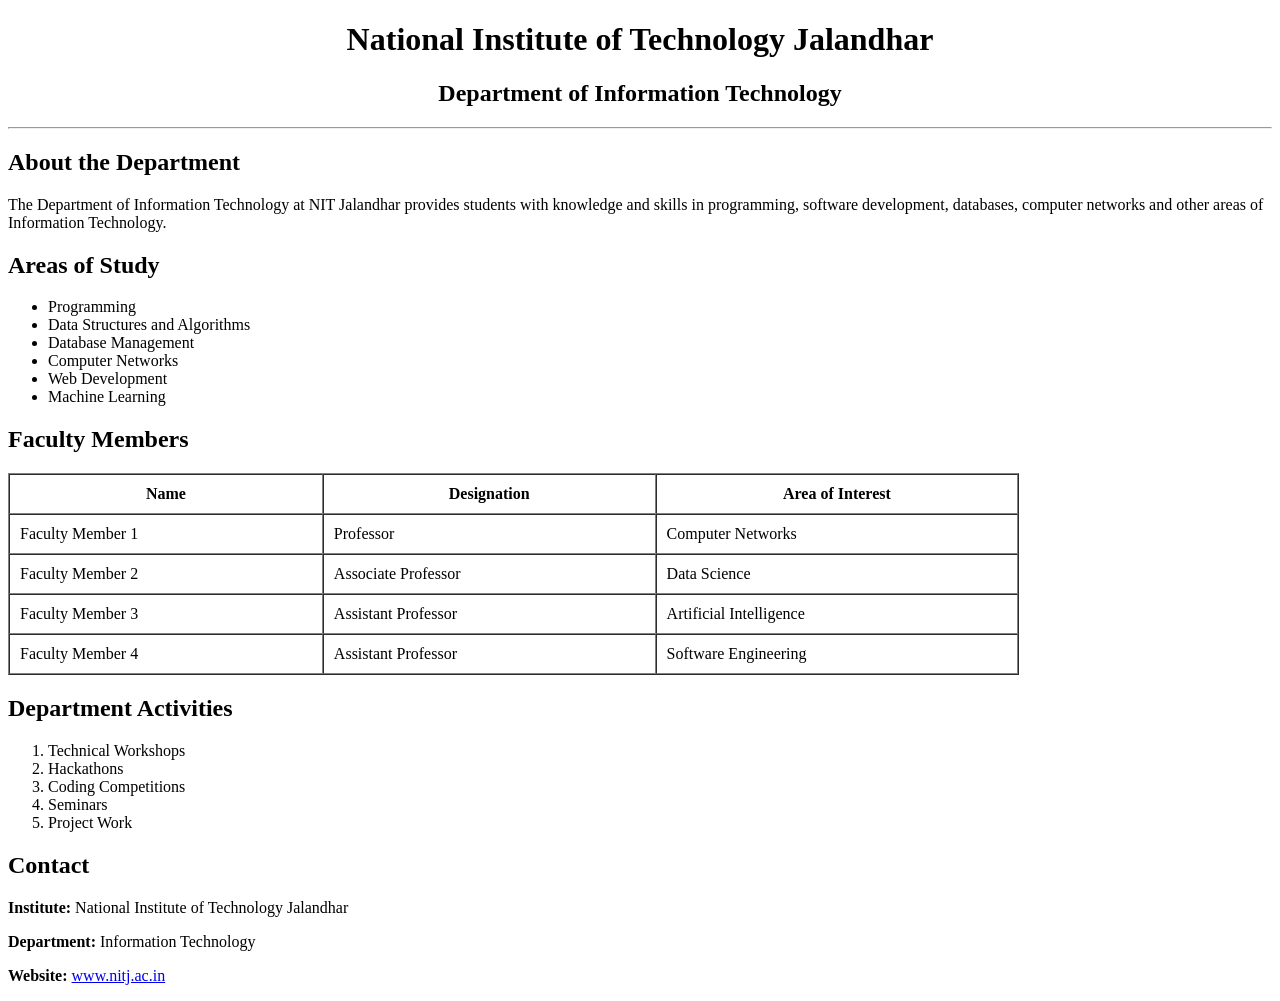
<file: 06_WT/Local_Labs_and_Notes/webd_lab/lab1/IT_DEPT.html>
<!DOCTYPE html>
<html>
<head>
    <title>IT Department - NIT Jalandhar</title>
</head>

<body>

    <h1 align="center">National Institute of Technology Jalandhar</h1>

    <h2 align="center">Department of Information Technology</h2>

    <hr>

    <h2>About the Department</h2>

    <p>
        The Department of Information Technology at NIT Jalandhar
        provides students with knowledge and skills in programming,
        software development, databases, computer networks and other
        areas of Information Technology.
    </p>

    <h2>Areas of Study</h2>

    <ul>
        <li>Programming</li>
        <li>Data Structures and Algorithms</li>
        <li>Database Management</li>
        <li>Computer Networks</li>
        <li>Web Development</li>
        <li>Machine Learning</li>
    </ul>

    <h2>Faculty Members</h2>

    <table border="1" cellpadding="10" cellspacing="0" width="80%">

        <tr>
            <th>Name</th>
            <th>Designation</th>
            <th>Area of Interest</th>
        </tr>

        <tr>
            <td>Faculty Member 1</td>
            <td>Professor</td>
            <td>Computer Networks</td>
        </tr>

        <tr>
            <td>Faculty Member 2</td>
            <td>Associate Professor</td>
            <td>Data Science</td>
        </tr>

        <tr>
            <td>Faculty Member 3</td>
            <td>Assistant Professor</td>
            <td>Artificial Intelligence</td>
        </tr>

        <tr>
            <td>Faculty Member 4</td>
            <td>Assistant Professor</td>
            <td>Software Engineering</td>
        </tr>

    </table>

    <h2>Department Activities</h2>

    <ol>
        <li>Technical Workshops</li>
        <li>Hackathons</li>
        <li>Coding Competitions</li>
        <li>Seminars</li>
        <li>Project Work</li>
    </ol>

    <h2>Contact</h2>

    <p>
        <b>Institute:</b> National Institute of Technology Jalandhar
    </p>

    <p>
        <b>Department:</b> Information Technology
    </p>

    <p>
        <b>Website:</b>
        <a href="https://www.nitj.ac.in">www.nitj.ac.in</a>
    </p>

</body>
</html>
</file>
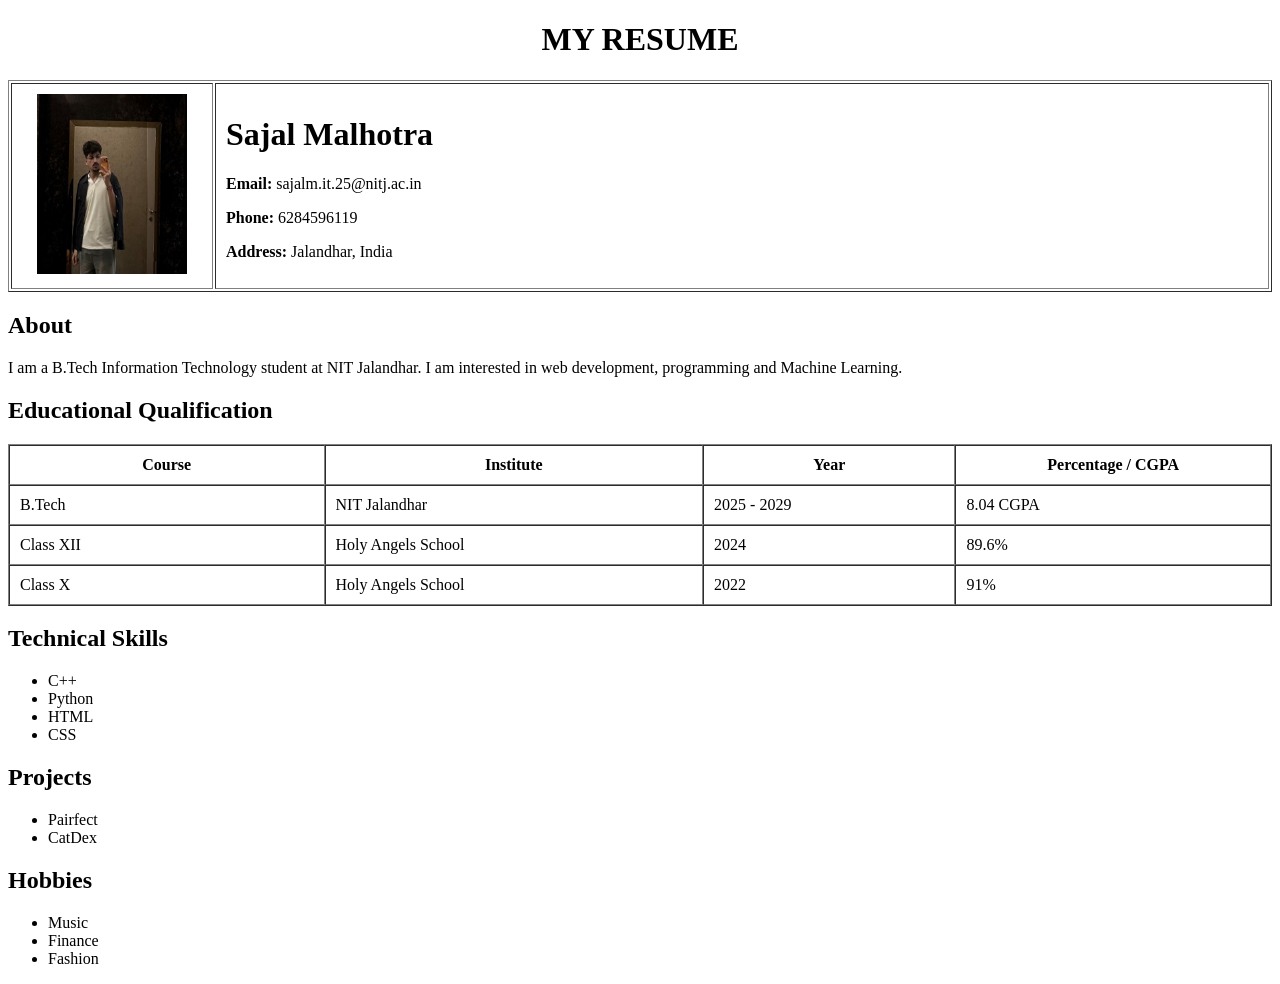
<file: 06_WT/Local_Labs_and_Notes/webd_lab/lab1/resume.html>
<!DOCTYPE html>
<html>
<head>
    <title>My Resume</title>
</head>

<body>

    <h1 align="center">MY RESUME</h1>

    <table border="1" cellpadding="10" width="100%">

        <tr>

            <td width="180" align="center" valign="middle">
                <img src="image.png"
                     alt="My Photo"
                     width="150"
                     height="180">
            </td>

            <td valign="middle">

                <h1>Sajal Malhotra</h1>

                <p>
                    <b>Email:</b> sajalm.it.25@nitj.ac.in
                </p>

                <p>
                    <b>Phone:</b> 6284596119
                </p>

                <p>
                    <b>Address:</b> Jalandhar, India
                </p>

            </td>

        </tr>

    </table>


    <h2>About</h2>

    <p>
        I am a B.Tech Information Technology student at NIT Jalandhar.
        I am interested in web development, programming and Machine Learning.
    </p>


    <h2>Educational Qualification</h2>

    <table border="1" cellpadding="10" cellspacing="0" width="100%">

        <tr>
            <th width="25%">Course</th>
            <th width="30%">Institute</th>
            <th width="20%">Year</th>
            <th width="25%">Percentage / CGPA</th>
        </tr>

        <tr>
            <td>B.Tech</td>
            <td>NIT Jalandhar</td>
            <td>2025 - 2029</td>
            <td>8.04 CGPA</td>
        </tr>

        <tr>
            <td>Class XII</td>
            <td>Holy Angels School</td>
            <td>2024</td>
            <td>89.6%</td>
        </tr>

        <tr>
            <td>Class X</td>
            <td>Holy Angels School</td>
            <td>2022</td>
            <td>91%</td>
        </tr>

    </table>


    <h2>Technical Skills</h2>

    <ul>
        <li>C++</li>
        <li>Python</li>
        <li>HTML</li>
        <li>CSS</li>
    </ul>


    <h2>Projects</h2>

    <ul>
        <li>Pairfect</li>
        <li>CatDex</li>
    </ul>


    <h2>Hobbies</h2>

    <ul>
        <li>Music</li>
        <li>Finance</li>
        <li>Fashion</li>
    </ul>

</body>
</html>
</file>
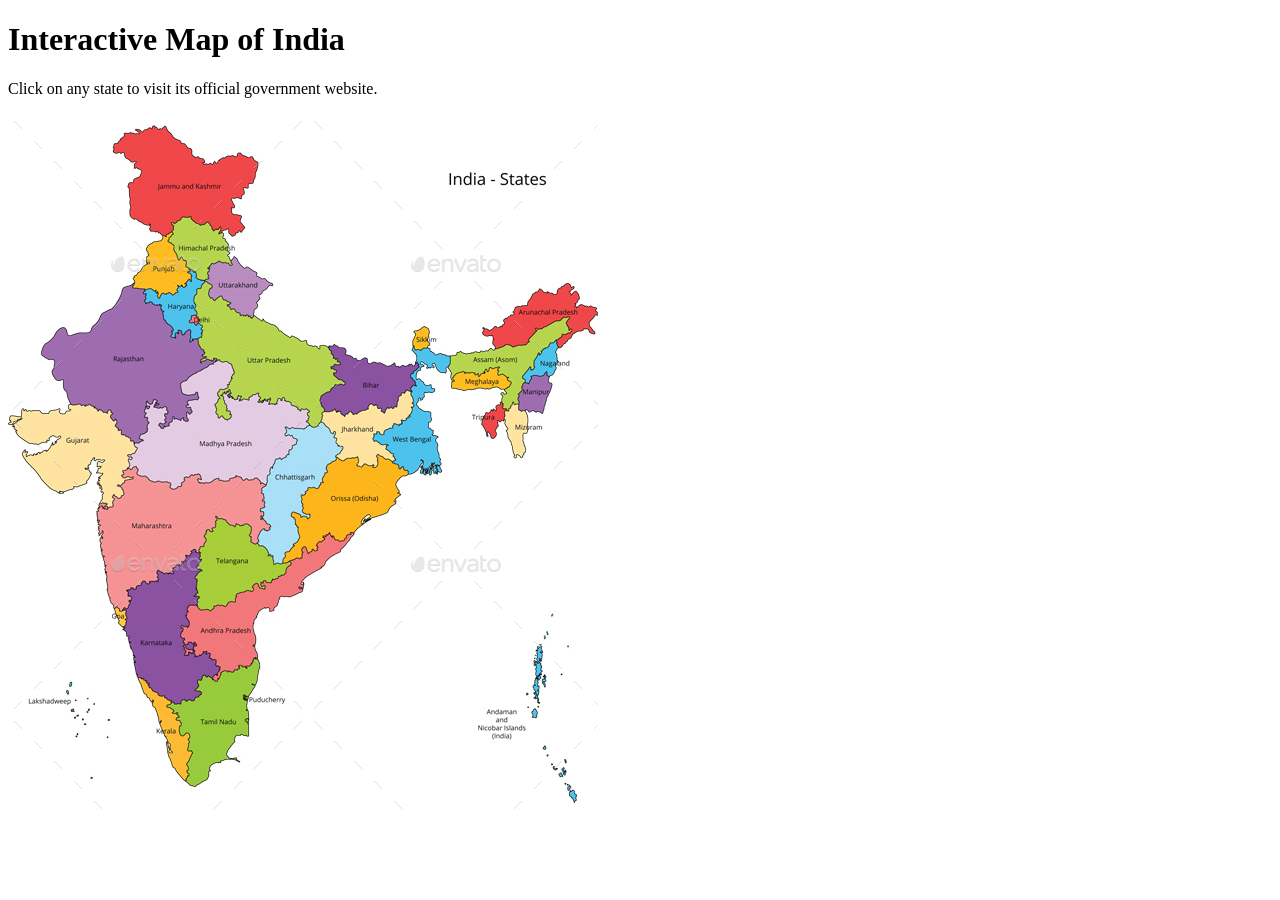
<file: 06_WT/Local_Labs_and_Notes/webd_lab/lab2/imagemap.html>
<!DOCTYPE html>
<html>
<head>
    <title>India State Map</title>
</head>

<body>

    <h1>Interactive Map of India</h1>
    <p>Click on any state to visit its official government website.</p>

    <img src="India-Map-States-Colored.jpg"
         alt="Map of India"
         width="590"
         height="700"
         usemap="#indiaMap">

    <map name="indiaMap">

        <!-- Jammu & Kashmir -->
        <area shape="poly"
              coords="105,30,150,12,190,25,220,42,245,50,240,90,220,115,195,105,175,125,145,115,120,100,105,70"
              href="https://jk.gov.in/"
              alt="Jammu and Kashmir"
              title="Jammu and Kashmir">

        <!-- Himachal Pradesh -->
        <area shape="poly"
              coords="164,103,190,103,211,116,205,140,180,145,160,130"
              href="https://himachal.nic.in/"
              alt="Himachal Pradesh"
              title="Himachal Pradesh">

        <!-- Punjab -->
        <area shape="poly"
              coords="132,130,162,128,178,145,165,168,135,160,125,145"
              href="https://punjab.gov.in/"
              alt="Punjab"
              title="Punjab">

        <!-- Haryana -->
        <area shape="poly"
              coords="145,160,175,148,190,165,180,195,155,205,140,185"
              href="http://www.haryana.gov.in/"
              alt="Haryana"
              title="Haryana">

        <!-- Uttarakhand -->
        <area shape="poly"
              coords="190,145,220,140,235,158,215,180,190,175"
              href="https://uk.gov.in/"
              alt="Uttarakhand"
              title="Uttarakhand">

        <!-- Rajasthan -->
        <area shape="poly"
              coords="35,180,75,165,125,170,155,200,145,260,120,290,80,285,45,260,30,225"
              href="http://rajasthan.gov.in/"
              alt="Rajasthan"
              title="Rajasthan">

        <!-- Uttar Pradesh -->
        <area shape="poly"
              coords="180,175,220,170,270,180,320,205,335,240,300,260,260,250,220,240,180,220"
              href="http://up.gov.in/"
              alt="Uttar Pradesh"
              title="Uttar Pradesh">

        <!-- Sikkim -->
        <area shape="poly"
              coords="400,210,410,205,417,215,412,228,402,225"
              href="https://sikkim.gov.in/"
              alt="Sikkim"
              title="Sikkim">

        <!-- Bihar -->
        <area shape="poly"
              coords="320,225,365,215,405,230,400,265,365,275,325,260"
              href="http://gov.bih.nic.in/"
              alt="Bihar"
              title="Bihar">

        <!-- Gujarat -->
        <area shape="poly"
              coords="5,290,45,285,85,300,105,330,85,360,55,350,30,335,10,315"
              href="https://gujaratindia.gov.in/"
              alt="Gujarat"
              title="Gujarat">

        <!-- Madhya Pradesh -->
        <area shape="poly"
              coords="115,285,175,270,225,275,265,295,255,345,215,365,165,355,120,335"
              href="https://www.mp.gov.in/"
              alt="Madhya Pradesh"
              title="Madhya Pradesh">

        <!-- Jharkhand -->
        <area shape="poly"
              coords="325,270,365,270,390,290,375,325,340,320,320,300"
              href="https://www.jharkhand.gov.in/"
              alt="Jharkhand"
              title="Jharkhand">

        <!-- West Bengal -->
        <area shape="poly"
              coords="390,270,425,260,450,275,445,320,425,350,405,335,390,305"
              href="https://wb.gov.in/"
              alt="West Bengal"
              title="West Bengal">

        <!-- Assam -->
        <area shape="poly"
              coords="455,235,490,225,530,230,550,245,530,260,490,255,455,250"
              href="https://assam.gov.in/"
              alt="Assam"
              title="Assam">

        <!-- Arunachal Pradesh -->
        <area shape="poly"
              coords="495,190,535,175,580,185,588,205,550,220,515,215"
              href="http://arunachalpradesh.gov.in/"
              alt="Arunachal Pradesh"
              title="Arunachal Pradesh">

        <!-- Nagaland -->
        <area shape="poly"
              coords="535,245,555,235,570,245,560,265,540,265"
              href="https://nagaland.gov.in/"
              alt="Nagaland"
              title="Nagaland">

        <!-- Manipur -->
        <area shape="poly"
              coords="525,270,545,265,555,280,545,300,525,295"
              href="https://manipur.gov.in/"
              alt="Manipur"
              title="Manipur">

        <!-- Meghalaya -->
        <area shape="poly"
              coords="455,255,490,255,510,270,490,285,455,280"
              href="https://meghalaya.gov.in/"
              alt="Meghalaya"
              title="Meghalaya">

        <!-- Tripura -->
        <area shape="poly"
              coords="485,290,500,285,505,310,495,325,485,315"
              href="https://tripura.gov.in/"
              alt="Tripura"
              title="Tripura">

        <!-- Mizoram -->
        <area shape="poly"
              coords="510,305,525,300,535,330,525,355,510,340"
              href="https://mizoram.nic.in/"
              alt="Mizoram"
              title="Mizoram">

        <!-- Chhattisgarh -->
        <area shape="poly"
              coords="250,315,295,300,330,315,340,350,315,375,275,365,250,345"
              href="https://www.cgstate.gov.in/"
              alt="Chhattisgarh"
              title="Chhattisgarh">

        <!-- Maharashtra -->
        <area shape="poly"
              coords="90,355,145,350,200,360,245,380,230,425,180,440,125,420,95,395"
              href="https://www.maharashtra.gov.in/"
              alt="Maharashtra"
              title="Maharashtra">

        <!-- Goa -->
        <area shape="poly"
              coords="105,455,115,450,120,462,112,475,104,468"
              href="https://www.goa.gov.in/"
              alt="Goa"
              title="Goa">

        <!-- Telangana -->
        <area shape="poly"
              coords="190,415,225,405,250,425,245,460,220,475,190,455"
              href="https://www.telangana.gov.in/"
              alt="Telangana"
              title="Telangana">

        <!-- Karnataka -->
        <area shape="poly"
              coords="125,425,180,440,190,480,175,535,145,560,120,530,110,485"
              href="https://www.karnataka.gov.in/"
              alt="Karnataka"
              title="Karnataka">

        <!-- Andhra Pradesh -->
        <area shape="poly"
              coords="190,475,230,460,265,480,275,520,245,545,205,535,180,510"
              href="https://www.ap.gov.in/"
              alt="Andhra Pradesh"
              title="Andhra Pradesh">

        <!-- Kerala -->
        <area shape="poly"
              coords="115,525,140,545,145,590,135,630,120,645,105,610,105,570"
              href="https://kerala.gov.in/"
              alt="Kerala"
              title="Kerala">

        <!-- Tamil Nadu -->
        <area shape="poly"
              coords="145,545,180,535,205,555,200,600,180,635,145,650,135,615"
              href="http://www.tn.gov.in/"
              alt="Tamil Nadu"
              title="Tamil Nadu">

    </map>

</body>
</html>
</file>
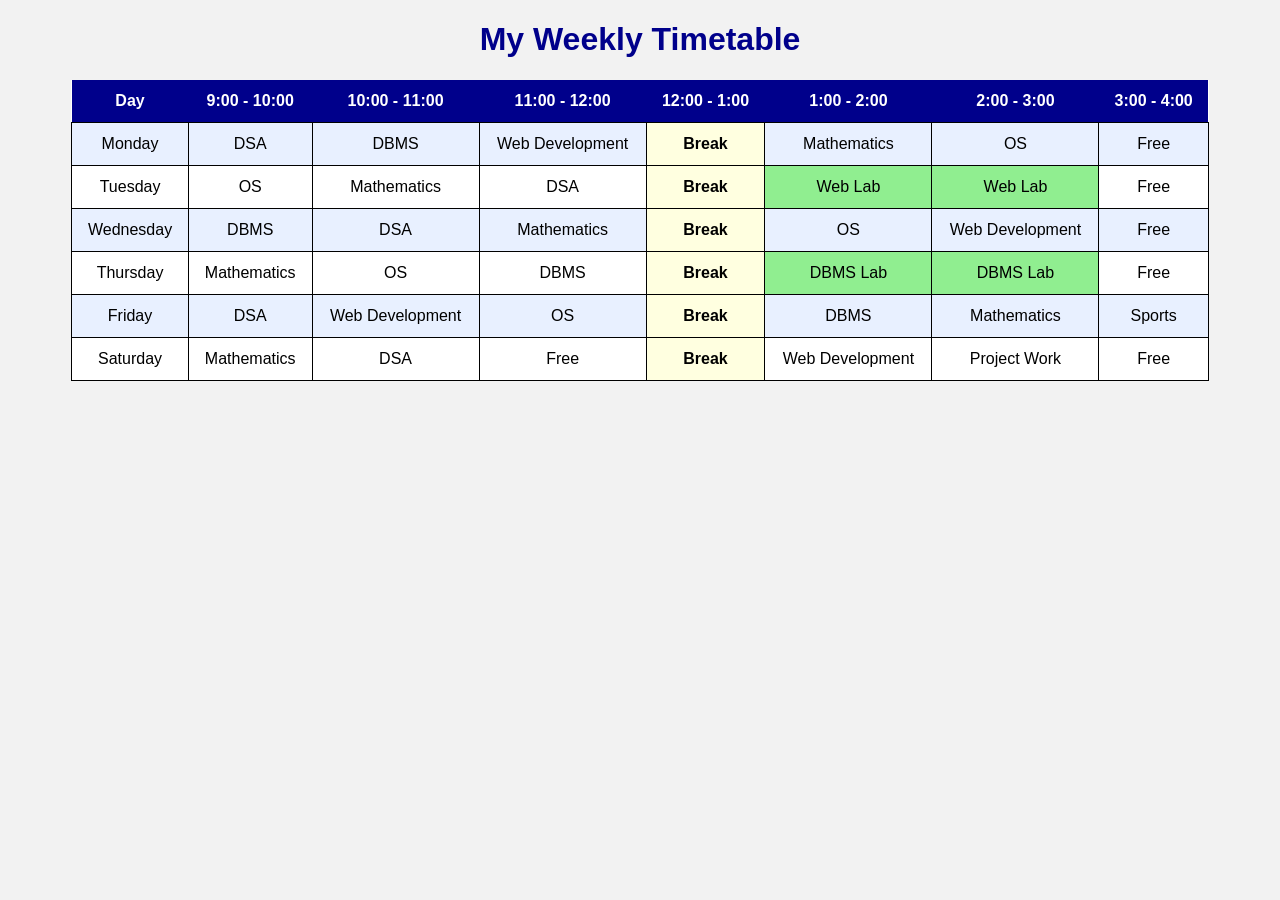
<file: 06_WT/Local_Labs_and_Notes/webd_lab/lab2/timetable.html>
<!DOCTYPE html>
<html>
<head>
    <title>My Timetable</title>

    <style>
        body {
            font-family: Arial, sans-serif;
            background-color: #f2f2f2;
        }

        h1 {
            text-align: center;
            color: darkblue;
        }

        table {
            width: 90%;
            margin: auto;
            border-collapse: collapse;
            background-color: white;
        }

        th {
            background-color: darkblue;
            color: white;
            padding: 12px;
        }

        td {
            border: 1px solid black;
            text-align: center;
            padding: 12px;
        }

        tr:nth-child(even) {
            background-color: #e8f0ff;
        }

        .break {
            background-color: lightyellow;
            font-weight: bold;
        }

        .lab {
            background-color: lightgreen;
        }
    </style>
</head>

<body>

    <h1>My Weekly Timetable</h1>

    <table>

        <tr>
            <th>Day</th>
            <th>9:00 - 10:00</th>
            <th>10:00 - 11:00</th>
            <th>11:00 - 12:00</th>
            <th>12:00 - 1:00</th>
            <th>1:00 - 2:00</th>
            <th>2:00 - 3:00</th>
            <th>3:00 - 4:00</th>
        </tr>

        <tr>
            <td>Monday</td>
            <td>DSA</td>
            <td>DBMS</td>
            <td>Web Development</td>
            <td class="break">Break</td>
            <td>Mathematics</td>
            <td>OS</td>
            <td>Free</td>
        </tr>

        <tr>
            <td>Tuesday</td>
            <td>OS</td>
            <td>Mathematics</td>
            <td>DSA</td>
            <td class="break">Break</td>
            <td class="lab">Web Lab</td>
            <td class="lab">Web Lab</td>
            <td>Free</td>
        </tr>

        <tr>
            <td>Wednesday</td>
            <td>DBMS</td>
            <td>DSA</td>
            <td>Mathematics</td>
            <td class="break">Break</td>
            <td>OS</td>
            <td>Web Development</td>
            <td>Free</td>
        </tr>

        <tr>
            <td>Thursday</td>
            <td>Mathematics</td>
            <td>OS</td>
            <td>DBMS</td>
            <td class="break">Break</td>
            <td class="lab">DBMS Lab</td>
            <td class="lab">DBMS Lab</td>
            <td>Free</td>
        </tr>

        <tr>
            <td>Friday</td>
            <td>DSA</td>
            <td>Web Development</td>
            <td>OS</td>
            <td class="break">Break</td>
            <td>DBMS</td>
            <td>Mathematics</td>
            <td>Sports</td>
        </tr>

        <tr>
            <td>Saturday</td>
            <td>Mathematics</td>
            <td>DSA</td>
            <td>Free</td>
            <td class="break">Break</td>
            <td>Web Development</td>
            <td>Project Work</td>
            <td>Free</td>
        </tr>

    </table>

</body>
</html>
</file>
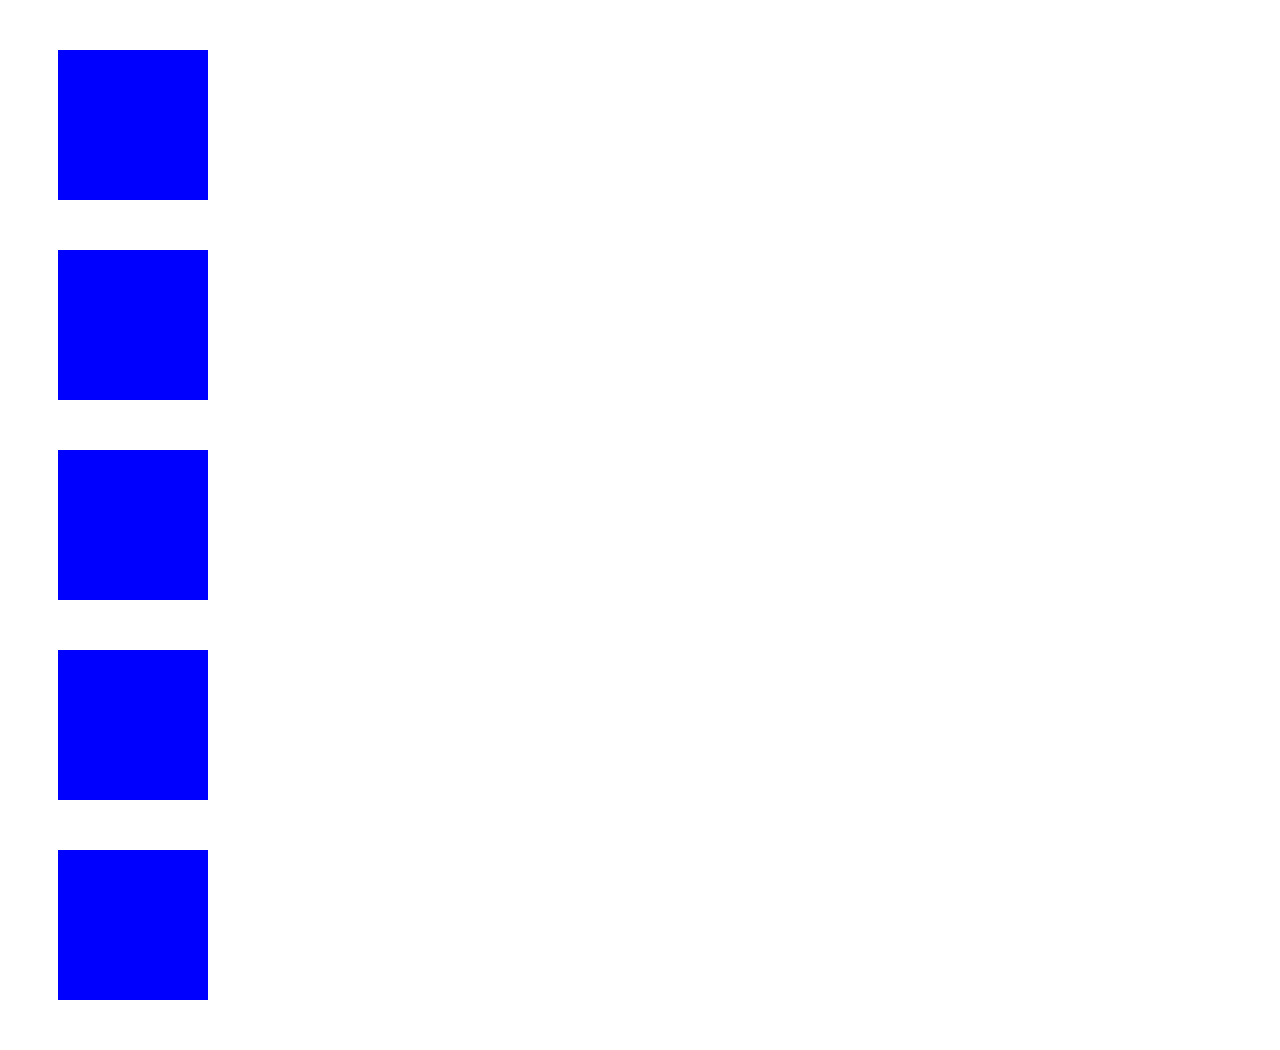
<file: 06_WT/Local_Labs_and_Notes/webd_lab/lab7/index1.html>
<!DOCTYPE html>
<html lang="en">
<head>
  <meta charset="UTF-8">
  <meta name="viewport" content="width=device-width, initial-scale=1.0">
  <title>Document</title>
  <link rel="stylesheet" href="style1.css">
</head>
<body>

<div class="box linear"></div>

<div class="box ease"></div>

<div class="box ease-in"></div>

<div class="box ease-out"></div>

<div class="box ease-in-out"></div>

</body>
</html>
</file>
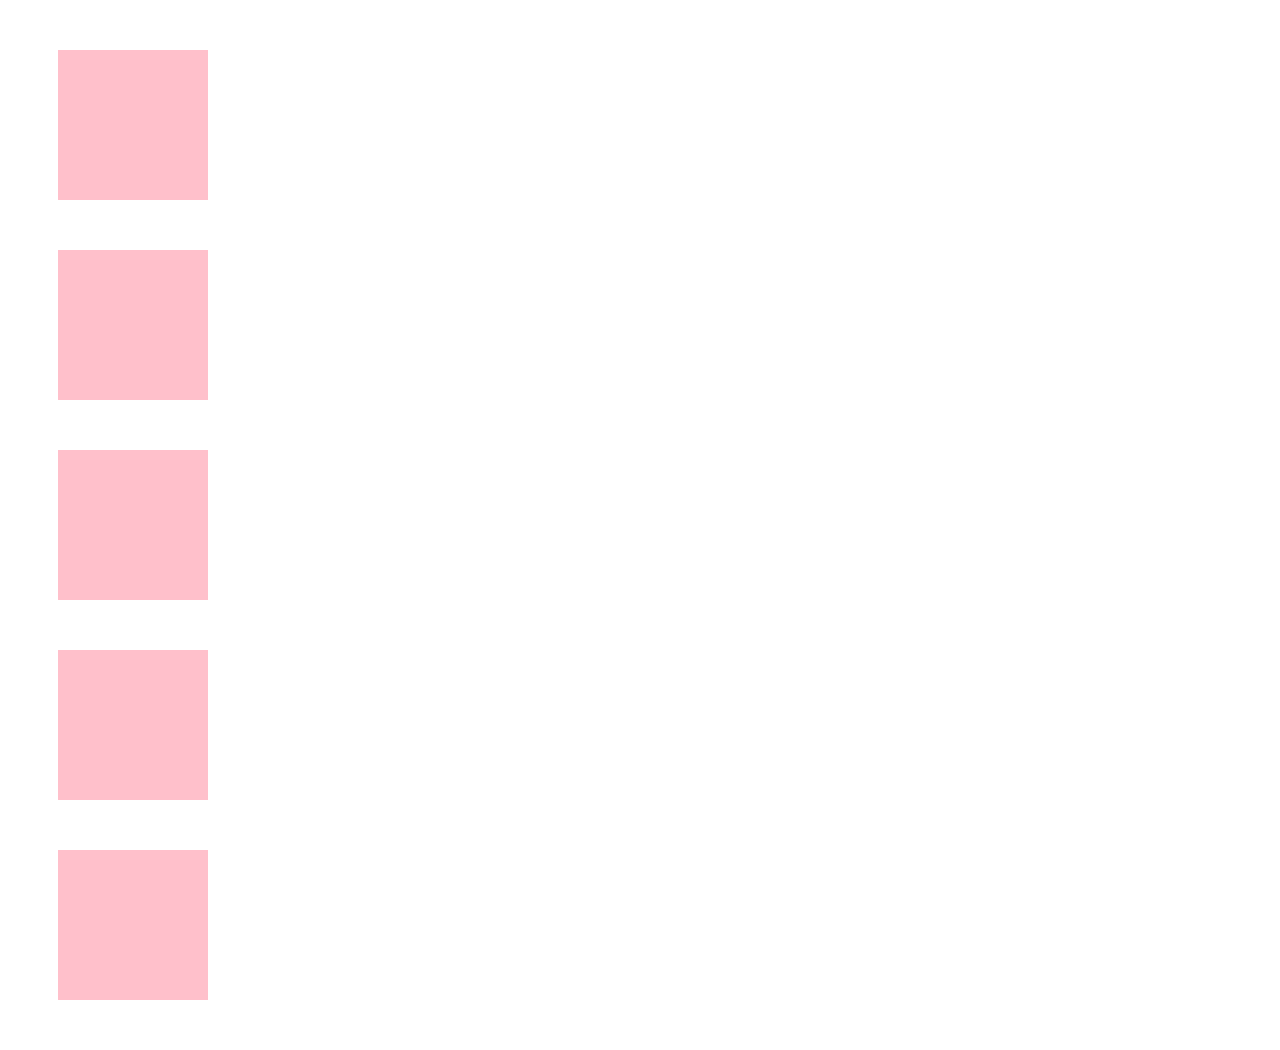
<file: 06_WT/Local_Labs_and_Notes/webd_lab/lab7/index2.html>
<!DOCTYPE html>
<html lang="en">
<head>
  <meta charset="UTF-8">
  <meta name="viewport" content="width=device-width, initial-scale=1.0">
  <title>Document</title>
  <link rel="stylesheet" href="style2.css">
</head>
<body>
  <div class="box linear"></div>
  <div class="box ease"></div>
  <div class="box ease-in"></div>
  <div class="box ease-out"></div>  
  <div class="box ease-in-out"></div>
</body>
</html>
</file>
<file: 06_WT/Local_Labs_and_Notes/webd_lab/lab2/style.css>
.external {
    color: blue;
    font-size: 24px;
    background-color: lightpink;
    padding: 10px;
}
</file>
<file: 06_WT/Local_Labs_and_Notes/webd_lab/lab3/style.css>
body {
    font-family: Arial, sans-serif;
    background-color: #f2f2f2;
    margin: 0;
    padding: 0;
}

main {
    width: 500px;
    margin: 50px auto;
}

h1 {
    text-align: center;
    color: #333;
    margin-bottom: 25px;
}

fieldset {
    background-color: white;
    border: 1px solid #aaa;
    border-radius: 10px;
    padding: 25px;
    box-shadow: 0 0 10px rgba(0, 0, 0, 0.2);
}

legend {
    font-size: 20px;
    font-weight: bold;
    color: #0f77ee;
    padding: 0 10px;
    margin: 0 auto;
    width: fit-content;
    transform: translateY(10px);
}

p {
    margin-bottom: 20px;
}

label {
    font-weight: bold;
    color: #333;
}

input[type="text"],
select,
textarea {
    width: 100%;
    padding: 10px;
    margin-top: 7px;
    border: 1px solid #aaa;
    border-radius: 5px;
    box-sizing: border-box;
    font-size: 15px;
}

input[type="radio"],
input[type="checkbox"] {
    margin-right: 5px;
}

input[type="radio"] + label,
input[type="checkbox"] + label {
    font-weight: normal;
}

textarea {
    resize: vertical;
}

input[type="submit"] {
    width: 100%;
    padding: 12px;
    background-color: #007bff;
    color: white;
    border: none;
    border-radius: 5px;
    font-size: 16px;
    cursor: pointer;
}

input[type="submit"]:hover {
    background-color: #0056b3;
}
</file>
<file: 06_WT/Local_Labs_and_Notes/webd_lab/lab4/style.css>
* {
    margin: 0;
    padding: 0;
    box-sizing: border-box;
}



body {
    font-family: Arial, sans-serif;
    line-height: 1.6;
    color: #222;
    background-color: #f5f5f5;
}


header {
    background-color: #123c69;
    color: white;
    text-align: center;
    padding: 30px 20px;
}

.header-container h1 {
    font-size: 30px;
    margin-bottom: 10px;
}

.header-container h2 {
    font-size: 22px;
    font-weight: normal;
}



nav {
    background-color: #0b2745;
    padding: 15px;
}

.nav-container {
    text-align: center;
}

.nav-container a {
    color: white;
    text-decoration: none;
    margin: 0 20px;
    font-weight: bold;
}

.nav-container a:hover {
    color: #ffd166;
}



.hero {
    min-height: 400px;

    background-color: #1d5a91;

    display: flex;
    justify-content: center;
    align-items: center;

    text-align: center;
    color: white;

    padding: 40px 20px;
}

.hero-content {
    max-width: 800px;
}

.hero h2 {
    font-size: 40px;
    margin-bottom: 20px;
}

.hero p {
    font-size: 20px;
    margin-bottom: 30px;
}



.button {
    display: inline-block;

    background-color: #ffd166;
    color: #222;

    padding: 12px 25px;

    text-decoration: none;

    border-radius: 5px;

    font-weight: bold;
}

.button:hover {
    background-color: #ffb703;
}



.section {
    padding: 60px 20px;
    background-color: white;
}

.light {
    background-color: #eef3f8;
}

.container {
    max-width: 1100px;
    margin: auto;
}

.section h2 {
    text-align: center;

    color: #123c69;

    font-size: 32px;

    margin-bottom: 25px;
}

.section p {
    font-size: 17px;
    margin-bottom: 15px;
}



.cards {
    display: flex;

    gap: 25px;

    justify-content: center;

    margin-top: 30px;
}

.card {
    background-color: white;

    padding: 25px;

    flex: 1;

    border-radius: 10px;

    box-shadow: 0 4px 10px rgba(0, 0, 0, 0.12);
}

.card:hover {
    transform: translateY(-5px);
}

.card h3 {
    color: #123c69;

    margin-bottom: 12px;
}



.contact {
    text-align: center;

    background-color: #eef3f8;
}



footer {
    background-color: #0b2745;

    color: white;

    text-align: center;

    padding: 20px;
}
</file>
<file: 06_WT/Local_Labs_and_Notes/webd_lab/lab5/style.css>
* {
    box-sizing: border-box;
}

html {
    scroll-behavior: smooth;
}

body {
    margin: 0;
    font-family: Arial, sans-serif;
    background: #f4f7fb;
    color: #222;
}

.top {
    background: #071d3b;
    color: white;
    padding: 8px 7%;
    display: flex;
    justify-content: space-between;
    font-size: 13px;
}

.head {
    background: white;
    padding: 20px 7%;
    display: flex;
    align-items: center;
    gap: 15px;
}



.head h1 {
    margin: 0;
    color: #073b78;
}

.head p {
    margin: 3px 0;
    color: #666;
}

nav {
    background: #508ed0;
    padding: 14px;
    text-align: center;
}

nav a {
    color: white;
    text-decoration: none;
    margin: 0 15px;
    font-weight: bold;
}

nav a:hover {
    color: #ffd43b;
}

.hero {
    max-width: none;
    height: 430px;
    margin: 0;
    padding: 120px 8%;
    color: white;
    background: linear-gradient(#4f86c6cc, #071d3bcc),
                url("https://images.unsplash.com/photo-1518770660439-4636190af475")
                center/cover;
}

.hero h2 {
    font-size: 48px;
    max-width: 700px;
    margin: 0 0 15px;
}

.hero p {
    font-size: 20px;
}

.btn {
    display: inline-block;
    background: #ffd43b;
    color: #111;
    padding: 12px 20px;
    margin-top: 15px;
    border-radius: 5px;
    text-decoration: none;
    font-weight: bold;
}

section:not(.hero) {
    max-width: 1100px;
    margin: 40px auto;
    padding: 40px;
    background: white;
    border-radius: 10px;
}

section h2 {
    color: #073b78;
    margin-top: 0;
}

article p {
    line-height: 1.7;
    color: #555;
}

table {
    width: 100%;
    border-collapse: collapse;
}

th, td {
    padding: 15px;
    border: 1px solid #ddd;
    text-align: left;
}

th {
    background: #0756a8;
    color: white;
}

.cards {
    display: flex;
    gap: 20px;
    flex-wrap: wrap;
}

.card {
    flex: 1;
    min-width: 200px;
    padding: 22px;
    background: #f4f7fb;
    border-left: 5px solid #0756a8;
    border-radius: 5px;
}

.card h3 {
    color: #073b78;
}

.card p,
.card small {
    color: #666;
}

.notice {
    background: #eef5ff !important;
}

details {
    padding: 15px;
    margin: 10px 0;
    background: white;
    border-radius: 5px;
}

summary {
    color: #0756a8;
    font-weight: bold;
    cursor: pointer;
}

address {
    line-height: 1.8;
    font-style: normal;
}

address a {
    color: #0756a8;
}

footer {
    background: #071d3b;
    color: white;
    text-align: center;
    padding: 30px;
}

footer p {
    color: #bbb;
}

@media (max-width: 700px) {

    .top {
        display: block;
        text-align: center;
    }

    nav a {
        display: inline-block;
        margin: 6px;
    }

    .hero h2 {
        font-size: 35px;
    }

    section:not(.hero) {
        margin: 20px;
        padding: 25px;
    }
}
</file>
<file: 06_WT/Local_Labs_and_Notes/webd_lab/lab7/style1.css>
.box {
    margin: 50px;
    background-color: blue;
    height: 150px;
    width: 150px;

    transform: translateX(0);

    transition-duration: 2s;
    transition-property: all;
}


.linear {
    transition-timing-function: linear;
}


.ease {
    transition-timing-function: ease;
}


.ease-in {
    transition-timing-function: ease-in;
}


.ease-out {
    transition-timing-function: ease-out;
}

.ease-in-out {
    transition-timing-function: ease-in-out;
}
.box:hover {
    background-color: red;

    transform:
        scale(0.5)
        translateX(-50px)
        rotate(10deg);

    width: 150px;
    height: 150px;

    box-shadow:
        rgba(0, 0, 0, 0.75)
        10px 10px 20px;
}
</file>
<file: 06_WT/Local_Labs_and_Notes/webd_lab/lab7/style2.css>
.box{
    margin: 50px;
    background-color: pink;
    height: 150px;
    width: 150px;

    transform: translateX(0);

    transition-duration: 2s;
    transition-property: all;
}
.box:hover {
    background-color: red;

    transform:
        scale(0.5)
        translateX(-50px)
        rotate(10deg);

    width: 150px;
    height: 150px;

    box-shadow:
        rgba(0, 0, 0, 0.75)
        9px 9px 19px;
}
.box-linear{
  transition-timing-function: linear;
}
.box-ease{
  transition-timing-funtion: ease;
}
.box-ease-in{
  transition-timing-function: ease-in;
}
.box-ease-out{
  transition-timing-function:ease-out;
}
.box-ease-in-out{
  transition-timing-function:ease-in-out;
}
</file>
